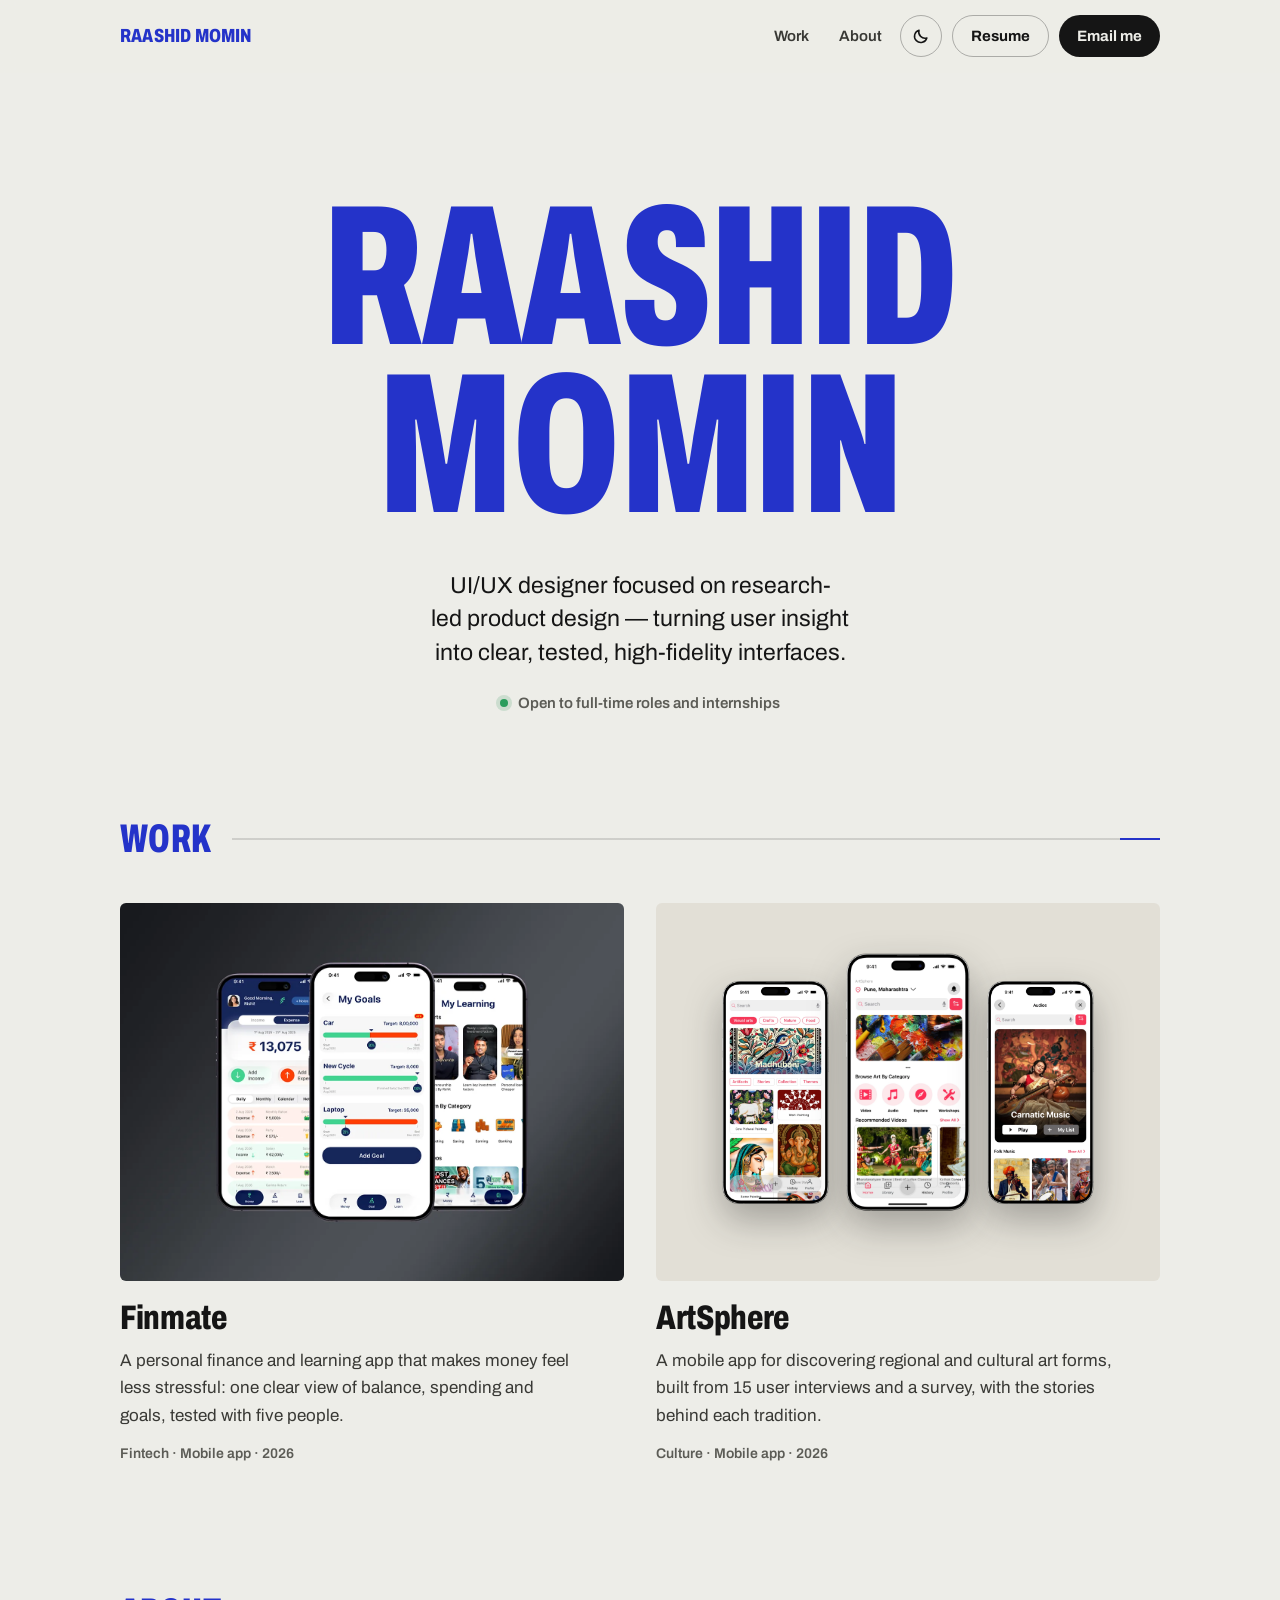
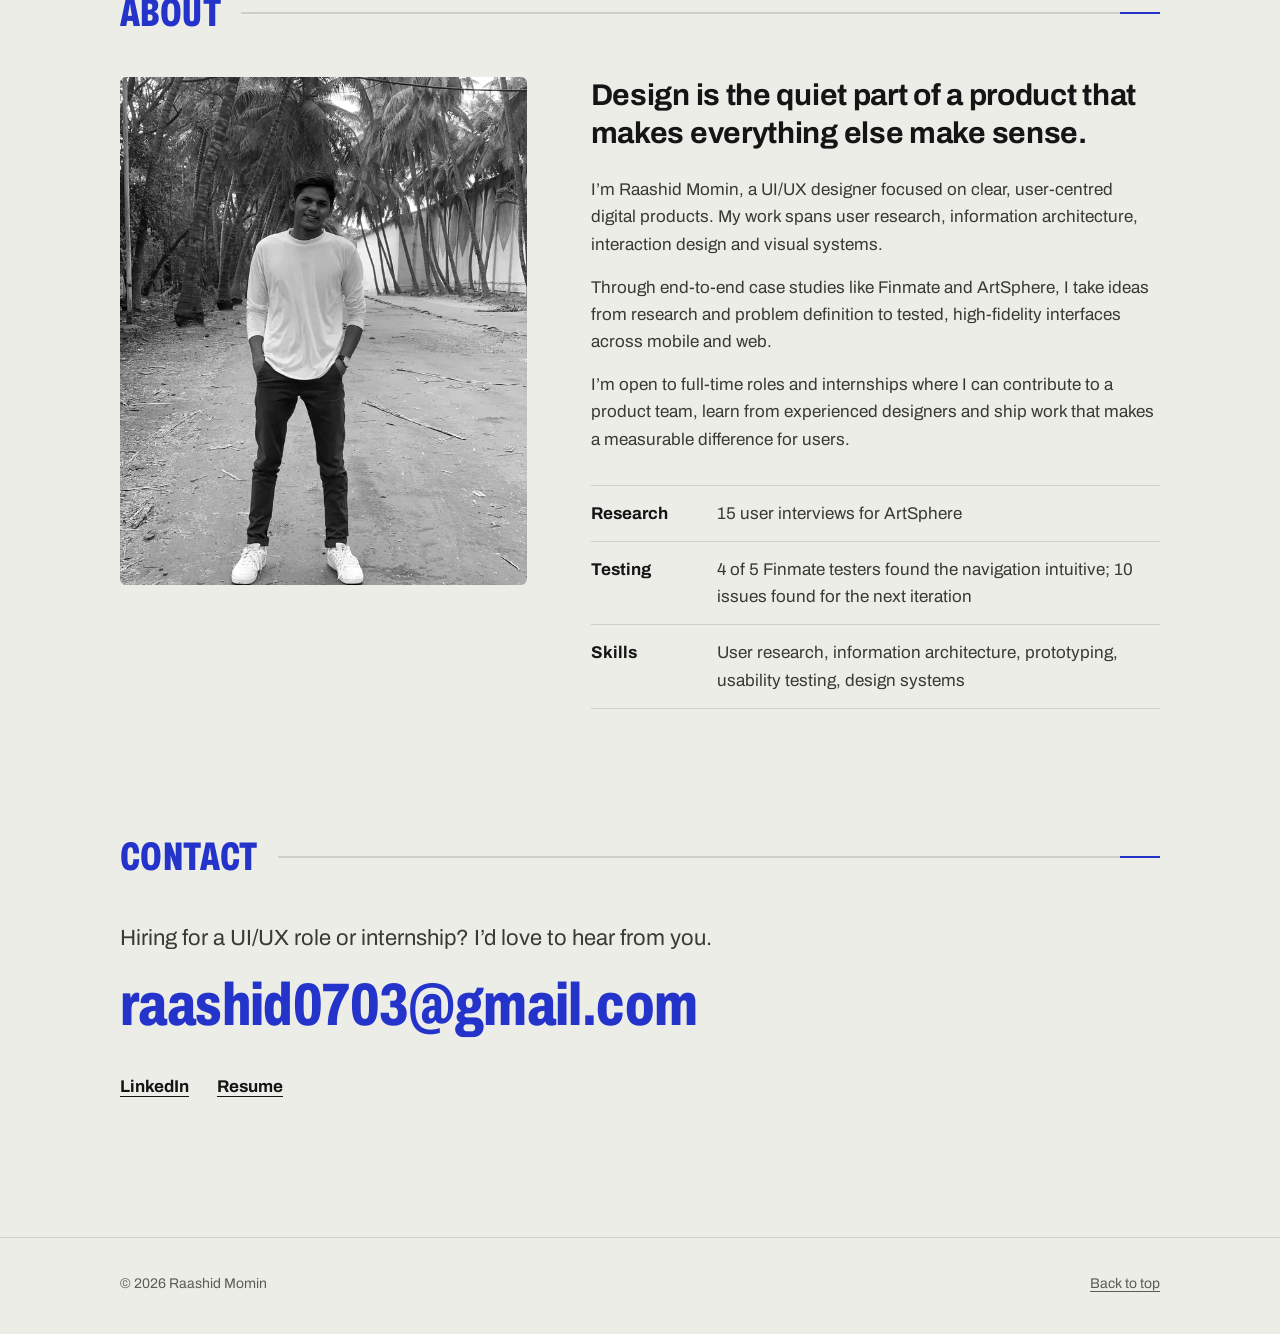
<file: index.html>
<!doctype html>
<html lang="en">
<head>
<meta charset="utf-8">
<meta name="viewport" content="width=device-width, initial-scale=1, viewport-fit=cover">
<title>Raashid Momin — UI/UX Designer</title>
<script>try{var t=localStorage.getItem("rm-theme");if(t==="dark")document.documentElement.setAttribute("data-theme","dark")}catch(e){}</script>
<meta name="description" content="UI/UX designer focused on research-led product design. Case studies: Finmate, a personal finance app, and ArtSphere, an app for discovering regional art.">
<meta name="author" content="Raashid Momin">
<meta name="theme-color" content="#edede8">
<link rel="canonical" href="https://raashid07.github.io/Raashids-Portfolio/">
<meta property="og:type" content="website">
<meta property="og:site_name" content="Raashid Momin">
<meta property="og:title" content="Raashid Momin — UI/UX Designer">
<meta property="og:description" content="UI/UX designer focused on research-led product design. Case studies: Finmate and ArtSphere.">
<meta property="og:url" content="https://raashid07.github.io/Raashids-Portfolio/">
<meta property="og:image" content="https://raashid07.github.io/Raashids-Portfolio/og/index.jpg">
<meta property="og:image:width" content="1200">
<meta property="og:image:height" content="630">
<meta name="twitter:card" content="summary_large_image">
<link rel="icon" href="favicon.svg" type="image/svg+xml">
<link rel="apple-touch-icon" href="apple-touch-icon.png">
<link rel="preload" href="assets/fonts/archivo.woff2" as="font" type="font/woff2" crossorigin>
<link rel="stylesheet" href="site.css">
</head>
<body>
<a class="skip" href="#main">Skip to content</a>

<header class="top" id="top">
  <div class="top-in">
    <a class="mark" href="#top" aria-label="Raashid Momin, back to top">Raashid Momin</a>
    <nav class="top-nav" aria-label="Main">
      <a href="#work">Work</a>
      <a href="#about">About</a>
      <button type="button" class="theme-btn" data-theme-btn aria-pressed="false" aria-label="Dark mode"><svg class="i-moon" viewBox="0 0 20 20" width="18" height="18" aria-hidden="true"><path d="M16.5 12.2A7 7 0 0 1 7.800 3.500a7 7 0 1 0 8.700 8.700z" fill="none" stroke="currentColor" stroke-width="1.700" stroke-linejoin="round"/></svg><svg class="i-sun" viewBox="0 0 20 20" width="18" height="18" aria-hidden="true"><circle cx="10" cy="10" r="3.600" fill="none" stroke="currentColor" stroke-width="1.700"/><path d="M10 2v2.200M10 15.800V18M2 10h2.200M15.800 10H18M4.300 4.300l1.600 1.600M14.100 14.100l1.600 1.600M4.300 15.700l1.600-1.600M14.100 5.900l1.600-1.600" stroke="currentColor" stroke-width="1.700" stroke-linecap="round"/></svg></button>
      <a class="pill pill-line" href="https://drive.google.com/file/d/14lDuTGYT2HKwR5VAYpY5lFybtBi0XCFj/view?usp=sharing" target="_blank" rel="noopener">Resume<span class="sr"> (opens in a new tab)</span></a>
      <a class="pill pill-ink" href="mailto:raashid0703@gmail.com">Email me</a>
    </nav>
  </div>
</header>

<main id="main" tabindex="-1">
  <section class="hero col" aria-labelledby="name">
    <h1 id="name" class="name"><span>Raashid</span> <span>Momin</span></h1>
    <p class="lede">UI/UX designer focused on research-led product design — turning user insight into clear, tested, high-fidelity interfaces.</p>
    <p class="status"><span class="dot" aria-hidden="true"></span>Open to full-time roles and internships</p>
  </section>

  <section class="col block" id="work" aria-labelledby="work-h">
    <h2 class="rule-h" id="work-h">Work</h2>
    <div class="grid">
      <article class="proj">
        <a class="cover cover-fin" href="finmate.html" aria-labelledby="fin-t" aria-describedby="fin-d">
          <img src="assets/finmate-hifi-hero.webp" alt="" width="1399" height="1002" fetchpriority="high" decoding="async">
          <span class="peek" aria-hidden="true">View case study <svg viewBox="0 0 16 16" width="14" height="14"><path d="M4.5 11.5l7-7M6 4.5h5.5V10" fill="none" stroke="currentColor" stroke-width="1.8" stroke-linecap="round" stroke-linejoin="round"/></svg></span>
        </a>
        <div class="proj-txt">
          <h3 id="fin-t"><a href="finmate.html">Finmate</a></h3>
          <p id="fin-d">A personal finance and learning app that makes money feel less stressful: one clear view of balance, spending and goals, tested with five people.</p>
          <p class="tags">Fintech · Mobile app · 2026</p>
        </div>
      </article>
      <article class="proj">
        <a class="cover cover-as" href="artsphere.html" aria-labelledby="as-t" aria-describedby="as-d">
          <span class="phones">
            <img src="assets/as-mock-explore.webp" alt="" width="720" height="1492" decoding="async">
            <img src="assets/as-mock-home.webp" alt="" width="720" height="1492" decoding="async">
            <img src="assets/as-mock-audio.webp" alt="" width="720" height="1492" decoding="async">
          </span>
          <span class="peek" aria-hidden="true">View case study <svg viewBox="0 0 16 16" width="14" height="14"><path d="M4.5 11.5l7-7M6 4.5h5.5V10" fill="none" stroke="currentColor" stroke-width="1.8" stroke-linecap="round" stroke-linejoin="round"/></svg></span>
        </a>
        <div class="proj-txt">
          <h3 id="as-t"><a href="artsphere.html">ArtSphere</a></h3>
          <p id="as-d">A mobile app for discovering regional and cultural art forms, built from 15 user interviews and a survey, with the stories behind each tradition.</p>
          <p class="tags">Culture · Mobile app · 2026</p>
        </div>
      </article>
    </div>
  </section>

  <section class="col block" id="about" aria-labelledby="about-h">
    <h2 class="rule-h" id="about-h">About</h2>
    <div class="about">
      <img class="portrait" src="assets/raashid-portrait.webp" alt="Raashid Momin" width="640" height="853" loading="lazy" decoding="async">
      <div class="about-txt">
        <p class="big">Design is the quiet part of a product that makes everything else make sense.</p>
        <p>I’m Raashid Momin, a UI/UX designer focused on clear, user-centred digital products. My work spans user research, information architecture, interaction design and visual systems.</p>
        <p>Through end-to-end case studies like Finmate and ArtSphere, I take ideas from research and problem definition to tested, high-fidelity interfaces across mobile and web.</p>
        <p>I’m open to full-time roles and internships where I can contribute to a product team, learn from experienced designers and ship work that makes a measurable difference for users.</p>
        <dl class="facts">
          <div><dt>Research</dt><dd>15 user interviews for ArtSphere</dd></div>
          <div><dt>Testing</dt><dd>4 of 5 Finmate testers found the navigation intuitive; 10 issues found for the next iteration</dd></div>
          <div><dt>Skills</dt><dd>User research, information architecture, prototyping, usability testing, design systems</dd></div>
        </dl>
      </div>
    </div>
  </section>

  <section class="col block" id="contact" aria-labelledby="contact-h">
    <h2 class="rule-h" id="contact-h">Contact</h2>
    <p class="contact-lede">Hiring for a UI/UX role or internship? I’d love to hear from you.</p>
    <a class="mail" href="mailto:raashid0703@gmail.com">raashid0703@gmail.com</a>
    <p class="links"><a href="https://www.linkedin.com/in/mohammad-raashidmomin07/" target="_blank" rel="noopener">LinkedIn<span class="sr"> (opens in a new tab)</span></a><a href="https://drive.google.com/file/d/14lDuTGYT2HKwR5VAYpY5lFybtBi0XCFj/view?usp=sharing" target="_blank" rel="noopener">Resume<span class="sr"> (opens in a new tab)</span></a></p>
  </section>
</main>

<footer class="foot">
  <div class="col foot-in">
    <span>© 2026 Raashid Momin</span>
    <a href="#top">Back to top</a>
  </div>
</footer>
<script>(()=>{const t=document.querySelector(".top");const f=()=>t.classList.toggle("is-stuck",scrollY>8);addEventListener("scroll",f,{passive:true});f()})();</script>
<script>(()=>{const b=document.querySelector("[data-theme-btn]");if(!b)return;const r=document.documentElement;const sync=()=>{const d=r.getAttribute("data-theme")==="dark";b.setAttribute("aria-pressed",d);b.setAttribute("aria-label",d?"Light mode":"Dark mode");const m=document.querySelector('meta[name="theme-color"]');if(m)m.content=d?"#141413":"#edede8"};b.addEventListener("click",()=>{const d=r.getAttribute("data-theme")==="dark";if(d)r.removeAttribute("data-theme");else r.setAttribute("data-theme","dark");try{localStorage.setItem("rm-theme",d?"light":"dark")}catch(e){}sync()});sync()})();</script>
</body>
</html>
</file>
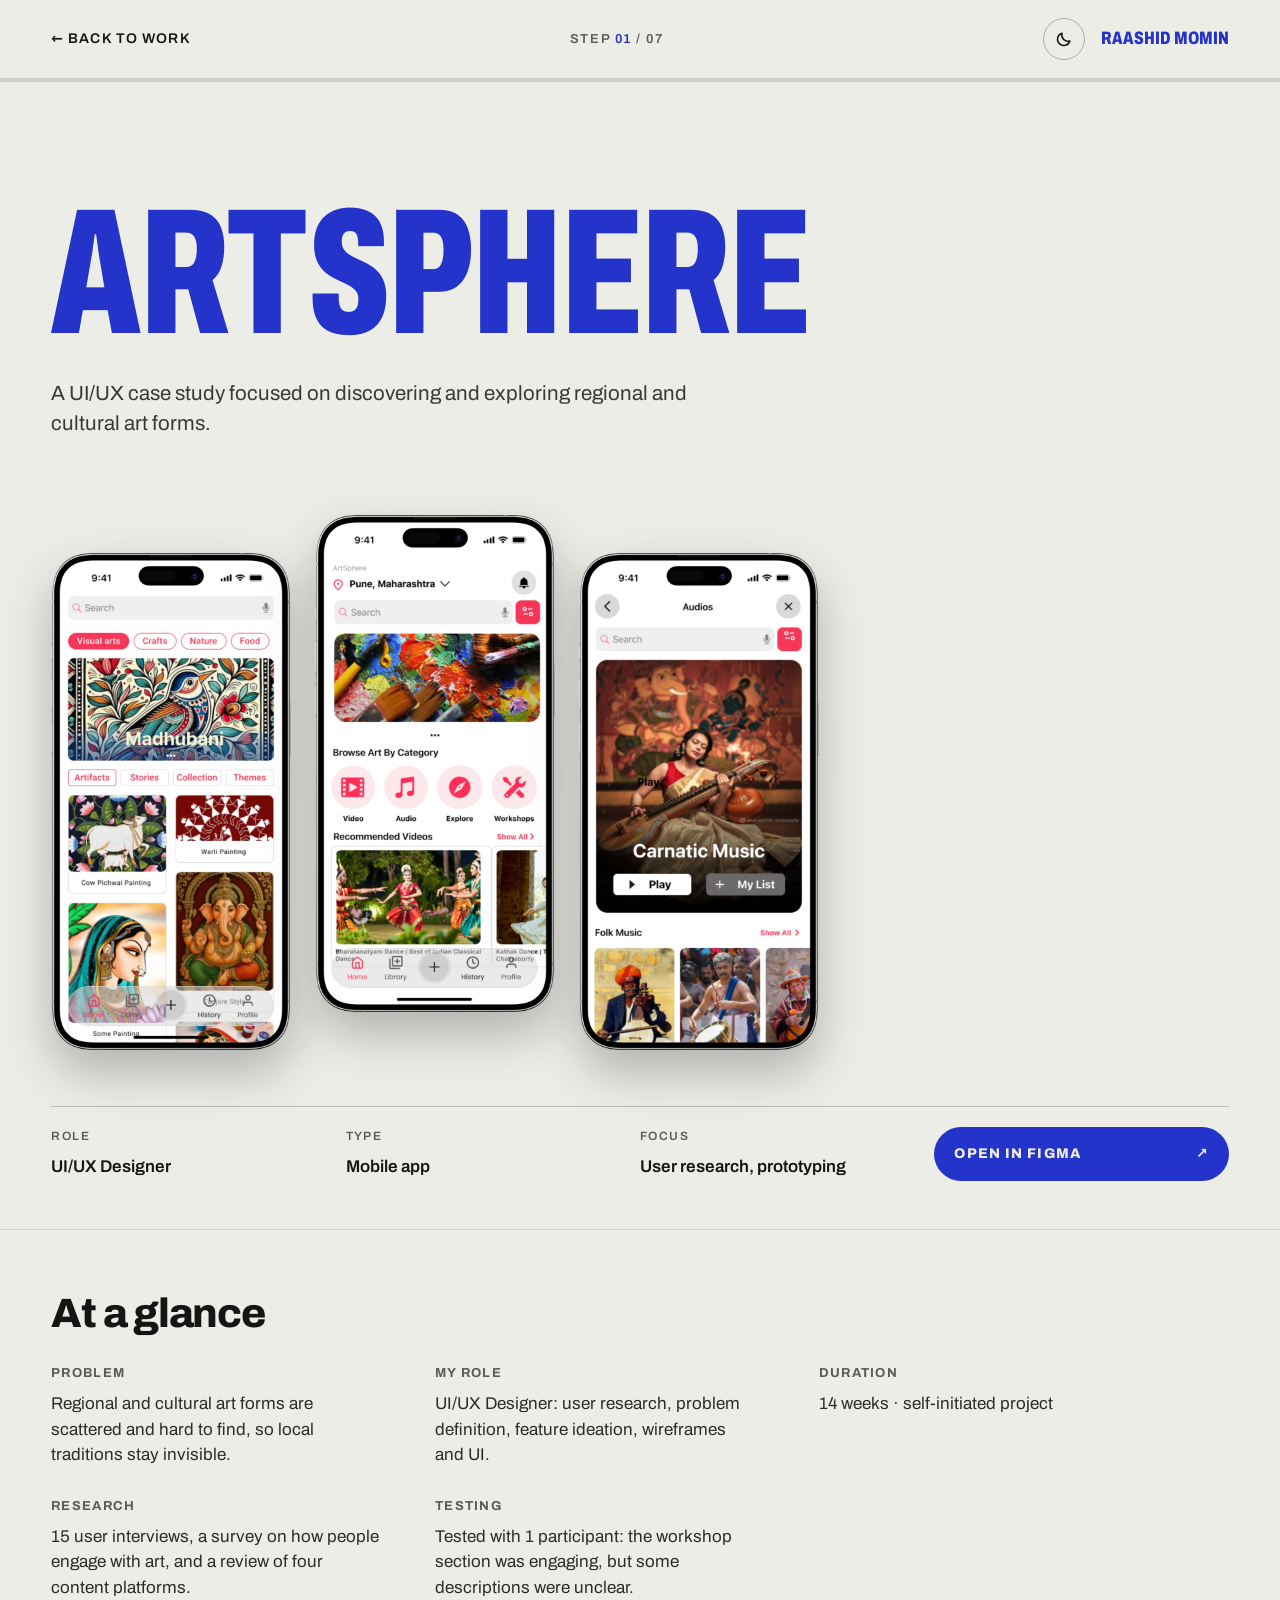
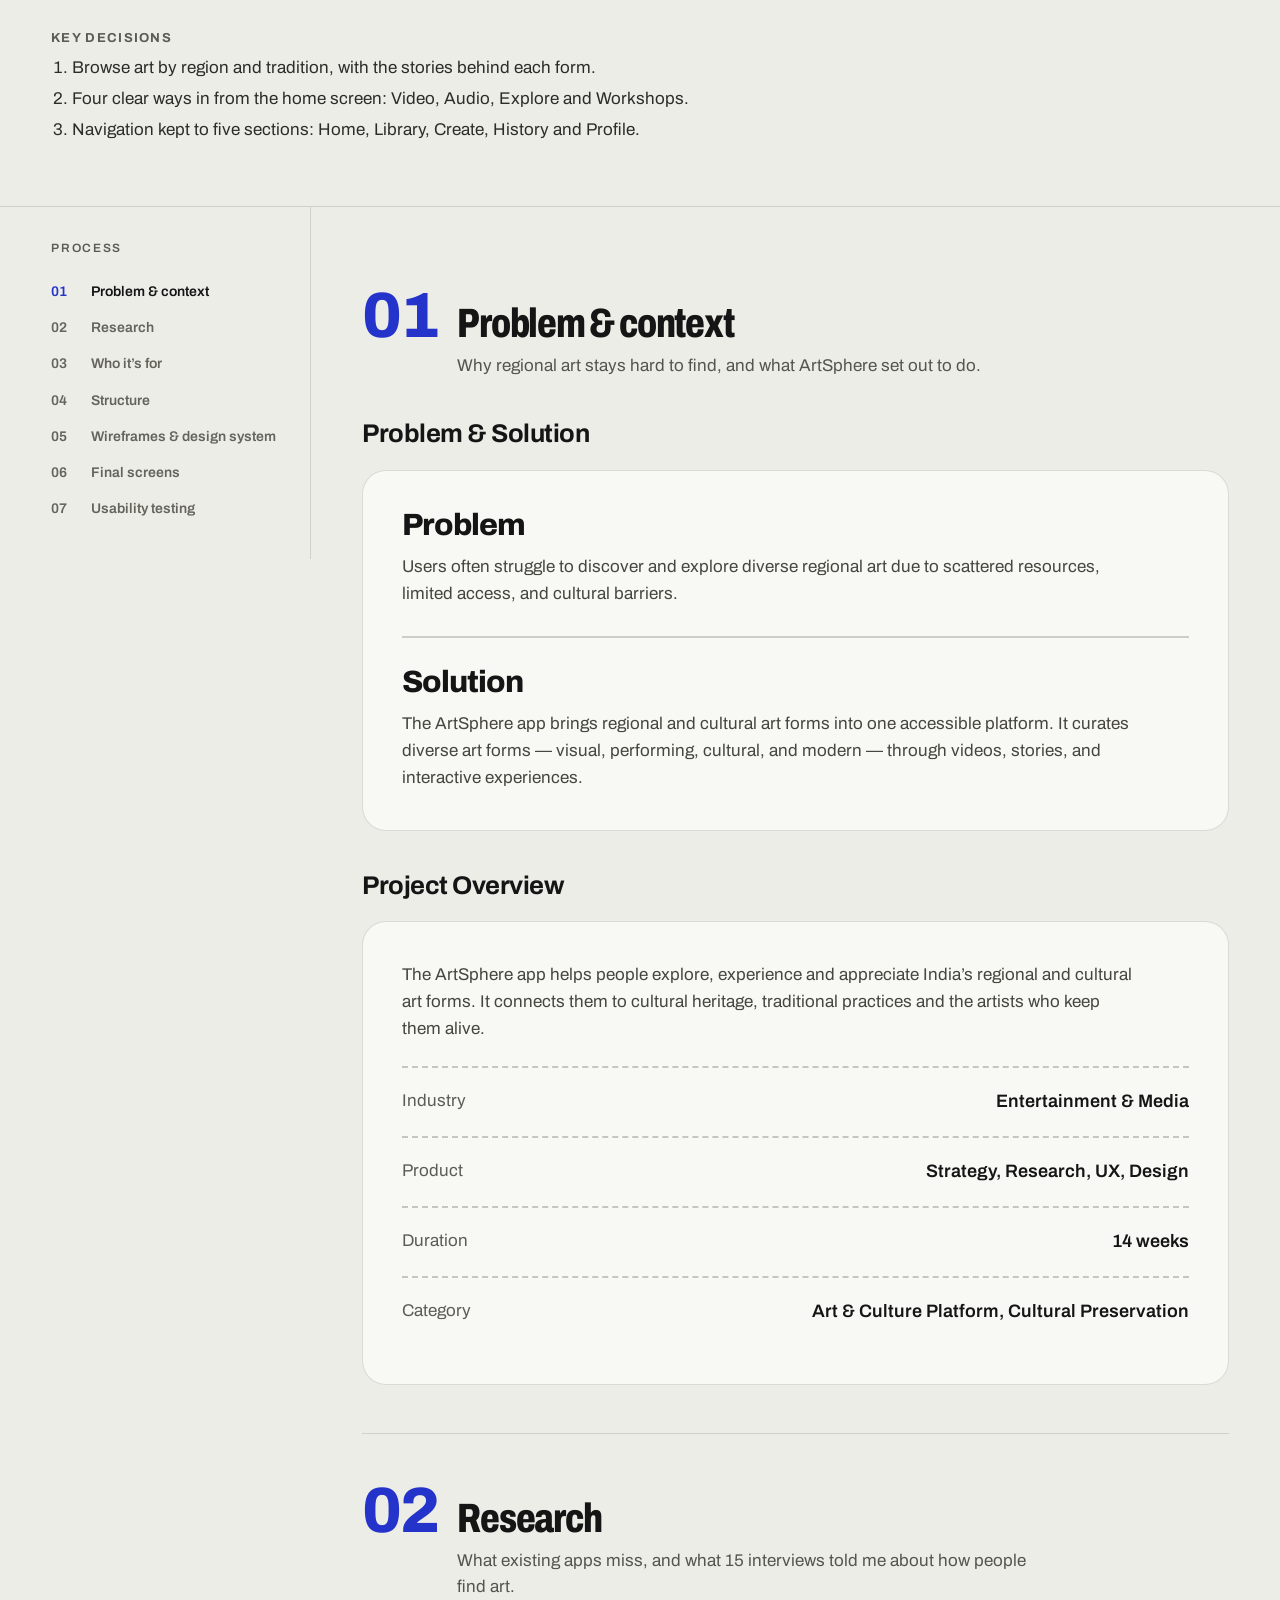
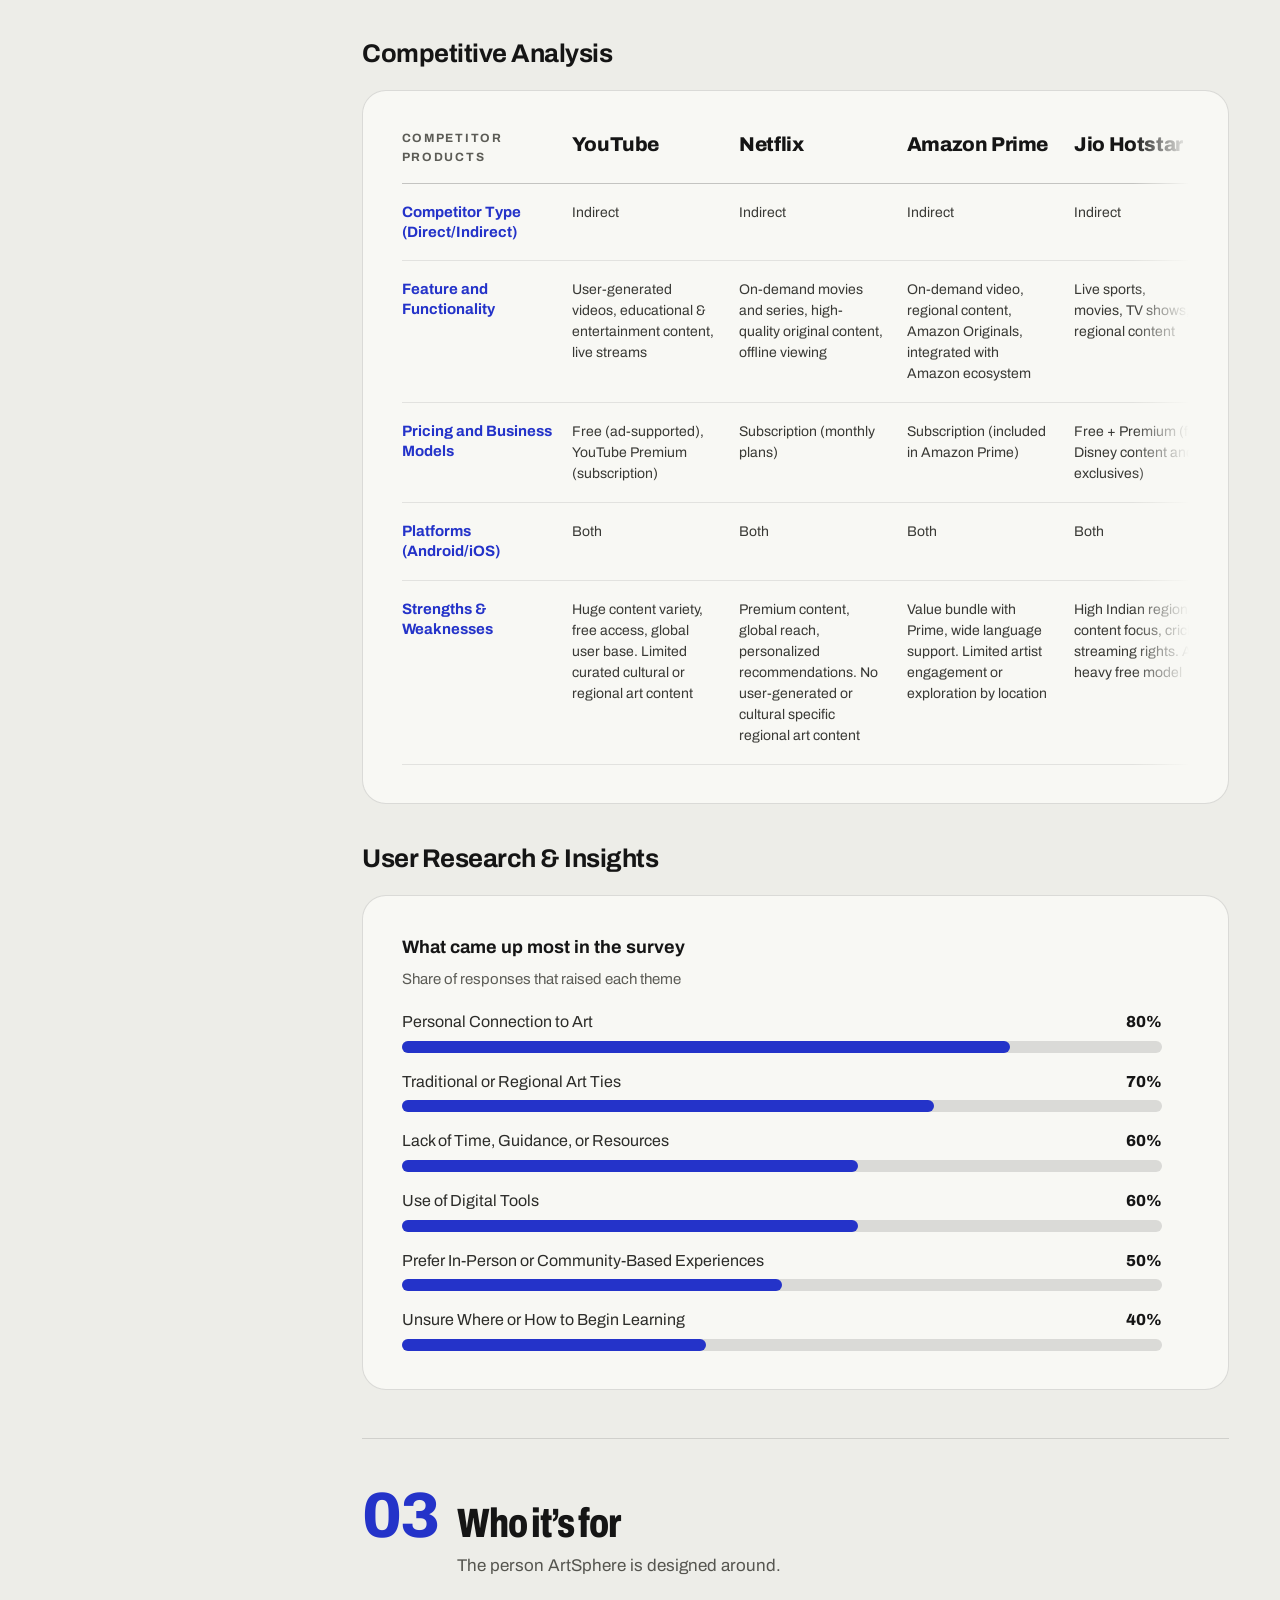
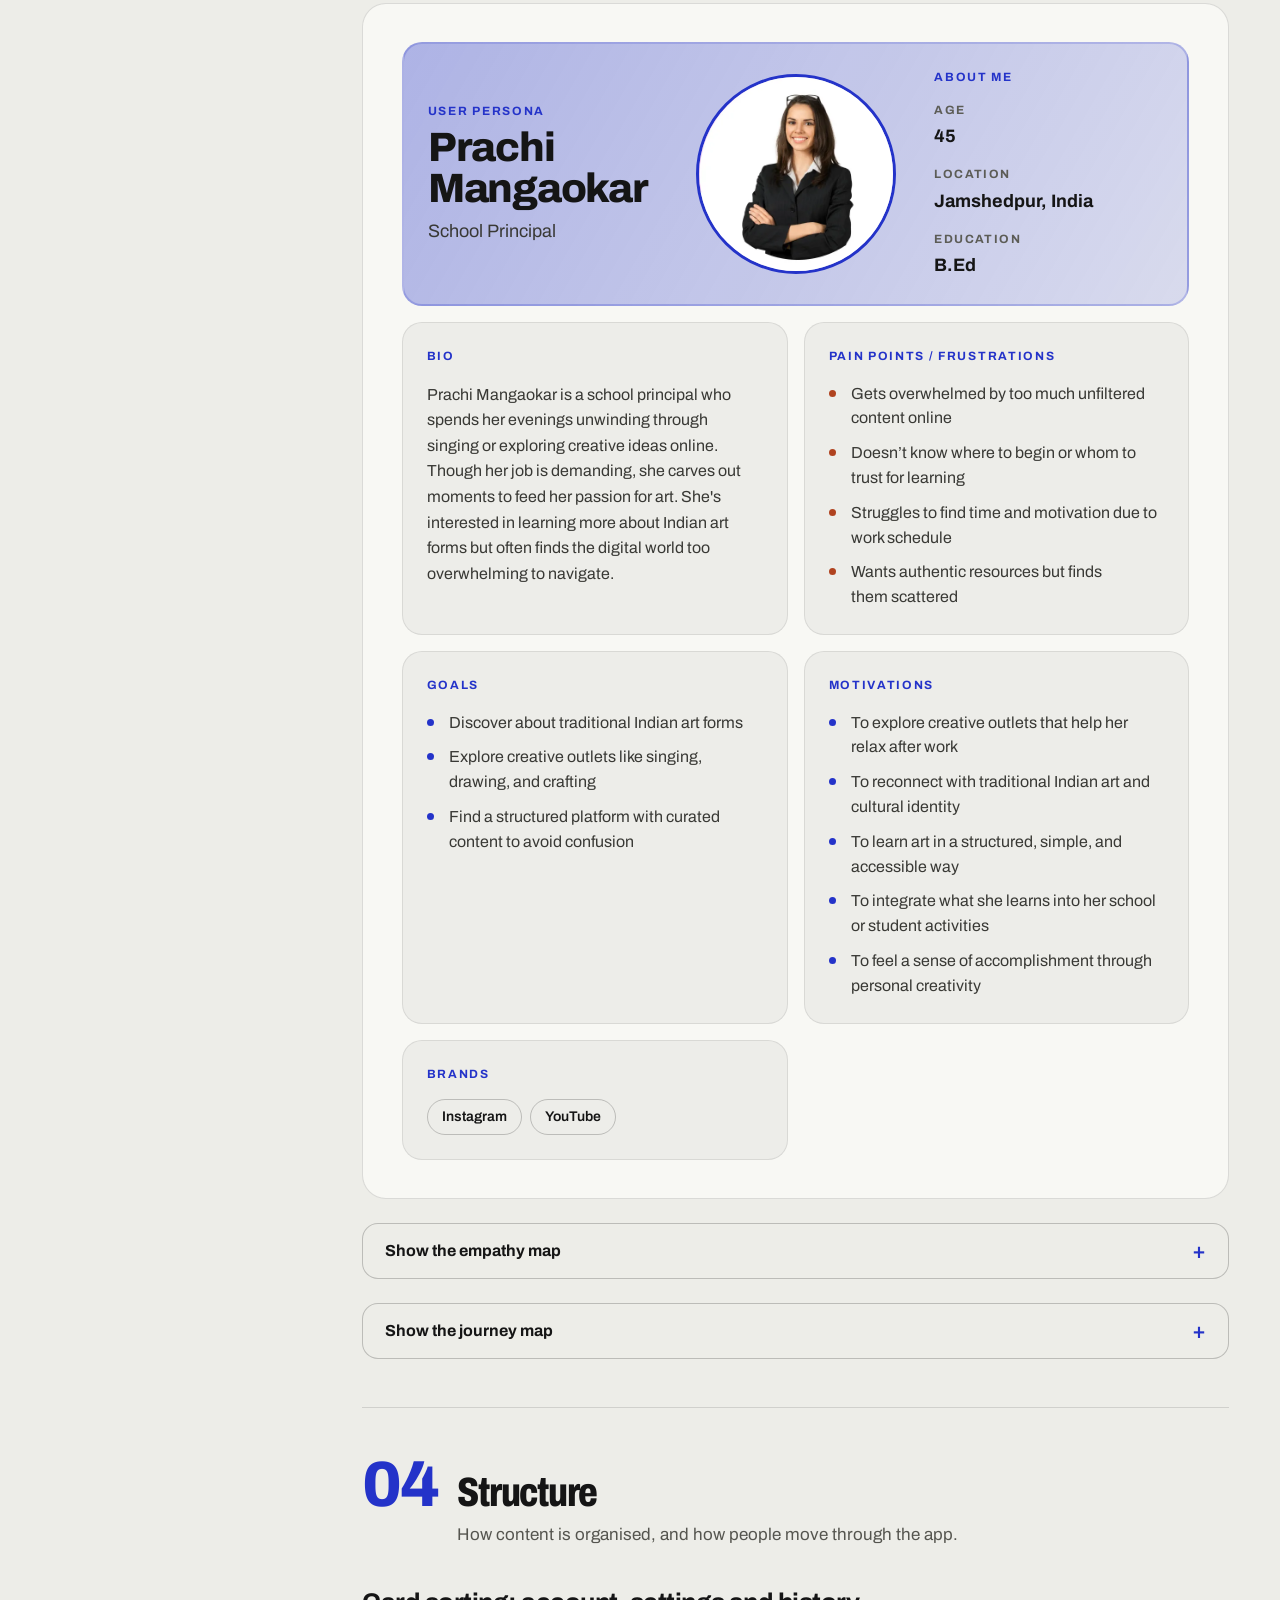
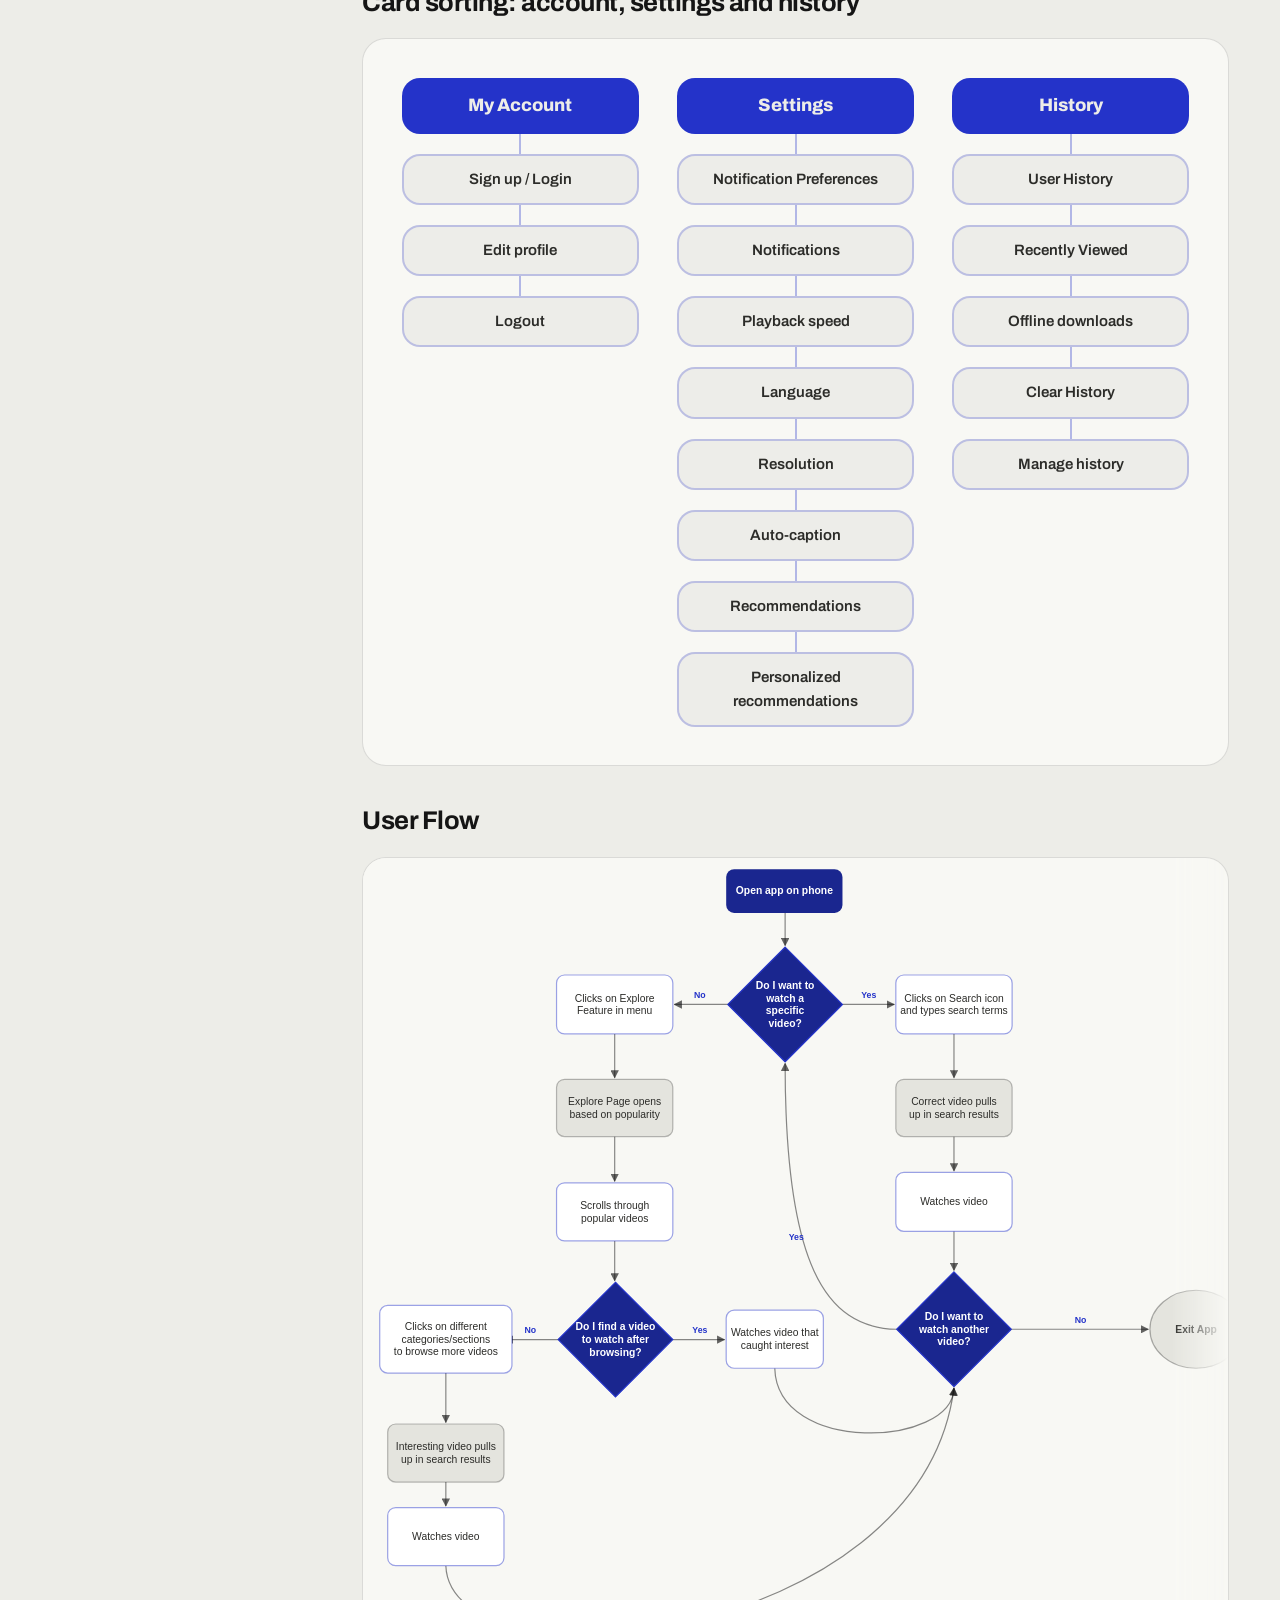
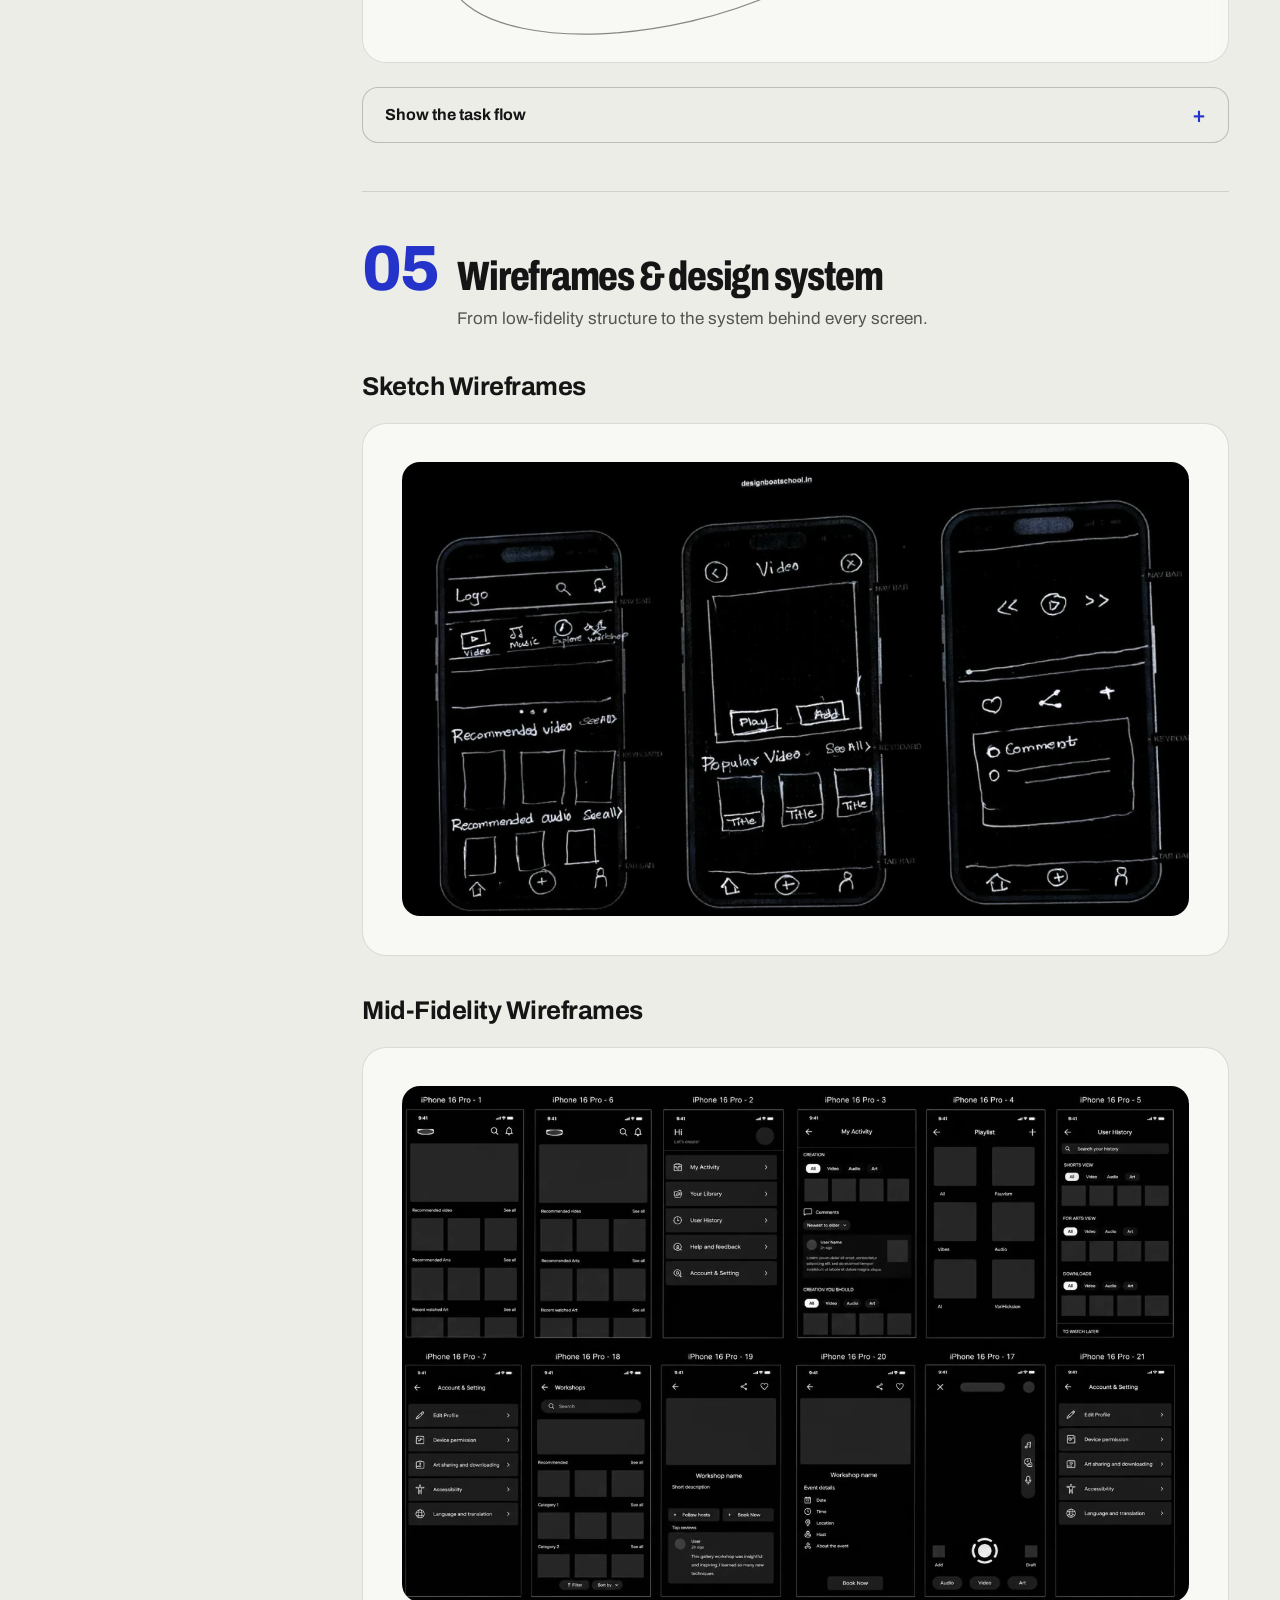
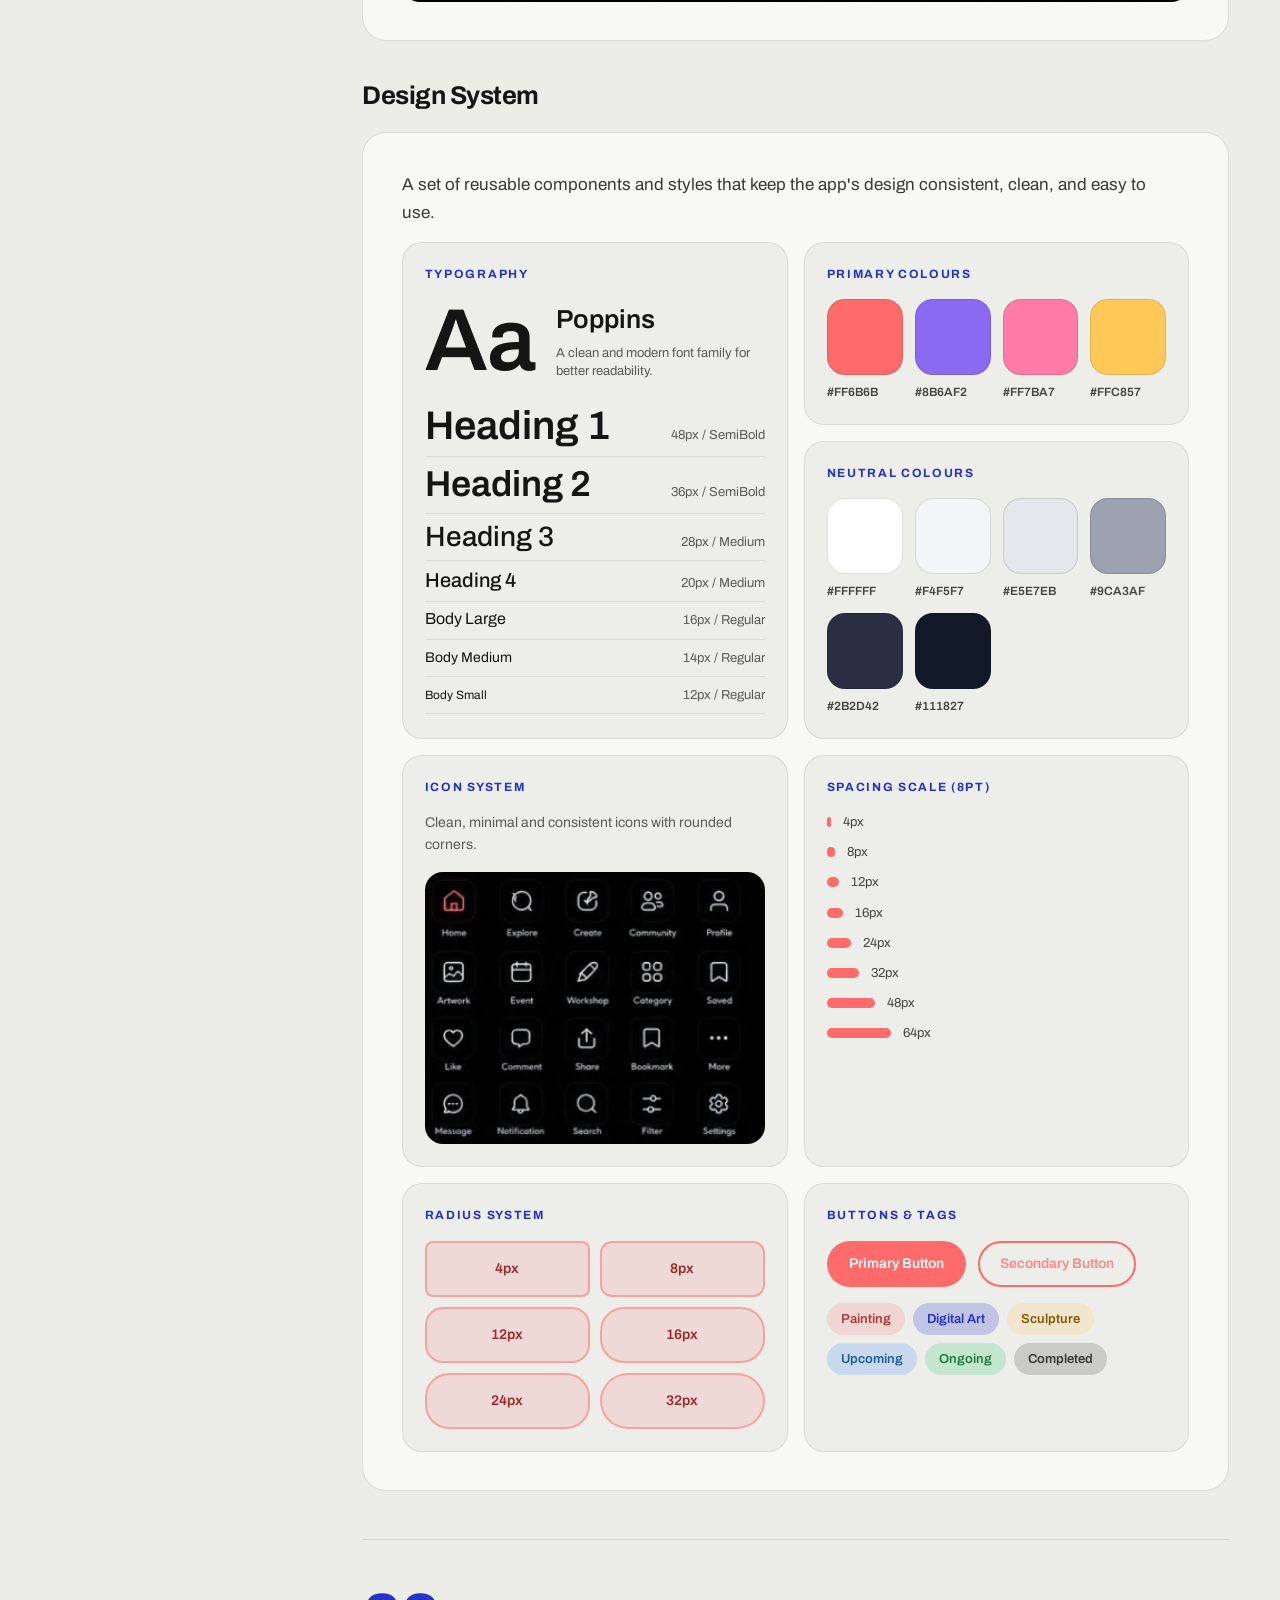
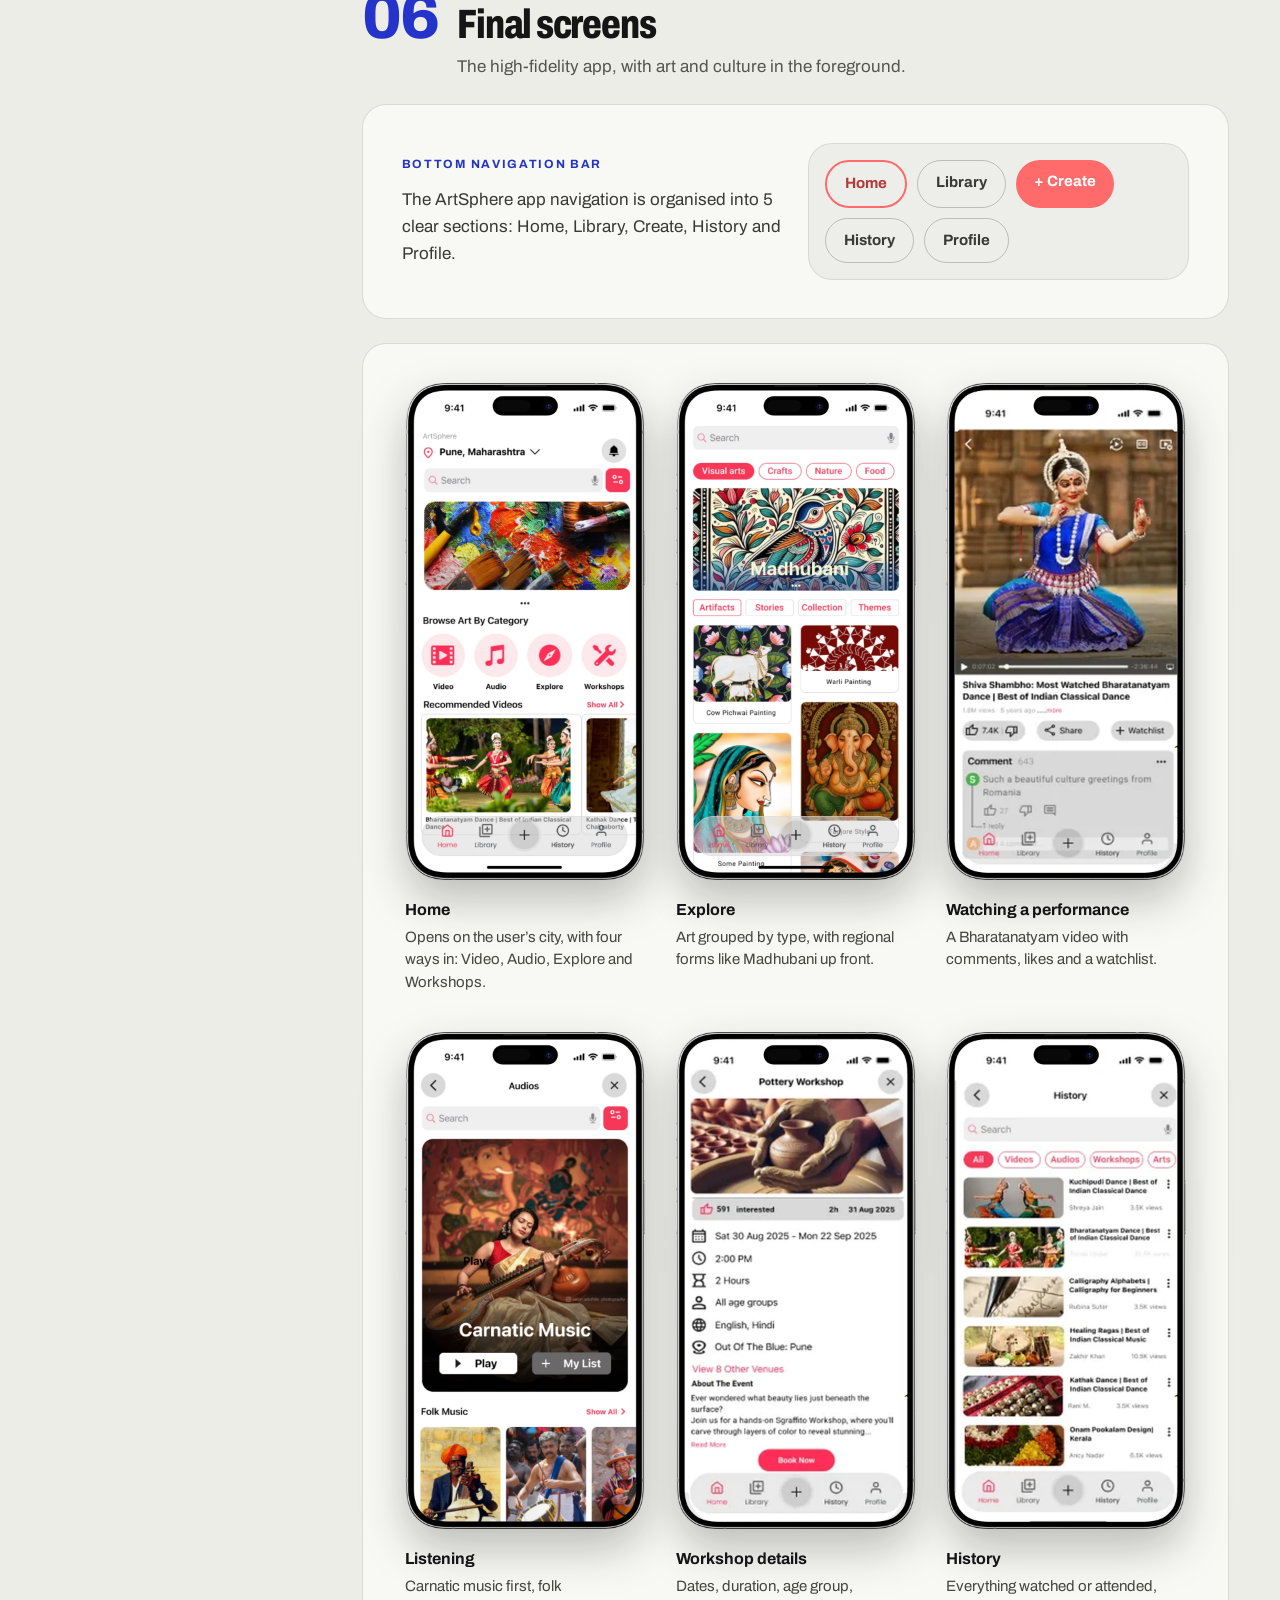
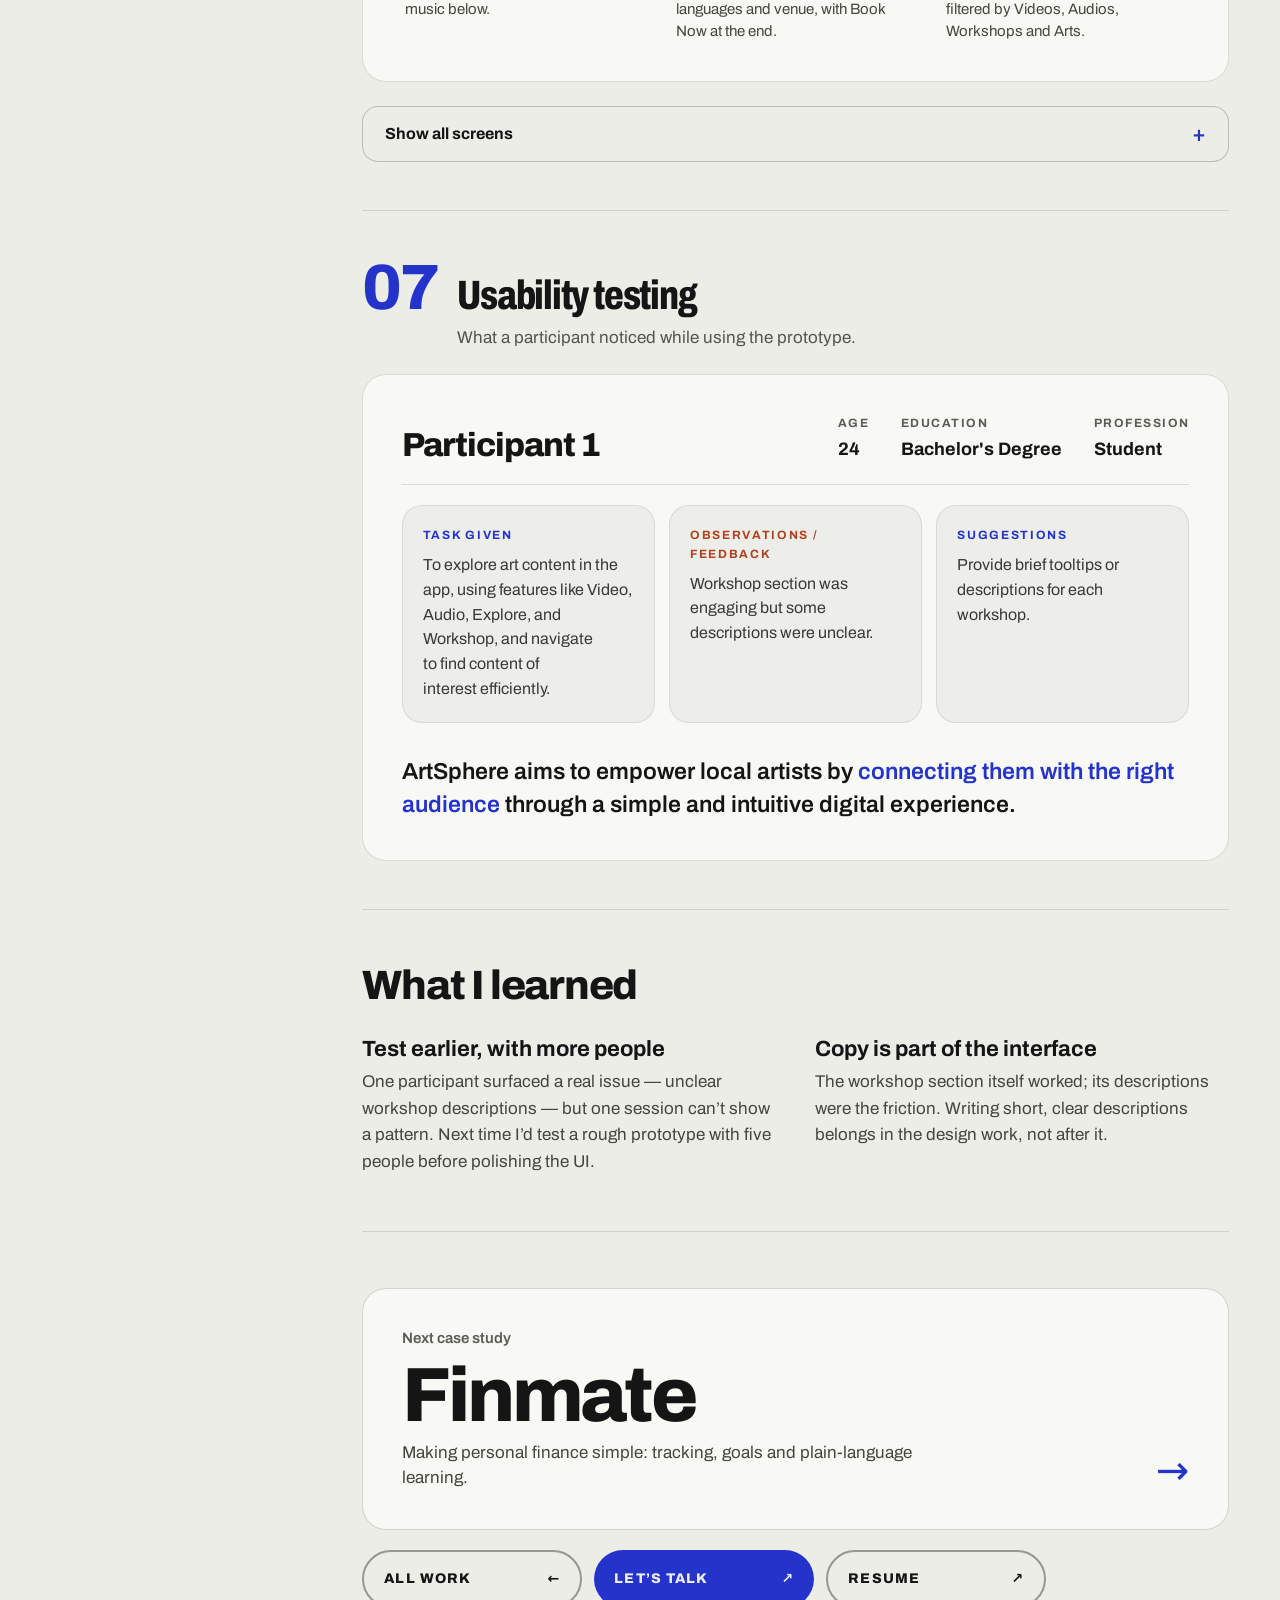
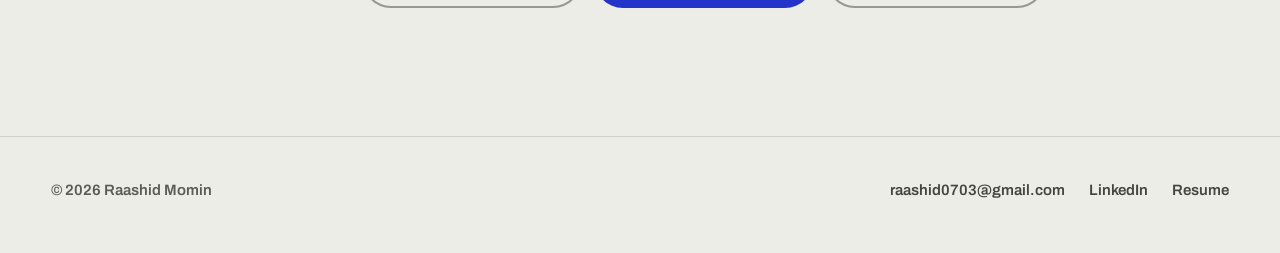
<file: Artsphere Case Study.dc.html>
<!doctype html>
<html lang="en">
<head>
<meta charset="utf-8">
<title>Moved — Raashid Momin</title>
<meta name="robots" content="noindex">
<link rel="canonical" href="https://raashid07.github.io/Raashids-Portfolio/artsphere.html">
<meta http-equiv="refresh" content="0; url=artsphere.html">
<script>location.replace('artsphere.html' + location.hash);</script>
</head>
<body style="background:#07060a;color:#f3f2f2;font-family:system-ui,sans-serif;padding:24px">
<p>This page has moved to <a href="artsphere.html" style="color:#b9a4ff">artsphere.html</a>.</p>
</body>
</html>
</file>
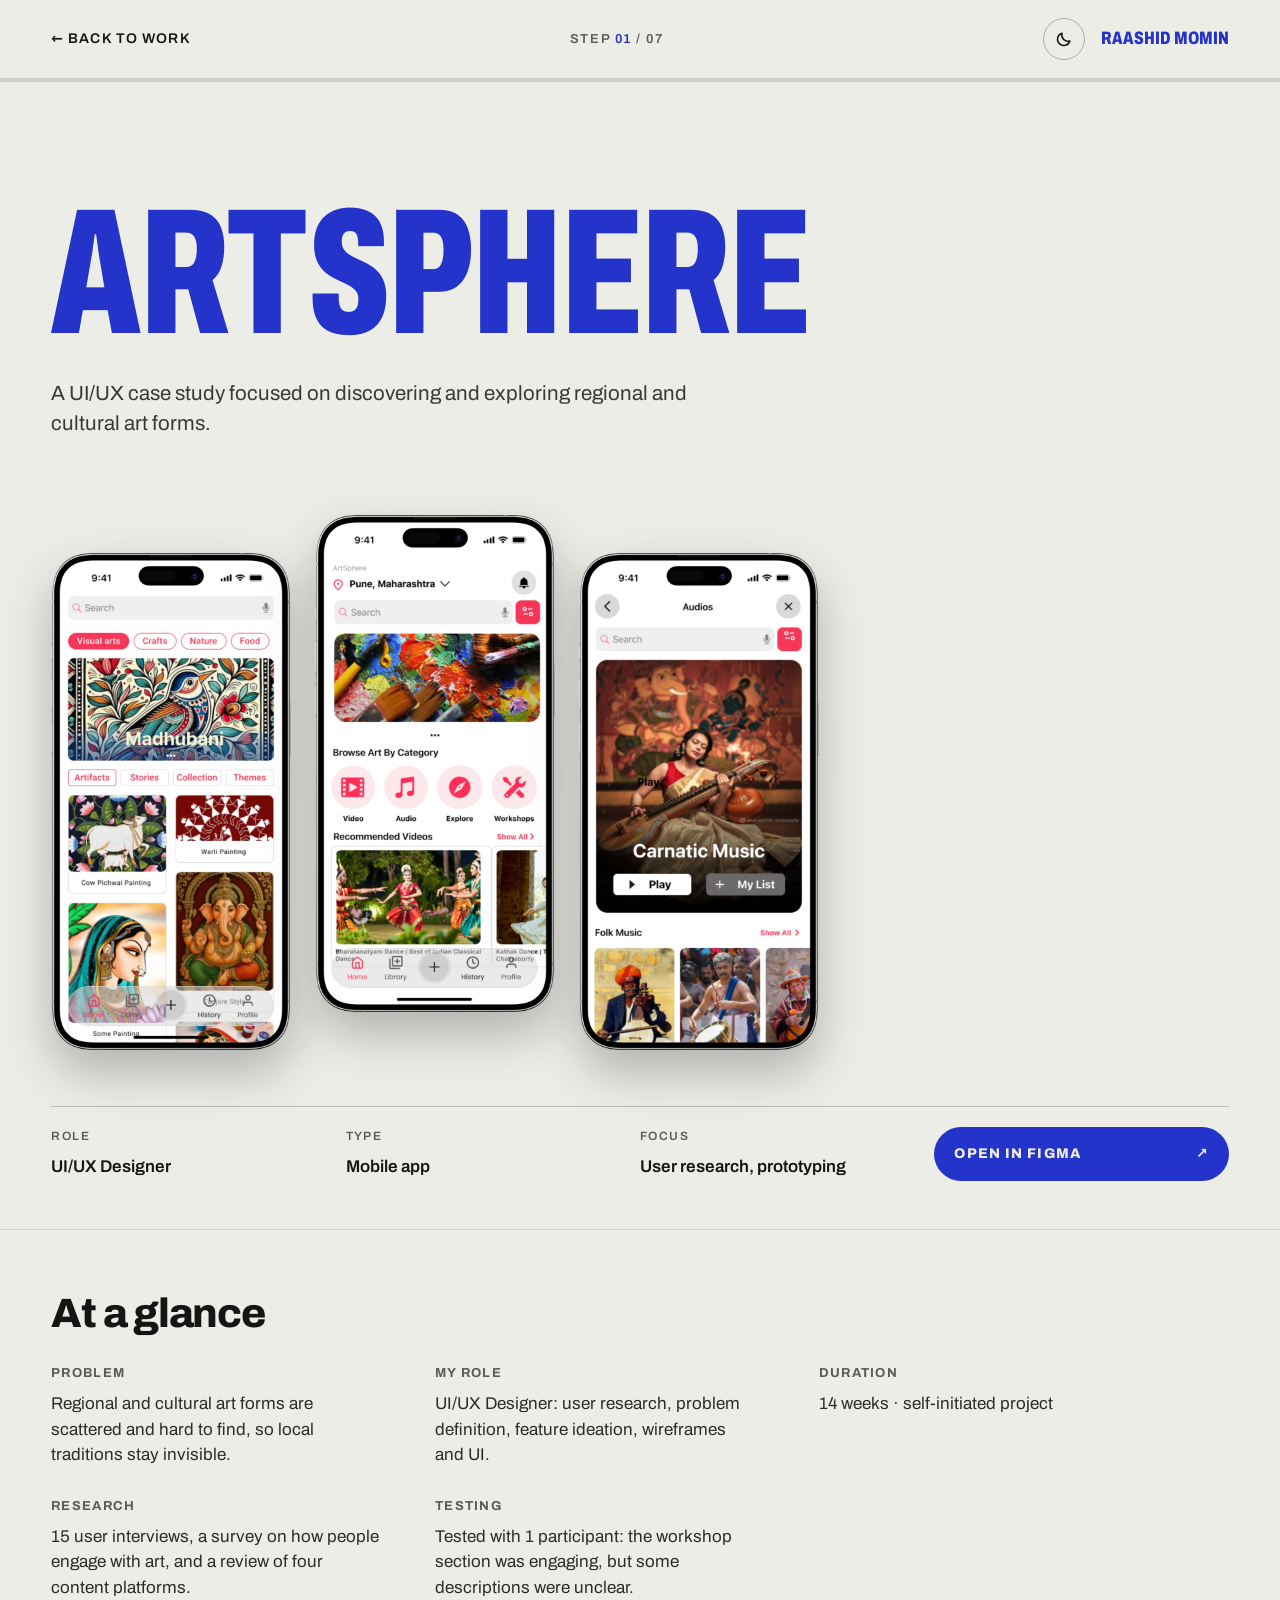
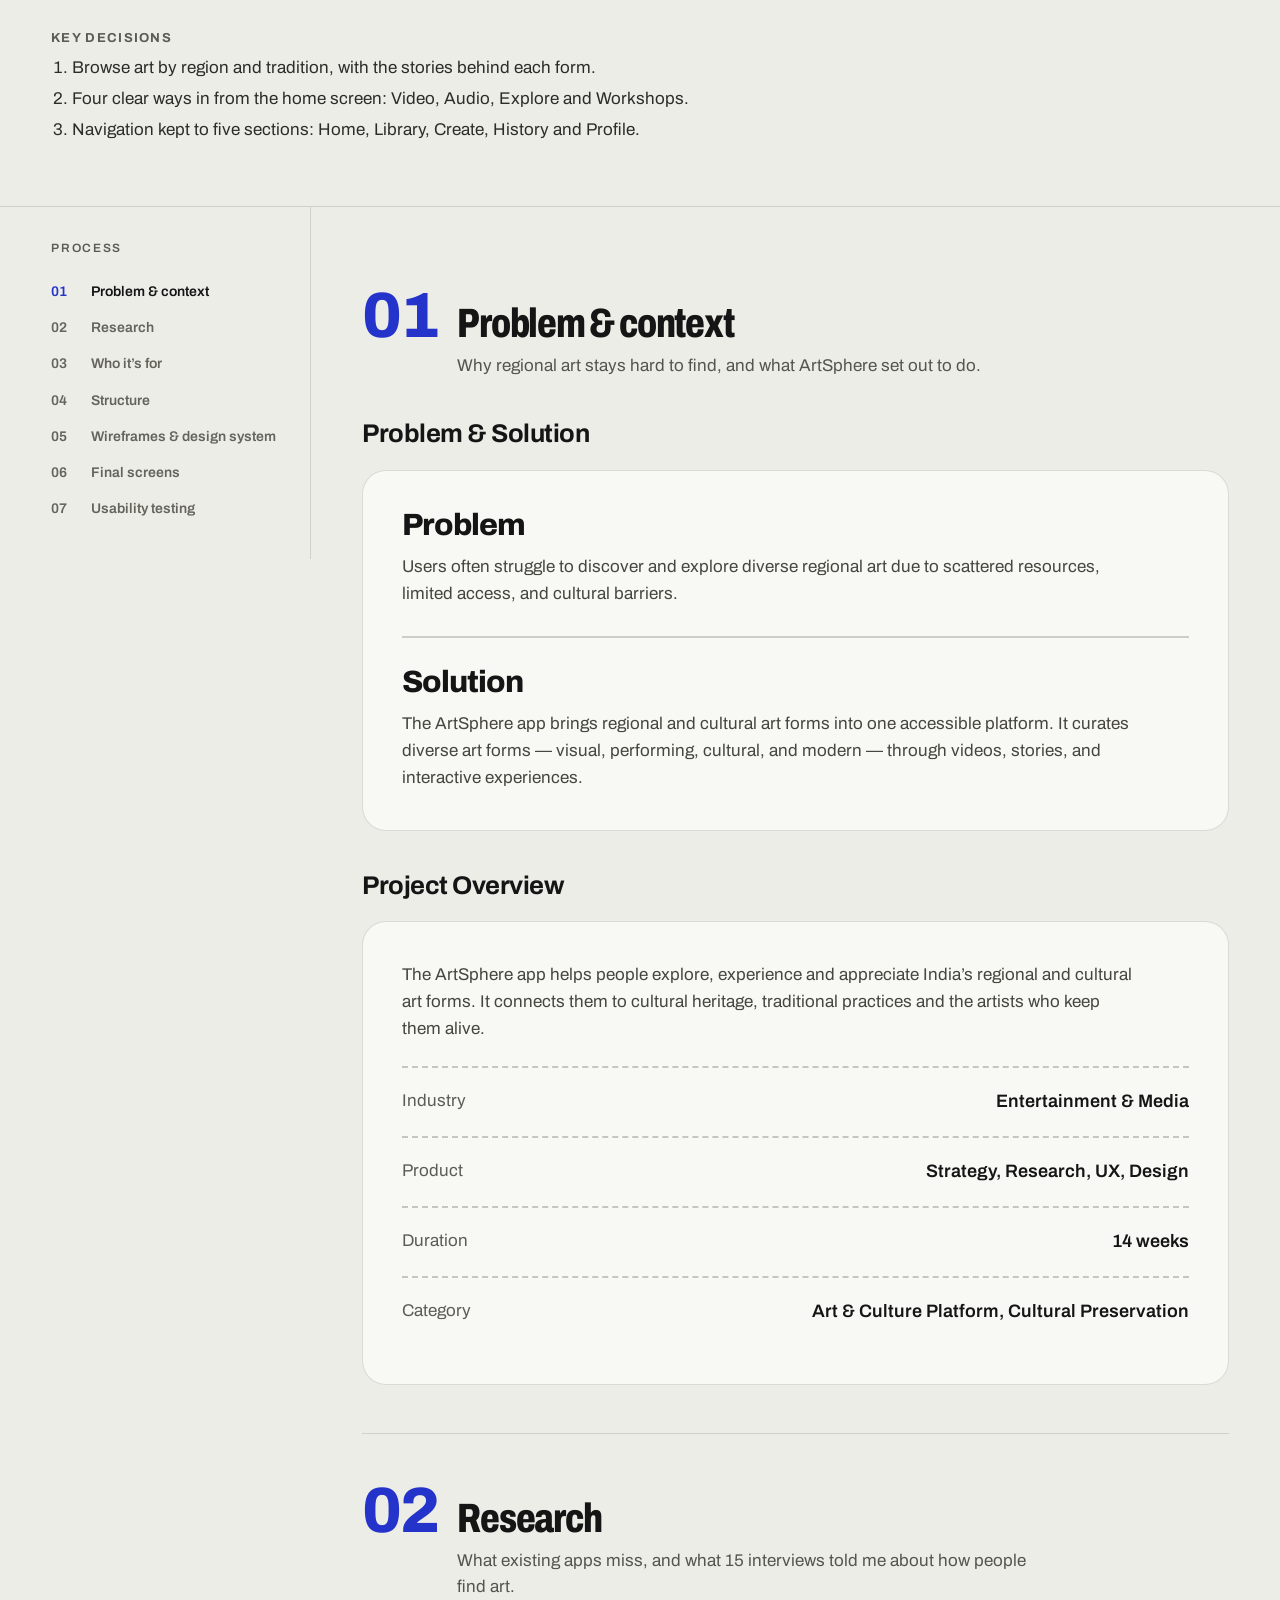
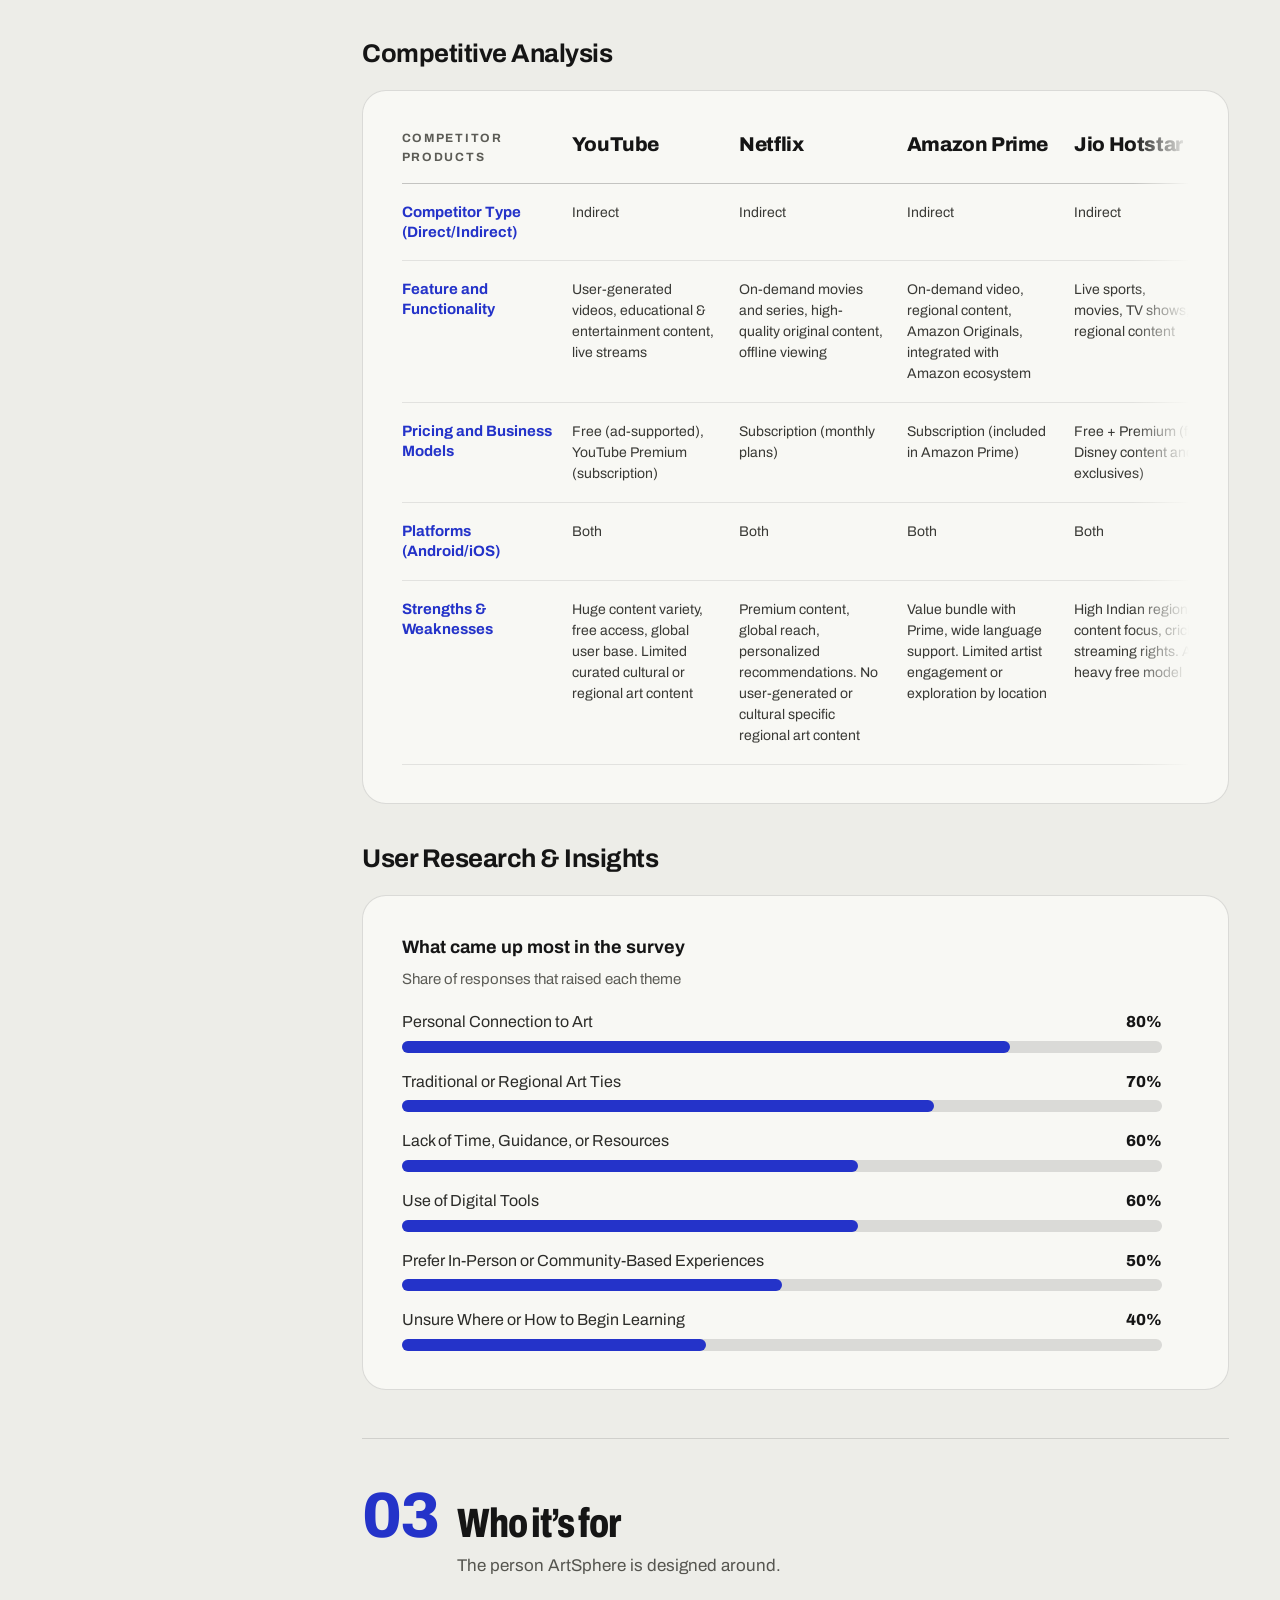
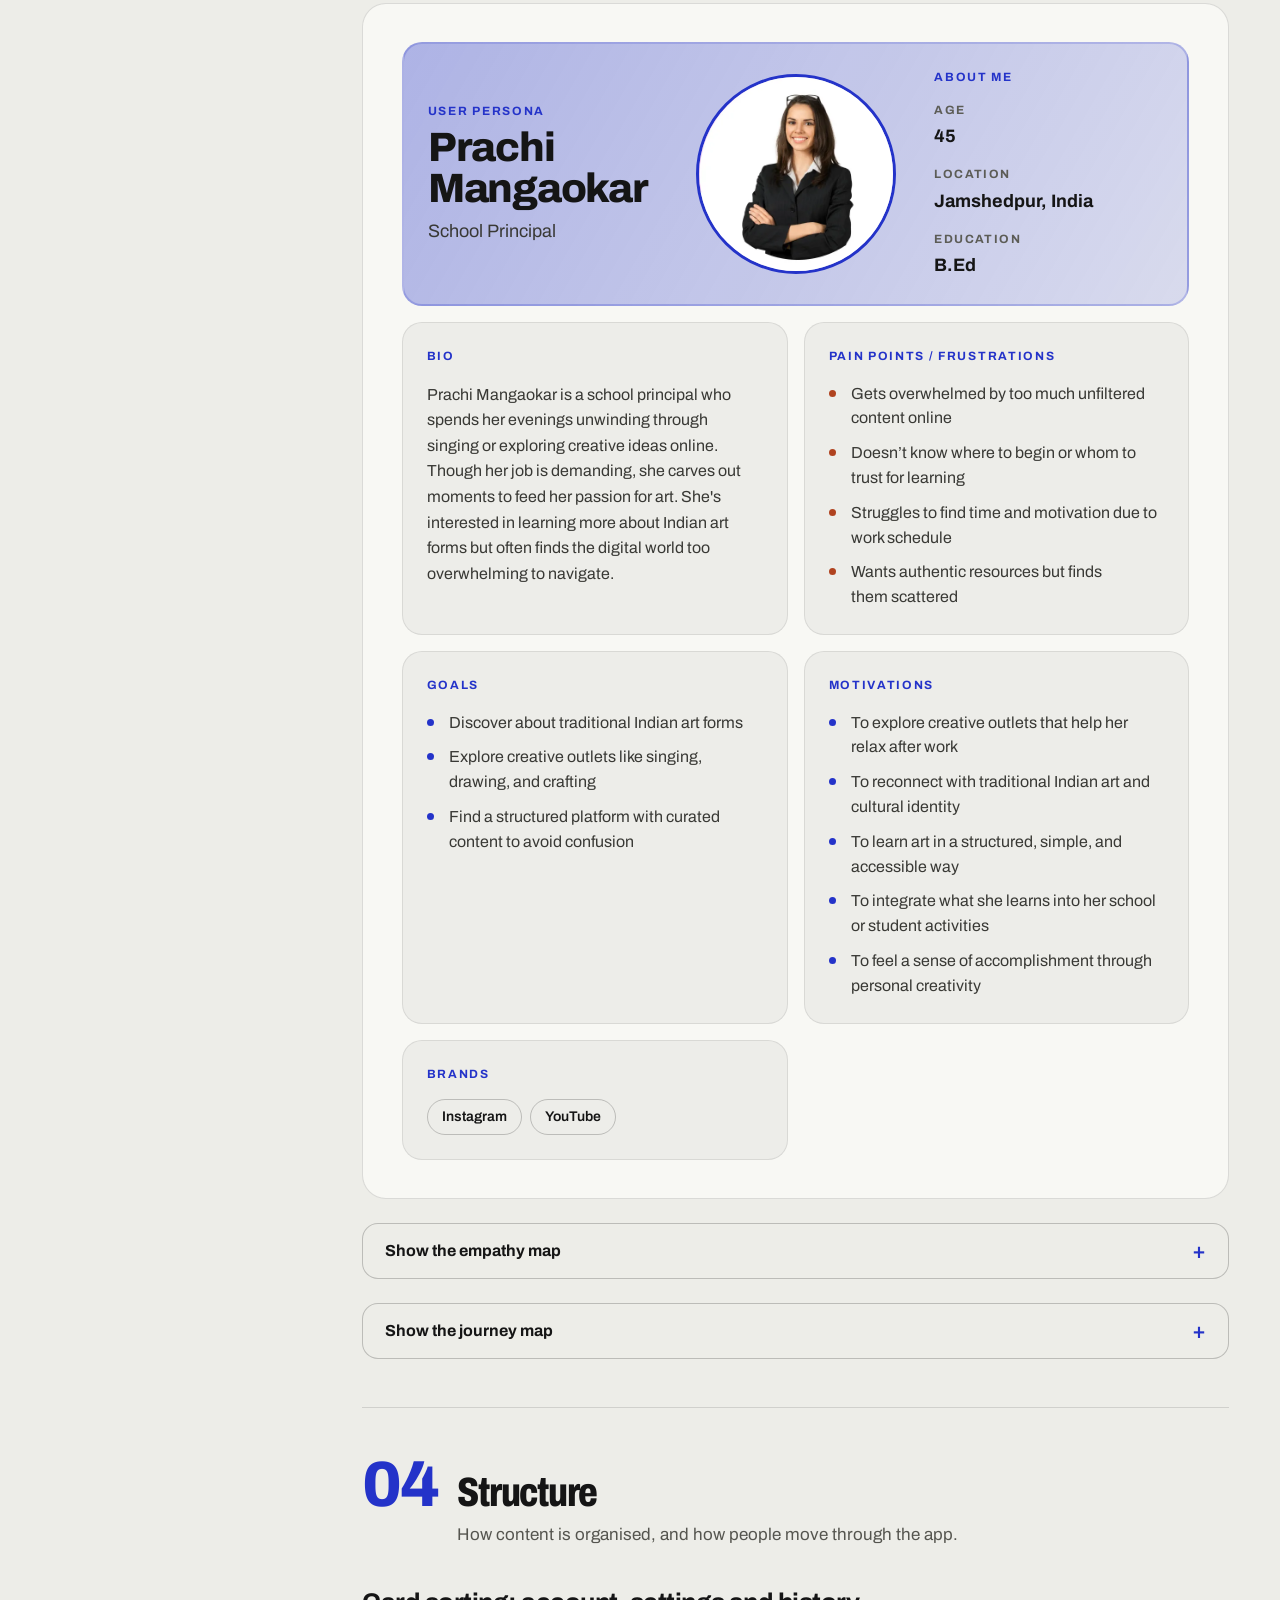
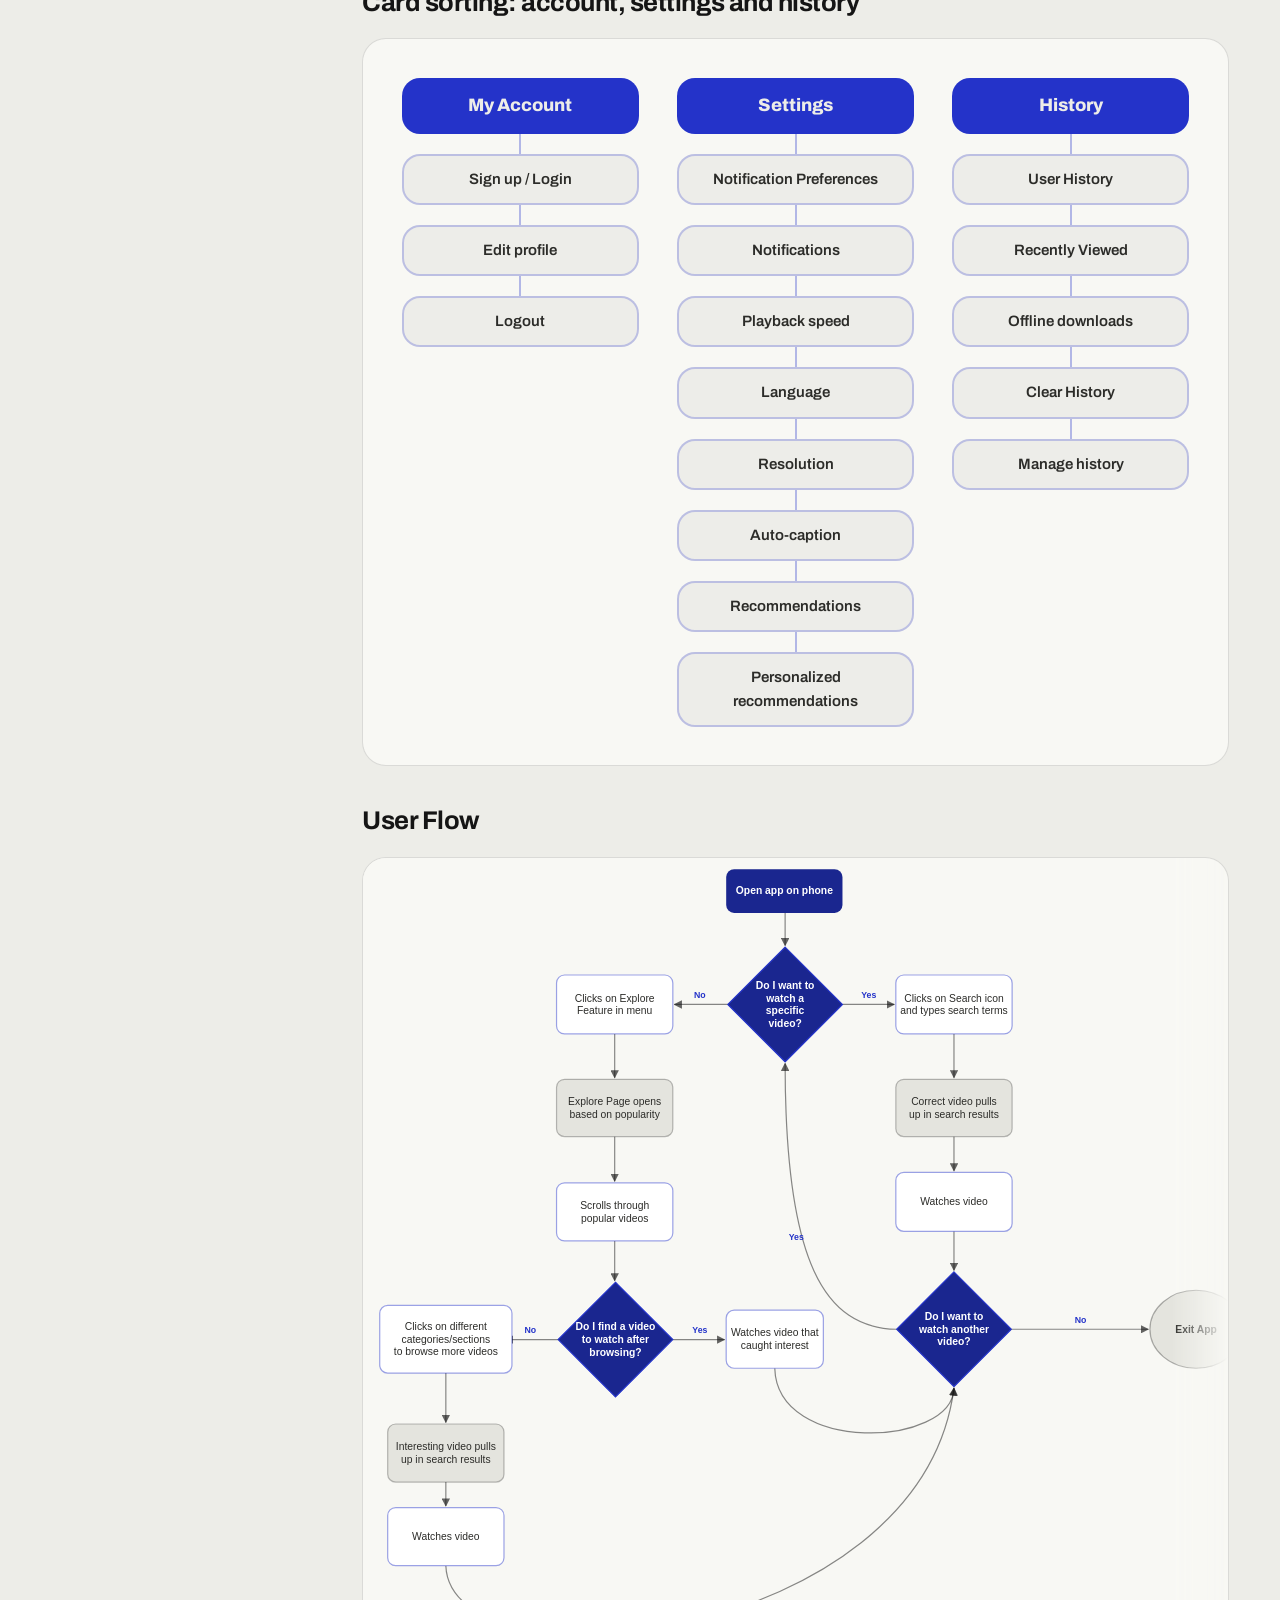
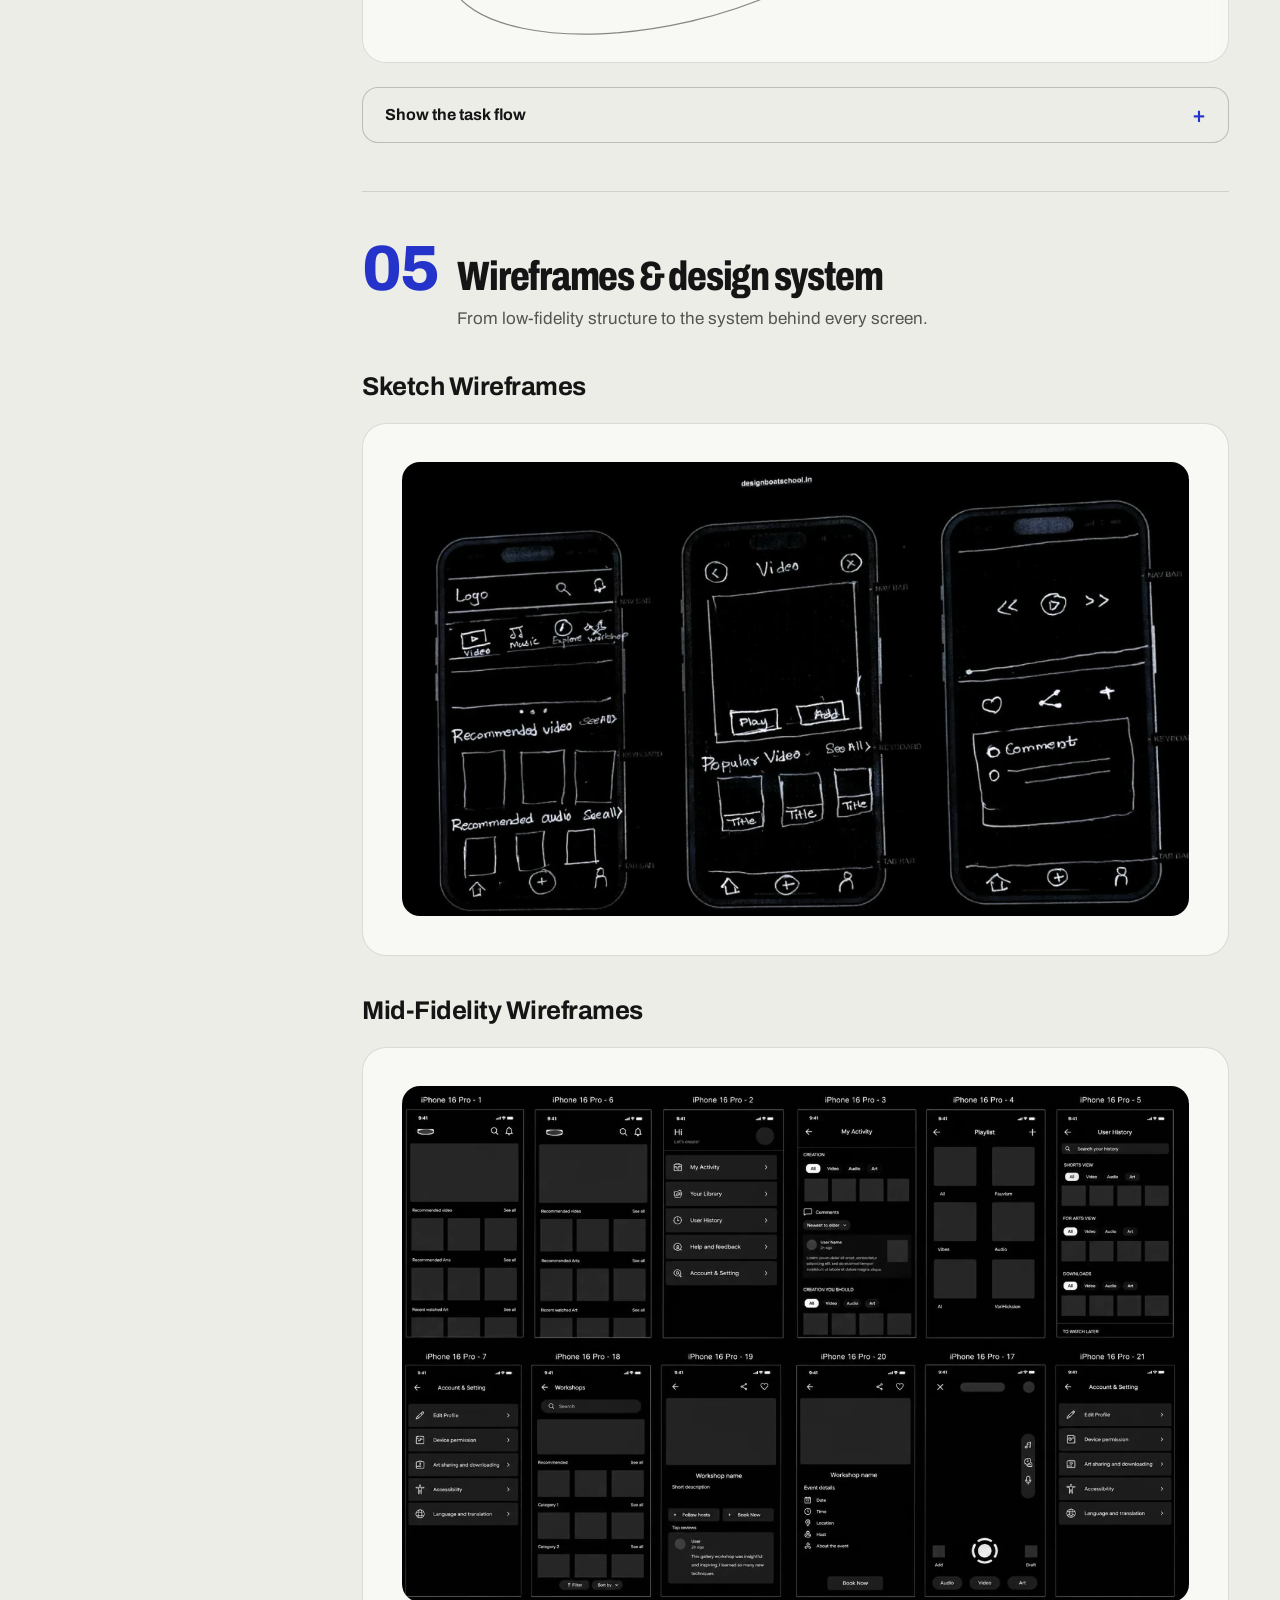
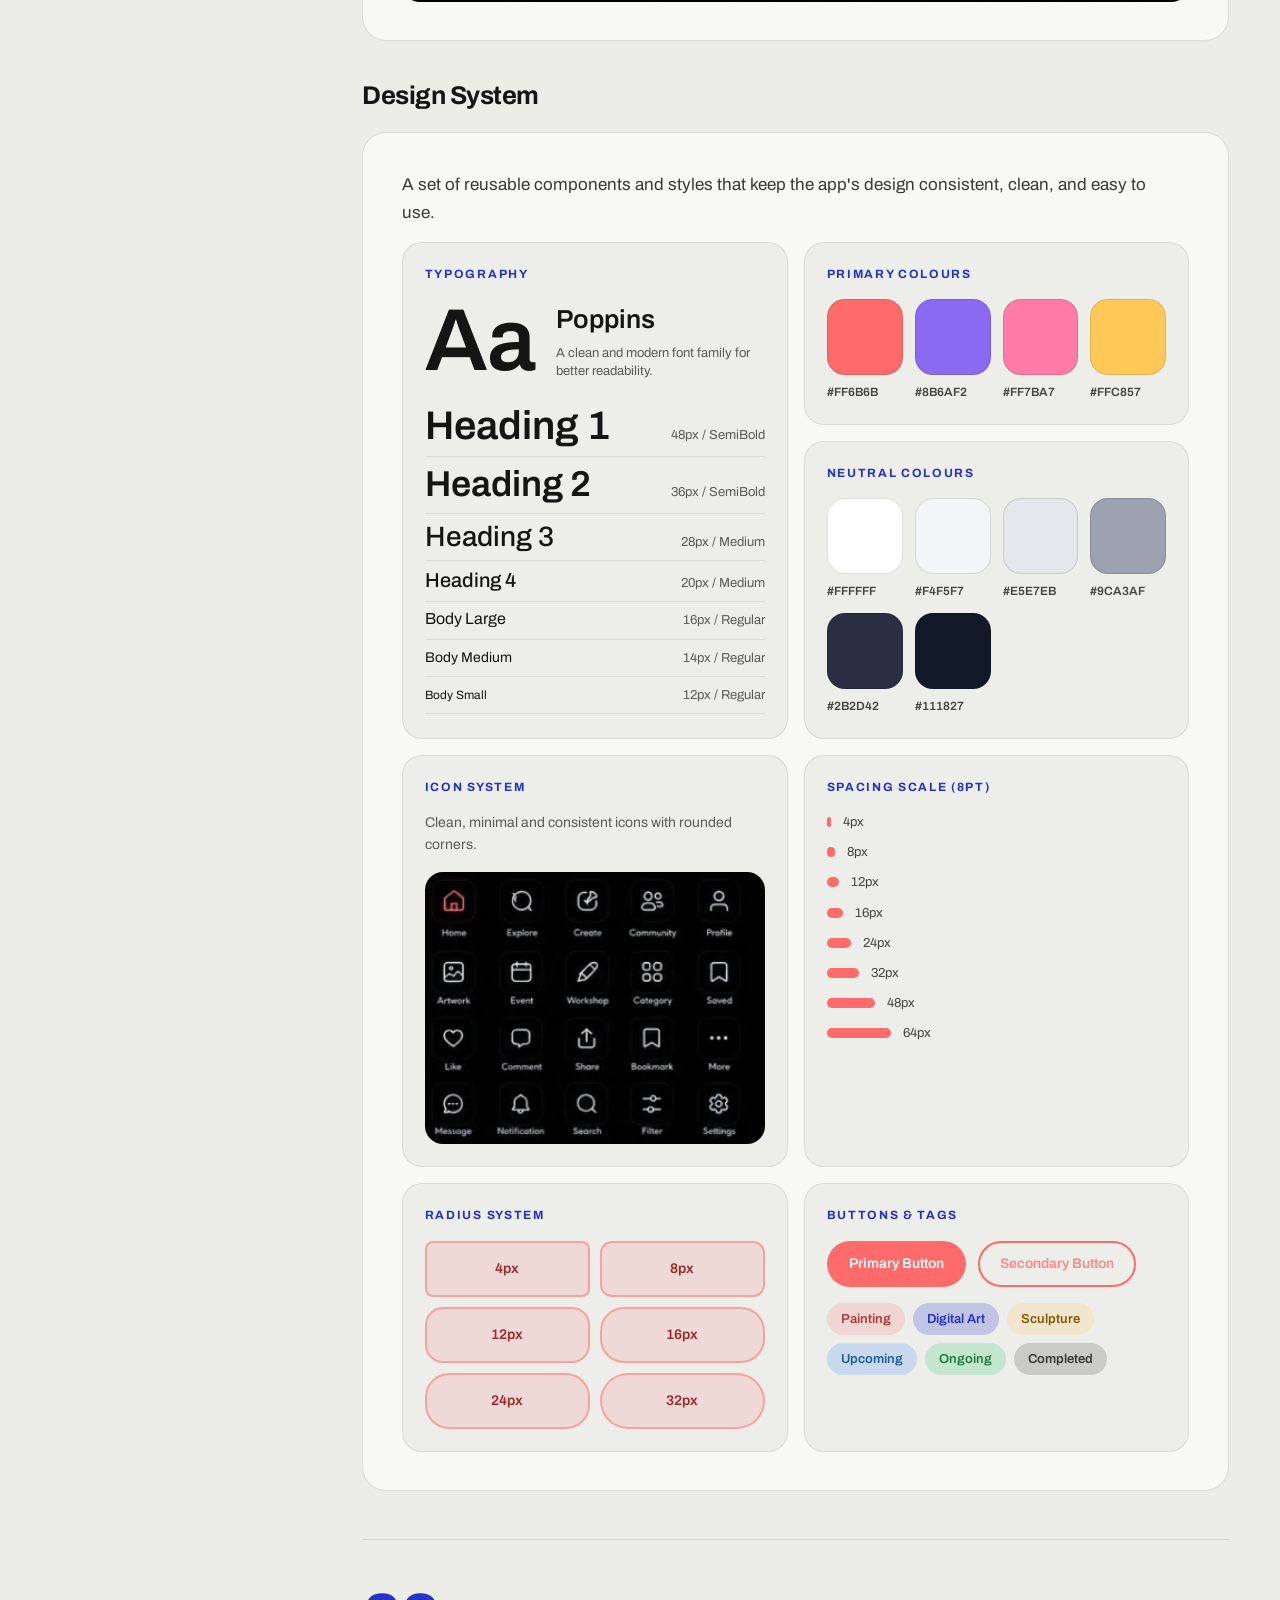
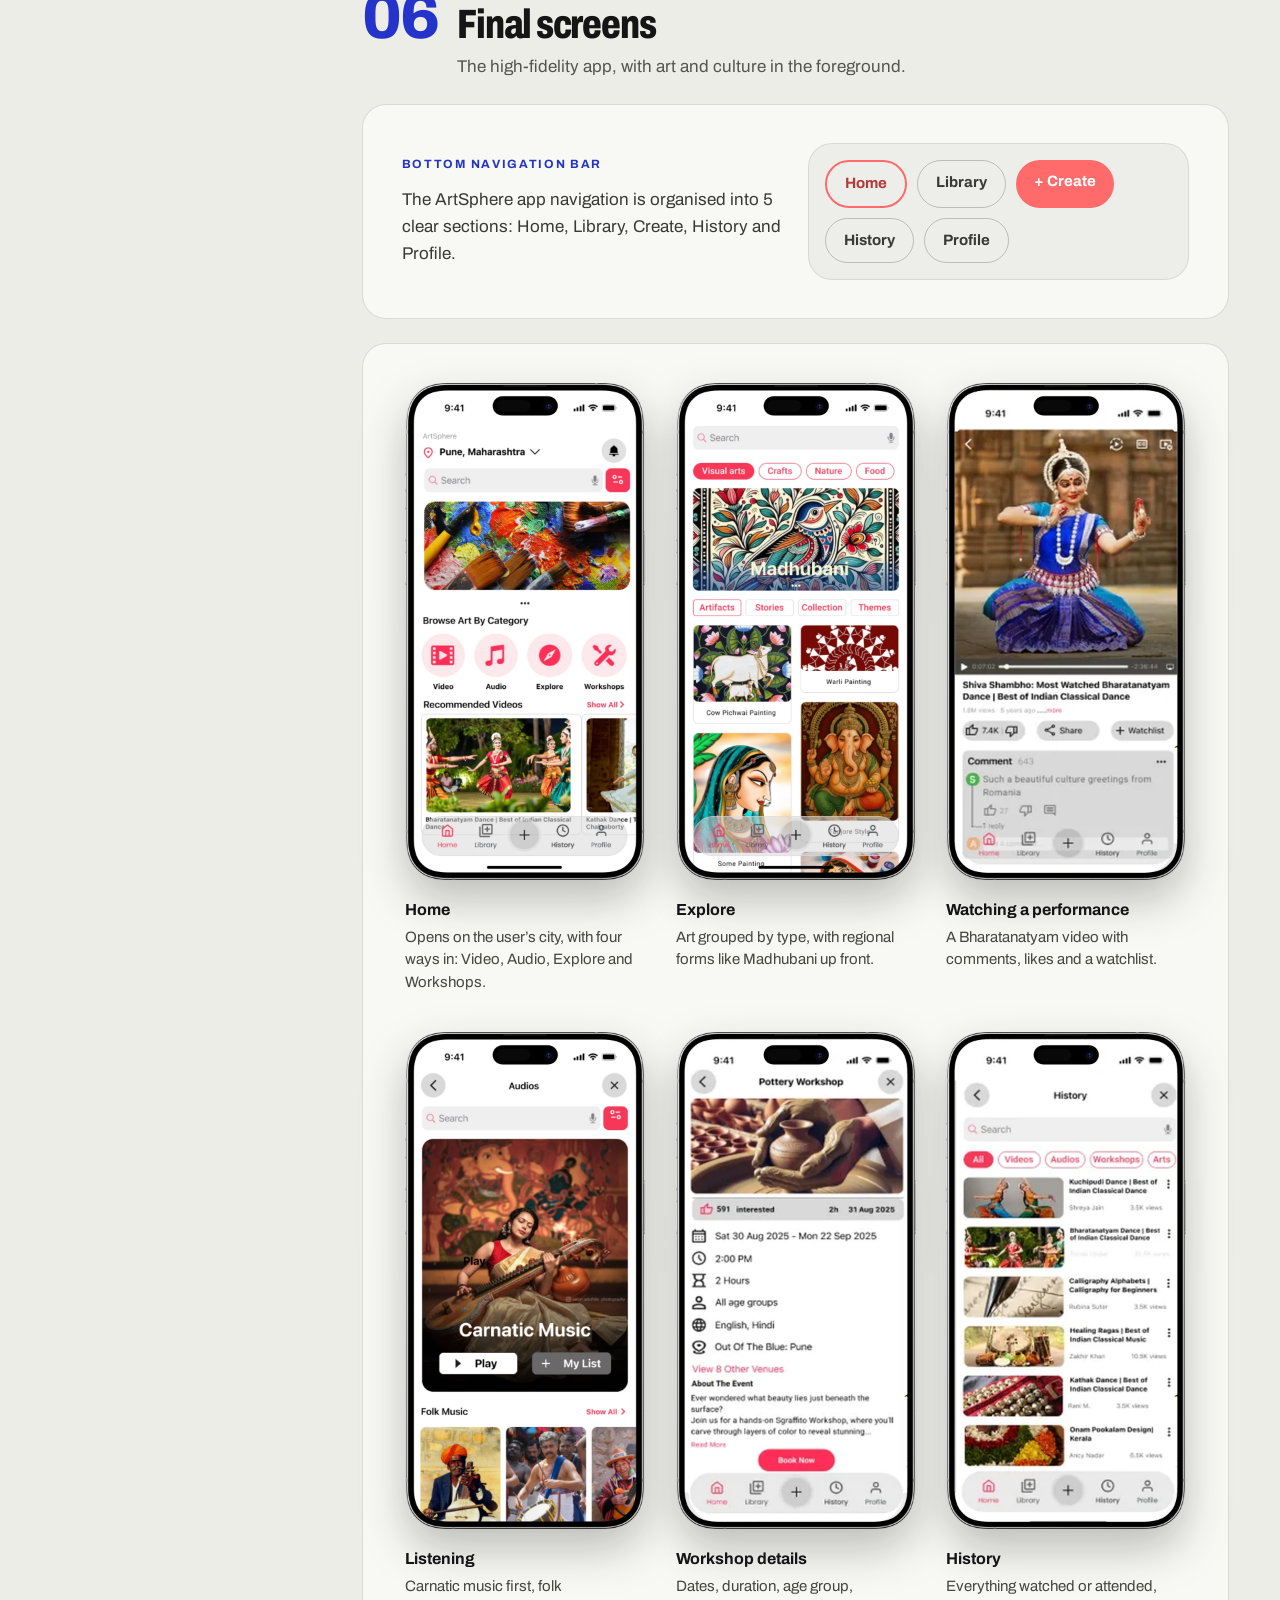
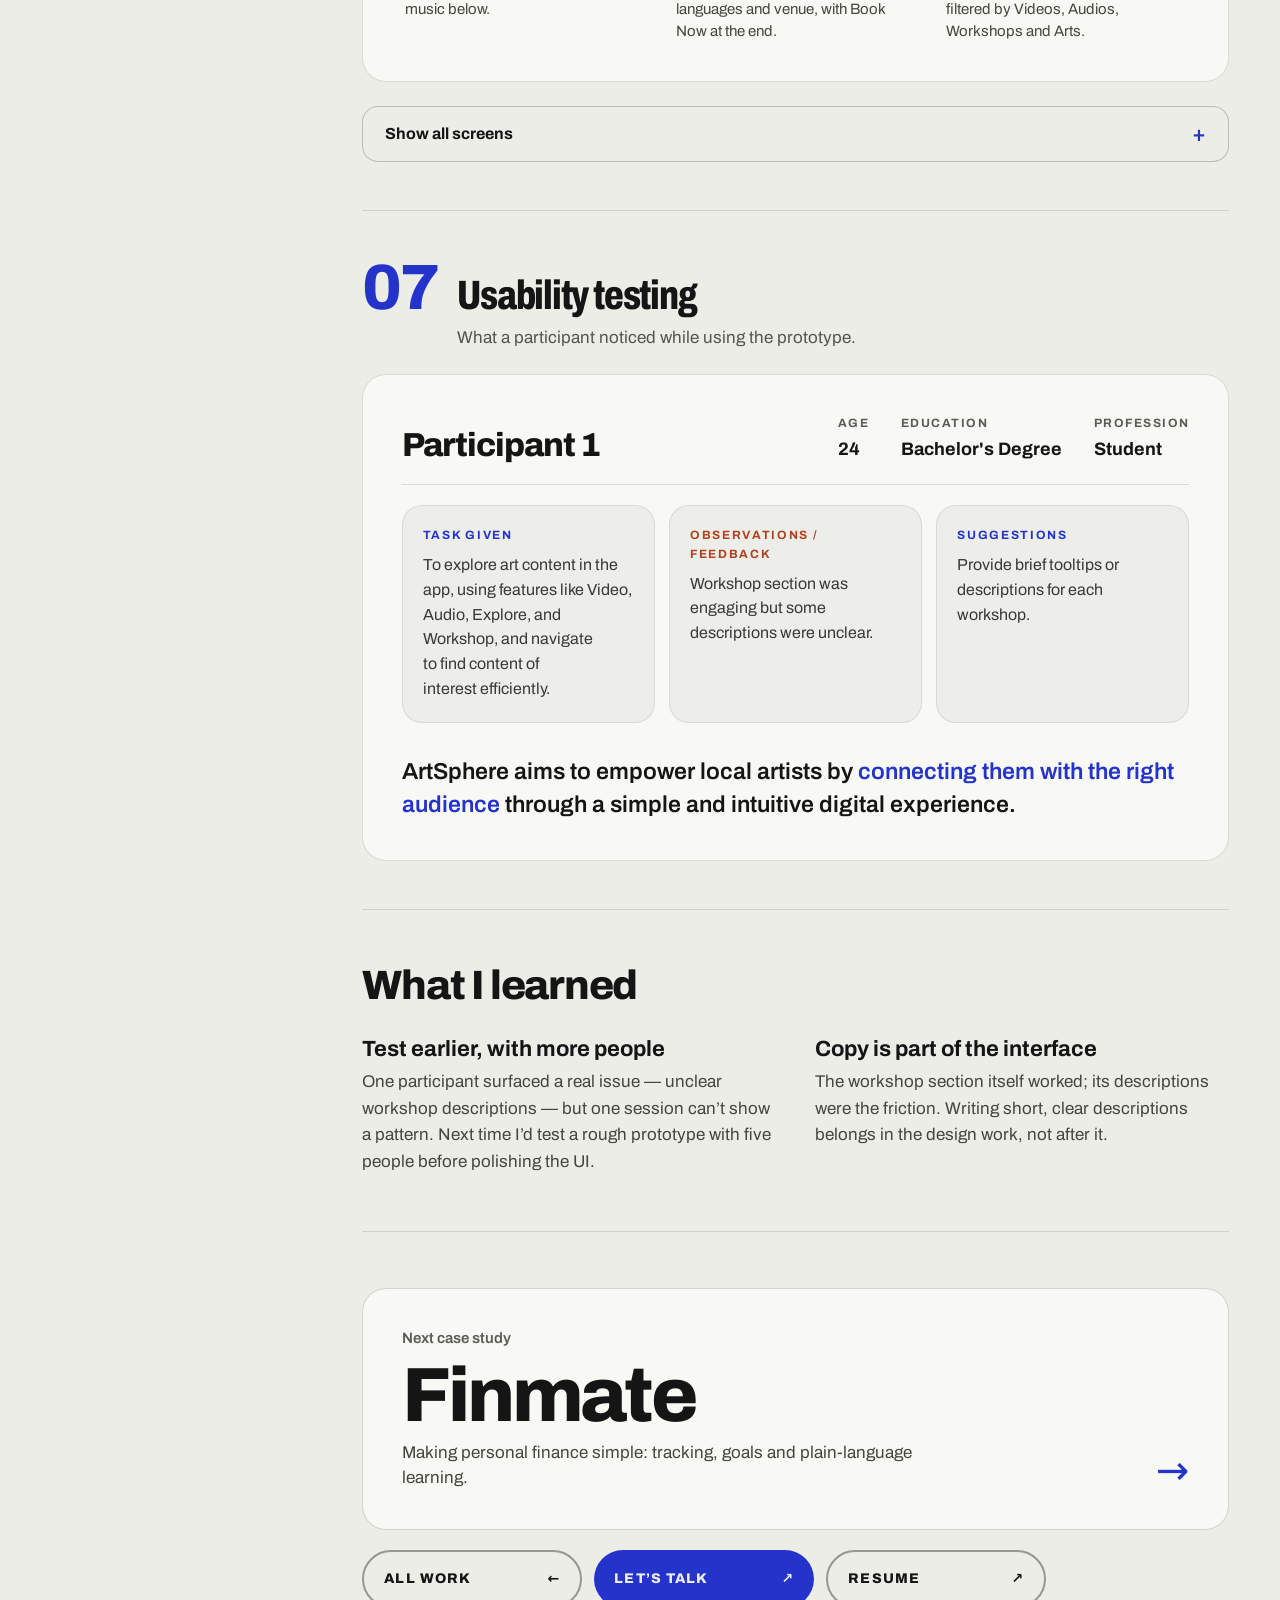
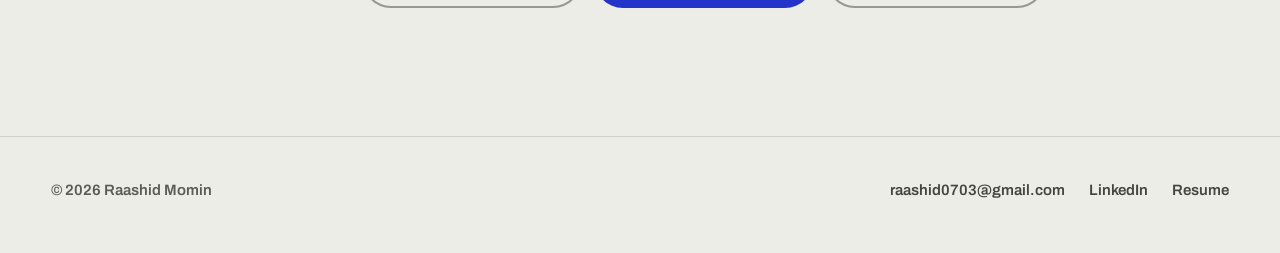
<file: artsphere.html>
<!doctype html>
<html lang="en">
<head>
<meta charset="utf-8">
<meta name="viewport" content="width=device-width, initial-scale=1, viewport-fit=cover">
<title>ArtSphere case study — Raashid Momin</title>
<script>try{var t=localStorage.getItem("rm-theme");if(t==="dark")document.documentElement.setAttribute("data-theme","dark")}catch(e){}</script>
<meta name="description" content="Designing ArtSphere, a mobile app for discovering regional and cultural art forms: research, persona, information architecture, wireframes, UI and usability testing.">
<meta name="author" content="Raashid Momin">
<meta name="theme-color" content="#edede8">
<link rel="canonical" href="https://raashid07.github.io/Raashids-Portfolio/artsphere.html">
<meta property="og:type" content="website">
<meta property="og:site_name" content="Raashid Momin">
<meta property="og:title" content="ArtSphere case study — Raashid Momin">
<meta property="og:description" content="Designing ArtSphere, a mobile app for discovering regional and cultural art forms: research, persona, information architecture, wireframes, UI and usability testing.">
<meta property="og:url" content="https://raashid07.github.io/Raashids-Portfolio/artsphere.html">
<meta property="og:image" content="https://raashid07.github.io/Raashids-Portfolio/og/artsphere.jpg">
<meta property="og:image:width" content="1200">
<meta property="og:image:height" content="630">
<meta name="twitter:card" content="summary_large_image">
<meta name="twitter:title" content="ArtSphere case study — Raashid Momin">
<meta name="twitter:description" content="Designing ArtSphere, a mobile app for discovering regional and cultural art forms: research, persona, information architecture, wireframes, UI and usability testing.">
<meta name="twitter:image" content="https://raashid07.github.io/Raashids-Portfolio/og/artsphere.jpg">
<link rel="icon" href="favicon.svg" type="image/svg+xml">
<link rel="apple-touch-icon" href="apple-touch-icon.png">
<link rel="preload" href="assets/fonts/archivo.woff2" as="font" type="font/woff2" crossorigin>
<link rel="stylesheet" href="ds.css">
<style>
.sc-placeholder { background: color-mix(in srgb, currentcolor 8%, transparent 92%); border: 1px solid color-mix(in srgb, currentcolor, transparent); border-radius: 2px; box-sizing: border-box; overflow: hidden; }
@keyframes sc-shine { 
  0% { background-position: 100% 50%; }
  100% { background-position: 0% 50%; }
}
html.sc-dc-streaming .sc-placeholder, html.sc-dc-streaming .sc-interp.sc-missing { position: relative; background: color-mix(in srgb, currentcolor 5%, transparent 95%); border-color: transparent; }
html.sc-dc-streaming .sc-placeholder::before, html.sc-dc-streaming .sc-interp.sc-missing::before { content: ""; position: absolute; inset: 0px; pointer-events: none; background: linear-gradient(90deg, rgba(217, 119, 87, 0) 25%, rgba(247, 225, 211, 0.95) 37%, rgba(217, 119, 87, 0) 63%) 0% 0% / 400% 100%; animation: 1.4s ease 0s infinite normal none running sc-shine; }
html.sc-dc-streaming .sc-placeholder:nth-child(n+9 of .sc-placeholder)::before, html.sc-dc-streaming .sc-interp.sc-missing:nth-child(n+9 of .sc-interp.sc-missing)::before { animation: auto ease 0s 1 normal none running none; background: color-mix(in srgb, currentcolor 8%, transparent 92%); }
.sc-placeholder-error { padding: 4px 8px; font: 11px / 1.4 ui-monospace, monospace; color: color-mix(in srgb, currentcolor 70%, transparent 30%); word-break: break-word; }
.sc-interp.sc-missing { display: inline-block; width: 2em; height: 1em; overflow: hidden; vertical-align: text-bottom; background: rgba(255, 255, 255, 0.3); border: 1px solid rgba(0, 0, 0, 0.5); border-radius: 2px; box-sizing: border-box; color: transparent; user-select: none; }
.sc-interp.sc-unresolved { font-family: ui-monospace, monospace; font-size: 0.85em; color: color-mix(in srgb, currentcolor, transparent); background: color-mix(in srgb, currentcolor 10%, transparent 90%); border-radius: 3px; padding: 0px 3px; }
.sc-host.sc-has-error { position: relative; }
.sc-logic-error { position: absolute; top: 8px; left: 8px; z-index: 2147483647; max-width: 60ch; padding: 6px 10px; background: rgb(176, 0, 32); color: rgb(255, 255, 255); font: 12px / 1.4 ui-monospace, monospace; border-radius: 4px; white-space: pre-wrap; pointer-events: none; }
@media print {
  @page { margin: 0.5cm; }
  figure, table { break-inside: avoid; }
  #dc-root, #dc-root > .sc-host { height: auto; }
  *, ::before, ::after { print-color-adjust: exact; backdrop-filter: none !important; animation-delay: -99s !important; animation-duration: 0.001s !important; animation-iteration-count: 1 !important; animation-fill-mode: both !important; animation-play-state: running !important; transition-duration: 0s !important; }
}
x-dc { display: none !important; }
.scp0:hover { filter: brightness(1.12) !important; color: rgb(var(--canvas)) !important; }
.scp1:hover { color: rgb(var(--ink)) !important; }
.scp2:hover { transform: translateY(-8px) !important; }
.scp3:hover { border-color: rgb(var(--accent)) !important; color: rgb(var(--ink)) !important; }
html, body { height: 100%; margin: 0px; }
#dc-root, #dc-root > .sc-host { height: 100%; }
html, body { margin: 0px; background: rgb(var(--canvas)); color: rgb(var(--ink)); }
a { color: inherit; text-decoration: none; }
a:hover { color: rgb(var(--accent)); }
@keyframes fadeUp { 
  0% { opacity: 0; transform: translateY(12px); }
  100% { opacity: 1; transform: none; }
}
@media (max-width: 899px) {
  [data-m="cs-grid"] { grid-template-columns: minmax(0px, 1fr) !important; gap: 0px !important; }
  [data-m="cs-nav"] { z-index: 18; align-items: stretch; margin: 0 calc(-1 * var(--gr)) 0 calc(-1 * var(--gl)); border-bottom: 1px solid rgba(var(--ink), 0.16); background: rgba(var(--canvas), 0.92); backdrop-filter: blur(14px); scrollbar-width: none; overscroll-behavior-x: contain; position: sticky !important; top: 65px !important; flex-direction: row !important; max-height: none !important; overflow: auto hidden !important; padding: 0 var(--gr) 0 var(--gl) !important; border-right: 0px !important; }
  [data-m="cs-nav"]::-webkit-scrollbar { display: none; }
  [data-m="cs-nav-label"] { display: none !important; }
  [data-m="cs-link"] { align-items: center; flex: 0 0 auto; white-space: nowrap; min-height: 48px; box-shadow: transparent 0px -2px 0px inset; display: flex !important; gap: 8px !important; padding: 0px 14px !important; margin: 0px !important; border-right: 0px !important; transition: color 0.3s, box-shadow 0.3s !important; }
  [data-m="cs-link"]:first-of-type { padding-left: 0px !important; }
  [data-m="cs-link"][data-on="1"] { box-shadow: rgb(var(--accent)) 0px -2px 0px inset; }
  [data-m="cs-main"] { padding-top: 0px !important; }
  [data-m="cs-step"] { scroll-margin-top: 124px !important; }
}
@media (max-width: 899px) {
  [data-m="cs-head"] { padding-top: 9px !important; padding-bottom: 9px !important; }
  [data-m="cs-back"] { display: inline-flex; align-items: center; min-height: 44px; }
}
@media (max-width: 639px) {
  [data-m="cs-back-long"], [data-m="cs-logo"] { display: none; }
}
:root { --gl: max(clamp(20px,4vw,56px),calc((100vw - 1680px) / 2),env(safe-area-inset-left)); --gr: max(clamp(20px,4vw,56px),calc((100vw - 1680px) / 2),env(safe-area-inset-right)); }
[data-gut] { padding-left: var(--gl) !important; padding-right: var(--gr) !important; }
[data-m="cs-main"] p { max-width: 75ch; }
@media (max-width: 379px) {
  [data-m="sec-head"] { grid-template-columns: minmax(0px, 1fr) !important; gap: 8px !important; }
  [data-m="nar"] { grid-template-columns: minmax(0px, 1fr) !important; }
}
@media (max-height: 520px) and (orientation: landscape) {
  [data-m="cs-link"] { min-height: 44px !important; }
}
@media (max-height: 520px) and (orientation: landscape) and (max-width: 899px) {
  [data-m="cs-head"] { position: relative !important; }
  [data-m="cs-head"] + div { top: 0px !important; }
  [data-m="cs-nav"] { top: 3px !important; }
  [data-m="cs-step"] { scroll-margin-top: 60px !important; }
}
[data-m="screens"] { display: grid; grid-template-columns: repeat(3, minmax(0px, 240px)); justify-content: center; gap: clamp(28px, 3vw, 40px) clamp(16px, 2.4vw, 32px); margin: 0px; padding: 0px; list-style: none; }
[data-m="screens"] figure { margin: 0px; display: flex; flex-direction: column; gap: 14px; }
[data-m="screens"] figcaption { font-size: 15px; line-height: 1.5; color: rgb(var(--t3)); text-wrap: pretty; }
[data-m="screens"] figcaption strong { display: block; margin-bottom: 4px; font-size: 16px; color: rgb(var(--ink)); }
[data-m="hero-shots"] { display: flex; gap: clamp(12px, 2vw, 24px); align-items: flex-end; margin-top: clamp(32px, 4vw, 48px); }
[data-m="hero-shots"] img { display: block; width: 100%; height: auto; aspect-ratio: 402 / 874; object-fit: cover; object-position: center top; border-radius: clamp(18px, 2.4vw, 32px); border: 1px solid rgba(var(--ink), 0.192); }
@media (max-width: 639px) {
  [data-m="screens"] { grid-template-columns: repeat(2, minmax(0px, 1fr)); }
}
[data-scroller] { mask-image: linear-gradient(to right, rgb(0, 0, 0) calc(100% - 56px), transparent); }
[data-scroller][data-end] { mask-image: none; }
[data-scroller]:focus-visible { outline-offset: -2px; outline: rgb(var(--accent)) solid 2px !important; }
[data-m="cs-foot"] a { color: rgb(var(--t3)); }
[data-m="cs-foot"] a:hover { color: rgb(var(--ink)); }
@media (min-width: 900px) {
  [data-m="cs-nav"] { padding-left: 4px !important; margin-left: -4px; }
}
[data-m="more"] { display: flex; flex-direction: column; gap: 20px; }
[data-m="more"] > summary { list-style: none; cursor: pointer; display: flex; align-items: center; justify-content: space-between; gap: 16px; min-height: 56px; padding: 0px 22px; font-size: 16px; font-weight: 700; color: rgb(var(--ink)); border-radius: 16px; border: 1px solid rgba(var(--ink), 0.224); background: rgb(var(--canvas)); }
[data-m="more"] > summary::-webkit-details-marker { display: none; }
[data-m="more"] > summary::after { content: "+"; font-size: 22px; font-weight: 600; line-height: 1; color: rgb(var(--accent)); }
[data-m="more"][open] > summary::after { content: "–"; }
[data-m="more"] > summary:hover { background: rgba(var(--ink), 0.063); }
[data-m="more-body"] { padding: 0px; }
[data-m="tldr"] dt { font-size: 13px; font-weight: 700; text-transform: uppercase; letter-spacing: 0.1em; color: rgb(var(--t5)); }
[data-m="tldr"] dd { margin: 8px 0px 0px; font-size: 17px; line-height: 1.5; color: rgb(var(--t1)); text-wrap: pretty; }
[data-m="tldr"] ol { margin: 8px 0px 0px; padding-left: 1.2em; display: flex; flex-direction: column; gap: 6px; font-size: 17px; line-height: 1.45; color: rgb(var(--t1)); }
a:focus-visible, button:focus-visible, summary:focus-visible { outline-offset: 3px; outline: rgb(var(--accent)) solid 2px !important; }
[data-m="cs-link"]:focus-visible { outline-offset: -2px !important; }
[data-m="cs-link"]:focus-visible { outline-offset: -2px; }
:focus { outline: none; }
:focus-visible { outline: rgb(var(--accent)) solid 2px; outline-offset: 3px; border-radius: 4px; }
::selection { background: rgb(var(--accent)); color: rgb(var(--canvas)); }
@media (prefers-reduced-motion: reduce) {
  *, ::before, ::after { animation: auto ease 0s 1 normal none running none !important; transition-duration: 0.01ms !important; scroll-behavior: auto !important; }
}
.skip-link{position:absolute;left:16px;top:-80px;z-index:100;padding:12px 18px;border-radius:999px;background:rgb(var(--ink));color:#fff !important;font-weight:800;text-decoration:none}
.skip-link:focus{top:16px}
@media (prefers-reduced-motion:no-preference){html{scroll-behavior:smooth}}
</style>
<link rel="stylesheet" href="cs.css">
</head>
<body><a class="skip-link" href="#main">Skip to content</a>
<div id="dc-root"><div class="sc-host" data-sc-name="Artsphere Case Study"><div style="background: rgb(var(--canvas)); color: rgb(var(--ink)); font-family: var(--font-body); min-height: 100vh;">
  <header data-gut="" data-m="cs-head" style="position: sticky; top: 0px; z-index: 20; display: flex; align-items: center; justify-content: space-between; gap: 24px; padding: 18px clamp(20px, 4vw, 56px); background: rgba(var(--canvas), 0.75); backdrop-filter: blur(14px); border-bottom: 1px solid rgba(var(--ink), 0.13);">
    <a href="index.html#work" data-m="cs-back" style="font-size: 14px; font-weight: 600; text-transform: uppercase; letter-spacing: 0.08em;">←&nbsp;<span data-m="cs-back-long">Back to&nbsp;</span>work</a>
    <span style="font-size: 13px; font-weight: 600; text-transform: uppercase; letter-spacing: 0.12em; color: rgb(var(--t5));">Step <span data-m="cs-count" style="color: rgb(var(--accent));"><span class="sc-interp">01</span></span> / <span class="sc-interp">07</span></span>
    <span class="cs-right"><button type="button" class="theme-btn" data-theme-btn aria-pressed="false" aria-label="Dark mode"><svg class="i-moon" viewBox="0 0 20 20" width="18" height="18" aria-hidden="true"><path d="M16.5 12.2A7 7 0 0 1 7.800 3.500a7 7 0 1 0 8.700 8.700z" fill="none" stroke="currentColor" stroke-width="1.700" stroke-linejoin="round"/></svg><svg class="i-sun" viewBox="0 0 20 20" width="18" height="18" aria-hidden="true"><circle cx="10" cy="10" r="3.600" fill="none" stroke="currentColor" stroke-width="1.700"/><path d="M10 2v2.200M10 15.800V18M2 10h2.200M15.800 10H18M4.300 4.300l1.600 1.600M14.100 14.100l1.600 1.600M4.300 15.700l1.600-1.600M14.100 5.900l1.600-1.600" stroke="currentColor" stroke-width="1.700" stroke-linecap="round"/></svg></button><a href="index.html" data-m="cs-logo" style="font-weight: 800; font-size: 18px;">Raashid Momin<span style="color: rgb(var(--accent));">.</span></a></span>
  </header>
  <div style="position: sticky; top: 62px; z-index: 19; height: 3px; background: rgba(var(--ink), 0.13);">
    <div data-m="cs-progress" style="height: 100%; width: 0%; background: rgb(var(--accent)); transition: width 0.2s;"></div>
  </div><main id="main" tabindex="-1" style="outline: none;"><section data-gut="" data-screen-label="Case study intro" style="position: relative; overflow: hidden; padding: clamp(72px, 9vw, 128px) clamp(20px, 4vw, 56px) 48px; border-bottom: 1px solid rgba(var(--ink), 0.13);">
    <div style="position: absolute; width: 60vw; height: 60vw; left: -15vw; top: -30vw; background: radial-gradient(circle, rgb(var(--accent2)) 0%, transparent 65%); filter: blur(110px); opacity: 0.25; pointer-events: none;"></div>
    <div style="position: absolute; width: 50vw; height: 50vw; right: -15vw; top: -20vw; background: radial-gradient(circle, rgb(var(--accent)) 0%, transparent 65%); filter: blur(110px); opacity: 0.16; pointer-events: none;"></div>
    <div style="position: relative; display: flex; flex-direction: column; gap: 28px; animation: 1s ease 0s 1 normal both running fadeUp;">
      <h1 style="margin: 0px; font-size: clamp(72px, 14vw, 240px); line-height: 0.84; letter-spacing: -0.02em; font-weight: 800;">Art<span style="color: rgb(var(--accent));">Sphere</span></h1>
      <p style="margin: 0px; max-width: 640px; font-size: clamp(18px, 1.6vw, 22px); line-height: 1.45; color: rgb(var(--t2)); text-wrap: pretty;">A UI/UX case study focused on discovering and exploring regional and cultural art forms.</p>
      <div data-m="hero-shots" data-mock=""><div style="flex: 1 1 0px; max-width: 240px;"><img src="assets/as-mock-explore.webp" alt="ArtSphere explore screen" width="720" height="1492" decoding="async" fetchpriority="high"></div><div style="flex: 1 1 0px; max-width: 240px; margin-bottom: clamp(16px, 3vw, 40px);"><img src="assets/as-mock-home.webp" alt="ArtSphere home screen" width="720" height="1492" decoding="async"></div><div style="flex: 1 1 0px; max-width: 240px;"><img src="assets/as-mock-audio.webp" alt="ArtSphere audios screen" width="720" height="1492" decoding="async"></div></div>
    </div>
    <div style="position: relative; display: grid; grid-template-columns: repeat(auto-fit, minmax(min(100%, 200px), 1fr)); margin-top: 56px; border-top: 1px solid rgba(var(--ink), 0.224);">
      <div style="display: flex; flex-direction: column; gap: 8px; padding: 20px 24px 0px 0px;"><span style="font-size: 12px; font-weight: 600; text-transform: uppercase; letter-spacing: 0.12em; color: rgb(var(--t5));">Role</span><span style="font-size: 17px; font-weight: 600;">UI/UX Designer</span></div>
      <div style="display: flex; flex-direction: column; gap: 8px; padding: 20px 24px 0px 0px;"><span style="font-size: 12px; font-weight: 600; text-transform: uppercase; letter-spacing: 0.12em; color: rgb(var(--t5));">Type</span><span style="font-size: 17px; font-weight: 600;">Mobile app</span></div>
      <div style="display: flex; flex-direction: column; gap: 8px; padding: 20px 24px 0px 0px;"><span style="font-size: 12px; font-weight: 600; text-transform: uppercase; letter-spacing: 0.12em; color: rgb(var(--t5));">Focus</span><span style="font-size: 17px; font-weight: 600;">User research, prototyping</span></div>
      <div style="display: flex; align-items: flex-end; padding: 20px 0px 0px;">
        <a href="https://www.figma.com/design/l1lSxAneTImQN49cxic1Bu/Artshpere?node-id=2-439&amp;t=A6aQzNfeAgAEqUn0-0" target="_blank" rel="noopener" aria-label="Open in Figma (opens in a new tab)" class="scp0" style="border-radius: 999px; display: flex; align-items: center; justify-content: space-between; gap: 32px; width: 100%; padding: 16px 20px; background: rgb(var(--accent)); color: rgb(var(--canvas)); font-weight: 800; font-size: 14px; text-transform: uppercase; letter-spacing: 0.08em;"><span>Open in Figma</span><span>↗</span></a>
      </div>
    </div>
  </section><section data-gut="" aria-labelledby="tldr-h" style="padding: clamp(40px, 5vw, 64px) clamp(20px, 4vw, 56px); border-bottom: 1px solid rgba(var(--ink), 0.13);">
    <div style="display: flex; flex-direction: column; gap: 28px; max-width: 1100px;">
      <h2 id="tldr-h" style="margin: 0px; font-size: clamp(28px, 3.2vw, 44px); line-height: 1; letter-spacing: -0.03em; font-weight: 800;">At a glance</h2>
      <dl data-m="tldr" style="margin: 0px; display: grid; grid-template-columns: repeat(auto-fit, minmax(min(100%, 240px), 1fr)); gap: 28px clamp(24px, 4vw, 56px);"><div><dt>Problem</dt><dd>Regional and cultural art forms are scattered and hard to find, so local traditions stay invisible.</dd></div><div><dt>My role</dt><dd>UI/UX Designer: user research, problem definition, feature ideation, wireframes and UI.</dd></div><div><dt>Duration</dt><dd>14 weeks · self-initiated project</dd></div><div><dt>Research</dt><dd>15 user interviews, a survey on how people engage with art, and a review of four content platforms.</dd></div><div><dt>Testing</dt><dd>Tested with 1 participant: the workshop section was engaging, but some descriptions were unclear.</dd></div><div style="grid-column: 1 / -1;"><dt>Key decisions</dt><ol><li>Browse art by region and tradition, with the stories behind each form.</li><li>Four clear ways in from the home screen: Video, Audio, Explore and Workshops.</li><li>Navigation kept to five sections: Home, Library, Create, History and Profile.</li></ol></div></dl>
      
    </div>
  </section><div data-gut="" data-m="cs-grid" style="display: grid; grid-template-columns: minmax(0px, 260px) minmax(0px, 1fr); gap: clamp(24px, 4vw, 64px); padding: 0px clamp(20px, 4vw, 56px);">
    <nav data-m="cs-nav" aria-label="Case study sections" style="position: sticky; top: 65px; align-self: start; display: flex; flex-direction: column; max-height: calc(-65px + 100vh); overflow-y: auto; padding: 32px 0px; border-right: 1px solid rgba(var(--ink), 0.13);">
      <span data-m="cs-nav-label" style="font-size: 12px; font-weight: 600; text-transform: uppercase; letter-spacing: 0.14em; color: rgb(var(--t5)); padding: 0px 16px 16px 0px;">Process</span>
      
        <a href="#step-1" data-m="cs-link" data-on="1" aria-current="step" class="scp1" style="display: grid; grid-template-columns: 32px 1fr; gap: 8px; padding: 9px 16px 9px 0px; font-size: 14px; font-weight: 600; line-height: 1.3; color: rgb(var(--ink)); border-right: 2px solid rgb(var(--accent2)); margin-right: -2px; transition: color 0.3s;">
          <span style="color: rgb(var(--accent));"><span class="sc-interp">01</span></span>
          <span><span class="sc-interp">Problem &amp; context</span></span>
        </a>
      
        <a href="#step-2" data-m="cs-link" data-on="0" class="scp1" style="display: grid; grid-template-columns: 32px 1fr; gap: 8px; padding: 9px 16px 9px 0px; font-size: 14px; font-weight: 600; line-height: 1.3; color: rgb(var(--t6)); border-right: 2px solid transparent; margin-right: -2px; transition: color 0.3s;">
          <span style="color: rgb(var(--t6));"><span class="sc-interp">02</span></span>
          <span><span class="sc-interp">Research</span></span>
        </a>
      
        <a href="#step-3" data-m="cs-link" data-on="0" class="scp1" style="display: grid; grid-template-columns: 32px 1fr; gap: 8px; padding: 9px 16px 9px 0px; font-size: 14px; font-weight: 600; line-height: 1.3; color: rgb(var(--t6)); border-right: 2px solid transparent; margin-right: -2px; transition: color 0.3s;">
          <span style="color: rgb(var(--t6));"><span class="sc-interp">03</span></span>
          <span><span class="sc-interp">Who it’s for</span></span>
        </a>
      
        <a href="#step-4" data-m="cs-link" data-on="0" class="scp1" style="display: grid; grid-template-columns: 32px 1fr; gap: 8px; padding: 9px 16px 9px 0px; font-size: 14px; font-weight: 600; line-height: 1.3; color: rgb(var(--t6)); border-right: 2px solid transparent; margin-right: -2px; transition: color 0.3s;">
          <span style="color: rgb(var(--t6));"><span class="sc-interp">04</span></span>
          <span><span class="sc-interp">Structure</span></span>
        </a>
      
        <a href="#step-5" data-m="cs-link" data-on="0" class="scp1" style="display: grid; grid-template-columns: 32px 1fr; gap: 8px; padding: 9px 16px 9px 0px; font-size: 14px; font-weight: 600; line-height: 1.3; color: rgb(var(--t6)); border-right: 2px solid transparent; margin-right: -2px; transition: color 0.3s;">
          <span style="color: rgb(var(--t6));"><span class="sc-interp">05</span></span>
          <span><span class="sc-interp">Wireframes &amp; design system</span></span>
        </a>
      
        <a href="#step-6" data-m="cs-link" data-on="0" class="scp1" style="display: grid; grid-template-columns: 32px 1fr; gap: 8px; padding: 9px 16px 9px 0px; font-size: 14px; font-weight: 600; line-height: 1.3; color: rgb(var(--t6)); border-right: 2px solid transparent; margin-right: -2px; transition: color 0.3s;">
          <span style="color: rgb(var(--t6));"><span class="sc-interp">06</span></span>
          <span><span class="sc-interp">Final screens</span></span>
        </a>
      
        <a href="#step-7" data-m="cs-link" data-on="0" class="scp1" style="display: grid; grid-template-columns: 32px 1fr; gap: 8px; padding: 9px 16px 9px 0px; font-size: 14px; font-weight: 600; line-height: 1.3; color: rgb(var(--t6)); border-right: 2px solid transparent; margin-right: -2px; transition: color 0.3s;">
          <span style="color: rgb(var(--t6));"><span class="sc-interp">07</span></span>
          <span><span class="sc-interp">Usability testing</span></span>
        </a>
      
    </nav>

    <div data-m="cs-main" style="display: flex; flex-direction: column; padding: 32px 0px clamp(80px, 10vw, 140px);">
      
        <section id="step-1" data-m="cs-step" data-step="0" data-screen-label="01 Problem &amp; context" style="display: flex; flex-direction: column; gap: 24px; padding: 48px 0px; border-bottom: 1px solid rgba(var(--ink), 0.13); scroll-margin-top: 80px;">
          <div data-reveal="" data-m="sec-head" style="transition: opacity 0.9s, transform 0.9s cubic-bezier(0.2, 0.7, 0.2, 1); display: grid; grid-template-columns: auto minmax(0px, 1fr); gap: 20px; align-items: baseline;">
            <span style="font-size: clamp(40px, 5vw, 72px); line-height: 0.9; font-weight: 800; letter-spacing: -0.04em; color: rgb(var(--accent));"><span class="sc-interp">01</span></span>
            <div style="display: flex; flex-direction: column; gap: 8px;">
              <h2 style="margin: 0px; font-size: clamp(28px, 3.2vw, 48px); line-height: 1; letter-spacing: -0.03em; font-weight: 800;"><span class="sc-interp">Problem &amp; context</span></h2>
              <p style="margin: 0px; max-width: 620px; font-size: 17px; line-height: 1.5; color: rgb(var(--t4)); text-wrap: pretty;"><span class="sc-interp">Why regional art stays hard to find, and what ArtSphere set out to do.</span></p>
            </div>
          </div>
          
            
              <h3 data-m="sub" style="margin: 16px 0px -4px; font-size: clamp(20px, 2vw, 26px); line-height: 1.2; letter-spacing: -0.02em; font-weight: 700; color: rgb(var(--ink));">Problem &amp; Solution</h3>
            
            <div data-reveal="" style="border-radius: 24px; overflow: hidden; transition: opacity 1s 0.1s, transform 1s cubic-bezier(0.2, 0.7, 0.2, 1) 0.1s; padding: clamp(20px, 3vw, 40px); background: rgb(var(--paper)); border: 1px solid rgba(var(--ink), 0.13);"><div style="display: grid; grid-template-columns: repeat(auto-fit, minmax(min(100%, 260px), 1fr)); gap: clamp(24px, 4vw, 56px); align-items: center;"><div style="display: flex; flex-direction: column; gap: 28px;"><div style="display: flex; flex-direction: column; gap: 12px;"><h4 style="margin: 0px; font-size: clamp(24px, 2.4vw, 34px); line-height: 1.05; letter-spacing: -0.03em; font-weight: 800; color: rgb(var(--ink));">Problem</h4><p style="margin: 0px; font-size: 17px; line-height: 1.6; color: rgb(var(--t3)); text-wrap: pretty;">Users often struggle to discover and explore diverse regional art due to scattered resources, limited access, and cultural barriers.</p></div><div style="height: 2px; background: rgba(var(--ink), 0.192);"></div><div style="display: flex; flex-direction: column; gap: 12px;"><h4 style="margin: 0px; font-size: clamp(24px, 2.4vw, 34px); line-height: 1.05; letter-spacing: -0.03em; font-weight: 800; color: rgb(var(--ink));">Solution</h4><p style="margin: 0px; font-size: 17px; line-height: 1.6; color: rgb(var(--t3)); text-wrap: pretty;">The ArtSphere app brings regional and cultural art forms into one accessible platform. It curates diverse art forms — visual, performing, cultural, and modern — through videos, stories, and interactive experiences.</p></div></div></div></div>
          
          
            
              <h3 data-m="sub" style="margin: 16px 0px -4px; font-size: clamp(20px, 2vw, 26px); line-height: 1.2; letter-spacing: -0.02em; font-weight: 700; color: rgb(var(--ink));">Project Overview</h3>
            
            <div data-reveal="" style="border-radius: 24px; overflow: hidden; transition: opacity 1s 0.1s, transform 1s cubic-bezier(0.2, 0.7, 0.2, 1) 0.1s; padding: clamp(20px, 3vw, 40px); background: rgb(var(--paper)); border: 1px solid rgba(var(--ink), 0.13);"><div style="display: flex; flex-direction: column; gap: 24px;"><p style="margin: 0px; font-size: 17px; line-height: 1.6; color: rgb(var(--t3)); text-wrap: pretty;">The ArtSphere app helps people explore, experience and appreciate India’s regional and cultural art forms. It connects them to cultural heritage, traditional practices and the artists who keep them alive.</p><div><div style="display: flex; flex-wrap: wrap; justify-content: space-between; gap: 8px 24px; padding: 20px 0px; border-top: 2px dashed rgba(var(--ink), 0.224);"><span style="font-size: 17px; color: rgb(var(--t5));">Industry</span><span style="font-size: 18px; font-weight: 600; color: rgb(var(--ink)); text-align: right;">Entertainment &amp; Media</span></div><div style="display: flex; flex-wrap: wrap; justify-content: space-between; gap: 8px 24px; padding: 20px 0px; border-top: 2px dashed rgba(var(--ink), 0.224);"><span style="font-size: 17px; color: rgb(var(--t5));">Product</span><span style="font-size: 18px; font-weight: 600; color: rgb(var(--ink)); text-align: right;">Strategy, Research, UX, Design</span></div><div style="display: flex; flex-wrap: wrap; justify-content: space-between; gap: 8px 24px; padding: 20px 0px; border-top: 2px dashed rgba(var(--ink), 0.224);"><span style="font-size: 17px; color: rgb(var(--t5));">Duration</span><span style="font-size: 18px; font-weight: 600; color: rgb(var(--ink)); text-align: right;">14 weeks</span></div><div style="display: flex; flex-wrap: wrap; justify-content: space-between; gap: 8px 24px; padding: 20px 0px; border-top: 2px dashed rgba(var(--ink), 0.224);"><span style="font-size: 17px; color: rgb(var(--t5));">Category</span><span style="font-size: 18px; font-weight: 600; color: rgb(var(--ink)); text-align: right;">Art &amp; Culture Platform, Cultural Preservation</span></div></div></div></div>
          
          
          
          
          
          
          
          
          
          
          
          
          
          
        </section>
      
        <section id="step-2" data-m="cs-step" data-step="1" data-screen-label="02 Research" style="display: flex; flex-direction: column; gap: 24px; padding: 48px 0px; border-bottom: 1px solid rgba(var(--ink), 0.13); scroll-margin-top: 80px;">
          <div data-reveal="" data-m="sec-head" style="transition: opacity 0.9s, transform 0.9s cubic-bezier(0.2, 0.7, 0.2, 1); display: grid; grid-template-columns: auto minmax(0px, 1fr); gap: 20px; align-items: baseline;">
            <span style="font-size: clamp(40px, 5vw, 72px); line-height: 0.9; font-weight: 800; letter-spacing: -0.04em; color: rgb(var(--accent));"><span class="sc-interp">02</span></span>
            <div style="display: flex; flex-direction: column; gap: 8px;">
              <h2 style="margin: 0px; font-size: clamp(28px, 3.2vw, 48px); line-height: 1; letter-spacing: -0.03em; font-weight: 800;"><span class="sc-interp">Research</span></h2>
              <p style="margin: 0px; max-width: 620px; font-size: 17px; line-height: 1.5; color: rgb(var(--t4)); text-wrap: pretty;"><span class="sc-interp">What existing apps miss, and what 15 interviews told me about how people find art.</span></p>
            </div>
          </div>
          
          
          
            
              <h3 data-m="sub" style="margin: 16px 0px -4px; font-size: clamp(20px, 2vw, 26px); line-height: 1.2; letter-spacing: -0.02em; font-weight: 700; color: rgb(var(--ink));">Competitive Analysis</h3>
            
            <div data-reveal="" style="border-radius: 24px; overflow: hidden; transition: opacity 1s 0.1s, transform 1s cubic-bezier(0.2, 0.7, 0.2, 1) 0.1s; padding: clamp(20px, 3vw, 40px); background: rgb(var(--paper)); border: 1px solid rgba(var(--ink), 0.13);"><div data-scroller="" tabindex="0" role="region" aria-label="Competitive analysis (scrolls sideways)" style="overflow-x: auto;"><div role="table" aria-label="Competitive analysis" style="min-width: 820px;"><div role="row" style="display: grid; grid-template-columns: minmax(150px, 0.8fr) repeat(4, minmax(0px, 1fr)); gap: 20px; padding: 0px 0px 16px; border-bottom: 1px solid rgba(var(--ink), 0.224);"><span role="columnheader" style="font-size: 12px; font-weight: 700; text-transform: uppercase; letter-spacing: 0.14em; color: rgb(var(--t5));">Competitor products</span><span role="columnheader" style="font-size: 20px; font-weight: 800; letter-spacing: -0.02em; color: rgb(var(--ink));">YouTube</span><span role="columnheader" style="font-size: 20px; font-weight: 800; letter-spacing: -0.02em; color: rgb(var(--ink));">Netflix</span><span role="columnheader" style="font-size: 20px; font-weight: 800; letter-spacing: -0.02em; color: rgb(var(--ink));">Amazon Prime</span><span role="columnheader" style="font-size: 20px; font-weight: 800; letter-spacing: -0.02em; color: rgb(var(--ink));">Jio Hotstar</span></div><div role="row" style="display: grid; grid-template-columns: minmax(150px, 0.8fr) repeat(4, minmax(0px, 1fr)); gap: 20px; padding: 18px 0px; border-bottom: 1px solid rgba(var(--ink), 0.094);"><span role="rowheader" style="font-size: 15px; font-weight: 700; line-height: 1.35; color: rgb(var(--accent));">Competitor Type (Direct/Indirect)</span><span role="cell" style="font-size: 14px; line-height: 1.5; color: rgb(var(--t2)); text-wrap: pretty;">Indirect</span><span role="cell" style="font-size: 14px; line-height: 1.5; color: rgb(var(--t2)); text-wrap: pretty;">Indirect</span><span role="cell" style="font-size: 14px; line-height: 1.5; color: rgb(var(--t2)); text-wrap: pretty;">Indirect</span><span role="cell" style="font-size: 14px; line-height: 1.5; color: rgb(var(--t2)); text-wrap: pretty;">Indirect</span></div><div role="row" style="display: grid; grid-template-columns: minmax(150px, 0.8fr) repeat(4, minmax(0px, 1fr)); gap: 20px; padding: 18px 0px; border-bottom: 1px solid rgba(var(--ink), 0.094);"><span role="rowheader" style="font-size: 15px; font-weight: 700; line-height: 1.35; color: rgb(var(--accent));">Feature and Functionality</span><span role="cell" style="font-size: 14px; line-height: 1.5; color: rgb(var(--t2)); text-wrap: pretty;">User-generated videos, educational &amp; entertainment content, live streams</span><span role="cell" style="font-size: 14px; line-height: 1.5; color: rgb(var(--t2)); text-wrap: pretty;">On-demand movies and series, high-quality original content, offline viewing</span><span role="cell" style="font-size: 14px; line-height: 1.5; color: rgb(var(--t2)); text-wrap: pretty;">On-demand video, regional content, Amazon Originals, integrated with Amazon ecosystem</span><span role="cell" style="font-size: 14px; line-height: 1.5; color: rgb(var(--t2)); text-wrap: pretty;">Live sports, movies, TV shows, regional content</span></div><div role="row" style="display: grid; grid-template-columns: minmax(150px, 0.8fr) repeat(4, minmax(0px, 1fr)); gap: 20px; padding: 18px 0px; border-bottom: 1px solid rgba(var(--ink), 0.094);"><span role="rowheader" style="font-size: 15px; font-weight: 700; line-height: 1.35; color: rgb(var(--accent));">Pricing and Business Models</span><span role="cell" style="font-size: 14px; line-height: 1.5; color: rgb(var(--t2)); text-wrap: pretty;">Free (ad-supported), YouTube Premium (subscription)</span><span role="cell" style="font-size: 14px; line-height: 1.5; color: rgb(var(--t2)); text-wrap: pretty;">Subscription (monthly plans)</span><span role="cell" style="font-size: 14px; line-height: 1.5; color: rgb(var(--t2)); text-wrap: pretty;">Subscription (included in Amazon Prime)</span><span role="cell" style="font-size: 14px; line-height: 1.5; color: rgb(var(--t2)); text-wrap: pretty;">Free + Premium (for Disney content and exclusives)</span></div><div role="row" style="display: grid; grid-template-columns: minmax(150px, 0.8fr) repeat(4, minmax(0px, 1fr)); gap: 20px; padding: 18px 0px; border-bottom: 1px solid rgba(var(--ink), 0.094);"><span role="rowheader" style="font-size: 15px; font-weight: 700; line-height: 1.35; color: rgb(var(--accent));">Platforms (Android/iOS)</span><span role="cell" style="font-size: 14px; line-height: 1.5; color: rgb(var(--t2)); text-wrap: pretty;">Both</span><span role="cell" style="font-size: 14px; line-height: 1.5; color: rgb(var(--t2)); text-wrap: pretty;">Both</span><span role="cell" style="font-size: 14px; line-height: 1.5; color: rgb(var(--t2)); text-wrap: pretty;">Both</span><span role="cell" style="font-size: 14px; line-height: 1.5; color: rgb(var(--t2)); text-wrap: pretty;">Both</span></div><div role="row" style="display: grid; grid-template-columns: minmax(150px, 0.8fr) repeat(4, minmax(0px, 1fr)); gap: 20px; padding: 18px 0px; border-bottom: 1px solid rgba(var(--ink), 0.094);"><span role="rowheader" style="font-size: 15px; font-weight: 700; line-height: 1.35; color: rgb(var(--accent));">Strengths &amp; Weaknesses</span><span role="cell" style="font-size: 14px; line-height: 1.5; color: rgb(var(--t2)); text-wrap: pretty;">Huge content variety, free access, global user base. Limited curated cultural or regional art content</span><span role="cell" style="font-size: 14px; line-height: 1.5; color: rgb(var(--t2)); text-wrap: pretty;">Premium content, global reach, personalized recommendations. No user-generated or cultural specific regional art content</span><span role="cell" style="font-size: 14px; line-height: 1.5; color: rgb(var(--t2)); text-wrap: pretty;">Value bundle with Prime, wide language support. Limited artist engagement or exploration by location</span><span role="cell" style="font-size: 14px; line-height: 1.5; color: rgb(var(--t2)); text-wrap: pretty;">High Indian regional content focus, cricket streaming rights. Ad-heavy free model</span></div></div></div></div>
          
          
            
              <h3 data-m="sub" style="margin: 16px 0px -4px; font-size: clamp(20px, 2vw, 26px); line-height: 1.2; letter-spacing: -0.02em; font-weight: 700; color: rgb(var(--ink));">User Research &amp; Insights</h3>
            
            <div data-reveal="" style="border-radius: 24px; overflow: hidden; transition: opacity 1s 0.1s, transform 1s cubic-bezier(0.2, 0.7, 0.2, 1) 0.1s; padding: clamp(20px, 3vw, 40px); background: rgb(var(--paper)); border: 1px solid rgba(var(--ink), 0.13);"><div style="display: flex; flex-direction: column; gap: 20px;"><div style="display: flex; flex-direction: column; gap: 6px;"><span style="font-size: 18px; font-weight: 700; color: rgb(var(--ink));">What came up most in the survey</span><span style="font-size: 15px; color: rgb(var(--t5));">Share of responses that raised each theme</span></div><ol style="margin: 0px; padding: 0px; list-style: none; display: flex; flex-direction: column; gap: 18px; max-width: 760px;"><li style="display: flex; flex-direction: column; gap: 8px;"><div style="display: flex; justify-content: space-between; gap: 16px; font-size: 16px; line-height: 1.35;"><span style="color: rgb(var(--t1)); text-wrap: pretty;">Personal Connection to Art</span><span style="font-weight: 800; color: rgb(var(--ink)); font-variant-numeric: tabular-nums;">80%</span></div><div aria-hidden="true" style="height: 12px; border-radius: 999px; background: rgba(var(--ink), 0.13);"><div style="height: 100%; width: 80%; border-radius: 999px; background: rgb(var(--accent));"></div></div></li><li style="display: flex; flex-direction: column; gap: 8px;"><div style="display: flex; justify-content: space-between; gap: 16px; font-size: 16px; line-height: 1.35;"><span style="color: rgb(var(--t1)); text-wrap: pretty;">Traditional or Regional Art Ties</span><span style="font-weight: 800; color: rgb(var(--ink)); font-variant-numeric: tabular-nums;">70%</span></div><div aria-hidden="true" style="height: 12px; border-radius: 999px; background: rgba(var(--ink), 0.13);"><div style="height: 100%; width: 70%; border-radius: 999px; background: rgb(var(--accent));"></div></div></li><li style="display: flex; flex-direction: column; gap: 8px;"><div style="display: flex; justify-content: space-between; gap: 16px; font-size: 16px; line-height: 1.35;"><span style="color: rgb(var(--t1)); text-wrap: pretty;">Lack of Time, Guidance, or Resources</span><span style="font-weight: 800; color: rgb(var(--ink)); font-variant-numeric: tabular-nums;">60%</span></div><div aria-hidden="true" style="height: 12px; border-radius: 999px; background: rgba(var(--ink), 0.13);"><div style="height: 100%; width: 60%; border-radius: 999px; background: rgb(var(--accent));"></div></div></li><li style="display: flex; flex-direction: column; gap: 8px;"><div style="display: flex; justify-content: space-between; gap: 16px; font-size: 16px; line-height: 1.35;"><span style="color: rgb(var(--t1)); text-wrap: pretty;">Use of Digital Tools</span><span style="font-weight: 800; color: rgb(var(--ink)); font-variant-numeric: tabular-nums;">60%</span></div><div aria-hidden="true" style="height: 12px; border-radius: 999px; background: rgba(var(--ink), 0.13);"><div style="height: 100%; width: 60%; border-radius: 999px; background: rgb(var(--accent));"></div></div></li><li style="display: flex; flex-direction: column; gap: 8px;"><div style="display: flex; justify-content: space-between; gap: 16px; font-size: 16px; line-height: 1.35;"><span style="color: rgb(var(--t1)); text-wrap: pretty;">Prefer In-Person or Community-Based Experiences</span><span style="font-weight: 800; color: rgb(var(--ink)); font-variant-numeric: tabular-nums;">50%</span></div><div aria-hidden="true" style="height: 12px; border-radius: 999px; background: rgba(var(--ink), 0.13);"><div style="height: 100%; width: 50%; border-radius: 999px; background: rgb(var(--accent));"></div></div></li><li style="display: flex; flex-direction: column; gap: 8px;"><div style="display: flex; justify-content: space-between; gap: 16px; font-size: 16px; line-height: 1.35;"><span style="color: rgb(var(--t1)); text-wrap: pretty;">Unsure Where or How to Begin Learning</span><span style="font-weight: 800; color: rgb(var(--ink)); font-variant-numeric: tabular-nums;">40%</span></div><div aria-hidden="true" style="height: 12px; border-radius: 999px; background: rgba(var(--ink), 0.13);"><div style="height: 100%; width: 40%; border-radius: 999px; background: rgb(var(--accent));"></div></div></li></ol></div></div>
          
          
          
          
          
          
          
          
          
          
          
          
        </section>
      
        <section id="step-3" data-m="cs-step" data-step="2" data-screen-label="03 Who it’s for" style="display: flex; flex-direction: column; gap: 24px; padding: 48px 0px; border-bottom: 1px solid rgba(var(--ink), 0.13); scroll-margin-top: 80px;">
          <div data-reveal="" data-m="sec-head" style="transition: opacity 0.9s, transform 0.9s cubic-bezier(0.2, 0.7, 0.2, 1); display: grid; grid-template-columns: auto minmax(0px, 1fr); gap: 20px; align-items: baseline;">
            <span style="font-size: clamp(40px, 5vw, 72px); line-height: 0.9; font-weight: 800; letter-spacing: -0.04em; color: rgb(var(--accent));"><span class="sc-interp">03</span></span>
            <div style="display: flex; flex-direction: column; gap: 8px;">
              <h2 style="margin: 0px; font-size: clamp(28px, 3.2vw, 48px); line-height: 1; letter-spacing: -0.03em; font-weight: 800;"><span class="sc-interp">Who it’s for</span></h2>
              <p style="margin: 0px; max-width: 620px; font-size: 17px; line-height: 1.5; color: rgb(var(--t4)); text-wrap: pretty;"><span class="sc-interp">The person ArtSphere is designed around.</span></p>
            </div>
          </div>
          
          
          
          
          
            
            <div data-reveal="" style="border-radius: 24px; overflow: hidden; transition: opacity 1s 0.1s, transform 1s cubic-bezier(0.2, 0.7, 0.2, 1) 0.1s; padding: clamp(20px, 3vw, 40px); background: rgb(var(--paper)); border: 1px solid rgba(var(--ink), 0.13);"><div style="display: flex; flex-direction: column; gap: 16px;"><div style="display: grid; grid-template-columns: repeat(auto-fit, minmax(min(100%, 220px), 1fr)); gap: 24px; align-items: center; padding: 24px; border-radius: 20px; background: linear-gradient(120deg, rgba(var(--accent), 0.35), rgba(var(--accent), 0.15)); border: 2px solid rgba(var(--accent), 0.22);"><div style="display: flex; flex-direction: column; gap: 8px;"><span style="font-size: 12px; font-weight: 700; text-transform: uppercase; letter-spacing: 0.14em; color: rgb(var(--accent));">User persona</span><h3 style="margin: 0px; font-size: clamp(30px, 3.2vw, 44px); line-height: 1; letter-spacing: -0.03em; font-weight: 800; color: rgb(var(--ink));">Prachi Mangaokar</h3><span style="font-size: 18px; color: rgb(var(--t2));">School Principal</span></div><div style="justify-self: center; width: min(200px, 100%); border-radius: 50%; overflow: hidden; border: 3px solid rgb(var(--accent));"><div><img decoding="async" width="452" height="452" src="assets/as/c9.webp" alt="Persona photo for Prachi Mangaokar" loading="lazy" style="display: block; width: 100%; height: auto;"></div></div><div style="display: flex; flex-direction: column; gap: 14px;"><span style="font-size: 12px; font-weight: 700; text-transform: uppercase; letter-spacing: 0.14em; color: rgb(var(--accent));">About me</span><div style="display: flex; flex-direction: column; gap: 4px;"><span style="font-size: 12px; font-weight: 700; text-transform: uppercase; letter-spacing: 0.12em; color: rgb(var(--t5));">Age</span><span style="font-size: 18px; font-weight: 700; color: rgb(var(--ink));">45</span></div><div style="display: flex; flex-direction: column; gap: 4px;"><span style="font-size: 12px; font-weight: 700; text-transform: uppercase; letter-spacing: 0.12em; color: rgb(var(--t5));">Location</span><span style="font-size: 18px; font-weight: 700; color: rgb(var(--ink));">Jamshedpur, India</span></div><div style="display: flex; flex-direction: column; gap: 4px;"><span style="font-size: 12px; font-weight: 700; text-transform: uppercase; letter-spacing: 0.12em; color: rgb(var(--t5));">Education</span><span style="font-size: 18px; font-weight: 700; color: rgb(var(--ink));">B.Ed</span></div></div></div><div style="display: grid; grid-template-columns: repeat(auto-fit, minmax(min(100%, 280px), 1fr)); gap: 16px;"><div style="display: flex; flex-direction: column; gap: 16px; padding: 24px; border-radius: 20px; background: rgba(var(--ink), 0.047); border: 1px solid rgba(var(--ink), 0.094);"><span style="font-size: 12px; font-weight: 700; text-transform: uppercase; letter-spacing: 0.14em; color: rgb(var(--accent));">Bio</span><p style="margin: 0px; font-size: 16px; line-height: 1.6; color: rgb(var(--t2)); text-wrap: pretty;">Prachi Mangaokar is a school principal who spends her evenings unwinding through singing or exploring creative ideas online. Though her job is demanding, she carves out moments to feed her passion for art. She's interested in learning more about Indian art forms but often finds the digital world too overwhelming to navigate.</p></div><div style="display: flex; flex-direction: column; gap: 16px; padding: 24px; border-radius: 20px; background: rgba(var(--ink), 0.047); border: 1px solid rgba(var(--ink), 0.094);"><span style="font-size: 12px; font-weight: 700; text-transform: uppercase; letter-spacing: 0.14em; color: rgb(var(--accent));">Pain points / Frustrations</span><div style="display: flex; flex-direction: column; gap: 10px;"><div style="display: grid; grid-template-columns: 10px 1fr; gap: 12px; align-items: baseline; font-size: 16px; line-height: 1.55; color: rgb(var(--t2));"><span style="width: 7px; height: 7px; border-radius: 50%; background: rgb(var(--c-orange)); transform: translateY(-2px);"></span><span style="text-wrap: pretty;">Gets overwhelmed by too much unfiltered content online</span></div><div style="display: grid; grid-template-columns: 10px 1fr; gap: 12px; align-items: baseline; font-size: 16px; line-height: 1.55; color: rgb(var(--t2));"><span style="width: 7px; height: 7px; border-radius: 50%; background: rgb(var(--c-orange)); transform: translateY(-2px);"></span><span style="text-wrap: pretty;">Doesn’t know where to begin or whom to trust for learning</span></div><div style="display: grid; grid-template-columns: 10px 1fr; gap: 12px; align-items: baseline; font-size: 16px; line-height: 1.55; color: rgb(var(--t2));"><span style="width: 7px; height: 7px; border-radius: 50%; background: rgb(var(--c-orange)); transform: translateY(-2px);"></span><span style="text-wrap: pretty;">Struggles to find time and motivation due to work schedule</span></div><div style="display: grid; grid-template-columns: 10px 1fr; gap: 12px; align-items: baseline; font-size: 16px; line-height: 1.55; color: rgb(var(--t2));"><span style="width: 7px; height: 7px; border-radius: 50%; background: rgb(var(--c-orange)); transform: translateY(-2px);"></span><span style="text-wrap: pretty;">Wants authentic resources but finds them scattered</span></div></div></div><div style="display: flex; flex-direction: column; gap: 16px; padding: 24px; border-radius: 20px; background: rgba(var(--ink), 0.047); border: 1px solid rgba(var(--ink), 0.094);"><span style="font-size: 12px; font-weight: 700; text-transform: uppercase; letter-spacing: 0.14em; color: rgb(var(--accent));">Goals</span><div style="display: flex; flex-direction: column; gap: 10px;"><div style="display: grid; grid-template-columns: 10px 1fr; gap: 12px; align-items: baseline; font-size: 16px; line-height: 1.55; color: rgb(var(--t2));"><span style="width: 7px; height: 7px; border-radius: 50%; background: rgb(var(--accent)); transform: translateY(-2px);"></span><span style="text-wrap: pretty;">Discover about traditional Indian art forms</span></div><div style="display: grid; grid-template-columns: 10px 1fr; gap: 12px; align-items: baseline; font-size: 16px; line-height: 1.55; color: rgb(var(--t2));"><span style="width: 7px; height: 7px; border-radius: 50%; background: rgb(var(--accent)); transform: translateY(-2px);"></span><span style="text-wrap: pretty;">Explore creative outlets like singing, drawing, and crafting</span></div><div style="display: grid; grid-template-columns: 10px 1fr; gap: 12px; align-items: baseline; font-size: 16px; line-height: 1.55; color: rgb(var(--t2));"><span style="width: 7px; height: 7px; border-radius: 50%; background: rgb(var(--accent)); transform: translateY(-2px);"></span><span style="text-wrap: pretty;">Find a structured platform with curated content to avoid confusion</span></div></div></div><div style="display: flex; flex-direction: column; gap: 16px; padding: 24px; border-radius: 20px; background: rgba(var(--ink), 0.047); border: 1px solid rgba(var(--ink), 0.094);"><span style="font-size: 12px; font-weight: 700; text-transform: uppercase; letter-spacing: 0.14em; color: rgb(var(--accent));">Motivations</span><div style="display: flex; flex-direction: column; gap: 10px;"><div style="display: grid; grid-template-columns: 10px 1fr; gap: 12px; align-items: baseline; font-size: 16px; line-height: 1.55; color: rgb(var(--t2));"><span style="width: 7px; height: 7px; border-radius: 50%; background: rgb(var(--accent)); transform: translateY(-2px);"></span><span style="text-wrap: pretty;">To explore creative outlets that help her relax after work</span></div><div style="display: grid; grid-template-columns: 10px 1fr; gap: 12px; align-items: baseline; font-size: 16px; line-height: 1.55; color: rgb(var(--t2));"><span style="width: 7px; height: 7px; border-radius: 50%; background: rgb(var(--accent)); transform: translateY(-2px);"></span><span style="text-wrap: pretty;">To reconnect with traditional Indian art and cultural identity</span></div><div style="display: grid; grid-template-columns: 10px 1fr; gap: 12px; align-items: baseline; font-size: 16px; line-height: 1.55; color: rgb(var(--t2));"><span style="width: 7px; height: 7px; border-radius: 50%; background: rgb(var(--accent)); transform: translateY(-2px);"></span><span style="text-wrap: pretty;">To learn art in a structured, simple, and accessible way</span></div><div style="display: grid; grid-template-columns: 10px 1fr; gap: 12px; align-items: baseline; font-size: 16px; line-height: 1.55; color: rgb(var(--t2));"><span style="width: 7px; height: 7px; border-radius: 50%; background: rgb(var(--accent)); transform: translateY(-2px);"></span><span style="text-wrap: pretty;">To integrate what she learns into her school or student activities</span></div><div style="display: grid; grid-template-columns: 10px 1fr; gap: 12px; align-items: baseline; font-size: 16px; line-height: 1.55; color: rgb(var(--t2));"><span style="width: 7px; height: 7px; border-radius: 50%; background: rgb(var(--accent)); transform: translateY(-2px);"></span><span style="text-wrap: pretty;">To feel a sense of accomplishment through personal creativity</span></div></div></div><div style="display: flex; flex-direction: column; gap: 16px; padding: 24px; border-radius: 20px; background: rgba(var(--ink), 0.047); border: 1px solid rgba(var(--ink), 0.094);"><span style="font-size: 12px; font-weight: 700; text-transform: uppercase; letter-spacing: 0.14em; color: rgb(var(--accent));">Brands</span><div style="display: flex; gap: 8px;"><span style="padding: 6px 14px; border-radius: 999px; border: 1px solid rgba(var(--ink), 0.224); font-size: 14px; font-weight: 600; color: rgb(var(--ink));">Instagram</span><span style="padding: 6px 14px; border-radius: 999px; border: 1px solid rgba(var(--ink), 0.224); font-size: 14px; font-weight: 600; color: rgb(var(--ink));">YouTube</span></div></div></div></div></div>
          
          
            <details data-m="more">
              <summary>Show the empathy map</summary>
              <div data-m="more-body">
                <div data-reveal="" style="border-radius: 24px; overflow: hidden; transition: opacity 1s 0.1s, transform 1s cubic-bezier(0.2, 0.7, 0.2, 1) 0.1s; padding: clamp(20px, 3vw, 40px); background: rgb(var(--paper)); border: 1px solid rgba(var(--ink), 0.13);"><div style="display: flex; flex-direction: column; gap: 16px;"><div style="display: flex; align-items: center; justify-content: center; height: clamp(220px, 24vw, 300px); border-radius: 20px; background: radial-gradient(circle, rgba(var(--accent), 0.3) 0%, rgba(var(--accent), 0) 62%), rgb(var(--canvas)); border: 1px solid rgba(var(--ink), 0.094);"><div style="width: clamp(150px, 16vw, 200px); border-radius: 50%; overflow: hidden; border: 3px solid rgb(var(--accent));"><div><img decoding="async" width="252" height="252" src="assets/as/prachi-empathy4.webp" alt="Prachi Mangaokar" loading="lazy" style="display: block; width: 100%; height: auto;"></div></div></div><div style="position: relative; display: grid; grid-template-columns: repeat(auto-fit, minmax(min(100%, max(260px, 40%)), 1fr)); gap: 16px;"><div style="position: absolute; left: 50%; top: 50%; z-index: 2; width: clamp(72px, 7vw, 104px); aspect-ratio: 1 / 1; border-radius: 50%; overflow: hidden; border: 3px solid rgb(var(--accent)); background: rgb(var(--paper)); transform: translate(-50%, -50%);"><img loading="lazy" decoding="async" width="252" height="252" src="assets/as/prachi-empathy4.webp" alt="Prachi Mangaokar" style="display: block; width: 100%; height: 100%; object-fit: cover;"></div><div style="display: flex; flex-direction: column; gap: 12px; padding: 20px 22px; border-radius: 20px; background: rgba(var(--ink), 0.047); border: 1px solid rgba(var(--ink), 0.094);"><span style="align-self: flex-start; padding: 6px 14px; border-radius: 999px; border: 2px solid rgb(var(--accent)); font-size: 12px; font-weight: 700; text-transform: uppercase; letter-spacing: 0.14em; color: rgb(var(--accent));">Says</span><div style="display: flex; flex-direction: column; gap: 8px;"><div style="display: grid; grid-template-columns: 10px 1fr; gap: 12px; align-items: baseline; font-size: 15px; line-height: 1.5; color: rgb(var(--t2));"><span style="width: 6px; height: 6px; border-radius: 50%; background: rgb(var(--accent)); transform: translateY(-2px);"></span><span style="text-wrap: pretty;">“Sometimes I feel inspired, but then I get lost online.”</span></div><div style="display: grid; grid-template-columns: 10px 1fr; gap: 12px; align-items: baseline; font-size: 15px; line-height: 1.5; color: rgb(var(--t2));"><span style="width: 6px; height: 6px; border-radius: 50%; background: rgb(var(--accent)); transform: translateY(-2px);"></span><span style="text-wrap: pretty;">“I want to learn, but I don’t know where to start.”</span></div><div style="display: grid; grid-template-columns: 10px 1fr; gap: 12px; align-items: baseline; font-size: 15px; line-height: 1.5; color: rgb(var(--t2));"><span style="width: 6px; height: 6px; border-radius: 50%; background: rgb(var(--accent)); transform: translateY(-2px);"></span><span style="text-wrap: pretty;">“I love fusion art. I want to explore traditional and modern styles.”</span></div><div style="display: grid; grid-template-columns: 10px 1fr; gap: 12px; align-items: baseline; font-size: 15px; line-height: 1.5; color: rgb(var(--t2));"><span style="width: 6px; height: 6px; border-radius: 50%; background: rgb(var(--accent)); transform: translateY(-2px);"></span><span style="text-wrap: pretty;">“Instagram is full of inspiration, but I want something more meaningful.”</span></div></div></div><div style="display: flex; flex-direction: column; gap: 12px; padding: 20px 22px; border-radius: 20px; background: rgba(var(--ink), 0.047); border: 1px solid rgba(var(--ink), 0.094);"><span style="align-self: flex-start; padding: 6px 14px; border-radius: 999px; border: 2px solid rgb(var(--accent)); font-size: 12px; font-weight: 700; text-transform: uppercase; letter-spacing: 0.14em; color: rgb(var(--accent));">Thinks</span><div style="display: flex; flex-direction: column; gap: 8px;"><div style="display: grid; grid-template-columns: 10px 1fr; gap: 12px; align-items: baseline; font-size: 15px; line-height: 1.5; color: rgb(var(--t2));"><span style="width: 6px; height: 6px; border-radius: 50%; background: rgb(var(--accent)); transform: translateY(-2px);"></span><span style="text-wrap: pretty;">What if I waste time following the wrong tutorial?</span></div><div style="display: grid; grid-template-columns: 10px 1fr; gap: 12px; align-items: baseline; font-size: 15px; line-height: 1.5; color: rgb(var(--t2));"><span style="width: 6px; height: 6px; border-radius: 50%; background: rgb(var(--accent)); transform: translateY(-2px);"></span><span style="text-wrap: pretty;">I wish there was one platform that had it all, step-by-step.</span></div><div style="display: grid; grid-template-columns: 10px 1fr; gap: 12px; align-items: baseline; font-size: 15px; line-height: 1.5; color: rgb(var(--t2));"><span style="width: 6px; height: 6px; border-radius: 50%; background: rgb(var(--accent)); transform: translateY(-2px);"></span><span style="text-wrap: pretty;">I wish there were simpler ways to access cultural art.</span></div><div style="display: grid; grid-template-columns: 10px 1fr; gap: 12px; align-items: baseline; font-size: 15px; line-height: 1.5; color: rgb(var(--t2));"><span style="width: 6px; height: 6px; border-radius: 50%; background: rgb(var(--accent)); transform: translateY(-2px);"></span><span style="text-wrap: pretty;">Technology is useful, but too complicated at times.</span></div></div></div><div style="display: flex; flex-direction: column; gap: 12px; padding: 20px 22px; border-radius: 20px; background: rgba(var(--ink), 0.047); border: 1px solid rgba(var(--ink), 0.094);"><span style="align-self: flex-start; padding: 6px 14px; border-radius: 999px; border: 2px solid rgb(var(--c-blue)); font-size: 12px; font-weight: 700; text-transform: uppercase; letter-spacing: 0.14em; color: rgb(var(--c-blue));">Does</span><div style="display: flex; flex-direction: column; gap: 8px;"><div style="display: grid; grid-template-columns: 10px 1fr; gap: 12px; align-items: baseline; font-size: 15px; line-height: 1.5; color: rgb(var(--t2));"><span style="width: 6px; height: 6px; border-radius: 50%; background: rgb(var(--c-blue)); transform: translateY(-2px);"></span><span style="text-wrap: pretty;">Browses Pinterest and YouTube</span></div><div style="display: grid; grid-template-columns: 10px 1fr; gap: 12px; align-items: baseline; font-size: 15px; line-height: 1.5; color: rgb(var(--t2));"><span style="width: 6px; height: 6px; border-radius: 50%; background: rgb(var(--c-blue)); transform: translateY(-2px);"></span><span style="text-wrap: pretty;">Watches art videos but doesn’t always finish them</span></div><div style="display: grid; grid-template-columns: 10px 1fr; gap: 12px; align-items: baseline; font-size: 15px; line-height: 1.5; color: rgb(var(--t2));"><span style="width: 6px; height: 6px; border-radius: 50%; background: rgb(var(--c-blue)); transform: translateY(-2px);"></span><span style="text-wrap: pretty;">Tries drawing or crafts occasionally</span></div><div style="display: grid; grid-template-columns: 10px 1fr; gap: 12px; align-items: baseline; font-size: 15px; line-height: 1.5; color: rgb(var(--t2));"><span style="width: 6px; height: 6px; border-radius: 50%; background: rgb(var(--c-blue)); transform: translateY(-2px);"></span><span style="text-wrap: pretty;">Joins creative challenges</span></div></div></div><div style="display: flex; flex-direction: column; gap: 12px; padding: 20px 22px; border-radius: 20px; background: rgba(var(--ink), 0.047); border: 1px solid rgba(var(--ink), 0.094);"><span style="align-self: flex-start; padding: 6px 14px; border-radius: 999px; border: 2px solid rgb(var(--c-orange)); font-size: 12px; font-weight: 700; text-transform: uppercase; letter-spacing: 0.14em; color: rgb(var(--c-orange));">Feels</span><div style="display: flex; flex-direction: column; gap: 8px;"><div style="display: grid; grid-template-columns: 10px 1fr; gap: 12px; align-items: baseline; font-size: 15px; line-height: 1.5; color: rgb(var(--t2));"><span style="width: 6px; height: 6px; border-radius: 50%; background: rgb(var(--c-orange)); transform: translateY(-2px);"></span><span style="text-wrap: pretty;">Curious and motivated, but easily overwhelmed</span></div><div style="display: grid; grid-template-columns: 10px 1fr; gap: 12px; align-items: baseline; font-size: 15px; line-height: 1.5; color: rgb(var(--t2));"><span style="width: 6px; height: 6px; border-radius: 50%; background: rgb(var(--c-orange)); transform: translateY(-2px);"></span><span style="text-wrap: pretty;">Frustrated by the lack of clear starting points</span></div><div style="display: grid; grid-template-columns: 10px 1fr; gap: 12px; align-items: baseline; font-size: 15px; line-height: 1.5; color: rgb(var(--t2));"><span style="width: 6px; height: 6px; border-radius: 50%; background: rgb(var(--c-orange)); transform: translateY(-2px);"></span><span style="text-wrap: pretty;">Excited when she completes a small project</span></div><div style="display: grid; grid-template-columns: 10px 1fr; gap: 12px; align-items: baseline; font-size: 15px; line-height: 1.5; color: rgb(var(--t2));"><span style="width: 6px; height: 6px; border-radius: 50%; background: rgb(var(--c-orange)); transform: translateY(-2px);"></span><span style="text-wrap: pretty;">Cautious but willing to explore digital if it’s easy</span></div></div></div></div></div></div>
              </div>
            </details>
          
          
            <details data-m="more">
              <summary>Show the journey map</summary>
              <div data-m="more-body">
                <div data-reveal="" style="border-radius: 24px; overflow: hidden; transition: opacity 1s 0.1s, transform 1s cubic-bezier(0.2, 0.7, 0.2, 1) 0.1s; padding: clamp(20px, 3vw, 40px); background: rgb(var(--paper)); border: 1px solid rgba(var(--ink), 0.13);"><div data-scroller="" tabindex="0" role="region" aria-label="Journey map (scrolls sideways)" style="overflow-x: auto;"><div role="table" aria-label="Journey map" style="min-width: 860px;"><div role="row" style="display: grid; grid-template-columns: 130px repeat(5, minmax(0px, 1fr)); border-bottom: 1px solid rgba(var(--ink), 0.224);"><span role="columnheader"></span><span role="columnheader" style="padding: 0px 14px 16px; font-size: 14px; font-weight: 800; text-transform: uppercase; letter-spacing: 0.08em; color: rgb(var(--accent));">Explore</span><span role="columnheader" style="padding: 0px 14px 16px; font-size: 14px; font-weight: 800; text-transform: uppercase; letter-spacing: 0.08em; color: rgb(var(--accent));">Discovery</span><span role="columnheader" style="padding: 0px 14px 16px; font-size: 14px; font-weight: 800; text-transform: uppercase; letter-spacing: 0.08em; color: rgb(var(--accent));">Onboarding</span><span role="columnheader" style="padding: 0px 14px 16px; font-size: 14px; font-weight: 800; text-transform: uppercase; letter-spacing: 0.08em; color: rgb(var(--accent));">Explore Content</span><span role="columnheader" style="padding: 0px 14px 16px; font-size: 14px; font-weight: 800; text-transform: uppercase; letter-spacing: 0.08em; color: rgb(var(--accent));">Find Content</span></div><div role="row" style="display: grid; grid-template-columns: 130px repeat(5, minmax(0px, 1fr)); border-bottom: 1px solid rgba(var(--ink), 0.094);"><span role="rowheader" style="padding: 18px 12px 18px 0px; font-size: 13px; font-weight: 700; text-transform: uppercase; letter-spacing: 0.1em; color: rgb(var(--t5));">User goal</span><span role="cell" style="padding: 18px 14px; border-left: 1px solid rgba(var(--ink), 0.094); font-size: 14px; line-height: 1.5; color: rgb(var(--t2)); font-weight: 400; text-wrap: pretty;">Explore art forms on available platforms like Netflix, YouTube</span><span role="cell" style="padding: 18px 14px; border-left: 1px solid rgba(var(--ink), 0.094); font-size: 14px; line-height: 1.5; color: rgb(var(--t2)); font-weight: 400; text-wrap: pretty;">Learn what your app offers compared to other apps</span><span role="cell" style="padding: 18px 14px; border-left: 1px solid rgba(var(--ink), 0.094); font-size: 14px; line-height: 1.5; color: rgb(var(--t2)); font-weight: 400; text-wrap: pretty;">Register &amp; set up</span><span role="cell" style="padding: 18px 14px; border-left: 1px solid rgba(var(--ink), 0.094); font-size: 14px; line-height: 1.5; color: rgb(var(--t2)); font-weight: 400; text-wrap: pretty;">Explore what is in the app</span><span role="cell" style="padding: 18px 14px; border-left: 1px solid rgba(var(--ink), 0.094); font-size: 14px; line-height: 1.5; color: rgb(var(--t2)); font-weight: 400; text-wrap: pretty;">Search and discover common features</span></div><div role="row" style="display: grid; grid-template-columns: 130px repeat(5, minmax(0px, 1fr)); border-bottom: 1px solid rgba(var(--ink), 0.094);"><span role="rowheader" style="padding: 18px 12px 18px 0px; font-size: 13px; font-weight: 700; text-transform: uppercase; letter-spacing: 0.1em; color: rgb(var(--t5));">User action</span><span role="cell" style="padding: 18px 14px; border-left: 1px solid rgba(var(--ink), 0.094); font-size: 14px; line-height: 1.5; color: rgb(var(--t2)); font-weight: 400; text-wrap: pretty;">Thinks of searching on YouTube/Netflix for regional art</span><span role="cell" style="padding: 18px 14px; border-left: 1px solid rgba(var(--ink), 0.094); font-size: 14px; line-height: 1.5; color: rgb(var(--t2)); font-weight: 400; text-wrap: pretty;">Reads app descriptions</span><span role="cell" style="padding: 18px 14px; border-left: 1px solid rgba(var(--ink), 0.094); font-size: 14px; line-height: 1.5; color: rgb(var(--t2)); font-weight: 400; text-wrap: pretty;">Signs up, sets preferences for region &amp; art style</span><span role="cell" style="padding: 18px 14px; border-left: 1px solid rgba(var(--ink), 0.094); font-size: 14px; line-height: 1.5; color: rgb(var(--t2)); font-weight: 400; text-wrap: pretty;">Browses through categories, featured picks, curated lists</span><span role="cell" style="padding: 18px 14px; border-left: 1px solid rgba(var(--ink), 0.094); font-size: 14px; line-height: 1.5; color: rgb(var(--t2)); font-weight: 400; text-wrap: pretty;">Uses search, filters, or recommendations to drill down</span></div><div role="row" style="display: grid; grid-template-columns: 130px repeat(5, minmax(0px, 1fr)); border-bottom: 1px solid rgba(var(--ink), 0.094);"><span role="rowheader" style="padding: 18px 12px 18px 0px; font-size: 13px; font-weight: 700; text-transform: uppercase; letter-spacing: 0.1em; color: rgb(var(--t5));">Touchpoints</span><span role="cell" style="padding: 18px 14px; border-left: 1px solid rgba(var(--ink), 0.094); font-size: 14px; line-height: 1.5; color: rgb(var(--t2)); font-weight: 400; text-wrap: pretty;">App store ads, homepage, referrals</span><span role="cell" style="padding: 18px 14px; border-left: 1px solid rgba(var(--ink), 0.094); font-size: 14px; line-height: 1.5; color: rgb(var(--t2)); font-weight: 400; text-wrap: pretty;">Instagram, YouTube ad</span><span role="cell" style="padding: 18px 14px; border-left: 1px solid rgba(var(--ink), 0.094); font-size: 14px; line-height: 1.5; color: rgb(var(--t2)); font-weight: 400; text-wrap: pretty;">App store ads, homepage, referrals</span><span role="cell" style="padding: 18px 14px; border-left: 1px solid rgba(var(--ink), 0.094); font-size: 14px; line-height: 1.5; color: rgb(var(--t2)); font-weight: 400; text-wrap: pretty;">Home feed, explore tab, short videos</span><span role="cell" style="padding: 18px 14px; border-left: 1px solid rgba(var(--ink), 0.094); font-size: 14px; line-height: 1.5; color: rgb(var(--t2)); font-weight: 400; text-wrap: pretty;">Search bar, advanced filters, save/follow buttons</span></div><div role="row" style="display: grid; grid-template-columns: 130px repeat(5, minmax(0px, 1fr)); border-bottom: 1px solid rgba(var(--ink), 0.094);"><span role="rowheader" style="padding: 18px 12px 18px 0px; font-size: 13px; font-weight: 700; text-transform: uppercase; letter-spacing: 0.1em; color: rgb(var(--accent));">Emotions</span><span role="cell" style="display: flex; flex-direction: column; align-items: flex-start; gap: 6px; padding: 18px 14px; border-left: 1px solid rgba(var(--ink), 0.094);"><span style="font-size: 30px; line-height: 1;">🤔</span><span style="font-size: 14px; font-weight: 600; color: rgb(var(--ink));">Curious</span></span><span role="cell" style="display: flex; flex-direction: column; align-items: flex-start; gap: 6px; padding: 18px 14px; border-left: 1px solid rgba(var(--ink), 0.094);"><span style="font-size: 30px; line-height: 1;">😕</span><span style="font-size: 14px; font-weight: 600; color: rgb(var(--ink));">Doubtful</span></span><span role="cell" style="display: flex; flex-direction: column; align-items: flex-start; gap: 6px; padding: 18px 14px; border-left: 1px solid rgba(var(--ink), 0.094);"><span style="font-size: 30px; line-height: 1;">😤</span><span style="font-size: 14px; font-weight: 600; color: rgb(var(--ink));">Impatient</span></span><span role="cell" style="display: flex; flex-direction: column; align-items: flex-start; gap: 6px; padding: 18px 14px; border-left: 1px solid rgba(var(--ink), 0.094);"><span style="font-size: 30px; line-height: 1;">😵‍💫</span><span style="font-size: 14px; font-weight: 600; color: rgb(var(--ink));">Overwhelmed</span></span><span role="cell" style="display: flex; flex-direction: column; align-items: flex-start; gap: 6px; padding: 18px 14px; border-left: 1px solid rgba(var(--ink), 0.094);"><span style="font-size: 30px; line-height: 1;">🙂</span><span style="font-size: 14px; font-weight: 600; color: rgb(var(--ink));">Hopeful</span></span></div><div role="row" style="display: grid; grid-template-columns: 130px repeat(5, minmax(0px, 1fr)); border-bottom: 1px solid rgba(var(--ink), 0.094);"><span role="rowheader" style="padding: 18px 12px 18px 0px; font-size: 13px; font-weight: 700; text-transform: uppercase; letter-spacing: 0.1em; color: rgb(var(--c-orange));">Pain points</span><span role="cell" style="padding: 18px 14px; border-left: 1px solid rgba(var(--ink), 0.094); font-size: 14px; line-height: 1.5; color: rgb(var(--t2)); font-weight: 400; text-wrap: pretty;">Not clear why this app is better than YouTube/Netflix</span><span role="cell" style="padding: 18px 14px; border-left: 1px solid rgba(var(--ink), 0.094); font-size: 14px; line-height: 1.5; color: rgb(var(--t2)); font-weight: 400; text-wrap: pretty;">Don’t see what makes it unique</span><span role="cell" style="padding: 18px 14px; border-left: 1px solid rgba(var(--ink), 0.094); font-size: 14px; line-height: 1.5; color: rgb(var(--t2)); font-weight: 400; text-wrap: pretty;">Long, boring onboarding or unclear steps, privacy worries</span><span role="cell" style="padding: 18px 14px; border-left: 1px solid rgba(var(--ink), 0.094); font-size: 14px; line-height: 1.5; color: rgb(var(--t2)); font-weight: 400; text-wrap: pretty;">Too many options, all look the same</span><span role="cell" style="padding: 18px 14px; border-left: 1px solid rgba(var(--ink), 0.094); font-size: 14px; line-height: 1.5; color: rgb(var(--t2)); font-weight: 400; text-wrap: pretty;">Can’t filter by region; irrelevant or confusing search results</span></div><div role="row" style="display: grid; grid-template-columns: 130px repeat(5, minmax(0px, 1fr)); border-bottom: 1px solid rgba(var(--ink), 0.094);"><span role="rowheader" style="padding: 18px 12px 18px 0px; font-size: 13px; font-weight: 700; text-transform: uppercase; letter-spacing: 0.1em; color: rgb(var(--accent));">Opportunities</span><span role="cell" style="padding: 18px 14px; border-left: 1px solid rgba(var(--ink), 0.094); font-size: 14px; line-height: 1.5; color: rgb(var(--ink)); font-weight: 600; text-wrap: pretty;">The only app just for regional art you won’t find elsewhere</span><span role="cell" style="padding: 18px 14px; border-left: 1px solid rgba(var(--ink), 0.094); font-size: 14px; line-height: 1.5; color: rgb(var(--ink)); font-weight: 600; text-wrap: pretty;">Our exclusives, real artists, live events you miss on other apps</span><span role="cell" style="padding: 18px 14px; border-left: 1px solid rgba(var(--ink), 0.094); font-size: 14px; line-height: 1.5; color: rgb(var(--ink)); font-weight: 600; text-wrap: pretty;">Fast-track sign-in, let users skip steps, reassure about privacy</span><span role="cell" style="padding: 18px 14px; border-left: 1px solid rgba(var(--ink), 0.094); font-size: 14px; line-height: 1.5; color: rgb(var(--ink)); font-weight: 600; text-wrap: pretty;">Spotlights, artist highlights</span><span role="cell" style="padding: 18px 14px; border-left: 1px solid rgba(var(--ink), 0.094); font-size: 14px; line-height: 1.5; color: rgb(var(--ink)); font-weight: 600; text-wrap: pretty;">Smart filters (by region/style)</span></div></div></div></div>
              </div>
            </details>
          
          
          
          
          
          
          
          
          
        </section>
      
        <section id="step-4" data-m="cs-step" data-step="3" data-screen-label="04 Structure" style="display: flex; flex-direction: column; gap: 24px; padding: 48px 0px; border-bottom: 1px solid rgba(var(--ink), 0.13); scroll-margin-top: 80px;">
          <div data-reveal="" data-m="sec-head" style="transition: opacity 0.9s, transform 0.9s cubic-bezier(0.2, 0.7, 0.2, 1); display: grid; grid-template-columns: auto minmax(0px, 1fr); gap: 20px; align-items: baseline;">
            <span style="font-size: clamp(40px, 5vw, 72px); line-height: 0.9; font-weight: 800; letter-spacing: -0.04em; color: rgb(var(--accent));"><span class="sc-interp">04</span></span>
            <div style="display: flex; flex-direction: column; gap: 8px;">
              <h2 style="margin: 0px; font-size: clamp(28px, 3.2vw, 48px); line-height: 1; letter-spacing: -0.03em; font-weight: 800;"><span class="sc-interp">Structure</span></h2>
              <p style="margin: 0px; max-width: 620px; font-size: 17px; line-height: 1.5; color: rgb(var(--t4)); text-wrap: pretty;"><span class="sc-interp">How content is organised, and how people move through the app.</span></p>
            </div>
          </div>
          
          
          
          
          
          
          
          
            
              <h3 data-m="sub" style="margin: 16px 0px -4px; font-size: clamp(20px, 2vw, 26px); line-height: 1.2; letter-spacing: -0.02em; font-weight: 700; color: rgb(var(--ink));">Card sorting: account, settings and history</h3>
            
            <div data-reveal="" style="border-radius: 24px; overflow: hidden; transition: opacity 1s 0.1s, transform 1s cubic-bezier(0.2, 0.7, 0.2, 1) 0.1s; padding: clamp(20px, 3vw, 40px); background: rgb(var(--paper)); border: 1px solid rgba(var(--ink), 0.13);"><div style="display: grid; grid-template-columns: repeat(auto-fit, minmax(min(100%, 200px), 1fr)); gap: clamp(20px, 3vw, 40px); align-items: start;"><div style="display: flex; flex-direction: column; align-items: stretch;"><div style="padding: 14px 18px; border-radius: 18px; background: rgb(var(--accent)); font-size: 18px; font-weight: 800; text-align: center; color: rgb(var(--canvas));">My Account</div><span style="align-self: center; width: 2px; height: 20px; background: rgba(var(--accent), 0.33);"></span><div style="padding: 12px 16px; border-radius: 18px; background: rgba(var(--ink), 0.047); border: 2px solid rgba(var(--accent), 0.247); font-size: 15px; font-weight: 600; text-align: center; color: rgb(var(--t1));">Sign up / Login</div><span style="align-self: center; width: 2px; height: 20px; background: rgba(var(--accent), 0.33);"></span><div style="padding: 12px 16px; border-radius: 18px; background: rgba(var(--ink), 0.047); border: 2px solid rgba(var(--accent), 0.247); font-size: 15px; font-weight: 600; text-align: center; color: rgb(var(--t1));">Edit profile</div><span style="align-self: center; width: 2px; height: 20px; background: rgba(var(--accent), 0.33);"></span><div style="padding: 12px 16px; border-radius: 18px; background: rgba(var(--ink), 0.047); border: 2px solid rgba(var(--accent), 0.247); font-size: 15px; font-weight: 600; text-align: center; color: rgb(var(--t1));">Logout</div></div><div style="display: flex; flex-direction: column; align-items: stretch;"><div style="padding: 14px 18px; border-radius: 18px; background: rgb(var(--accent)); font-size: 18px; font-weight: 800; text-align: center; color: rgb(var(--canvas));">Settings</div><span style="align-self: center; width: 2px; height: 20px; background: rgba(var(--accent), 0.33);"></span><div style="padding: 12px 16px; border-radius: 18px; background: rgba(var(--ink), 0.047); border: 2px solid rgba(var(--accent), 0.247); font-size: 15px; font-weight: 600; text-align: center; color: rgb(var(--t1));">Notification Preferences</div><span style="align-self: center; width: 2px; height: 20px; background: rgba(var(--accent), 0.33);"></span><div style="padding: 12px 16px; border-radius: 18px; background: rgba(var(--ink), 0.047); border: 2px solid rgba(var(--accent), 0.247); font-size: 15px; font-weight: 600; text-align: center; color: rgb(var(--t1));">Notifications</div><span style="align-self: center; width: 2px; height: 20px; background: rgba(var(--accent), 0.33);"></span><div style="padding: 12px 16px; border-radius: 18px; background: rgba(var(--ink), 0.047); border: 2px solid rgba(var(--accent), 0.247); font-size: 15px; font-weight: 600; text-align: center; color: rgb(var(--t1));">Playback speed</div><span style="align-self: center; width: 2px; height: 20px; background: rgba(var(--accent), 0.33);"></span><div style="padding: 12px 16px; border-radius: 18px; background: rgba(var(--ink), 0.047); border: 2px solid rgba(var(--accent), 0.247); font-size: 15px; font-weight: 600; text-align: center; color: rgb(var(--t1));">Language</div><span style="align-self: center; width: 2px; height: 20px; background: rgba(var(--accent), 0.33);"></span><div style="padding: 12px 16px; border-radius: 18px; background: rgba(var(--ink), 0.047); border: 2px solid rgba(var(--accent), 0.247); font-size: 15px; font-weight: 600; text-align: center; color: rgb(var(--t1));">Resolution</div><span style="align-self: center; width: 2px; height: 20px; background: rgba(var(--accent), 0.33);"></span><div style="padding: 12px 16px; border-radius: 18px; background: rgba(var(--ink), 0.047); border: 2px solid rgba(var(--accent), 0.247); font-size: 15px; font-weight: 600; text-align: center; color: rgb(var(--t1));">Auto-caption</div><span style="align-self: center; width: 2px; height: 20px; background: rgba(var(--accent), 0.33);"></span><div style="padding: 12px 16px; border-radius: 18px; background: rgba(var(--ink), 0.047); border: 2px solid rgba(var(--accent), 0.247); font-size: 15px; font-weight: 600; text-align: center; color: rgb(var(--t1));">Recommendations</div><span style="align-self: center; width: 2px; height: 20px; background: rgba(var(--accent), 0.33);"></span><div style="padding: 12px 16px; border-radius: 18px; background: rgba(var(--ink), 0.047); border: 2px solid rgba(var(--accent), 0.247); font-size: 15px; font-weight: 600; text-align: center; color: rgb(var(--t1));">Personalized recommendations</div></div><div style="display: flex; flex-direction: column; align-items: stretch;"><div style="padding: 14px 18px; border-radius: 18px; background: rgb(var(--accent)); font-size: 18px; font-weight: 800; text-align: center; color: rgb(var(--canvas));">History</div><span style="align-self: center; width: 2px; height: 20px; background: rgba(var(--accent), 0.33);"></span><div style="padding: 12px 16px; border-radius: 18px; background: rgba(var(--ink), 0.047); border: 2px solid rgba(var(--accent), 0.247); font-size: 15px; font-weight: 600; text-align: center; color: rgb(var(--t1));">User History</div><span style="align-self: center; width: 2px; height: 20px; background: rgba(var(--accent), 0.33);"></span><div style="padding: 12px 16px; border-radius: 18px; background: rgba(var(--ink), 0.047); border: 2px solid rgba(var(--accent), 0.247); font-size: 15px; font-weight: 600; text-align: center; color: rgb(var(--t1));">Recently Viewed</div><span style="align-self: center; width: 2px; height: 20px; background: rgba(var(--accent), 0.33);"></span><div style="padding: 12px 16px; border-radius: 18px; background: rgba(var(--ink), 0.047); border: 2px solid rgba(var(--accent), 0.247); font-size: 15px; font-weight: 600; text-align: center; color: rgb(var(--t1));">Offline downloads</div><span style="align-self: center; width: 2px; height: 20px; background: rgba(var(--accent), 0.33);"></span><div style="padding: 12px 16px; border-radius: 18px; background: rgba(var(--ink), 0.047); border: 2px solid rgba(var(--accent), 0.247); font-size: 15px; font-weight: 600; text-align: center; color: rgb(var(--t1));">Clear History</div><span style="align-self: center; width: 2px; height: 20px; background: rgba(var(--accent), 0.33);"></span><div style="padding: 12px 16px; border-radius: 18px; background: rgba(var(--ink), 0.047); border: 2px solid rgba(var(--accent), 0.247); font-size: 15px; font-weight: 600; text-align: center; color: rgb(var(--t1));">Manage history</div></div></div></div>
          
          
            
              <h3 data-m="sub" style="margin: 16px 0px -4px; font-size: clamp(20px, 2vw, 26px); line-height: 1.2; letter-spacing: -0.02em; font-weight: 700; color: rgb(var(--ink));">User Flow</h3>
            
            <div data-reveal="" style="border-radius: 24px; overflow: hidden; transition: opacity 1s 0.1s, transform 1s cubic-bezier(0.2, 0.7, 0.2, 1) 0.1s; background: rgb(var(--paper)); border: 1px solid rgba(var(--ink), 0.13);"><div data-scroller="" tabindex="0" role="region" aria-label="ArtSphere user flow (scrolls sideways)" style="overflow-x: auto;"><img decoding="async" src="assets/artsphere-user-flow.svg" alt="ArtSphere user flow" loading="lazy" style="display: block; width: 100%; min-width: 900px; height: auto;"></div></div>
          
          
            <details data-m="more">
              <summary>Show the task flow</summary>
              <div data-m="more-body">
                <div data-reveal="" style="border-radius: 24px; overflow: hidden; transition: opacity 1s 0.1s, transform 1s cubic-bezier(0.2, 0.7, 0.2, 1) 0.1s; padding: clamp(20px, 3vw, 40px); background: rgb(var(--paper)); border: 1px solid rgba(var(--ink), 0.13);"><div style="display: grid; grid-template-columns: repeat(auto-fit, minmax(min(100%, 260px), 1fr)); gap: clamp(24px, 4vw, 56px); align-items: start;"><div style="display: flex; flex-direction: column; align-items: stretch;"><h3 style="margin: 0px 0px 20px; font-size: 20px; font-weight: 800; color: rgb(var(--ink));">1. User discovers content</h3><div style="padding: 14px 18px; border-radius: 18px; background: rgb(var(--accent)); border: 2px solid rgb(var(--accent)); font-size: 15px; font-weight: 800; line-height: 1.4; text-align: center; color: rgb(var(--canvas));">Select App</div><span style="align-self: center; width: 2px; height: 22px; background: rgba(var(--accent), 0.33);"></span><div style="padding: 14px 18px; border-radius: 18px; background: rgba(var(--ink), 0.047); border: 2px solid rgba(var(--accent), 0.247); font-size: 15px; font-weight: 600; line-height: 1.4; text-align: center; color: rgb(var(--t1));">Open the app</div><span style="align-self: center; width: 2px; height: 22px; background: rgba(var(--accent), 0.33);"></span><div style="padding: 14px 18px; border-radius: 18px; background: rgba(var(--ink), 0.047); border: 2px solid rgba(var(--accent), 0.247); font-size: 15px; font-weight: 600; line-height: 1.4; text-align: center; color: rgb(var(--t1));">Browse by region and culture or language</div><span style="align-self: center; width: 2px; height: 22px; background: rgba(var(--accent), 0.33);"></span><div style="padding: 14px 18px; border-radius: 18px; background: rgba(var(--ink), 0.047); border: 2px solid rgba(var(--accent), 0.247); font-size: 15px; font-weight: 600; line-height: 1.4; text-align: center; color: rgb(var(--t1));">Scrolls through collections</div><span style="align-self: center; width: 2px; height: 22px; background: rgba(var(--accent), 0.33);"></span><div style="padding: 14px 18px; border-radius: 18px; background: rgba(var(--ink), 0.047); border: 2px solid rgba(var(--accent), 0.247); font-size: 15px; font-weight: 600; line-height: 1.4; text-align: center; color: rgb(var(--t1));">Taps on a specific content card</div></div><div style="display: flex; flex-direction: column; align-items: stretch;"><h3 style="margin: 0px 0px 20px; font-size: 20px; font-weight: 800; color: rgb(var(--ink));">2. Organize content</h3><div style="padding: 14px 18px; border-radius: 18px; background: rgb(var(--accent)); border: 2px solid rgb(var(--accent)); font-size: 15px; font-weight: 800; line-height: 1.4; text-align: center; color: rgb(var(--canvas));">Open the app</div><span style="align-self: center; width: 2px; height: 22px; background: rgba(var(--accent), 0.33);"></span><div style="padding: 14px 18px; border-radius: 18px; background: rgba(var(--ink), 0.047); border: 2px solid rgba(var(--accent), 0.247); font-size: 15px; font-weight: 600; line-height: 1.4; text-align: center; color: rgb(var(--t1));">Watch the video</div><span style="align-self: center; width: 2px; height: 22px; background: rgba(var(--accent), 0.33);"></span><div style="padding: 14px 18px; border-radius: 18px; background: rgba(var(--ink), 0.047); border: 2px solid rgba(var(--accent), 0.247); font-size: 15px; font-weight: 600; line-height: 1.4; text-align: center; color: rgb(var(--t1));">Clicks “Save” or “Add to Collection” button</div><span style="align-self: center; width: 2px; height: 22px; background: rgba(var(--accent), 0.33);"></span><div style="padding: 14px 18px; border-radius: 18px; background: rgba(var(--ink), 0.047); border: 2px solid rgba(var(--accent), 0.247); font-size: 15px; font-weight: 600; line-height: 1.4; text-align: center; color: rgb(var(--t1));">Chooses an existing board or creates a new board</div><span style="align-self: center; width: 2px; height: 22px; background: rgba(var(--accent), 0.33);"></span><div style="padding: 14px 18px; border-radius: 18px; background: rgba(var(--ink), 0.047); border: 2px solid rgba(var(--accent), 0.247); font-size: 15px; font-weight: 600; line-height: 1.4; text-align: center; color: rgb(var(--t1));">Organizes saved content</div></div></div></div>
              </div>
            </details>
          
          
          
          
          
          
        </section>
      
        <section id="step-5" data-m="cs-step" data-step="4" data-screen-label="05 Wireframes &amp; design system" style="display: flex; flex-direction: column; gap: 24px; padding: 48px 0px; border-bottom: 1px solid rgba(var(--ink), 0.13); scroll-margin-top: 80px;">
          <div data-reveal="" data-m="sec-head" style="transition: opacity 0.9s, transform 0.9s cubic-bezier(0.2, 0.7, 0.2, 1); display: grid; grid-template-columns: auto minmax(0px, 1fr); gap: 20px; align-items: baseline;">
            <span style="font-size: clamp(40px, 5vw, 72px); line-height: 0.9; font-weight: 800; letter-spacing: -0.04em; color: rgb(var(--accent));"><span class="sc-interp">05</span></span>
            <div style="display: flex; flex-direction: column; gap: 8px;">
              <h2 style="margin: 0px; font-size: clamp(28px, 3.2vw, 48px); line-height: 1; letter-spacing: -0.03em; font-weight: 800;"><span class="sc-interp">Wireframes &amp; design system</span></h2>
              <p style="margin: 0px; max-width: 620px; font-size: 17px; line-height: 1.5; color: rgb(var(--t4)); text-wrap: pretty;"><span class="sc-interp">From low-fidelity structure to the system behind every screen.</span></p>
            </div>
          </div>
          
          
          
          
          
          
          
          
          
          
          
            
              <h3 data-m="sub" style="margin: 16px 0px -4px; font-size: clamp(20px, 2vw, 26px); line-height: 1.2; letter-spacing: -0.02em; font-weight: 700; color: rgb(var(--ink));">Sketch Wireframes</h3>
            
            <div data-reveal="" style="border-radius: 24px; overflow: hidden; transition: opacity 1s 0.1s, transform 1s cubic-bezier(0.2, 0.7, 0.2, 1) 0.1s; padding: clamp(20px, 3vw, 40px); background: rgb(var(--paper)); border: 1px solid rgba(var(--ink), 0.13);"><div style="border-radius: 18px; overflow: hidden;"><div style="filter: invert(1) hue-rotate(180deg); background: rgb(255, 255, 255);"><img decoding="async" width="1040" height="600" src="assets/as/c11.webp" alt="ArtSphere sketch wireframes" loading="lazy" style="display: block; width: 100%; height: auto;"></div></div></div>
          
          
            
              <h3 data-m="sub" style="margin: 16px 0px -4px; font-size: clamp(20px, 2vw, 26px); line-height: 1.2; letter-spacing: -0.02em; font-weight: 700; color: rgb(var(--ink));">Mid-Fidelity Wireframes</h3>
            
            <div data-reveal="" style="border-radius: 24px; overflow: hidden; transition: opacity 1s 0.1s, transform 1s cubic-bezier(0.2, 0.7, 0.2, 1) 0.1s; padding: clamp(20px, 3vw, 40px); background: rgb(var(--paper)); border: 1px solid rgba(var(--ink), 0.13);"><div style="border-radius: 18px; overflow: hidden;"><div style="filter: invert(1) hue-rotate(180deg); background: rgb(255, 255, 255);"><img decoding="async" width="1345" height="881" src="assets/as/c12.webp" alt="ArtSphere mid-fidelity wireframes: home, profile menu, activity, playlist, history, settings, workshops and create screens" loading="lazy" style="display: block; width: 100%; height: auto;"></div></div></div>
          
          
            
              <h3 data-m="sub" style="margin: 16px 0px -4px; font-size: clamp(20px, 2vw, 26px); line-height: 1.2; letter-spacing: -0.02em; font-weight: 700; color: rgb(var(--ink));">Design System</h3>
            
            <div data-reveal="" style="border-radius: 24px; overflow: hidden; transition: opacity 1s 0.1s, transform 1s cubic-bezier(0.2, 0.7, 0.2, 1) 0.1s; padding: clamp(20px, 3vw, 40px); background: rgb(var(--paper)); border: 1px solid rgba(var(--ink), 0.13);"><div style="display: flex; flex-direction: column; gap: 16px;"><p style="margin: 0px; font-size: 17px; line-height: 1.6; color: rgb(var(--t2));">A set of reusable components and styles that keep the app's design consistent, clean, and easy to use.</p><div style="display: grid; grid-template-columns: repeat(auto-fit, minmax(min(100%, 300px), 1fr)); gap: 16px;"><div style="display: flex; flex-direction: column; gap: 16px; padding: 22px; border-radius: 20px; background: rgba(var(--ink), 0.047); border: 1px solid rgba(var(--ink), 0.094); min-width: 0px;"><span style="font-size: 12px; font-weight: 700; text-transform: uppercase; letter-spacing: 0.14em; color: rgb(var(--accent));">Typography</span><div style="display: flex; align-items: flex-end; gap: 20px;"><span style="font-family: Poppins, Archivo, sans-serif; font-size: 88px; line-height: 0.9; font-weight: 600; color: rgb(var(--ink));">Aa</span><div style="display: flex; flex-direction: column; gap: 4px;"><span style="font-family: Poppins, Archivo, sans-serif; font-size: 26px; font-weight: 600; color: rgb(var(--ink));">Poppins</span><span style="font-size: 13px; line-height: 1.4; color: rgb(var(--t5));">A clean and modern font family for better readability.</span></div></div><div><div style="display: flex; justify-content: space-between; align-items: baseline; gap: 16px; padding: 8px 0px; border-bottom: 1px solid rgba(var(--ink), 0.094);"><span style="font-family: Poppins, Archivo, sans-serif; font-size: 40px; font-weight: 600; line-height: 1.1; color: rgb(var(--ink));">Heading 1</span><span style="flex: 0 0 auto; font-size: 13px; color: rgb(var(--t5));">48px / SemiBold</span></div><div style="display: flex; justify-content: space-between; align-items: baseline; gap: 16px; padding: 8px 0px; border-bottom: 1px solid rgba(var(--ink), 0.094);"><span style="font-family: Poppins, Archivo, sans-serif; font-size: 36px; font-weight: 600; line-height: 1.1; color: rgb(var(--ink));">Heading 2</span><span style="flex: 0 0 auto; font-size: 13px; color: rgb(var(--t5));">36px / SemiBold</span></div><div style="display: flex; justify-content: space-between; align-items: baseline; gap: 16px; padding: 8px 0px; border-bottom: 1px solid rgba(var(--ink), 0.094);"><span style="font-family: Poppins, Archivo, sans-serif; font-size: 28px; font-weight: 500; line-height: 1.1; color: rgb(var(--ink));">Heading 3</span><span style="flex: 0 0 auto; font-size: 13px; color: rgb(var(--t5));">28px / Medium</span></div><div style="display: flex; justify-content: space-between; align-items: baseline; gap: 16px; padding: 8px 0px; border-bottom: 1px solid rgba(var(--ink), 0.094);"><span style="font-family: Poppins, Archivo, sans-serif; font-size: 20px; font-weight: 500; line-height: 1.1; color: rgb(var(--ink));">Heading 4</span><span style="flex: 0 0 auto; font-size: 13px; color: rgb(var(--t5));">20px / Medium</span></div><div style="display: flex; justify-content: space-between; align-items: baseline; gap: 16px; padding: 8px 0px; border-bottom: 1px solid rgba(var(--ink), 0.094);"><span style="font-family: Poppins, Archivo, sans-serif; font-size: 16px; font-weight: 400; line-height: 1.1; color: rgb(var(--ink));">Body Large</span><span style="flex: 0 0 auto; font-size: 13px; color: rgb(var(--t5));">16px / Regular</span></div><div style="display: flex; justify-content: space-between; align-items: baseline; gap: 16px; padding: 8px 0px; border-bottom: 1px solid rgba(var(--ink), 0.094);"><span style="font-family: Poppins, Archivo, sans-serif; font-size: 14px; font-weight: 400; line-height: 1.1; color: rgb(var(--ink));">Body Medium</span><span style="flex: 0 0 auto; font-size: 13px; color: rgb(var(--t5));">14px / Regular</span></div><div style="display: flex; justify-content: space-between; align-items: baseline; gap: 16px; padding: 8px 0px; border-bottom: 1px solid rgba(var(--ink), 0.094);"><span style="font-family: Poppins, Archivo, sans-serif; font-size: 12px; font-weight: 400; line-height: 1.1; color: rgb(var(--ink));">Body Small</span><span style="flex: 0 0 auto; font-size: 13px; color: rgb(var(--t5));">12px / Regular</span></div></div></div><div style="display: flex; flex-direction: column; gap: 16px;"><div style="display: flex; flex-direction: column; gap: 16px; padding: 22px; border-radius: 20px; background: rgba(var(--ink), 0.047); border: 1px solid rgba(var(--ink), 0.094); min-width: 0px;"><span style="font-size: 12px; font-weight: 700; text-transform: uppercase; letter-spacing: 0.14em; color: rgb(var(--accent));">Primary colours</span><div style="display: grid; grid-template-columns: repeat(auto-fill, minmax(64px, 1fr)); gap: 12px;"><div style="display: flex; flex-direction: column; gap: 8px;"><span style="aspect-ratio: 1 / 1; border-radius: 18px; background: rgb(255, 107, 107); border: 1px solid rgba(var(--ink), 0.13);"></span><span style="font-size: 12px; font-weight: 600; color: rgb(var(--t3));">#FF6B6B</span></div><div style="display: flex; flex-direction: column; gap: 8px;"><span style="aspect-ratio: 1 / 1; border-radius: 18px; background: rgb(139, 106, 242); border: 1px solid rgba(var(--ink), 0.13);"></span><span style="font-size: 12px; font-weight: 600; color: rgb(var(--t3));">#8B6AF2</span></div><div style="display: flex; flex-direction: column; gap: 8px;"><span style="aspect-ratio: 1 / 1; border-radius: 18px; background: rgb(255, 123, 167); border: 1px solid rgba(var(--ink), 0.13);"></span><span style="font-size: 12px; font-weight: 600; color: rgb(var(--t3));">#FF7BA7</span></div><div style="display: flex; flex-direction: column; gap: 8px;"><span style="aspect-ratio: 1 / 1; border-radius: 18px; background: rgb(255, 200, 87); border: 1px solid rgba(var(--ink), 0.13);"></span><span style="font-size: 12px; font-weight: 600; color: rgb(var(--t3));">#FFC857</span></div></div></div><div style="display: flex; flex-direction: column; gap: 16px; padding: 22px; border-radius: 20px; background: rgba(var(--ink), 0.047); border: 1px solid rgba(var(--ink), 0.094); min-width: 0px;"><span style="font-size: 12px; font-weight: 700; text-transform: uppercase; letter-spacing: 0.14em; color: rgb(var(--accent));">Neutral colours</span><div style="display: grid; grid-template-columns: repeat(auto-fill, minmax(64px, 1fr)); gap: 12px;"><div style="display: flex; flex-direction: column; gap: 8px;"><span style="aspect-ratio: 1 / 1; border-radius: 18px; background: rgb(255, 255, 255); border: 1px solid rgba(var(--ink), 0.13);"></span><span style="font-size: 12px; font-weight: 600; color: rgb(var(--t3));">#FFFFFF</span></div><div style="display: flex; flex-direction: column; gap: 8px;"><span style="aspect-ratio: 1 / 1; border-radius: 18px; background: rgb(244, 245, 247); border: 1px solid rgba(var(--ink), 0.13);"></span><span style="font-size: 12px; font-weight: 600; color: rgb(var(--t3));">#F4F5F7</span></div><div style="display: flex; flex-direction: column; gap: 8px;"><span style="aspect-ratio: 1 / 1; border-radius: 18px; background: rgb(229, 231, 235); border: 1px solid rgba(var(--ink), 0.13);"></span><span style="font-size: 12px; font-weight: 600; color: rgb(var(--t3));">#E5E7EB</span></div><div style="display: flex; flex-direction: column; gap: 8px;"><span style="aspect-ratio: 1 / 1; border-radius: 18px; background: rgb(156, 163, 175); border: 1px solid rgba(var(--ink), 0.13);"></span><span style="font-size: 12px; font-weight: 600; color: rgb(var(--t3));">#9CA3AF</span></div><div style="display: flex; flex-direction: column; gap: 8px;"><span style="aspect-ratio: 1 / 1; border-radius: 18px; background: rgb(43, 45, 66); border: 1px solid rgba(var(--ink), 0.13);"></span><span style="font-size: 12px; font-weight: 600; color: rgb(var(--t3));">#2B2D42</span></div><div style="display: flex; flex-direction: column; gap: 8px;"><span style="aspect-ratio: 1 / 1; border-radius: 18px; background: rgb(17, 24, 39); border: 1px solid rgba(var(--ink), 0.13);"></span><span style="font-size: 12px; font-weight: 600; color: rgb(var(--t3));">#111827</span></div></div></div></div><div style="display: flex; flex-direction: column; gap: 16px; padding: 22px; border-radius: 20px; background: rgba(var(--ink), 0.047); border: 1px solid rgba(var(--ink), 0.094); min-width: 0px;"><span style="font-size: 12px; font-weight: 700; text-transform: uppercase; letter-spacing: 0.14em; color: rgb(var(--accent));">Icon system</span><span style="font-size: 14px; color: rgb(var(--t5));">Clean, minimal and consistent icons with rounded corners.</span><div style="border-radius: 18px; overflow: hidden;"><div style="filter: invert(1) hue-rotate(180deg); background: rgb(255, 255, 255);"><img decoding="async" width="305" height="245" src="assets/as/c13.webp" alt="ArtSphere icon set: Home, Explore, Create, Community, Profile, Artwork, Event, Workshop and more" loading="lazy" style="display: block; width: 100%; height: auto;"></div></div></div><div style="display: flex; flex-direction: column; gap: 16px; padding: 22px; border-radius: 20px; background: rgba(var(--ink), 0.047); border: 1px solid rgba(var(--ink), 0.094); min-width: 0px;"><span style="font-size: 12px; font-weight: 700; text-transform: uppercase; letter-spacing: 0.14em; color: rgb(var(--accent));">Spacing scale (8pt)</span><div style="display: flex; flex-direction: column; gap: 10px;"><div style="display: flex; align-items: center; gap: 12px;"><span style="width: 4px; height: 10px; border-radius: 8px; background: rgb(255, 107, 107);"></span><span style="font-size: 13px; color: rgb(var(--t3));">4px</span></div><div style="display: flex; align-items: center; gap: 12px;"><span style="width: 8px; height: 10px; border-radius: 8px; background: rgb(255, 107, 107);"></span><span style="font-size: 13px; color: rgb(var(--t3));">8px</span></div><div style="display: flex; align-items: center; gap: 12px;"><span style="width: 12px; height: 10px; border-radius: 8px; background: rgb(255, 107, 107);"></span><span style="font-size: 13px; color: rgb(var(--t3));">12px</span></div><div style="display: flex; align-items: center; gap: 12px;"><span style="width: 16px; height: 10px; border-radius: 8px; background: rgb(255, 107, 107);"></span><span style="font-size: 13px; color: rgb(var(--t3));">16px</span></div><div style="display: flex; align-items: center; gap: 12px;"><span style="width: 24px; height: 10px; border-radius: 8px; background: rgb(255, 107, 107);"></span><span style="font-size: 13px; color: rgb(var(--t3));">24px</span></div><div style="display: flex; align-items: center; gap: 12px;"><span style="width: 32px; height: 10px; border-radius: 8px; background: rgb(255, 107, 107);"></span><span style="font-size: 13px; color: rgb(var(--t3));">32px</span></div><div style="display: flex; align-items: center; gap: 12px;"><span style="width: 48px; height: 10px; border-radius: 8px; background: rgb(255, 107, 107);"></span><span style="font-size: 13px; color: rgb(var(--t3));">48px</span></div><div style="display: flex; align-items: center; gap: 12px;"><span style="width: 64px; height: 10px; border-radius: 8px; background: rgb(255, 107, 107);"></span><span style="font-size: 13px; color: rgb(var(--t3));">64px</span></div></div></div><div style="display: flex; flex-direction: column; gap: 16px; padding: 22px; border-radius: 20px; background: rgba(var(--ink), 0.047); border: 1px solid rgba(var(--ink), 0.094); min-width: 0px;"><span style="font-size: 12px; font-weight: 700; text-transform: uppercase; letter-spacing: 0.14em; color: rgb(var(--accent));">Radius system</span><div style="display: grid; grid-template-columns: repeat(2, minmax(0px, 1fr)); gap: 10px;"><div style="display: flex; align-items: center; justify-content: center; height: 56px; border-radius: 8px; background: rgba(255, 107, 107, 0.15); border: 2px solid rgba(255, 107, 107, 0.5); font-size: 14px; font-weight: 600; color: rgb(var(--c-red2));">4px</div><div style="display: flex; align-items: center; justify-content: center; height: 56px; border-radius: 12px; background: rgba(255, 107, 107, 0.15); border: 2px solid rgba(255, 107, 107, 0.5); font-size: 14px; font-weight: 600; color: rgb(var(--c-red2));">8px</div><div style="display: flex; align-items: center; justify-content: center; height: 56px; border-radius: 18px; background: rgba(255, 107, 107, 0.15); border: 2px solid rgba(255, 107, 107, 0.5); font-size: 14px; font-weight: 600; color: rgb(var(--c-red2));">12px</div><div style="display: flex; align-items: center; justify-content: center; height: 56px; border-radius: 24px; background: rgba(255, 107, 107, 0.15); border: 2px solid rgba(255, 107, 107, 0.5); font-size: 14px; font-weight: 600; color: rgb(var(--c-red2));">16px</div><div style="display: flex; align-items: center; justify-content: center; height: 56px; border-radius: 24px; background: rgba(255, 107, 107, 0.15); border: 2px solid rgba(255, 107, 107, 0.5); font-size: 14px; font-weight: 600; color: rgb(var(--c-red2));">24px</div><div style="display: flex; align-items: center; justify-content: center; height: 56px; border-radius: 32px; background: rgba(255, 107, 107, 0.15); border: 2px solid rgba(255, 107, 107, 0.5); font-size: 14px; font-weight: 600; color: rgb(var(--c-red2));">32px</div></div></div><div style="display: flex; flex-direction: column; gap: 16px; padding: 22px; border-radius: 20px; background: rgba(var(--ink), 0.047); border: 1px solid rgba(var(--ink), 0.094); min-width: 0px;"><span style="font-size: 12px; font-weight: 700; text-transform: uppercase; letter-spacing: 0.14em; color: rgb(var(--accent));">Buttons &amp; tags</span><div style="display: flex; flex-wrap: wrap; gap: 12px;"><span style="padding: 12px 22px; border-radius: 999px; background: rgb(255, 107, 107); font-size: 14px; font-weight: 600; color: rgb(255, 255, 255);">Primary Button</span><span style="padding: 10px 20px; border-radius: 999px; border: 2px solid rgb(255, 107, 107); font-size: 14px; font-weight: 600; color: rgb(255, 138, 138);">Secondary Button</span></div><div style="display: flex; flex-wrap: wrap; gap: 8px;"><span style="padding: 6px 14px; border-radius: 999px; background: rgba(255, 107, 107, 0.18); font-size: 13px; font-weight: 600; color: rgb(var(--c-red));">Painting</span><span style="padding: 6px 14px; border-radius: 999px; background: rgba(var(--accent), 0.22); font-size: 13px; font-weight: 600; color: rgb(var(--accent));">Digital Art</span><span style="padding: 6px 14px; border-radius: 999px; background: rgba(255, 200, 87, 0.2); font-size: 13px; font-weight: 600; color: rgb(var(--c-amber));">Sculpture</span><span style="padding: 6px 14px; border-radius: 999px; background: rgba(59, 130, 246, 0.2); font-size: 13px; font-weight: 600; color: rgb(var(--c-blue));">Upcoming</span><span style="padding: 6px 14px; border-radius: 999px; background: rgba(34, 197, 94, 0.2); font-size: 13px; font-weight: 600; color: rgb(var(--c-green));">Ongoing</span><span style="padding: 6px 14px; border-radius: 999px; background: rgba(var(--ink), 0.16); font-size: 13px; font-weight: 600; color: rgb(var(--t2));">Completed</span></div></div></div></div></div>
          
          
          
        </section>
      
        <section id="step-6" data-m="cs-step" data-step="5" data-screen-label="06 Final screens" style="display: flex; flex-direction: column; gap: 24px; padding: 48px 0px; border-bottom: 1px solid rgba(var(--ink), 0.13); scroll-margin-top: 80px;">
          <div data-reveal="" data-m="sec-head" style="transition: opacity 0.9s, transform 0.9s cubic-bezier(0.2, 0.7, 0.2, 1); display: grid; grid-template-columns: auto minmax(0px, 1fr); gap: 20px; align-items: baseline;">
            <span style="font-size: clamp(40px, 5vw, 72px); line-height: 0.9; font-weight: 800; letter-spacing: -0.04em; color: rgb(var(--accent));"><span class="sc-interp">06</span></span>
            <div style="display: flex; flex-direction: column; gap: 8px;">
              <h2 style="margin: 0px; font-size: clamp(28px, 3.2vw, 48px); line-height: 1; letter-spacing: -0.03em; font-weight: 800;"><span class="sc-interp">Final screens</span></h2>
              <p style="margin: 0px; max-width: 620px; font-size: 17px; line-height: 1.5; color: rgb(var(--t4)); text-wrap: pretty;"><span class="sc-interp">The high-fidelity app, with art and culture in the foreground.</span></p>
            </div>
          </div>
          
          
          
          
          
          
          
          
          
          
          
          
          
          
            
            <div style="display: flex; flex-direction: column; gap: clamp(16px, 2vw, 24px);"><div data-reveal="" style="border-radius: 24px; overflow: hidden; transition: opacity 1s 0.1s, transform 1s cubic-bezier(0.2, 0.7, 0.2, 1) 0.1s; padding: clamp(20px, 3vw, 40px); background: rgb(var(--paper)); border: 1px solid rgba(var(--ink), 0.13);"><div style="display: grid; grid-template-columns: repeat(auto-fit, minmax(min(100%, 280px), 1fr)); gap: 24px; align-items: center;"><div style="display: flex; flex-direction: column; gap: 12px;"><span style="font-size: 12px; font-weight: 700; text-transform: uppercase; letter-spacing: 0.14em; color: rgb(var(--accent));">Bottom navigation bar</span><p style="margin: 0px; font-size: 17px; line-height: 1.6; color: rgb(var(--t2));">The ArtSphere app navigation is organised into 5 clear sections: Home, Library, Create, History and Profile.</p></div><div style="display: flex; flex-wrap: wrap; gap: 10px; padding: 16px; border-radius: 24px; background: rgba(var(--ink), 0.047); border: 1px solid rgba(var(--ink), 0.094);"><span style="padding: 10px 18px; border-radius: 999px; border: 2px solid rgb(255, 107, 107); color: rgb(var(--c-red)); font-size: 15px; font-weight: 700;">Home</span><span style="padding: 10px 18px; border-radius: 999px; border: 1px solid rgba(var(--ink), 0.224); color: rgb(var(--t2)); font-size: 15px; font-weight: 700;">Library</span><span style="padding: 10px 18px; border-radius: 999px; background: rgb(255, 107, 107); color: rgb(255, 255, 255); font-size: 15px; font-weight: 700;">+ Create</span><span style="padding: 10px 18px; border-radius: 999px; border: 1px solid rgba(var(--ink), 0.224); color: rgb(var(--t2)); font-size: 15px; font-weight: 700;">History</span><span style="padding: 10px 18px; border-radius: 999px; border: 1px solid rgba(var(--ink), 0.224); color: rgb(var(--t2)); font-size: 15px; font-weight: 700;">Profile</span></div></div></div><div data-reveal="" style="border-radius: 24px; padding: clamp(20px, 3vw, 40px); background: rgb(var(--paper)); border: 1px solid rgba(var(--ink), 0.13);"><ul data-m="screens"><li><figure><div data-mock="" class="scp2" style="transition: transform 0.5s cubic-bezier(0.2, 0.7, 0.2, 1);"><div><img decoding="async" width="720" height="1492" src="assets/as-mock-home.webp" alt="ArtSphere home screen with art categories" loading="lazy" style="display: block; width: 100%; height: auto;"></div></div><figcaption><strong>Home</strong>Opens on the user’s city, with four ways in: Video, Audio, Explore and Workshops.</figcaption></figure></li><li><figure><div data-mock="" class="scp2" style="transition: transform 0.5s cubic-bezier(0.2, 0.7, 0.2, 1);"><div><img decoding="async" width="720" height="1492" src="assets/as-mock-explore.webp" alt="ArtSphere explore screen featuring Madhubani and other visual arts" loading="lazy" style="display: block; width: 100%; height: auto;"></div></div><figcaption><strong>Explore</strong>Art grouped by type, with regional forms like Madhubani up front.</figcaption></figure></li><li><figure><div data-mock="" class="scp2" style="transition: transform 0.5s cubic-bezier(0.2, 0.7, 0.2, 1);"><div><img decoding="async" width="720" height="1492" src="assets/as-fin-20.webp" alt="ArtSphere video player playing a Bharatanatyam performance" loading="lazy" style="display: block; width: 100%; height: auto;"></div></div><figcaption><strong>Watching a performance</strong>A Bharatanatyam video with comments, likes and a watchlist.</figcaption></figure></li><li><figure><div data-mock="" class="scp2" style="transition: transform 0.5s cubic-bezier(0.2, 0.7, 0.2, 1);"><div><img decoding="async" width="720" height="1492" src="assets/as-mock-audio.webp" alt="ArtSphere audio screen featuring Carnatic music" loading="lazy" style="display: block; width: 100%; height: auto;"></div></div><figcaption><strong>Listening</strong>Carnatic music first, folk music below.</figcaption></figure></li><li><figure><div data-mock="" class="scp2" style="transition: transform 0.5s cubic-bezier(0.2, 0.7, 0.2, 1);"><div><img decoding="async" width="720" height="1492" src="assets/as-fin-24.webp" alt="ArtSphere pottery workshop details screen" loading="lazy" style="display: block; width: 100%; height: auto;"></div></div><figcaption><strong>Workshop details</strong>Dates, duration, age group, languages and venue, with Book Now at the end.</figcaption></figure></li><li><figure><div data-mock="" class="scp2" style="transition: transform 0.5s cubic-bezier(0.2, 0.7, 0.2, 1);"><div><img decoding="async" width="720" height="1492" src="assets/as-fin-23.webp" alt="ArtSphere history screen" loading="lazy" style="display: block; width: 100%; height: auto;"></div></div><figcaption><strong>History</strong>Everything watched or attended, filtered by Videos, Audios, Workshops and Arts.</figcaption></figure></li></ul></div><details data-m="more"><summary>Show all screens</summary><div data-m="more-body"><div data-reveal="" style="border-radius: 24px; overflow: hidden; transition: opacity 1s 0.1s, transform 1s cubic-bezier(0.2, 0.7, 0.2, 1) 0.1s; padding: clamp(20px, 3vw, 40px); background: rgb(var(--paper)); border: 1px solid rgba(var(--ink), 0.13);"><div style="display: flex; flex-direction: column; gap: 24px;"><span style="font-size: 12px; font-weight: 700; text-transform: uppercase; letter-spacing: 0.14em; color: rgb(var(--accent));">Home screens</span><div style="display: flex; justify-content: center; align-items: flex-start; gap: clamp(20px, 4vw, 56px);"><div style="width: min(240px, 42%);"><div data-mock="" class="scp2" style="transition: transform 0.5s cubic-bezier(0.2, 0.7, 0.2, 1);"><img decoding="async" width="720" height="1492" src="assets/as-mock-home.webp" alt="ArtSphere home screen" loading="lazy"></div></div><div style="width: min(240px, 42%); margin-top: clamp(30px, 6vw, 80px);"><div data-mock="" class="scp2" style="transition: transform 0.5s cubic-bezier(0.2, 0.7, 0.2, 1);"><img decoding="async" width="720" height="1492" src="assets/as-fin-explore2.webp" alt="ArtSphere explore screen" loading="lazy"></div></div></div></div></div><div data-reveal="" style="border-radius: 24px; overflow: hidden; transition: opacity 1s 0.1s, transform 1s cubic-bezier(0.2, 0.7, 0.2, 1) 0.1s; padding: clamp(20px, 3vw, 40px); background: rgb(var(--paper)); border: 1px solid rgba(var(--ink), 0.13);"><div style="display: flex; flex-direction: column; gap: 24px;"><span style="font-size: 12px; font-weight: 700; text-transform: uppercase; letter-spacing: 0.14em; color: rgb(var(--accent));">Key screens</span><div style="display: grid; grid-template-columns: repeat(auto-fit, minmax(min(100%, 130px), 1fr)); gap: clamp(12px, 2vw, 20px);"><div data-mock="" class="scp2" style="transition: transform 0.5s cubic-bezier(0.2, 0.7, 0.2, 1);"><div><img decoding="async" width="720" height="1492" src="assets/as-fin-16.webp" alt="ArtSphere splash screen" loading="lazy" style="display: block; width: 100%; height: auto;"></div></div><div data-mock="" class="scp2" style="transition: transform 0.5s cubic-bezier(0.2, 0.7, 0.2, 1);"><div><img decoding="async" width="720" height="1492" src="assets/as-fin-17.webp" alt="ArtSphere create account screen" loading="lazy" style="display: block; width: 100%; height: auto;"></div></div><div data-mock="" class="scp2" style="transition: transform 0.5s cubic-bezier(0.2, 0.7, 0.2, 1);"><div><img decoding="async" width="720" height="1492" src="assets/as-fin-18.webp" alt="ArtSphere login screen" loading="lazy" style="display: block; width: 100%; height: auto;"></div></div><div data-mock="" class="scp2" style="transition: transform 0.5s cubic-bezier(0.2, 0.7, 0.2, 1);"><div><img decoding="async" width="720" height="1492" src="assets/as-mock-home.webp" alt="ArtSphere home screen with art categories" loading="lazy" style="display: block; width: 100%; height: auto;"></div></div><div data-mock="" class="scp2" style="transition: transform 0.5s cubic-bezier(0.2, 0.7, 0.2, 1);"><div><img decoding="async" width="720" height="1492" src="assets/as-fin-20.webp" alt="ArtSphere video player playing a Bharatanatyam performance" loading="lazy" style="display: block; width: 100%; height: auto;"></div></div><div data-mock="" class="scp2" style="transition: transform 0.5s cubic-bezier(0.2, 0.7, 0.2, 1);"><div><img decoding="async" width="720" height="1492" src="assets/as-mock-explore.webp" alt="ArtSphere explore screen featuring Madhubani and other visual arts" loading="lazy" style="display: block; width: 100%; height: auto;"></div></div><div data-mock="" class="scp2" style="transition: transform 0.5s cubic-bezier(0.2, 0.7, 0.2, 1);"><div><img decoding="async" width="720" height="1492" src="assets/as-mock-audio.webp" alt="ArtSphere audio screen featuring Carnatic music" loading="lazy" style="display: block; width: 100%; height: auto;"></div></div><div data-mock="" class="scp2" style="transition: transform 0.5s cubic-bezier(0.2, 0.7, 0.2, 1);"><div><img decoding="async" width="720" height="1492" src="assets/as-fin-23.webp" alt="ArtSphere history screen" loading="lazy" style="display: block; width: 100%; height: auto;"></div></div><div data-mock="" class="scp2" style="transition: transform 0.5s cubic-bezier(0.2, 0.7, 0.2, 1);"><div><img decoding="async" width="720" height="1492" src="assets/as-fin-24.webp" alt="ArtSphere pottery workshop details screen" loading="lazy" style="display: block; width: 100%; height: auto;"></div></div><div data-mock="" class="scp2" style="transition: transform 0.5s cubic-bezier(0.2, 0.7, 0.2, 1);"><div><img decoding="async" width="720" height="1492" src="assets/as-fin-25.webp" alt="ArtSphere profile screen" loading="lazy" style="display: block; width: 100%; height: auto;"></div></div></div></div></div></div></details></div>
          
          
        </section>
      
        <section id="step-7" data-m="cs-step" data-step="6" data-screen-label="07 Usability testing" style="display: flex; flex-direction: column; gap: 24px; padding: 48px 0px; border-bottom: 1px solid rgba(var(--ink), 0.13); scroll-margin-top: 80px;">
          <div data-reveal="" data-m="sec-head" style="transition: opacity 0.9s, transform 0.9s cubic-bezier(0.2, 0.7, 0.2, 1); display: grid; grid-template-columns: auto minmax(0px, 1fr); gap: 20px; align-items: baseline;">
            <span style="font-size: clamp(40px, 5vw, 72px); line-height: 0.9; font-weight: 800; letter-spacing: -0.04em; color: rgb(var(--accent));"><span class="sc-interp">07</span></span>
            <div style="display: flex; flex-direction: column; gap: 8px;">
              <h2 style="margin: 0px; font-size: clamp(28px, 3.2vw, 48px); line-height: 1; letter-spacing: -0.03em; font-weight: 800;"><span class="sc-interp">Usability testing</span></h2>
              <p style="margin: 0px; max-width: 620px; font-size: 17px; line-height: 1.5; color: rgb(var(--t4)); text-wrap: pretty;"><span class="sc-interp">What a participant noticed while using the prototype.</span></p>
            </div>
          </div>
          
          
          
          
          
          
          
          
          
          
          
          
          
          
          
            
            <div data-reveal="" style="border-radius: 24px; overflow: hidden; transition: opacity 1s 0.1s, transform 1s cubic-bezier(0.2, 0.7, 0.2, 1) 0.1s; padding: clamp(20px, 3vw, 40px); background: rgb(var(--paper)); border: 1px solid rgba(var(--ink), 0.13);"><div style="display: flex; flex-direction: column; gap: 20px;"><div style="display: flex; flex-wrap: wrap; align-items: flex-end; justify-content: space-between; gap: 20px; padding-bottom: 20px; border-bottom: 1px solid rgba(var(--ink), 0.13);"><h3 style="margin: 0px; font-size: clamp(26px, 2.6vw, 36px); font-weight: 800; letter-spacing: -0.03em; color: rgb(var(--ink));">Participant 1</h3><div style="display: flex; flex-wrap: wrap; gap: 32px;"><div style="display: flex; flex-direction: column; gap: 4px;"><span style="font-size: 12px; font-weight: 700; text-transform: uppercase; letter-spacing: 0.12em; color: rgb(var(--t5));">Age</span><span style="font-size: 18px; font-weight: 700; color: rgb(var(--ink));">24</span></div><div style="display: flex; flex-direction: column; gap: 4px;"><span style="font-size: 12px; font-weight: 700; text-transform: uppercase; letter-spacing: 0.12em; color: rgb(var(--t5));">Education</span><span style="font-size: 18px; font-weight: 700; color: rgb(var(--ink));">Bachelor's Degree</span></div><div style="display: flex; flex-direction: column; gap: 4px;"><span style="font-size: 12px; font-weight: 700; text-transform: uppercase; letter-spacing: 0.12em; color: rgb(var(--t5));">Profession</span><span style="font-size: 18px; font-weight: 700; color: rgb(var(--ink));">Student</span></div></div></div><div style="display: grid; grid-template-columns: repeat(auto-fit, minmax(min(100%, 240px), 1fr)); gap: 14px;"><div style="display: flex; flex-direction: column; gap: 8px; padding: 20px; border-radius: 20px; background: rgba(var(--ink), 0.047); border: 1px solid rgba(var(--ink), 0.094);"><span style="font-size: 12px; font-weight: 700; text-transform: uppercase; letter-spacing: 0.14em; color: rgb(var(--accent));">Task given</span><p style="margin: 0px; font-size: 16px; line-height: 1.55; color: rgb(var(--t2)); text-wrap: pretty;">To explore art content in the app, using features like Video, Audio, Explore, and Workshop, and navigate to find content of interest efficiently.</p></div><div style="display: flex; flex-direction: column; gap: 8px; padding: 20px; border-radius: 20px; background: rgba(var(--ink), 0.047); border: 1px solid rgba(var(--ink), 0.094);"><span style="font-size: 12px; font-weight: 700; text-transform: uppercase; letter-spacing: 0.14em; color: rgb(var(--c-orange));">Observations / Feedback</span><p style="margin: 0px; font-size: 16px; line-height: 1.55; color: rgb(var(--t2)); text-wrap: pretty;">Workshop section was engaging but some descriptions were unclear.</p></div><div style="display: flex; flex-direction: column; gap: 8px; padding: 20px; border-radius: 20px; background: rgba(var(--ink), 0.047); border: 1px solid rgba(var(--ink), 0.094);"><span style="font-size: 12px; font-weight: 700; text-transform: uppercase; letter-spacing: 0.14em; color: rgb(var(--accent));">Suggestions</span><p style="margin: 0px; font-size: 16px; line-height: 1.55; color: rgb(var(--t2)); text-wrap: pretty;">Provide brief tooltips or descriptions for each workshop.</p></div></div><p style="margin: 12px 0px 0px; font-size: clamp(18px, 1.8vw, 24px); line-height: 1.45; font-weight: 600; color: rgb(var(--ink)); text-wrap: pretty;">ArtSphere aims to empower local artists by <span style="color: rgb(var(--accent));">connecting them with the right audience</span> through a simple and intuitive digital experience.</p></div></div>
          
        </section>
      

      <section aria-labelledby="learn-h" style="display: flex; flex-direction: column; gap: 28px; padding: 56px 0px; border-bottom: 1px solid rgba(var(--ink), 0.13);">
        <h2 id="learn-h" style="margin: 0px; font-size: clamp(28px, 3.2vw, 48px); line-height: 1; letter-spacing: -0.03em; font-weight: 800;">What I learned</h2>
        <ol style="margin: 0px; padding: 0px; list-style: none; display: grid; grid-template-columns: repeat(auto-fit, minmax(min(100%, 280px), 1fr)); gap: 28px clamp(24px, 3vw, 48px);"><li style="display: flex; flex-direction: column; gap: 6px;"><strong style="font-size: clamp(19px, 1.8vw, 22px); line-height: 1.3; color: rgb(var(--ink));">Test earlier, with more people</strong><span style="font-size: 17px; line-height: 1.55; color: rgb(var(--t3)); text-wrap: pretty;">One participant surfaced a real issue — unclear workshop descriptions — but one session can’t show a pattern. Next time I’d test a rough prototype with five people before polishing the UI.</span></li><li style="display: flex; flex-direction: column; gap: 6px;"><strong style="font-size: clamp(19px, 1.8vw, 22px); line-height: 1.3; color: rgb(var(--ink));">Copy is part of the interface</strong><span style="font-size: 17px; line-height: 1.55; color: rgb(var(--t3)); text-wrap: pretty;">The workshop section itself worked; its descriptions were the friction. Writing short, clear descriptions belongs in the design work, not after it.</span></li></ol>
      </section>
      <div style="display: flex; flex-direction: column; gap: 20px; padding-top: 56px;">
        <a href="finmate.html" class="scp3" style="display: flex; flex-wrap: wrap; align-items: flex-end; justify-content: space-between; gap: 16px 32px; padding: clamp(24px, 3vw, 40px); border-radius: 24px; background: rgb(var(--paper)); border: 1px solid rgba(var(--ink), 0.16);">
          <span style="display: flex; flex-direction: column; gap: 10px;"><span style="font-size: 15px; font-weight: 600; color: rgb(var(--t5));">Next case study</span><span style="font-size: clamp(40px, 6vw, 88px); line-height: 0.9; letter-spacing: -0.04em; font-weight: 800;">Finmate</span><span style="font-size: 17px; line-height: 1.5; color: rgb(var(--t3)); max-width: 560px;">Making personal finance simple: tracking, goals and plain-language learning.</span></span>
          <span aria-hidden="true" style="font-size: 40px; line-height: 1; color: rgb(var(--accent));">→</span>
        </a>
        <div style="display: flex; flex-wrap: wrap; gap: 12px;">
          <a href="index.html#work" class="scp3" style="border-radius: 999px; display: flex; align-items: center; justify-content: space-between; gap: 32px; min-width: 220px; padding: 16px 20px; border: 2px solid rgba(var(--ink), 0.4); font-weight: 800; font-size: 14px; text-transform: uppercase; letter-spacing: 0.08em;"><span>All work</span><span>←</span></a>
          <a href="mailto:raashid0703@gmail.com" aria-label="Let’s talk — email raashid0703@gmail.com" class="scp0" style="border-radius: 999px; display: flex; align-items: center; justify-content: space-between; gap: 32px; min-width: 220px; padding: 16px 20px; background: rgb(var(--accent)); color: rgb(var(--canvas)); font-weight: 800; font-size: 14px; text-transform: uppercase; letter-spacing: 0.08em;"><span>Let’s talk</span><span>↗</span></a><a href="https://drive.google.com/file/d/14lDuTGYT2HKwR5VAYpY5lFybtBi0XCFj/view?usp=sharing" target="_blank" rel="noopener" aria-label="Resume (opens in a new tab)" class="scp3" style="border-radius: 999px; display: flex; align-items: center; justify-content: space-between; gap: 32px; min-width: 220px; padding: 16px 20px; border: 2px solid rgba(var(--ink), 0.4); font-weight: 800; font-size: 14px; text-transform: uppercase; letter-spacing: 0.08em;"><span>Resume</span><span>↗</span></a>
        </div>
      </div>
    </div>
  </div></main>

  

  

  
  <footer data-gut="" data-m="cs-foot" style="display: flex; flex-wrap: wrap; align-items: center; justify-content: space-between; gap: 16px 32px; padding: 32px clamp(20px, 4vw, 56px) 40px; border-top: 1px solid rgba(var(--ink), 0.13); font-size: 15px; font-weight: 600;"><span style="color: rgb(var(--t5));">© 2026 Raashid Momin</span><span style="display: flex; flex-wrap: wrap; gap: 8px 24px;"><a href="mailto:raashid0703@gmail.com" style="display: inline-flex; align-items: center; min-height: 44px;">raashid0703@gmail.com</a><a href="https://www.linkedin.com/in/mohammad-raashidmomin07/" target="_blank" rel="noopener" style="display: inline-flex; align-items: center; min-height: 44px;">LinkedIn</a><a href="https://drive.google.com/file/d/14lDuTGYT2HKwR5VAYpY5lFybtBi0XCFj/view?usp=sharing" target="_blank" rel="noopener" style="display: inline-flex; align-items: center; min-height: 44px;">Resume</a></span></footer></div></div></div>




<script>
(() => {
  const links = [...document.querySelectorAll('[data-m="cs-link"]')];
  const secs = [...document.querySelectorAll('[data-step]')];
  const nav = document.querySelector('[data-m="cs-nav"]');
  const count = document.querySelector('[data-m="cs-count"]');
  const prog = document.querySelector('[data-m="cs-progress"]');
  const still = matchMedia('(prefers-reduced-motion: reduce)');
  let active = -1, ticking = false;
  function update() {
    ticking = false;
    let i = 0; const line = innerHeight * 0.4;
    secs.forEach((s, k) => { if (s.getBoundingClientRect().top < line) i = k; });
    const max = document.documentElement.scrollHeight - innerHeight;
    if (prog) prog.style.width = (max > 0 ? (scrollY / max) * 100 : 0).toFixed(1) + '%';
    if (i === active) return;
    active = i;
    links.forEach((l, k) => {
      const on = k === i;
      l.dataset.on = on ? '1' : '0';
      if (on) l.setAttribute('aria-current', 'step'); else l.removeAttribute('aria-current');
      l.style.color = on ? 'rgb(var(--ink))' : 'rgb(var(--t6))';
      l.style.borderRightColor = on ? 'rgb(var(--accent))' : 'transparent';
      if (l.firstElementChild) l.firstElementChild.style.color = on ? 'rgb(var(--accent))' : 'rgb(var(--t6))';
    });
    if (count) count.textContent = String(i + 1).padStart(2, '0');
    if (nav && innerWidth < 900 && links[i]) {
      const l = links[i];
      nav.scrollTo({ left: Math.max(0, l.offsetLeft - nav.clientWidth / 2 + l.offsetWidth / 2), behavior: still.matches ? 'auto' : 'smooth' });
    }
  }
  const scrollers = [...document.querySelectorAll('[data-scroller]')];
  const edge = sc => { if (sc.scrollLeft + sc.clientWidth >= sc.scrollWidth - 2) sc.setAttribute('data-end', ''); else sc.removeAttribute('data-end'); };
  scrollers.forEach(sc => { sc.addEventListener('scroll', () => edge(sc), { passive: true }); sc.querySelectorAll('img').forEach(i => i.addEventListener('load', () => edge(sc))); edge(sc); });
  addEventListener('load', () => scrollers.forEach(edge));
  addEventListener('resize', () => scrollers.forEach(edge));
  addEventListener('scroll', () => { if (!ticking) { ticking = true; requestAnimationFrame(update); } }, { passive: true });
  addEventListener('resize', update);
  update();
})();
</script>
<script>(()=>{const b=document.querySelector("[data-theme-btn]");if(!b)return;const r=document.documentElement;const sync=()=>{const d=r.getAttribute("data-theme")==="dark";b.setAttribute("aria-pressed",d);b.setAttribute("aria-label",d?"Light mode":"Dark mode");const m=document.querySelector('meta[name="theme-color"]');if(m)m.content=d?"#141413":"#edede8"};b.addEventListener("click",()=>{const d=r.getAttribute("data-theme")==="dark";if(d)r.removeAttribute("data-theme");else r.setAttribute("data-theme","dark");try{localStorage.setItem("rm-theme",d?"light":"dark")}catch(e){}sync()});sync()})();</script>
</body>
</html>
</file>
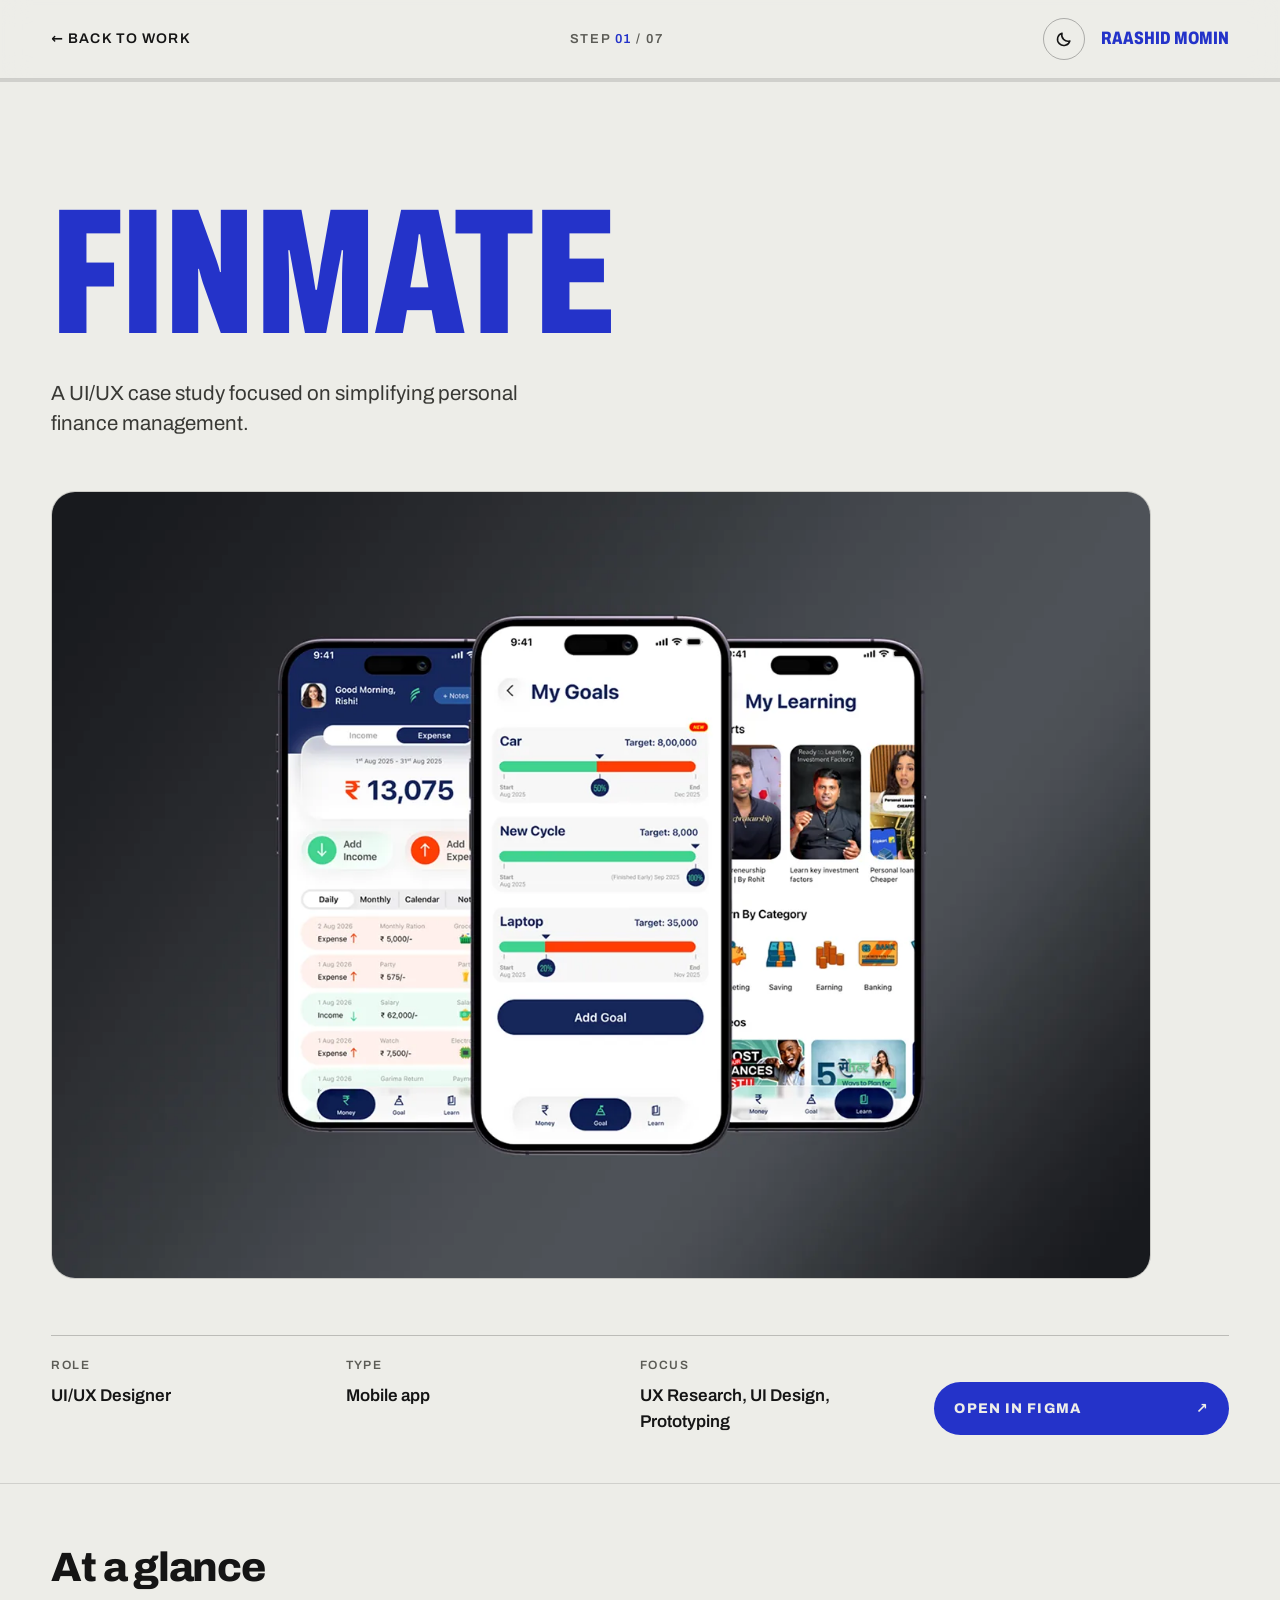
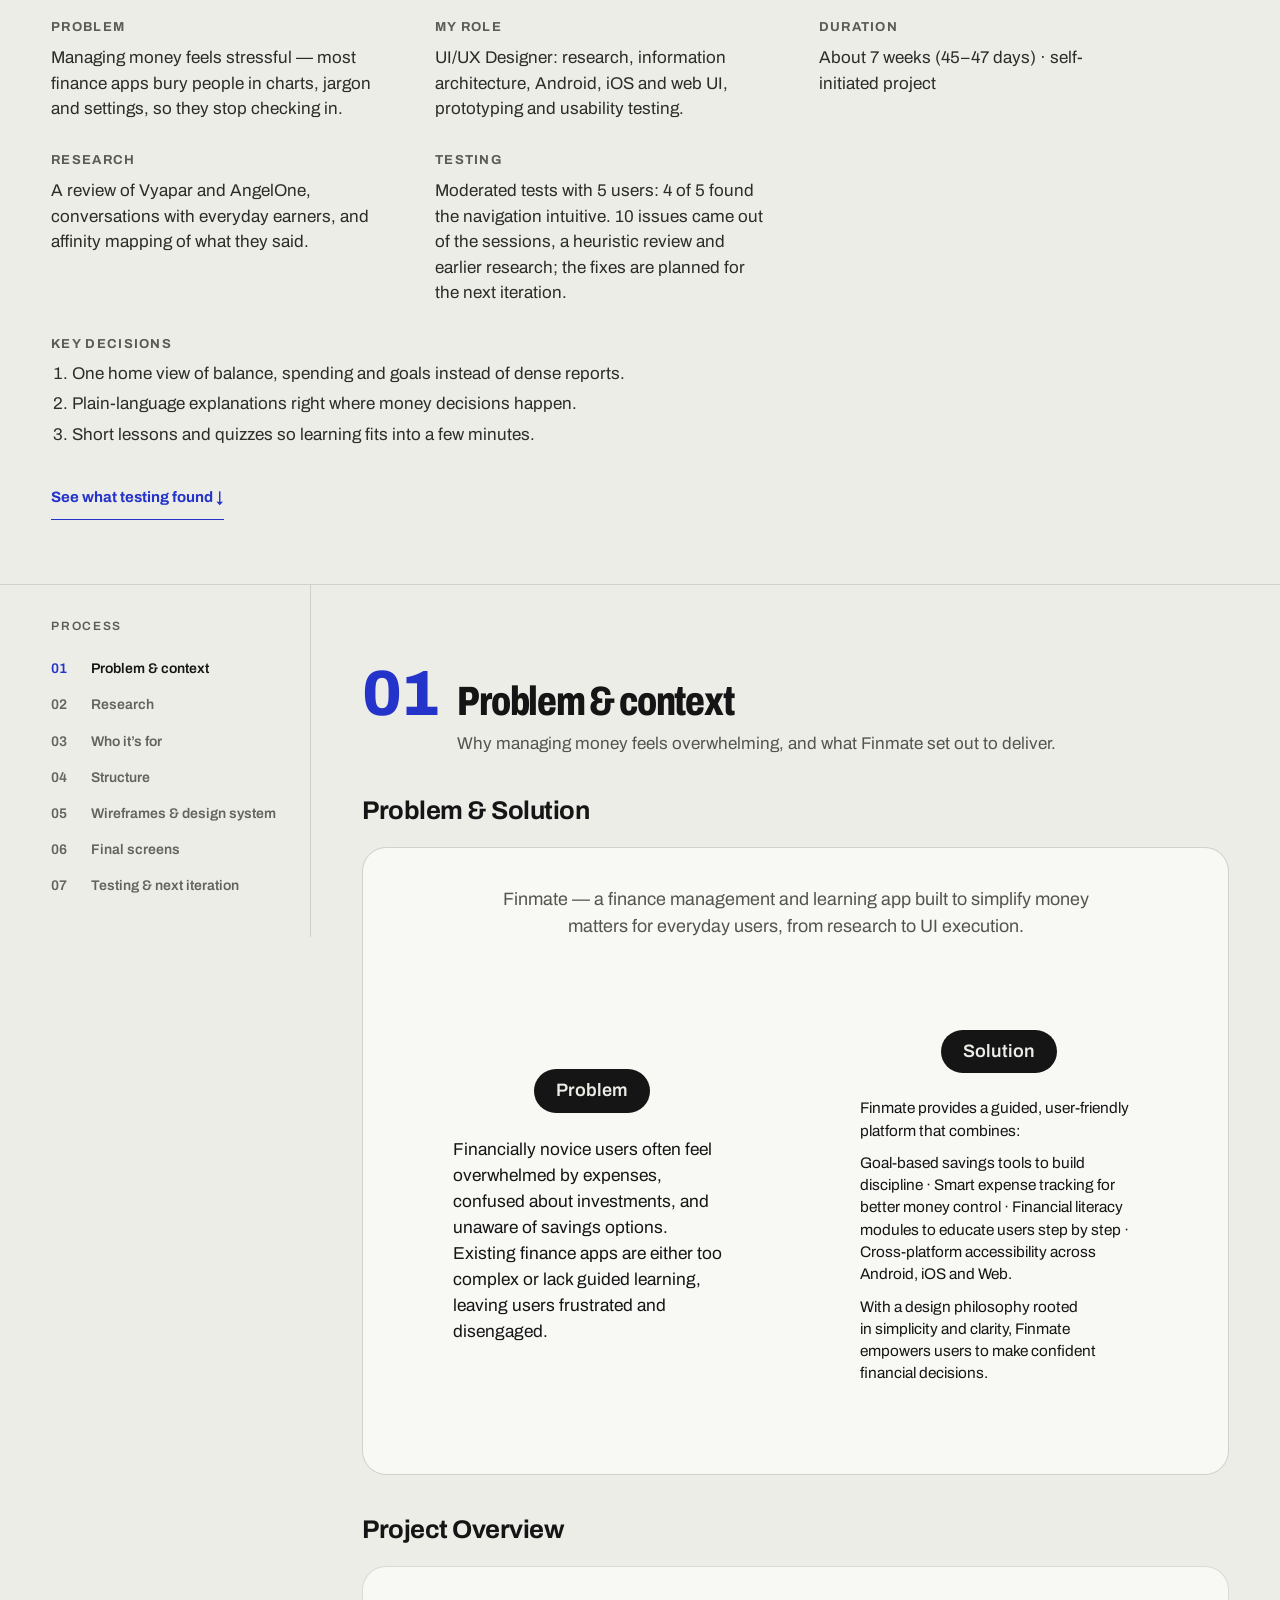
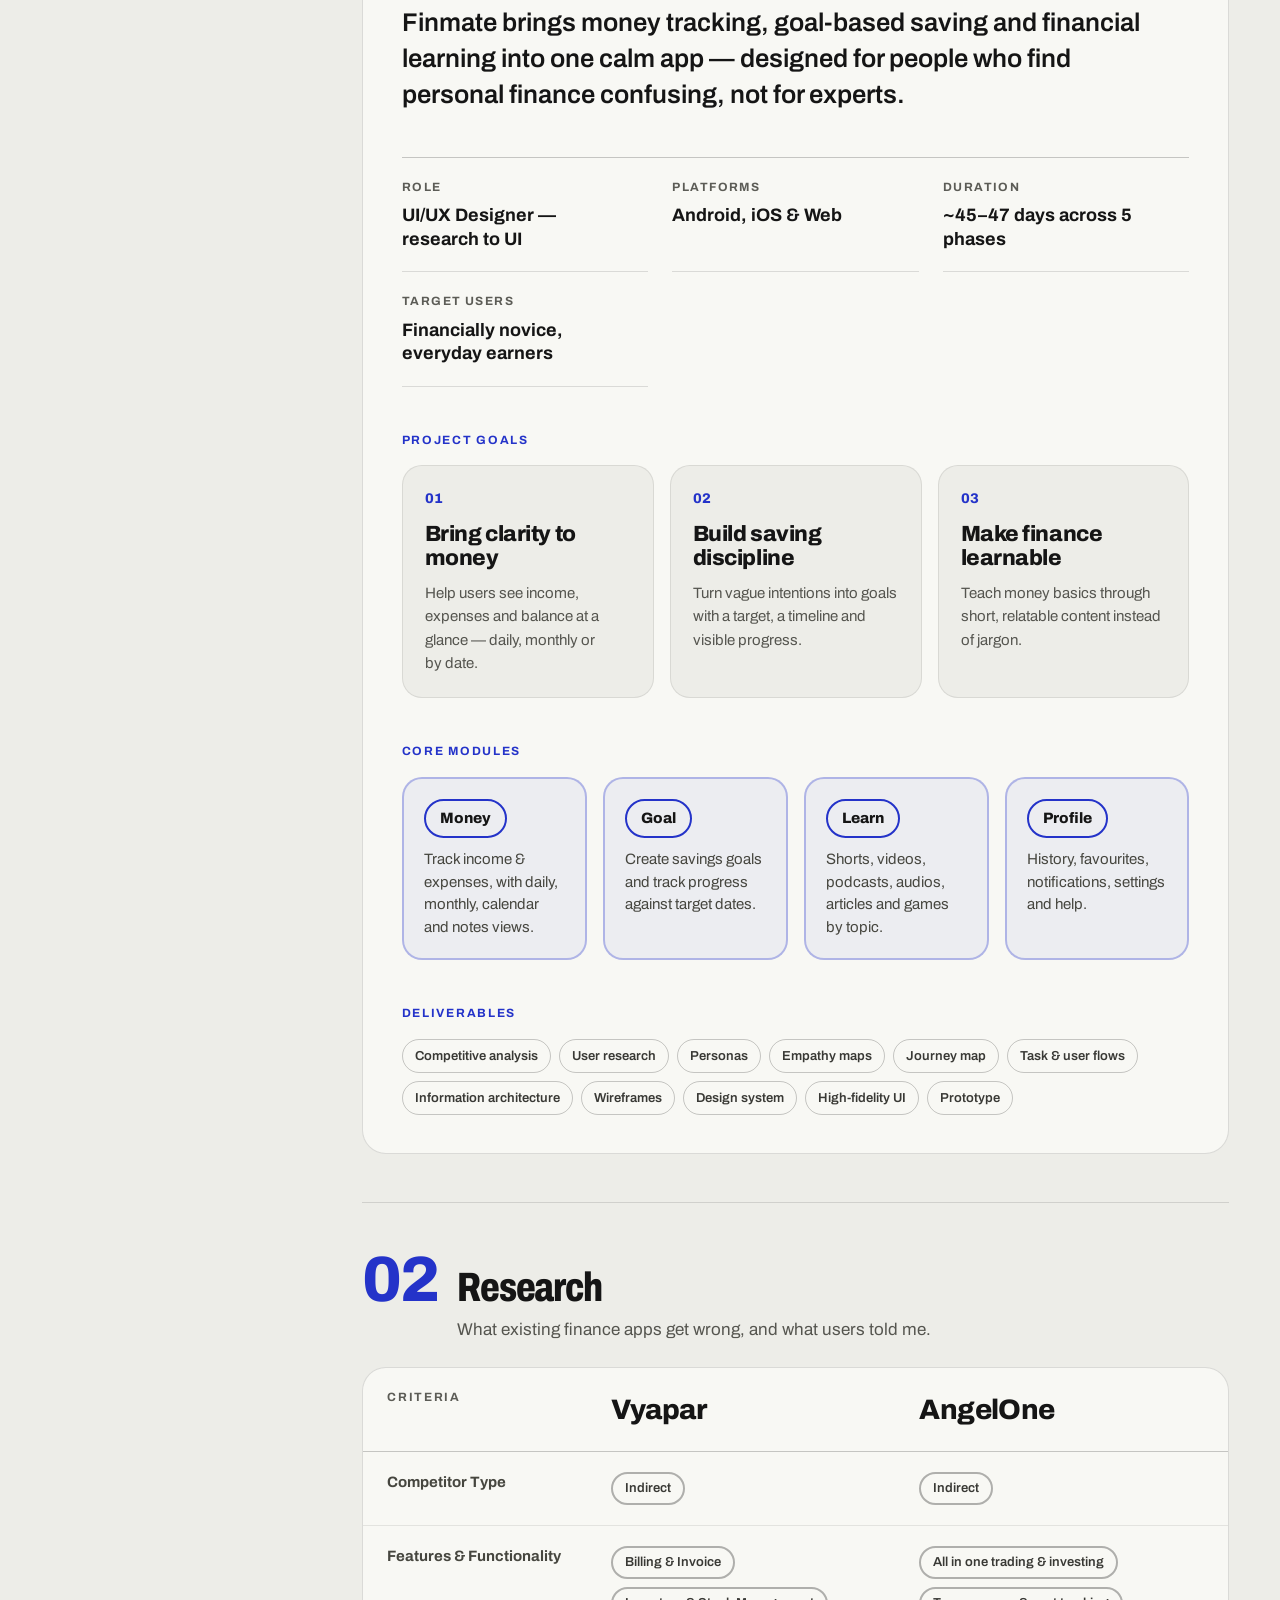
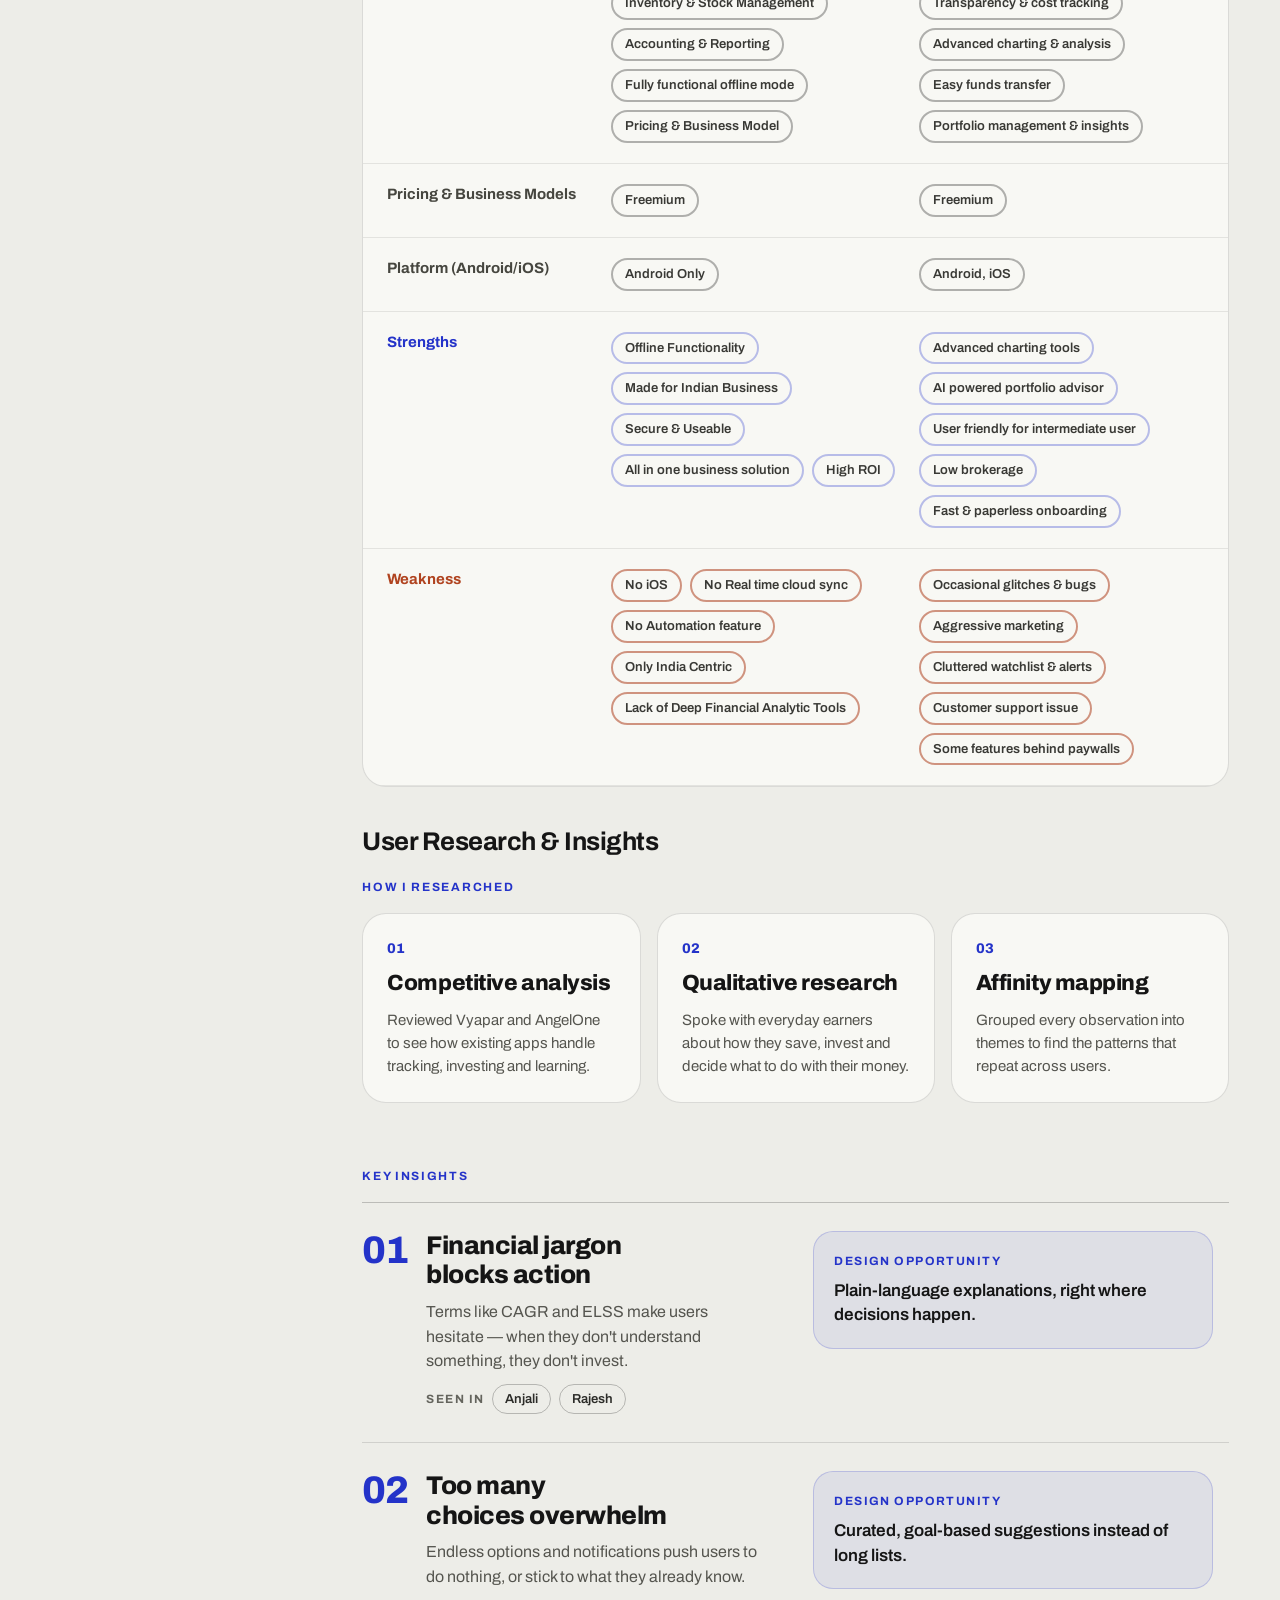
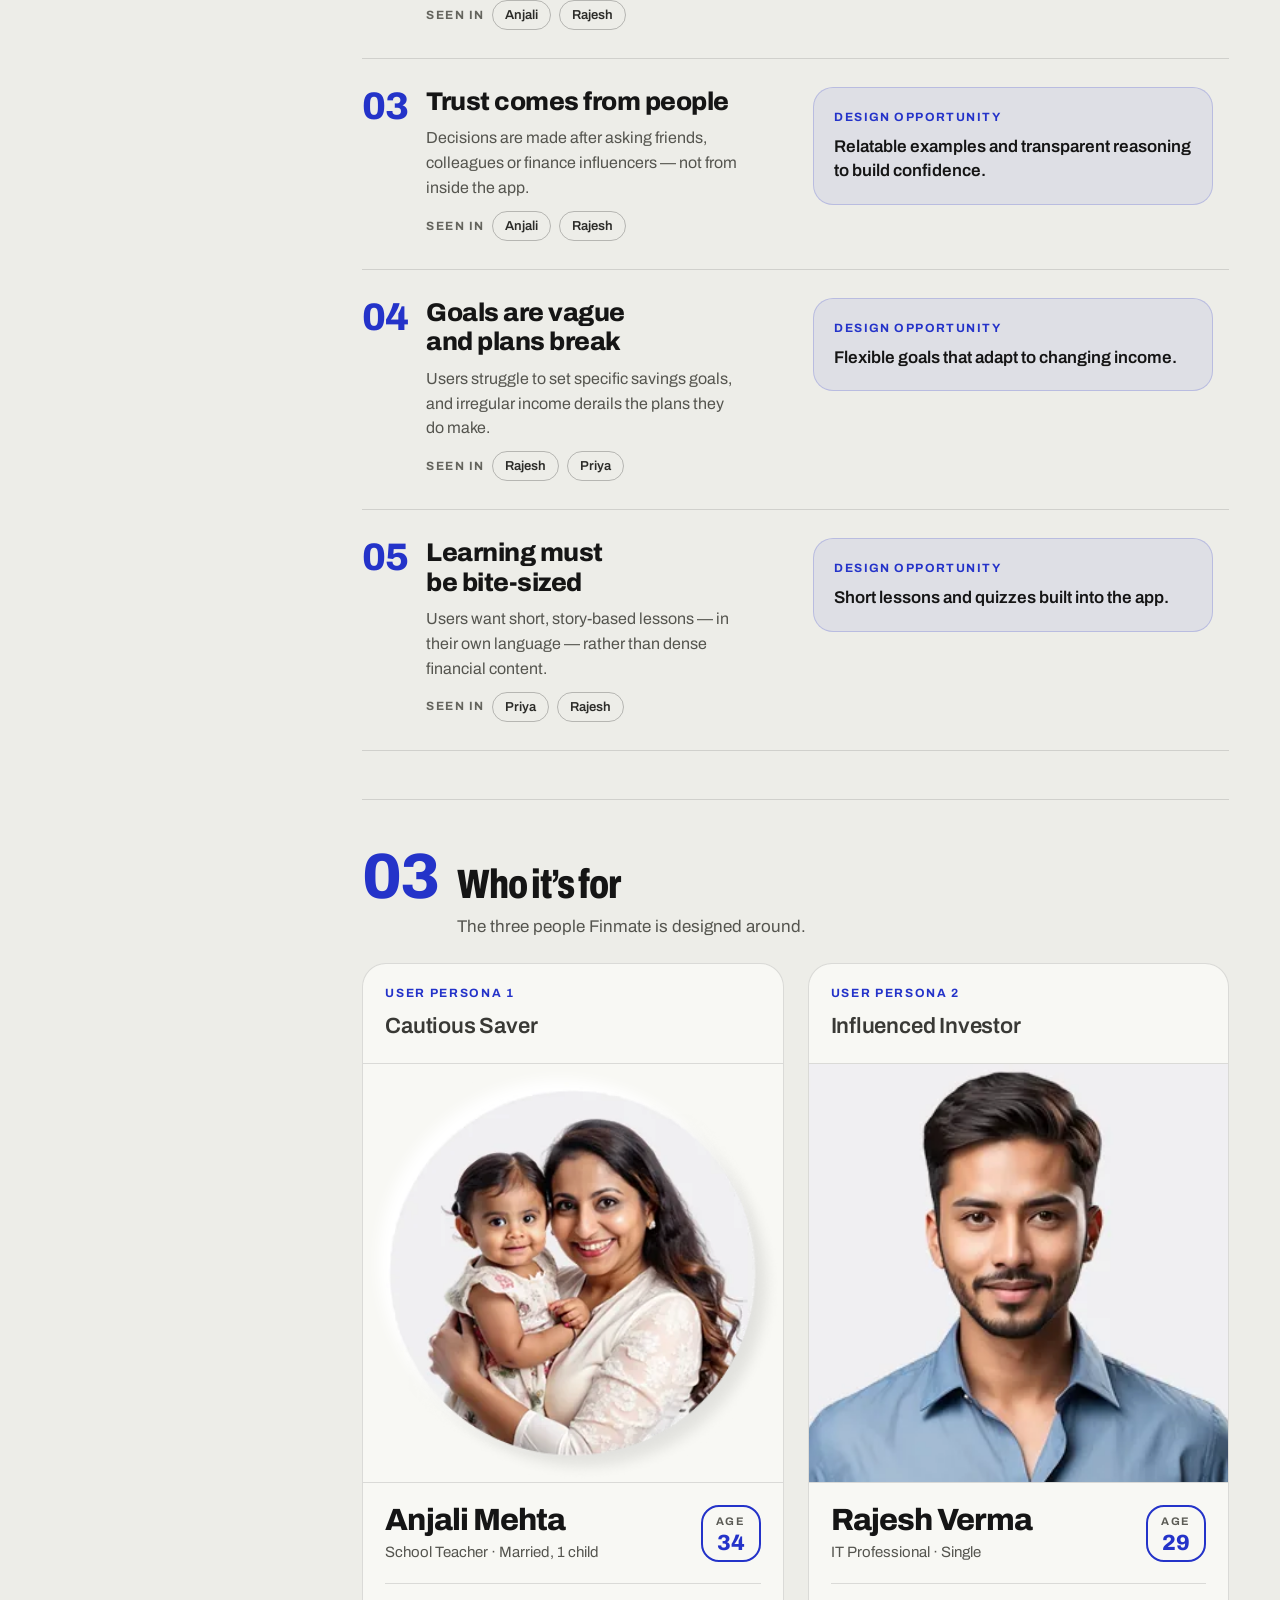
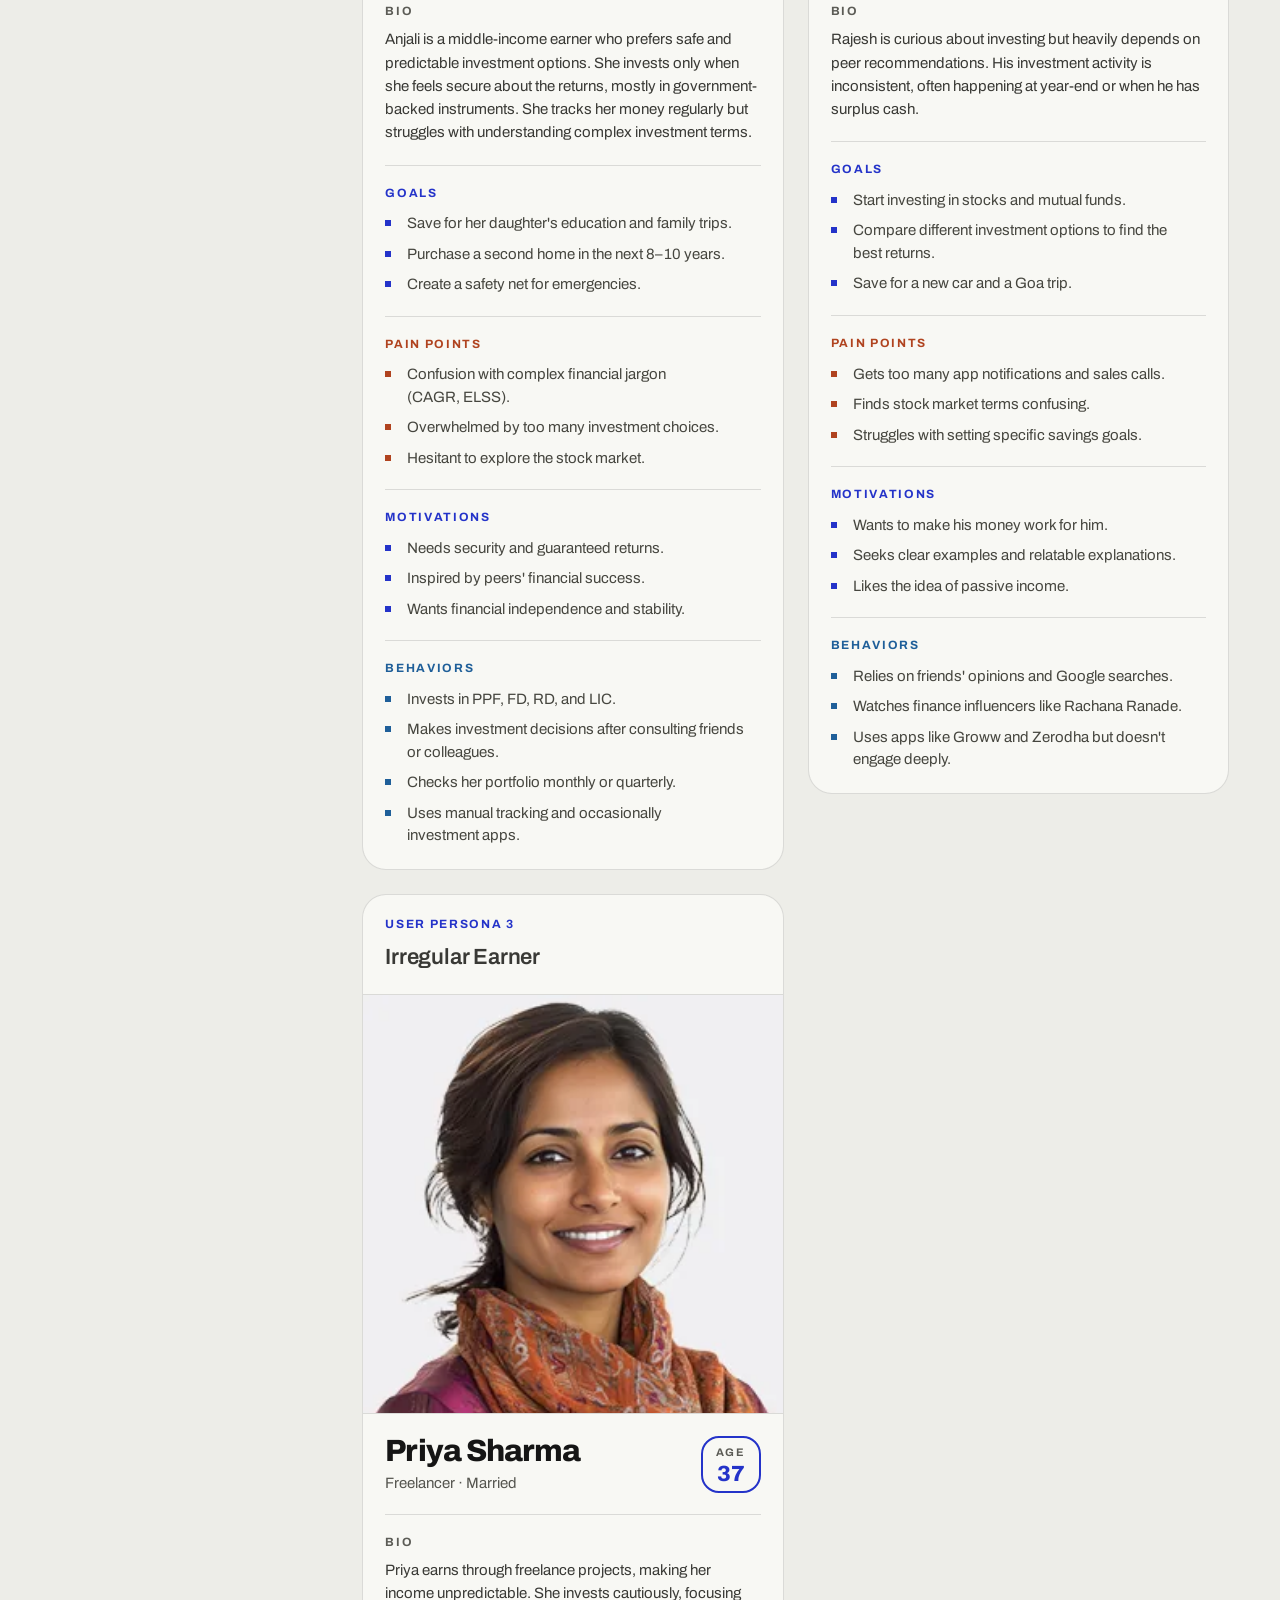
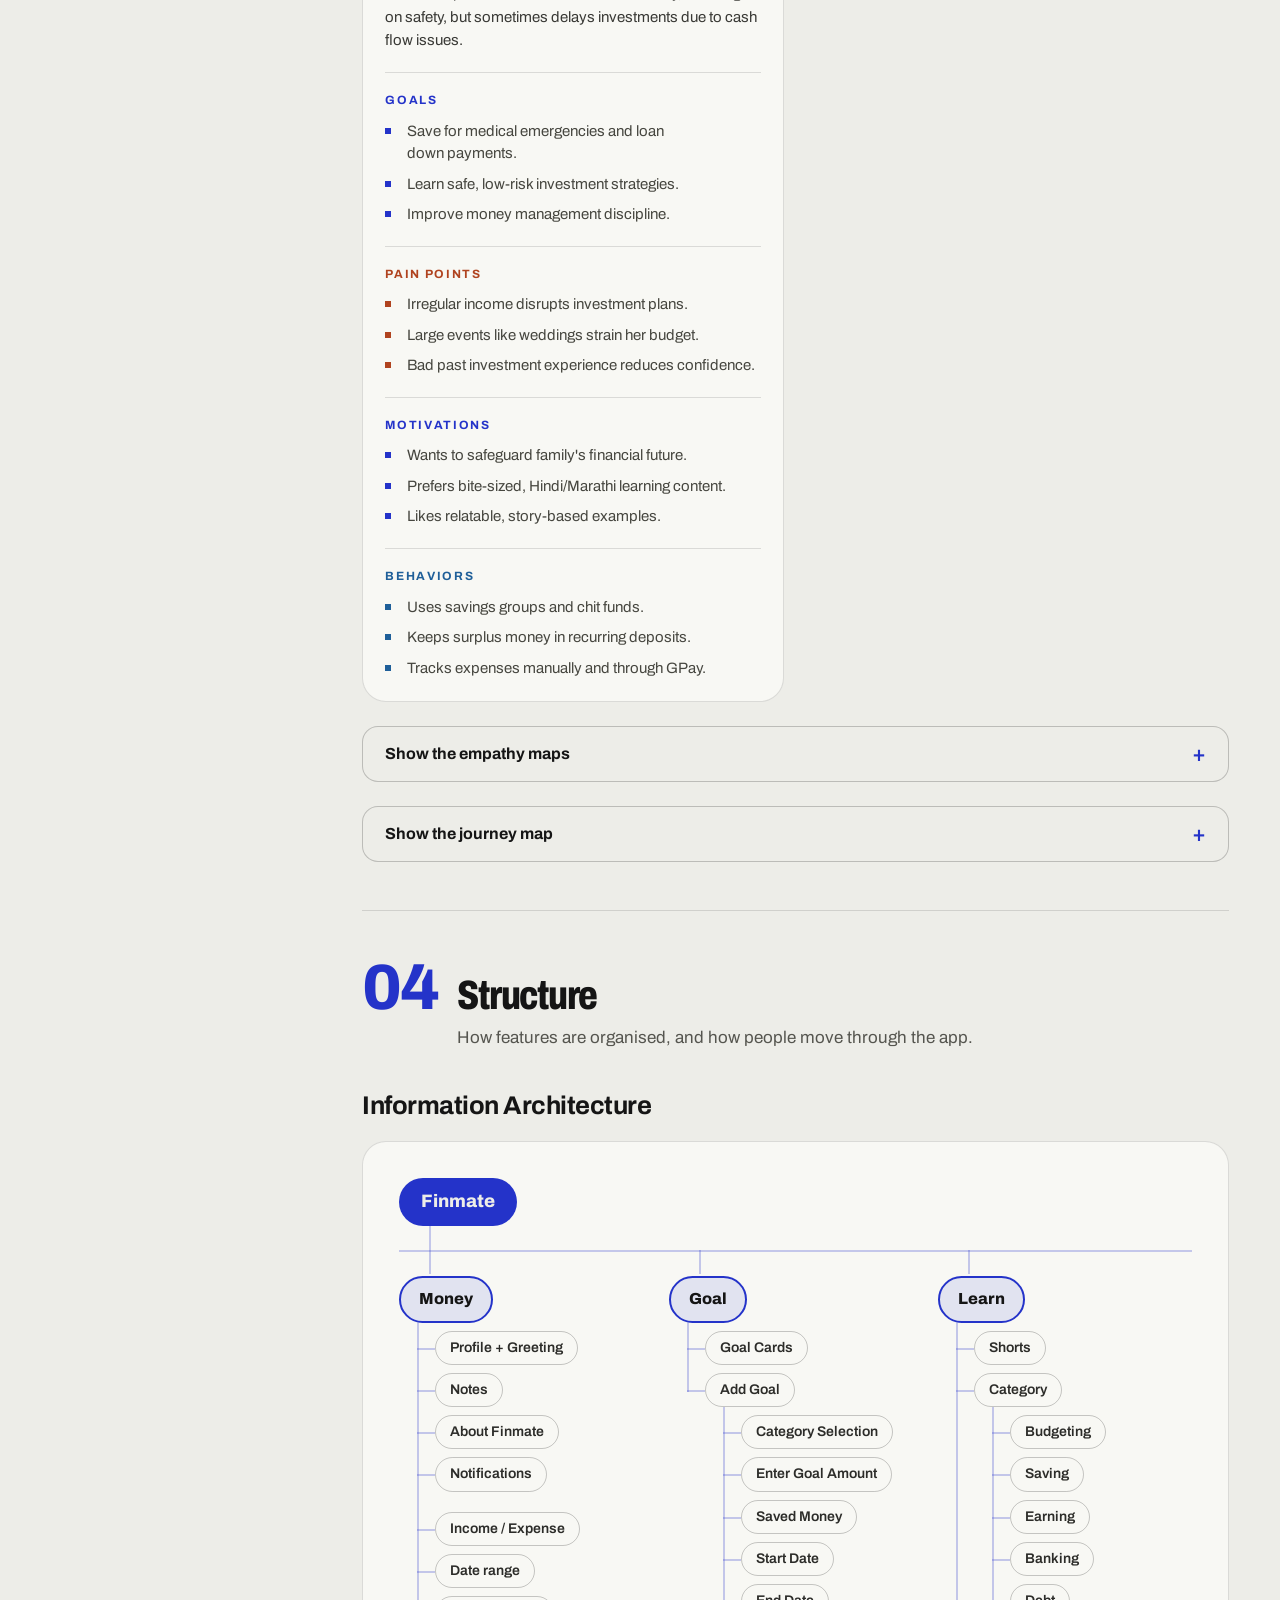
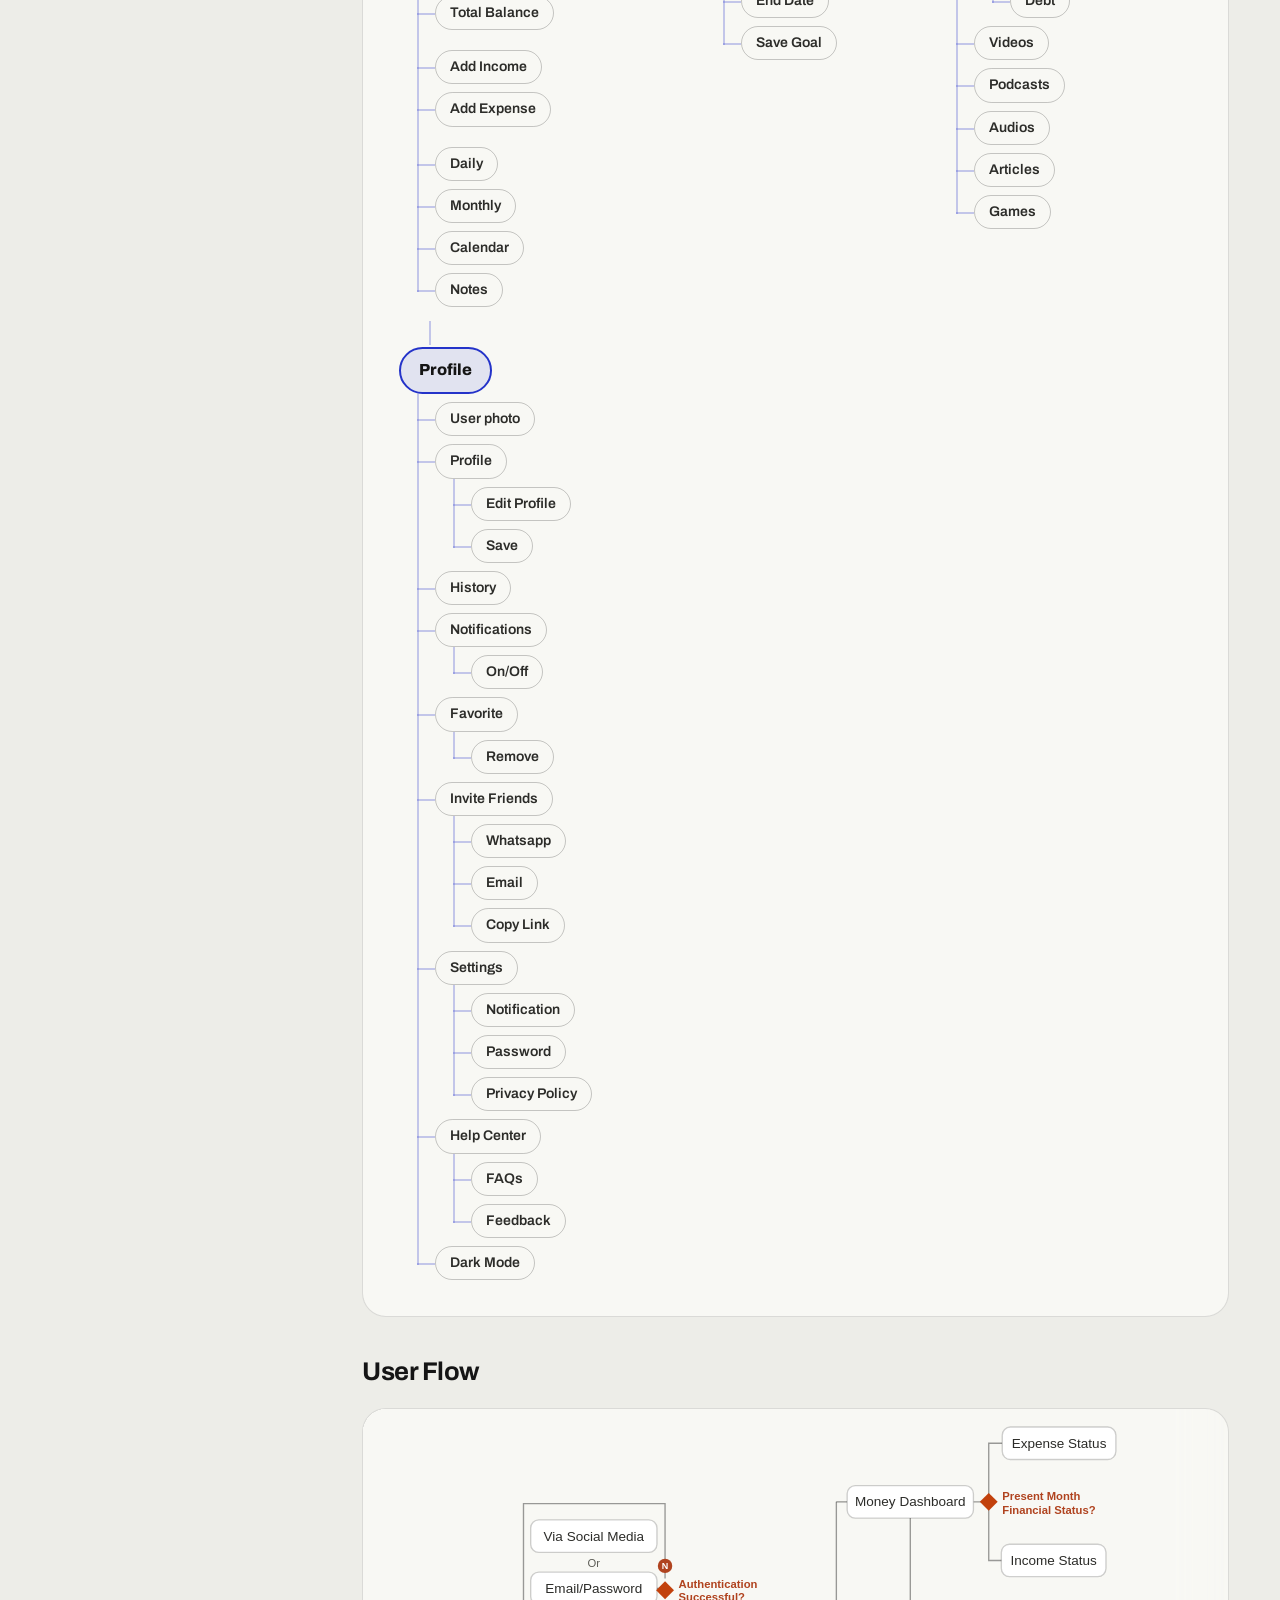
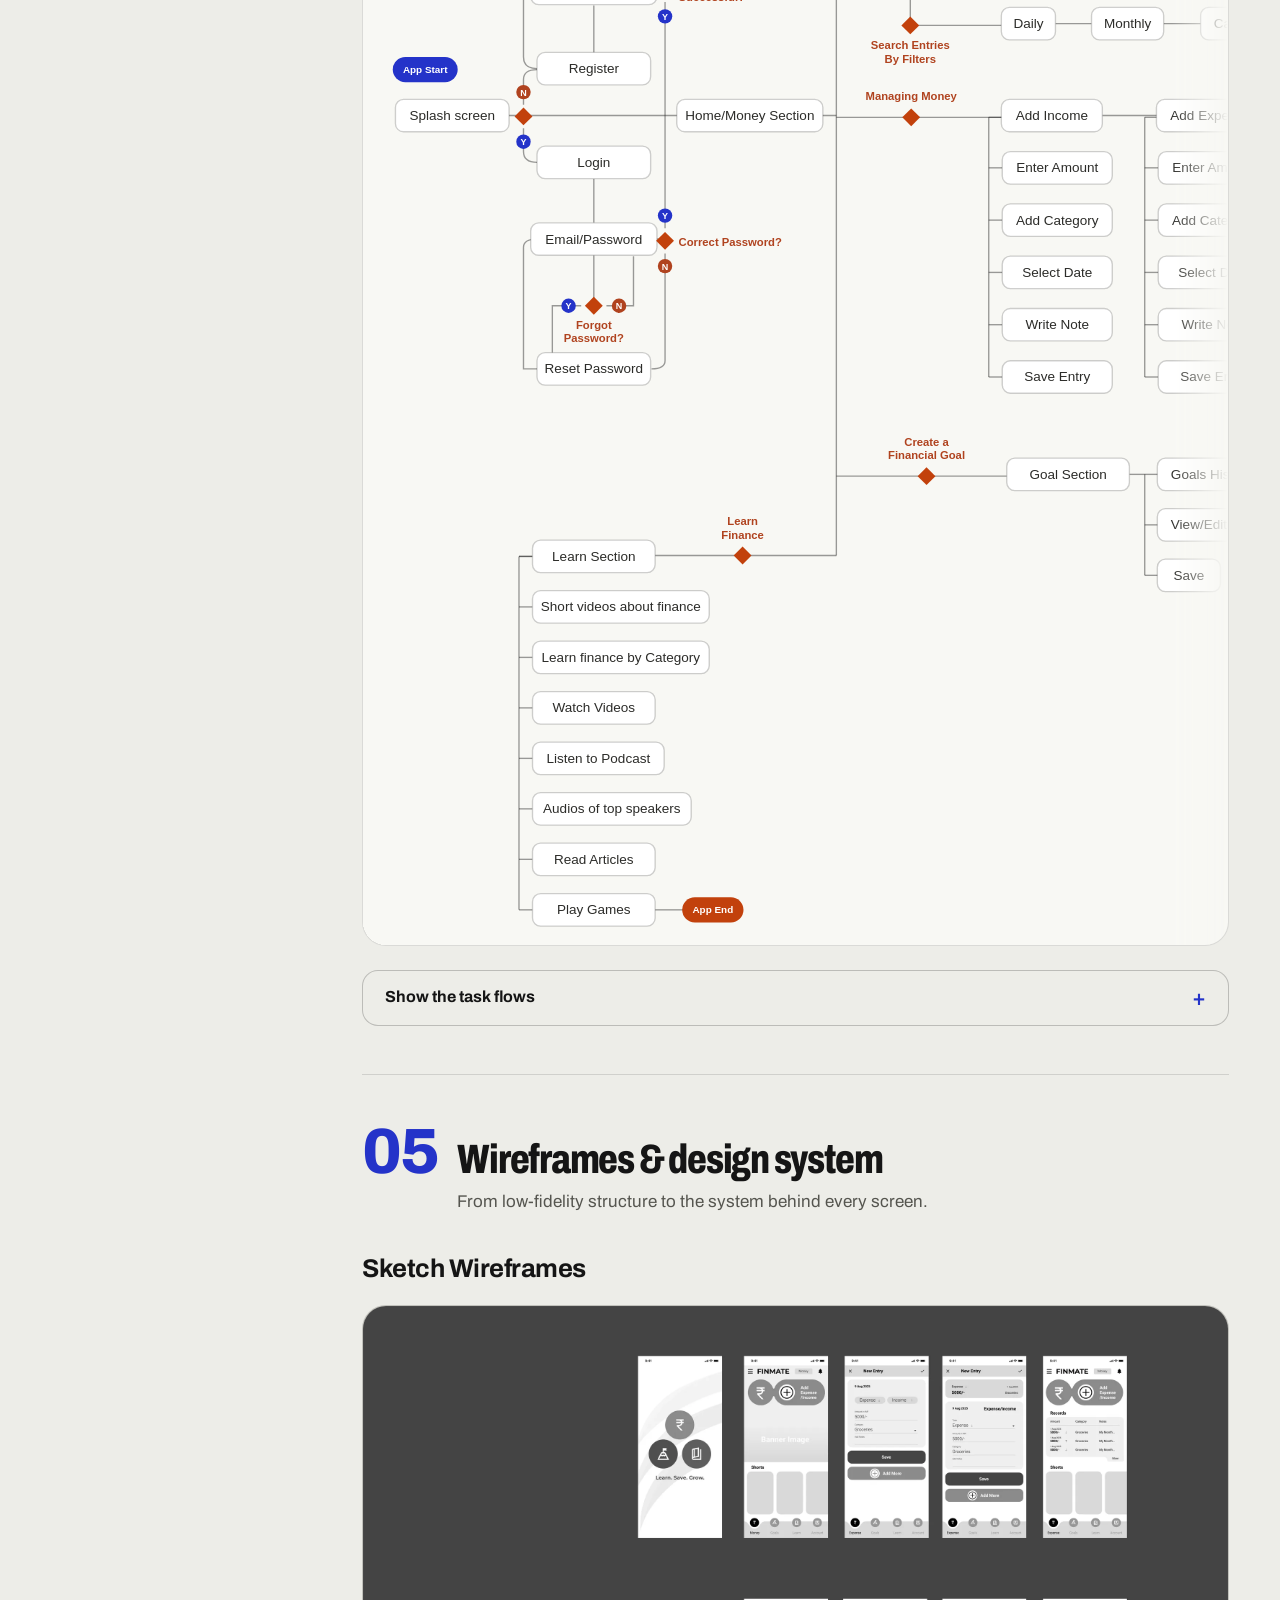
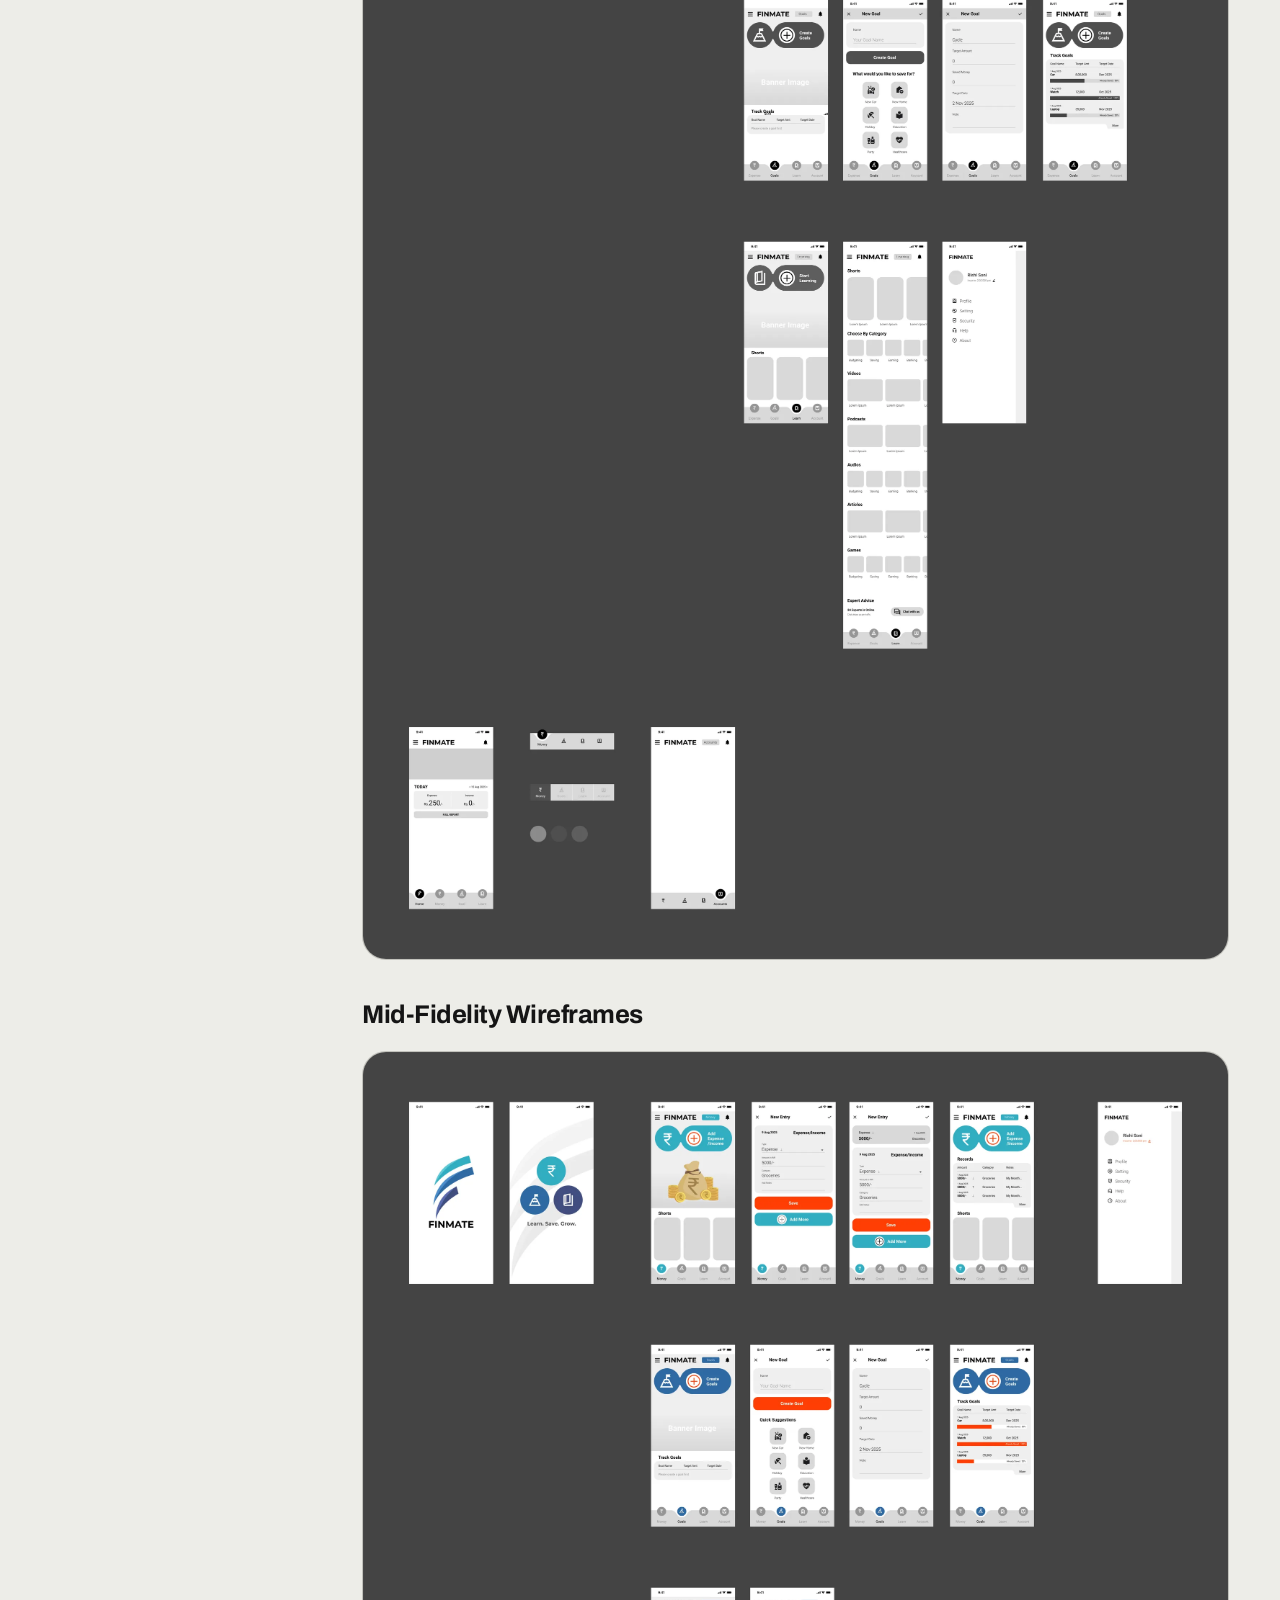
<file: Finmate Case Study.dc.html>
<!doctype html>
<html lang="en">
<head>
<meta charset="utf-8">
<title>Moved — Raashid Momin</title>
<meta name="robots" content="noindex">
<link rel="canonical" href="https://raashid07.github.io/Raashids-Portfolio/finmate.html">
<meta http-equiv="refresh" content="0; url=finmate.html">
<script>location.replace('finmate.html' + location.hash);</script>
</head>
<body style="background:#07060a;color:#f3f2f2;font-family:system-ui,sans-serif;padding:24px">
<p>This page has moved to <a href="finmate.html" style="color:#b9a4ff">finmate.html</a>.</p>
</body>
</html>
</file>
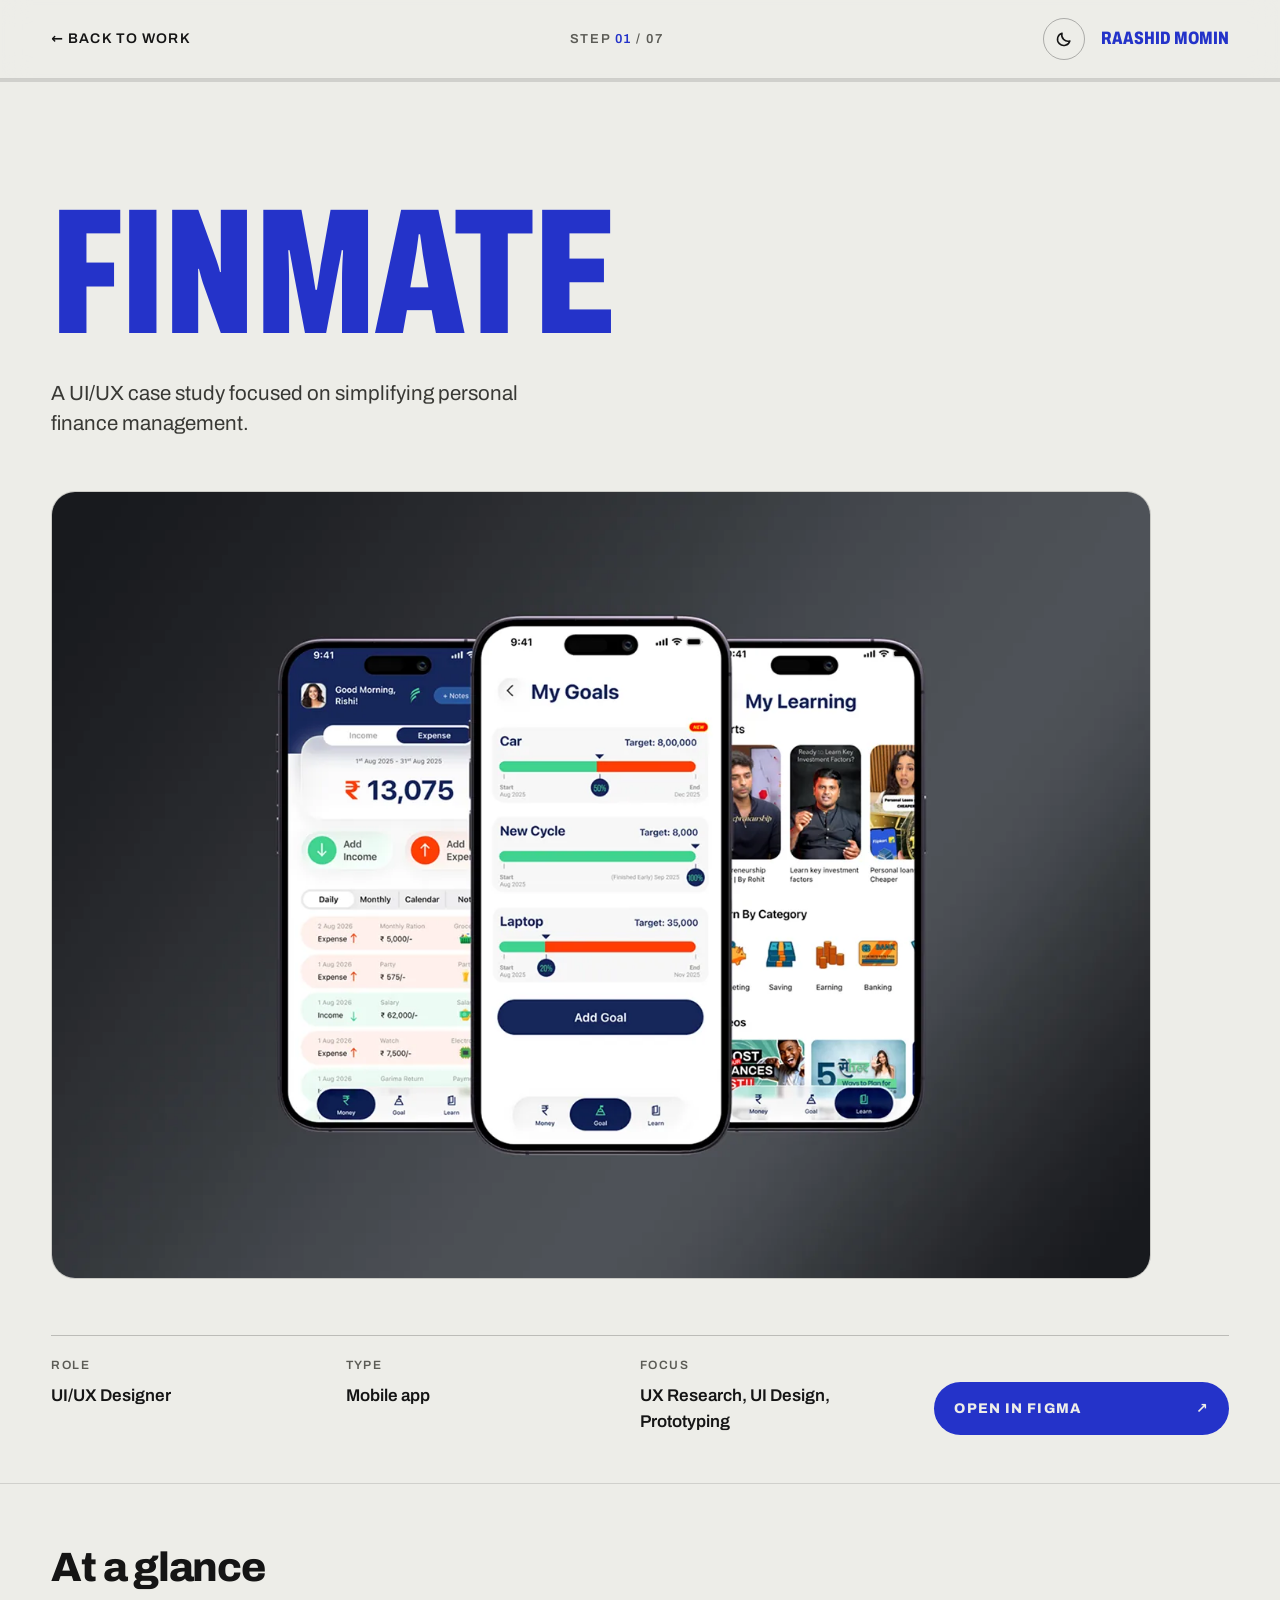
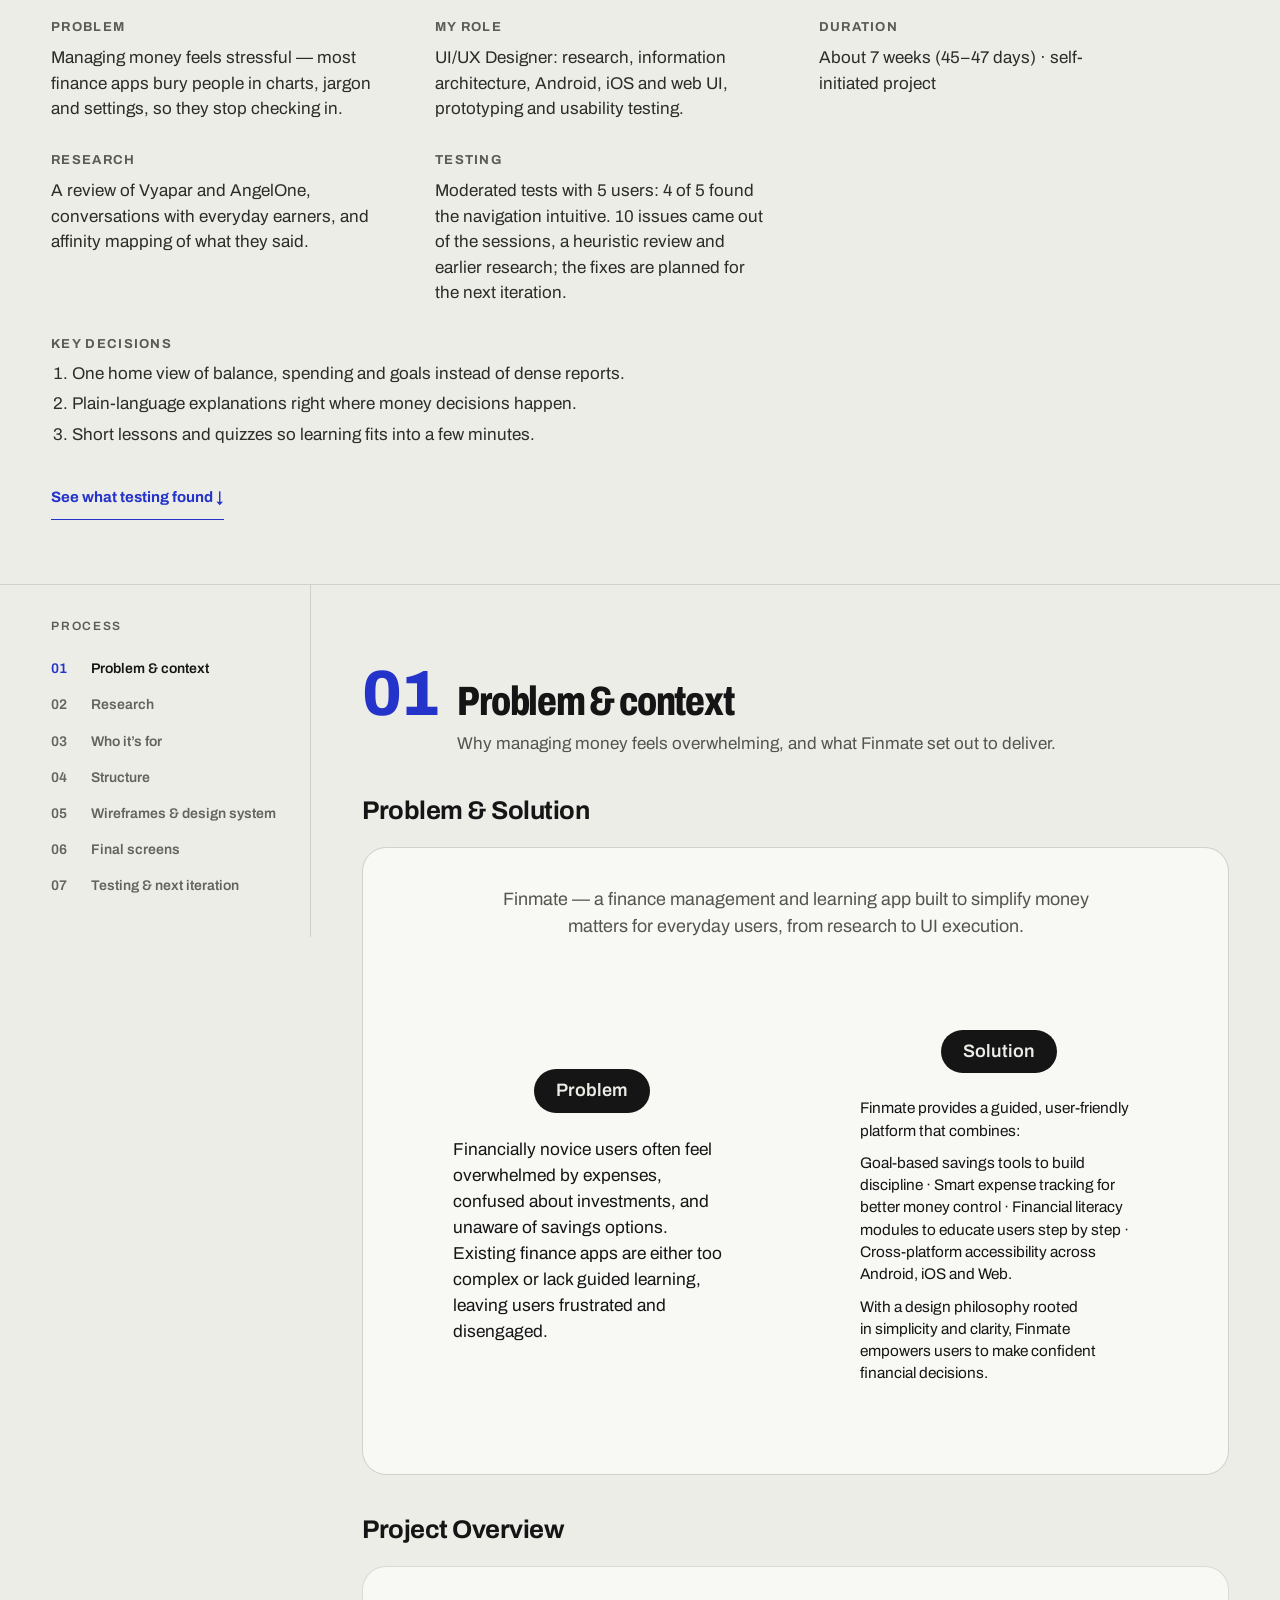
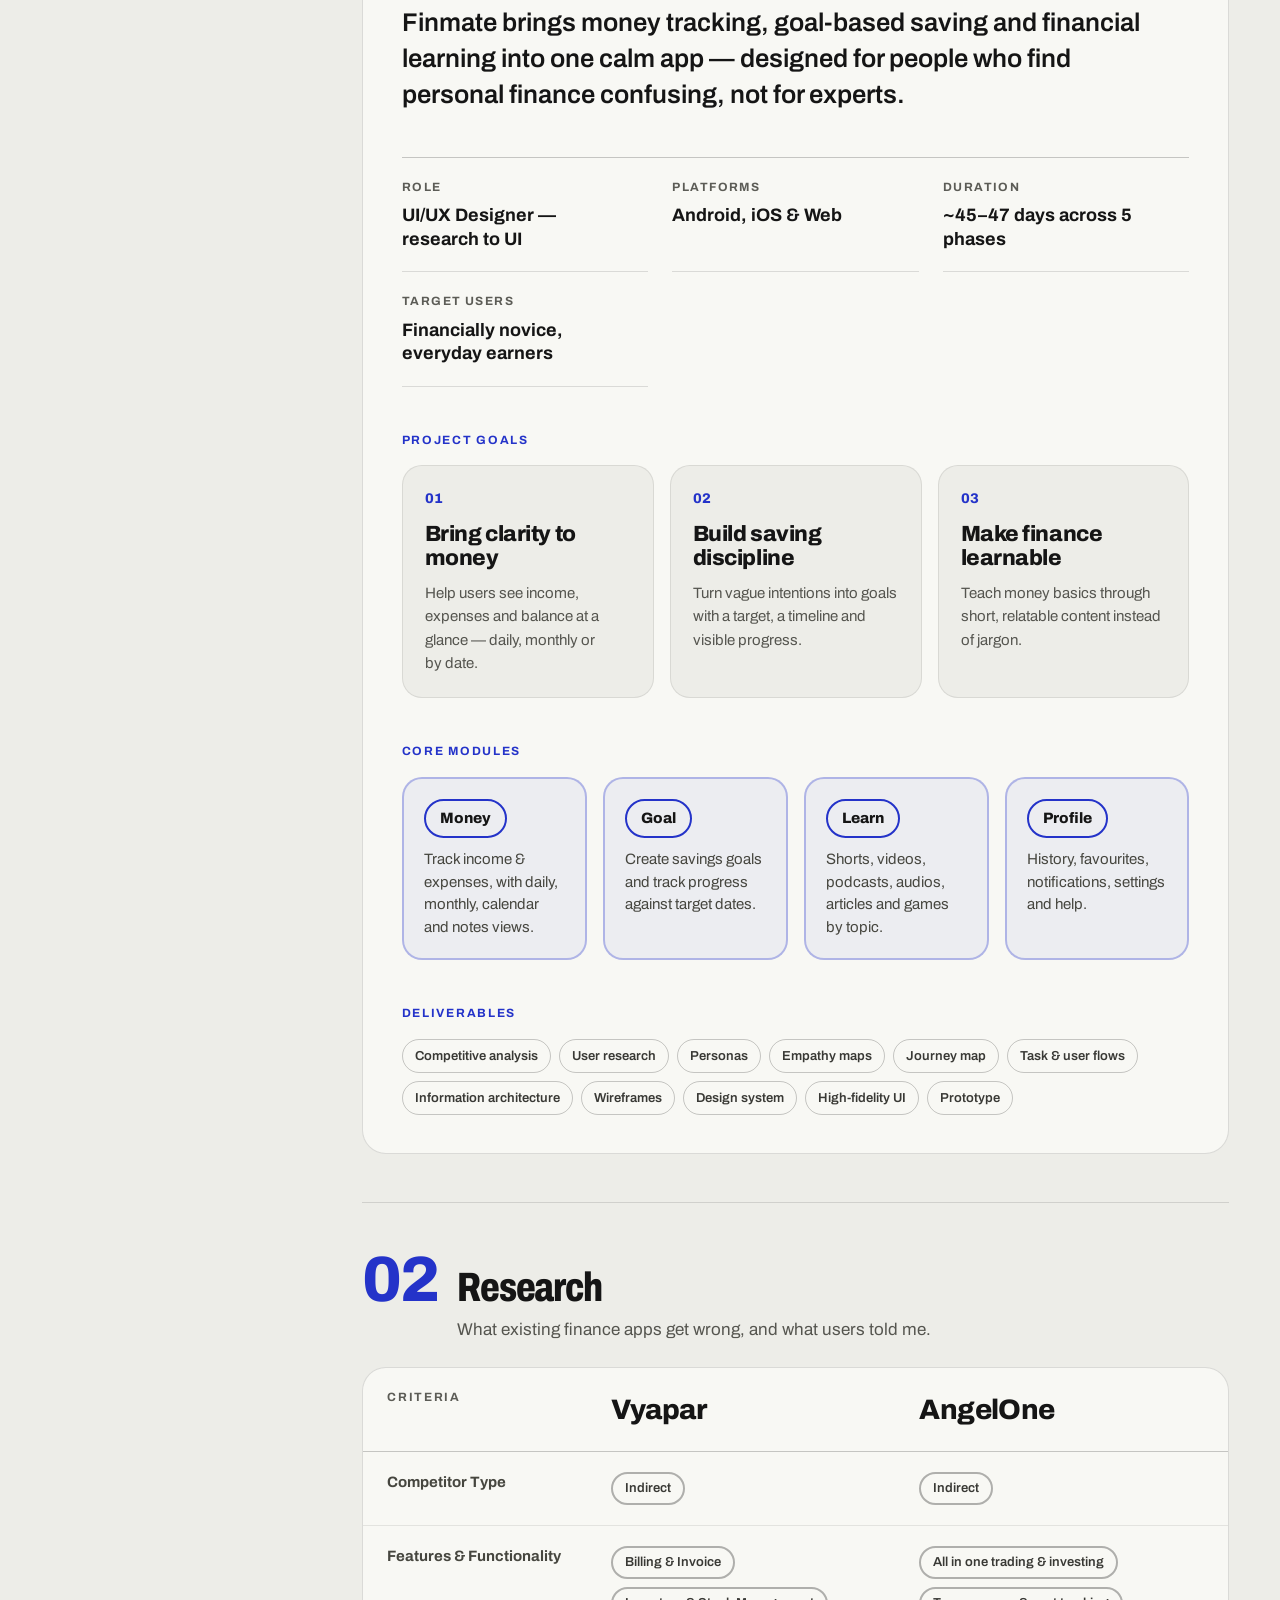
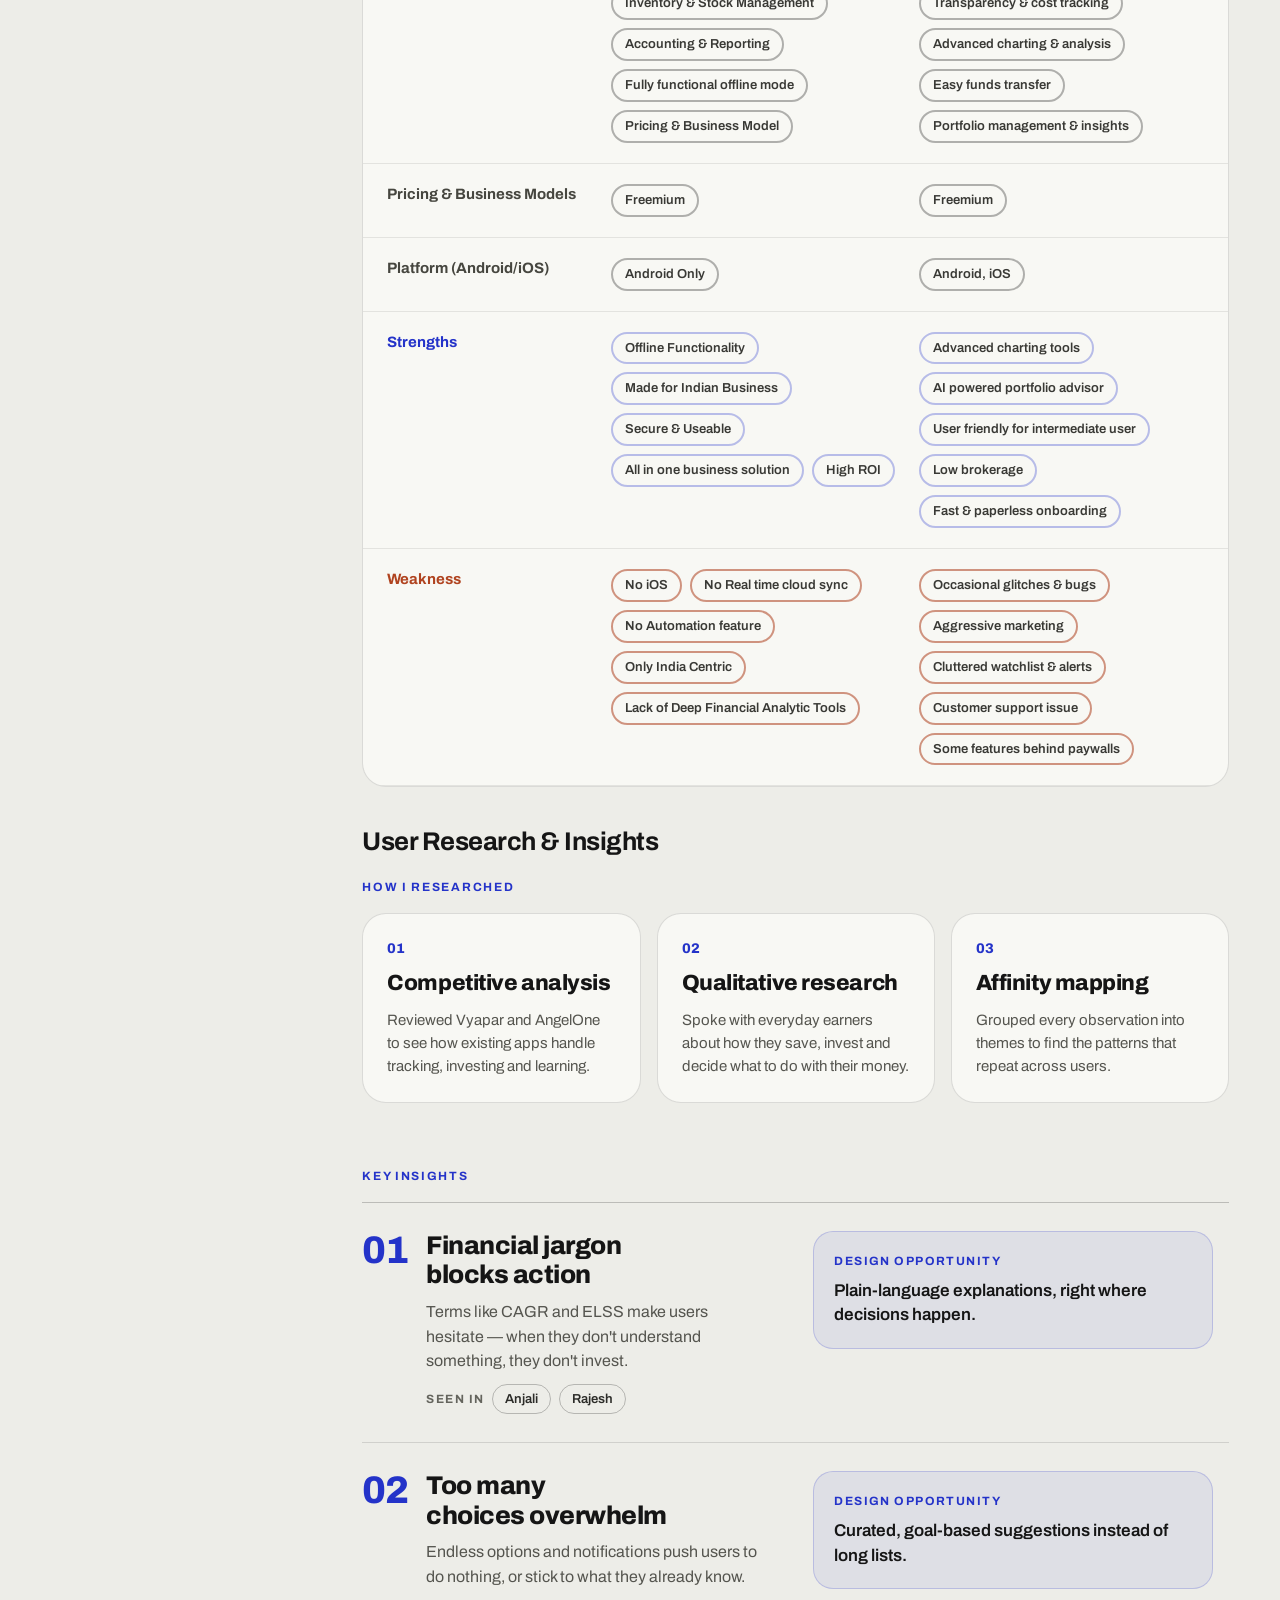
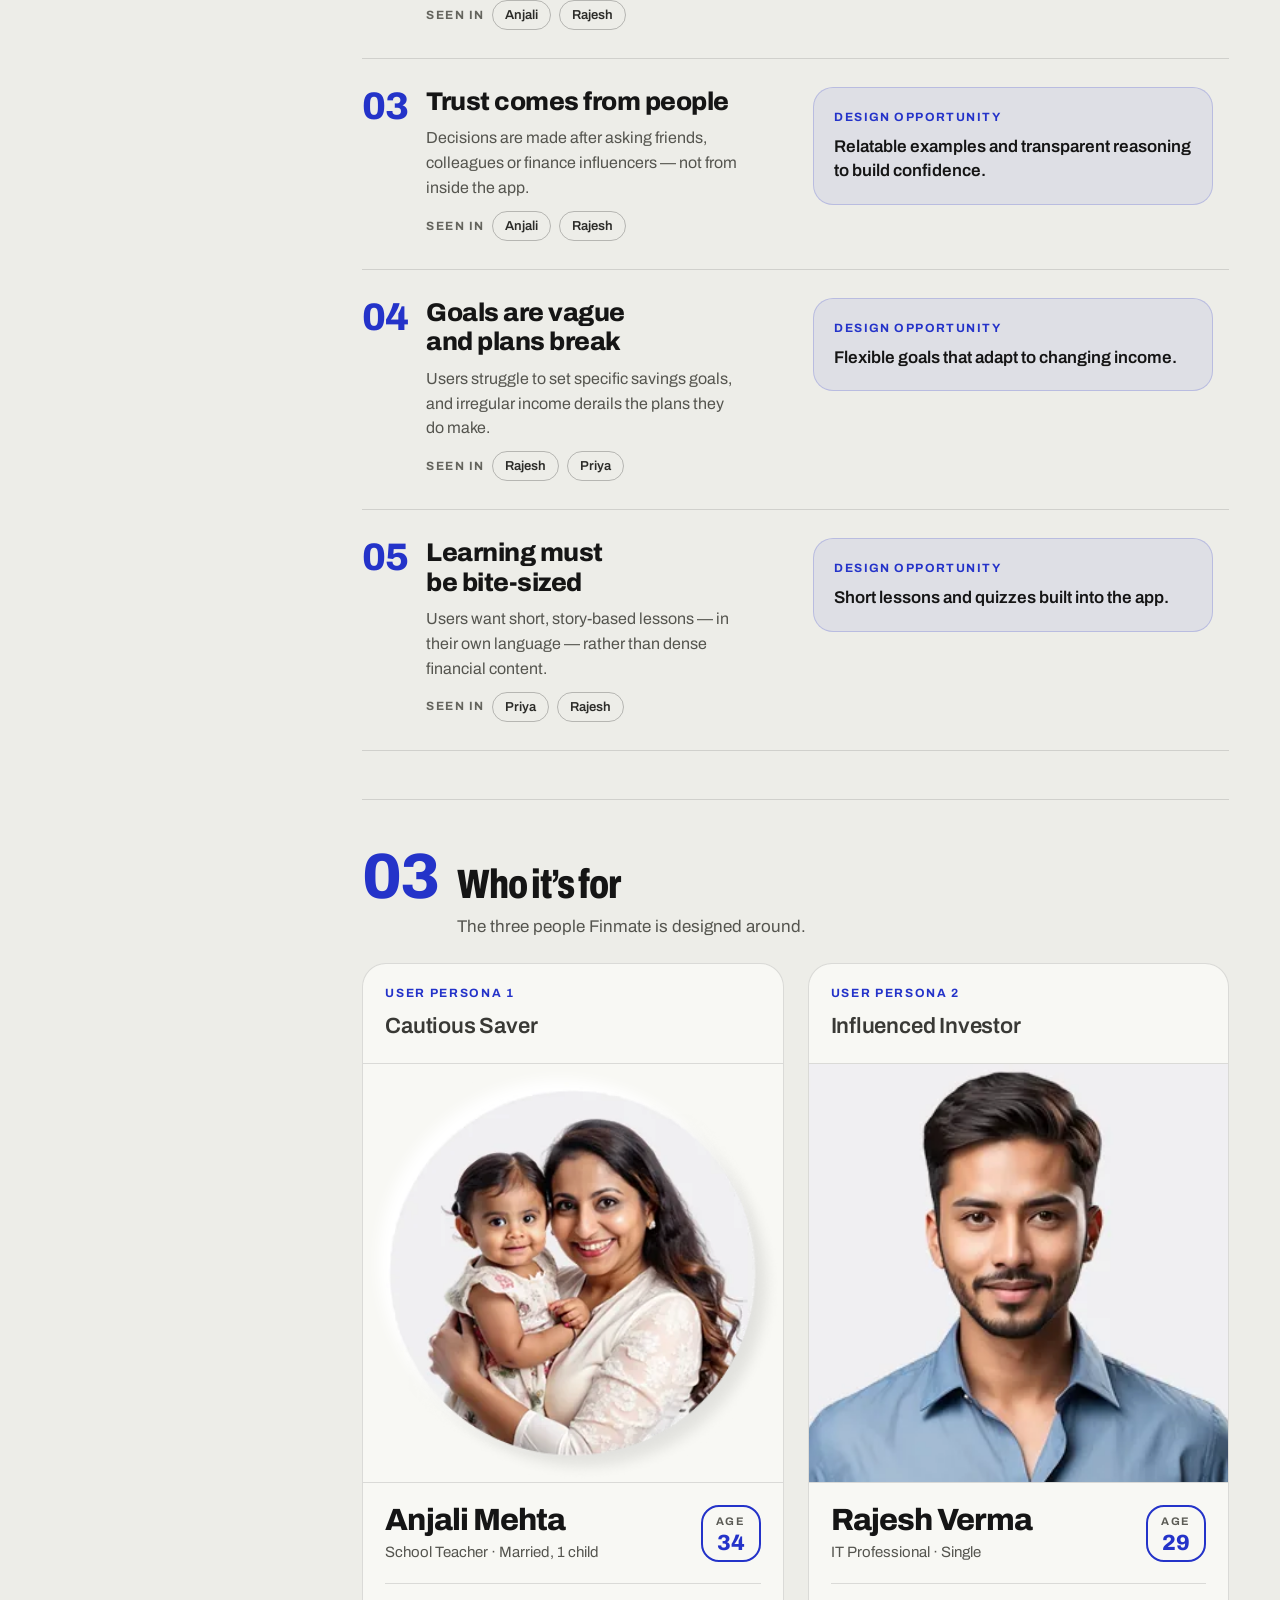
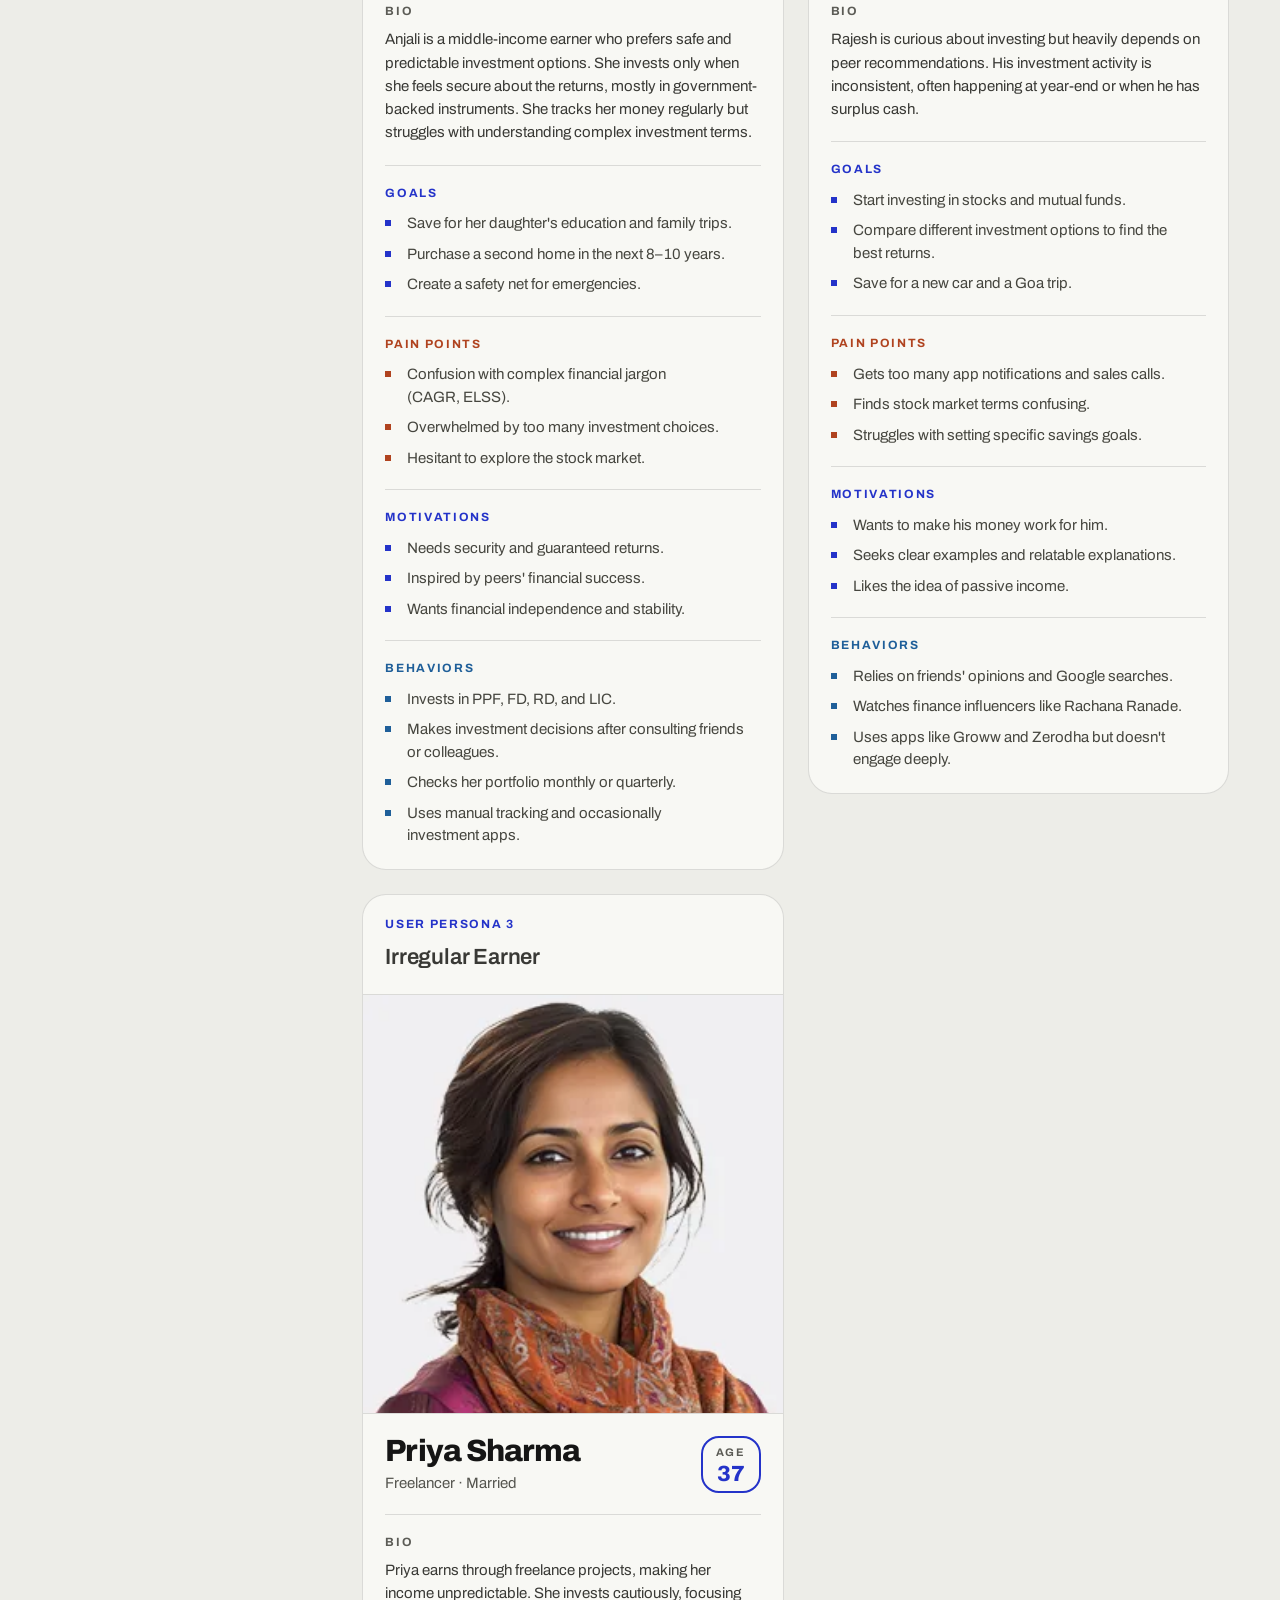
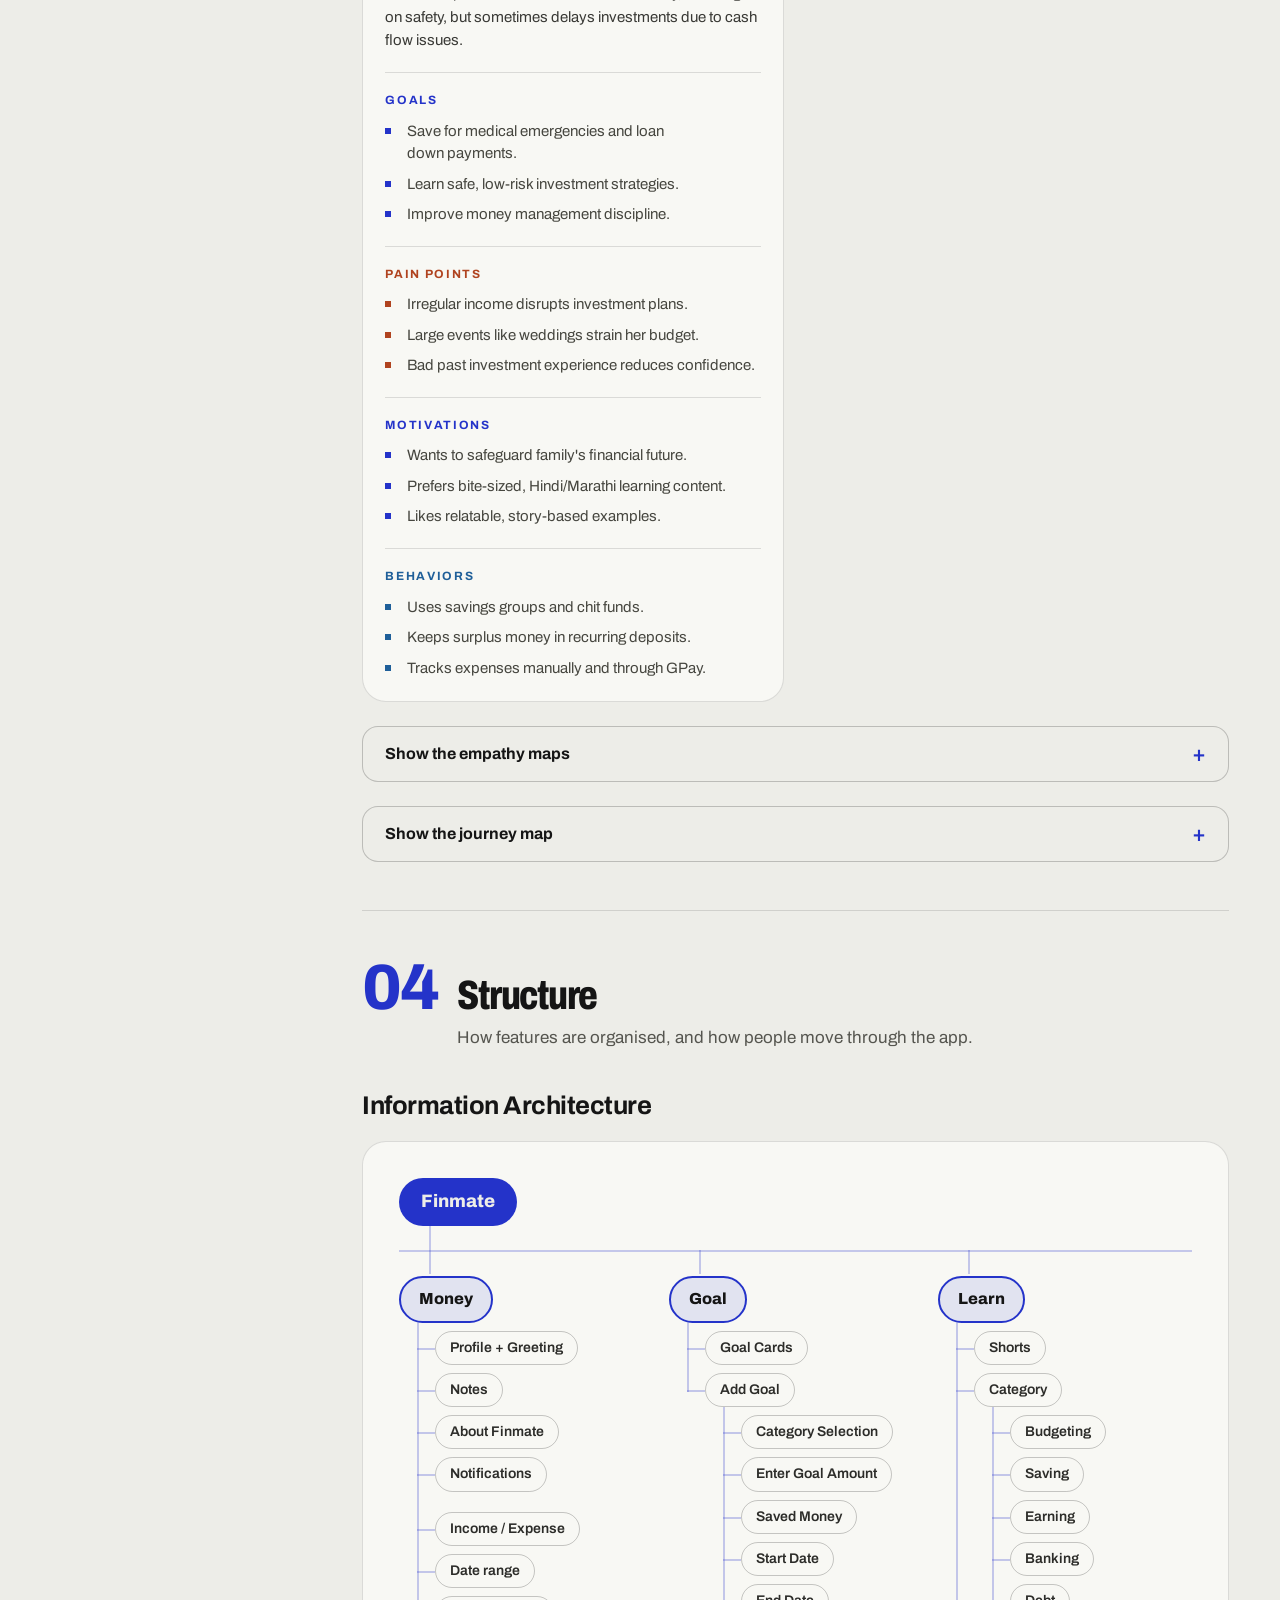
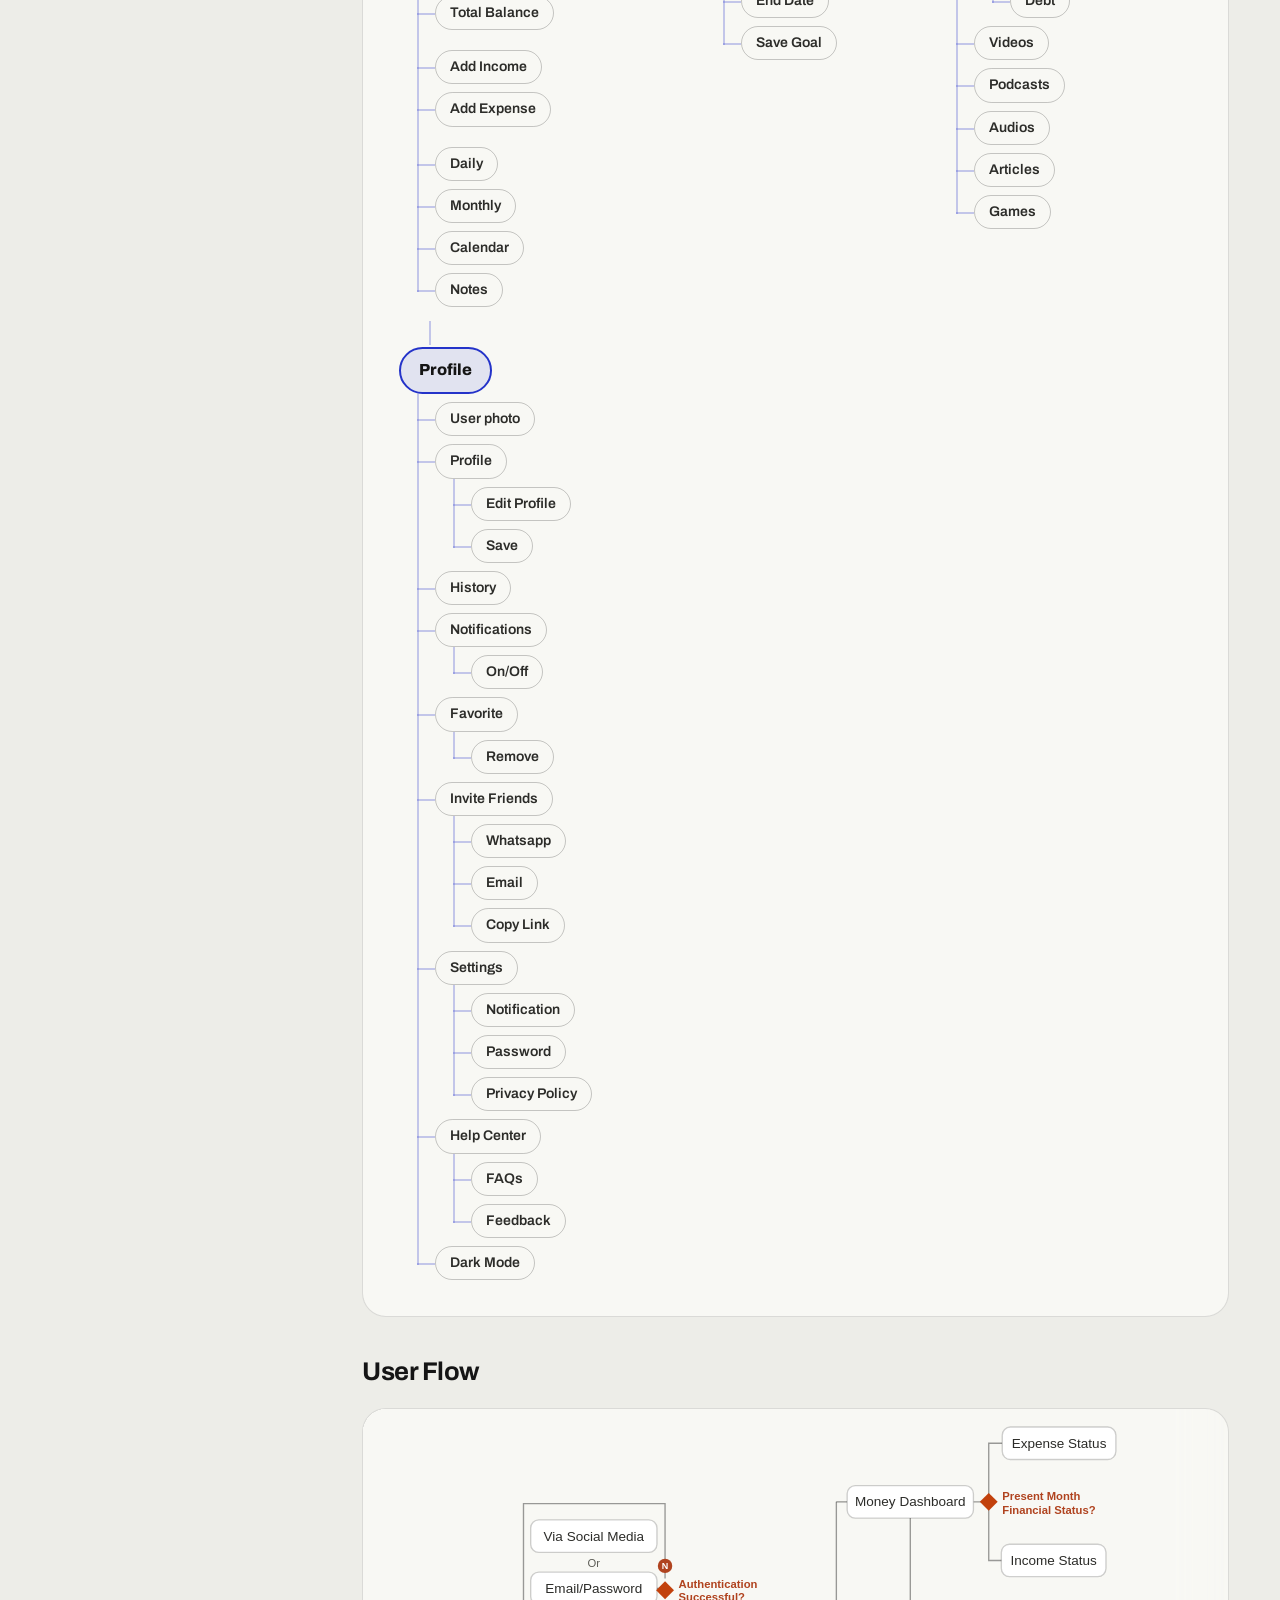
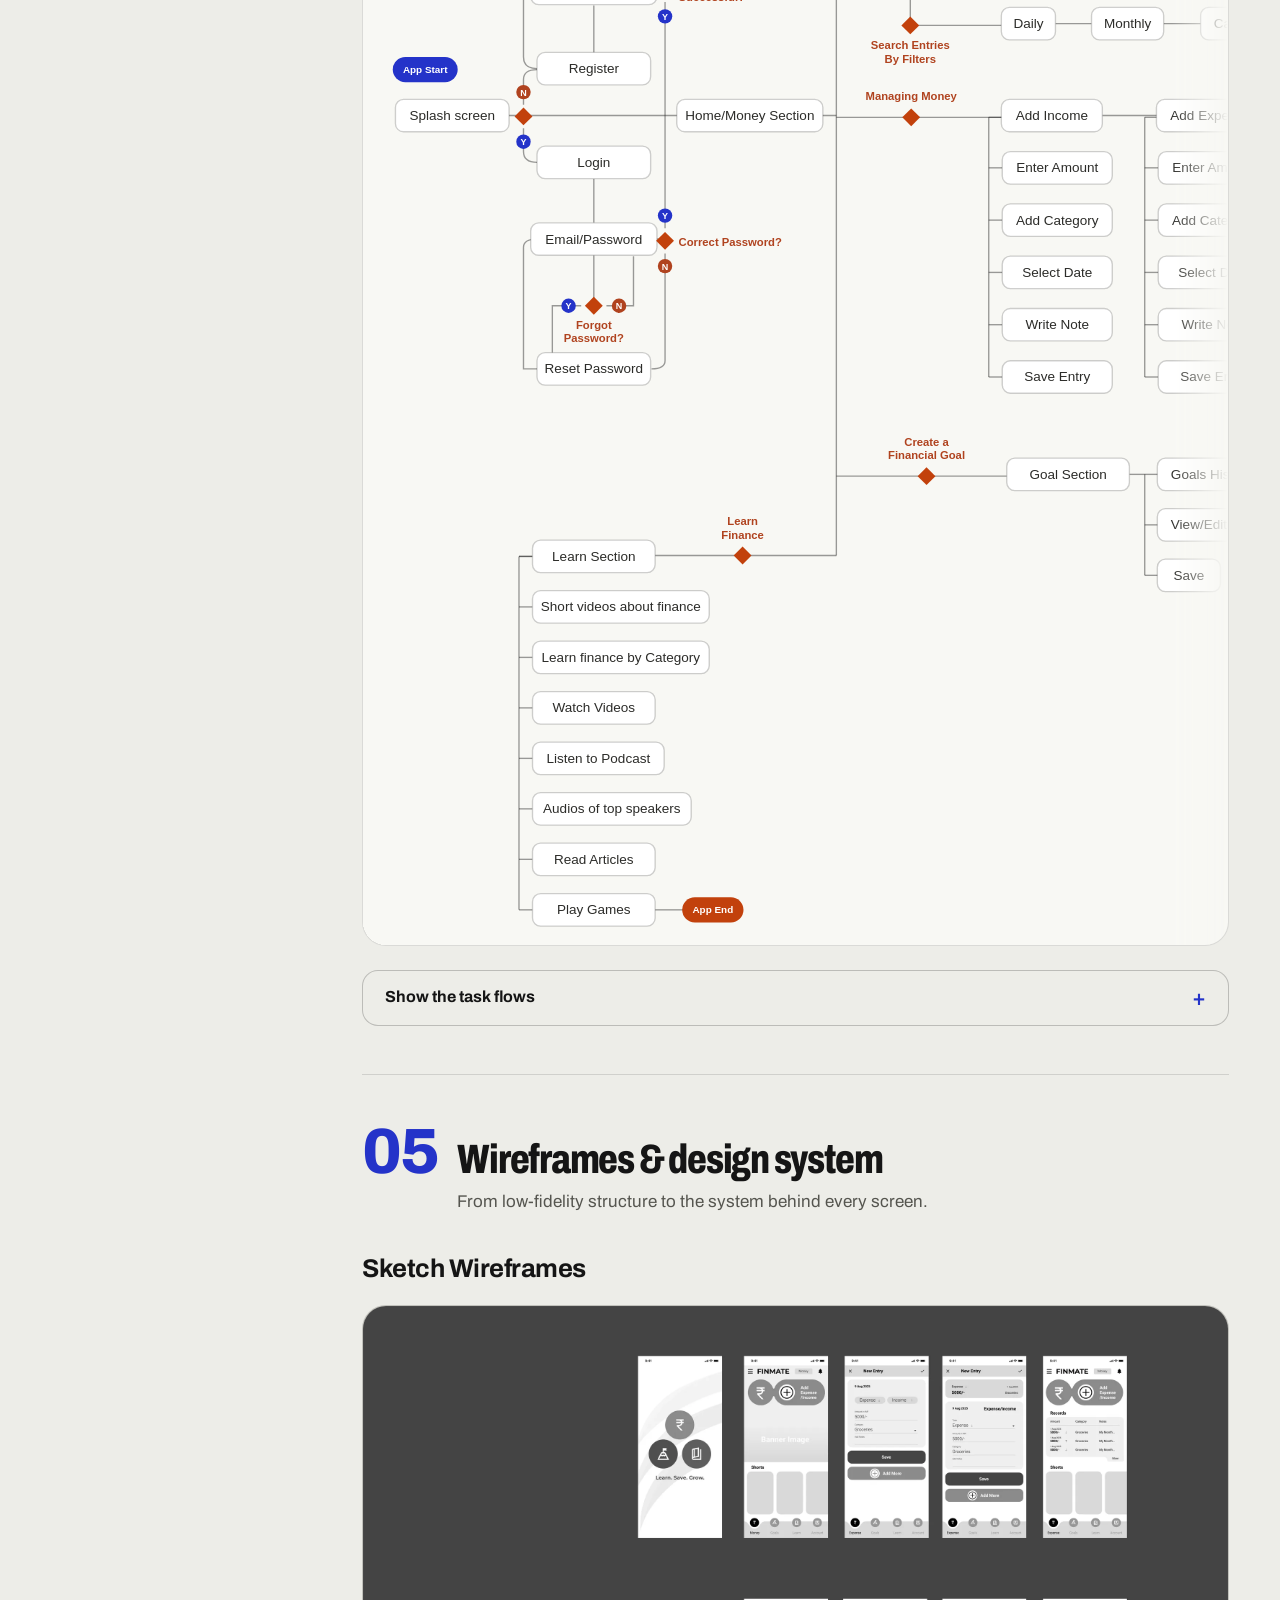
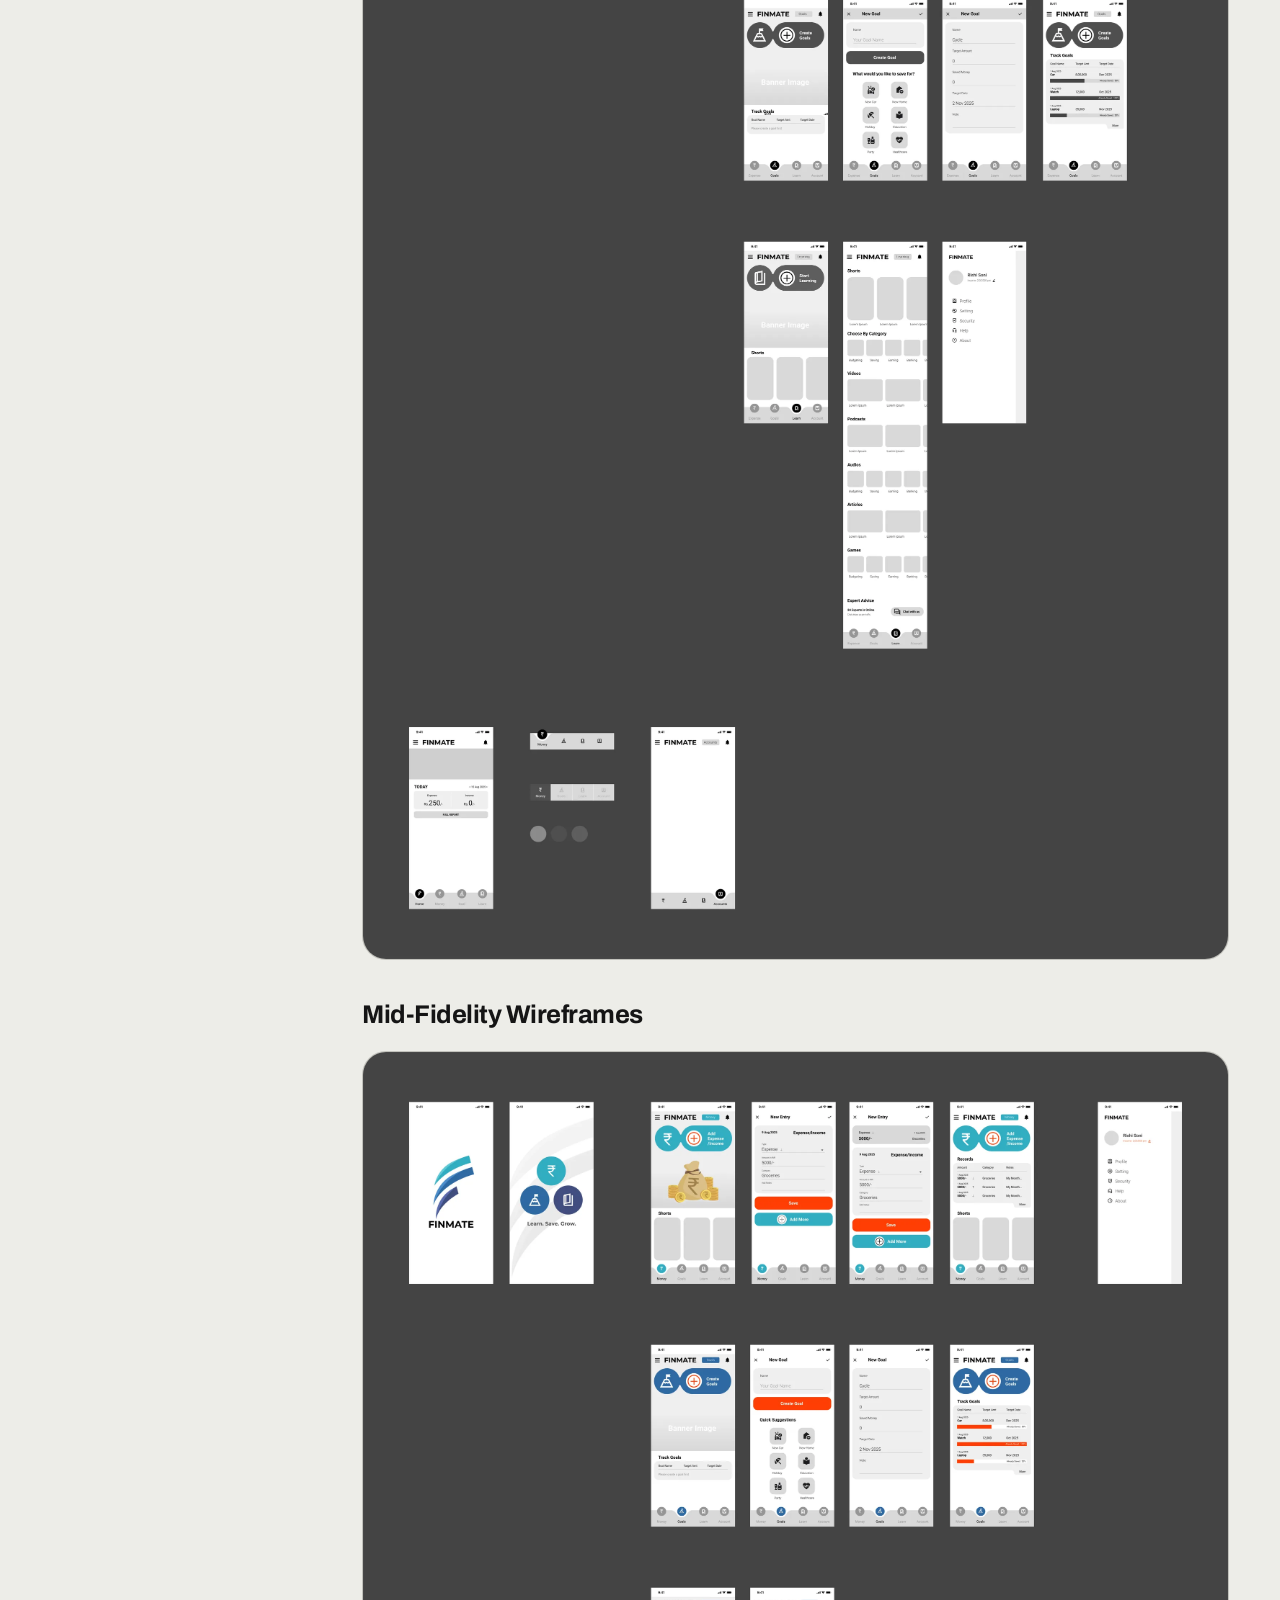
<file: finmate.html>
<!doctype html>
<html lang="en">
<head>
<meta charset="utf-8">
<meta name="viewport" content="width=device-width, initial-scale=1, viewport-fit=cover">
<title>Finmate case study — Raashid Momin</title>
<script>try{var t=localStorage.getItem("rm-theme");if(t==="dark")document.documentElement.setAttribute("data-theme","dark")}catch(e){}</script>
<meta name="description" content="Designing Finmate, a personal finance and learning app: research with three personas, plain-language UI, and 10 design changes from usability testing with 5 users.">
<meta name="author" content="Raashid Momin">
<meta name="theme-color" content="#edede8">
<link rel="canonical" href="https://raashid07.github.io/Raashids-Portfolio/finmate.html">
<meta property="og:type" content="website">
<meta property="og:site_name" content="Raashid Momin">
<meta property="og:title" content="Finmate case study — Raashid Momin">
<meta property="og:description" content="Designing Finmate, a personal finance and learning app: research with three personas, plain-language UI, and 10 design changes from usability testing with 5 users.">
<meta property="og:url" content="https://raashid07.github.io/Raashids-Portfolio/finmate.html">
<meta property="og:image" content="https://raashid07.github.io/Raashids-Portfolio/og/finmate.jpg">
<meta property="og:image:width" content="1200">
<meta property="og:image:height" content="630">
<meta name="twitter:card" content="summary_large_image">
<meta name="twitter:title" content="Finmate case study — Raashid Momin">
<meta name="twitter:description" content="Designing Finmate, a personal finance and learning app: research with three personas, plain-language UI, and 10 design changes from usability testing with 5 users.">
<meta name="twitter:image" content="https://raashid07.github.io/Raashids-Portfolio/og/finmate.jpg">
<link rel="icon" href="favicon.svg" type="image/svg+xml">
<link rel="apple-touch-icon" href="apple-touch-icon.png">
<link rel="preload" href="assets/fonts/archivo.woff2" as="font" type="font/woff2" crossorigin>
<link rel="stylesheet" href="ds.css">
<style>
.sc-placeholder { background: color-mix(in srgb, currentcolor 8%, transparent 92%); border: 1px solid color-mix(in srgb, currentcolor, transparent); border-radius: 2px; box-sizing: border-box; overflow: hidden; }
@keyframes sc-shine { 
  0% { background-position: 100% 50%; }
  100% { background-position: 0% 50%; }
}
html.sc-dc-streaming .sc-placeholder, html.sc-dc-streaming .sc-interp.sc-missing { position: relative; background: color-mix(in srgb, currentcolor 5%, transparent 95%); border-color: transparent; }
html.sc-dc-streaming .sc-placeholder::before, html.sc-dc-streaming .sc-interp.sc-missing::before { content: ""; position: absolute; inset: 0px; pointer-events: none; background: linear-gradient(90deg, rgba(217, 119, 87, 0) 25%, rgba(247, 225, 211, 0.95) 37%, rgba(217, 119, 87, 0) 63%) 0% 0% / 400% 100%; animation: 1.4s ease 0s infinite normal none running sc-shine; }
html.sc-dc-streaming .sc-placeholder:nth-child(n+9 of .sc-placeholder)::before, html.sc-dc-streaming .sc-interp.sc-missing:nth-child(n+9 of .sc-interp.sc-missing)::before { animation: auto ease 0s 1 normal none running none; background: color-mix(in srgb, currentcolor 8%, transparent 92%); }
.sc-placeholder-error { padding: 4px 8px; font: 11px / 1.4 ui-monospace, monospace; color: color-mix(in srgb, currentcolor 70%, transparent 30%); word-break: break-word; }
.sc-interp.sc-missing { display: inline-block; width: 2em; height: 1em; overflow: hidden; vertical-align: text-bottom; background: rgba(255, 255, 255, 0.3); border: 1px solid rgba(0, 0, 0, 0.5); border-radius: 2px; box-sizing: border-box; color: transparent; user-select: none; }
.sc-interp.sc-unresolved { font-family: ui-monospace, monospace; font-size: 0.85em; color: color-mix(in srgb, currentcolor, transparent); background: color-mix(in srgb, currentcolor 10%, transparent 90%); border-radius: 3px; padding: 0px 3px; }
.sc-host.sc-has-error { position: relative; }
.sc-logic-error { position: absolute; top: 8px; left: 8px; z-index: 2147483647; max-width: 60ch; padding: 6px 10px; background: rgb(176, 0, 32); color: rgb(255, 255, 255); font: 12px / 1.4 ui-monospace, monospace; border-radius: 4px; white-space: pre-wrap; pointer-events: none; }
@media print {
  @page { margin: 0.5cm; }
  figure, table { break-inside: avoid; }
  #dc-root, #dc-root > .sc-host { height: auto; }
  *, ::before, ::after { print-color-adjust: exact; backdrop-filter: none !important; animation-delay: -99s !important; animation-duration: 0.001s !important; animation-iteration-count: 1 !important; animation-fill-mode: both !important; animation-play-state: running !important; transition-duration: 0s !important; }
}
x-dc { display: none !important; }
.scp0:hover { filter: brightness(1.12) !important; color: rgb(var(--canvas)) !important; }
.scp1:hover { color: rgb(var(--ink)) !important; }
.scp2:hover { border-color: rgba(var(--accent), 0.33) !important; }
.scp3:hover { background: rgba(var(--accent), 0.05) !important; }
.scp4:hover { border-color: rgba(var(--accent), 0.275) !important; }
.scp5:hover { border-color: rgba(var(--accent), 0.384) !important; }
.scp6:hover { border-color: rgb(var(--accent)) !important; color: rgb(var(--ink)) !important; }
.scp7:hover { border-color: rgba(var(--accent), 0.384) !important; color: rgb(var(--ink)) !important; }
.scp8:hover { transform: translateY(-6px) !important; }
.scp9:hover { transform: translateY(-8px) !important; }
html, body { height: 100%; margin: 0px; }
#dc-root, #dc-root > .sc-host { height: 100%; }
html, body { margin: 0px; background: rgb(var(--canvas)); color: rgb(var(--ink)); }
a { color: inherit; text-decoration: none; }
a:hover { color: rgb(var(--accent)); }
@keyframes fadeUp { 
  0% { opacity: 0; transform: translateY(12px); }
  100% { opacity: 1; transform: none; }
}
@media (max-width: 899px) {
  [data-m="cs-grid"] { grid-template-columns: minmax(0px, 1fr) !important; gap: 0px !important; }
  [data-m="cs-nav"] { z-index: 18; align-items: stretch; margin: 0 calc(-1 * var(--gr)) 0 calc(-1 * var(--gl)); border-bottom: 1px solid rgba(var(--ink), 0.16); background: rgba(var(--canvas), 0.92); backdrop-filter: blur(14px); scrollbar-width: none; overscroll-behavior-x: contain; position: sticky !important; top: 65px !important; flex-direction: row !important; max-height: none !important; overflow: auto hidden !important; padding: 0 var(--gr) 0 var(--gl) !important; border-right: 0px !important; }
  [data-m="cs-nav"]::-webkit-scrollbar { display: none; }
  [data-m="cs-nav-label"] { display: none !important; }
  [data-m="cs-link"] { align-items: center; flex: 0 0 auto; white-space: nowrap; min-height: 48px; box-shadow: transparent 0px -2px 0px inset; display: flex !important; gap: 8px !important; padding: 0px 14px !important; margin: 0px !important; border-right: 0px !important; transition: color 0.3s, box-shadow 0.3s !important; }
  [data-m="cs-link"]:first-of-type { padding-left: 0px !important; }
  [data-m="cs-link"][data-on="1"] { box-shadow: rgb(var(--accent)) 0px -2px 0px inset; }
  [data-m="cs-main"] { padding-top: 0px !important; }
  [data-m="cs-step"] { scroll-margin-top: 124px !important; }
}
@media (max-width: 899px) {
  [data-m="cs-head"] { padding-top: 9px !important; padding-bottom: 9px !important; }
  [data-m="cs-back"] { display: inline-flex; align-items: center; min-height: 44px; }
}
@media (max-width: 639px) {
  [data-m="cs-back-long"], [data-m="cs-logo"] { display: none; }
}
@media (max-width: 479px) {
  [data-m="type-row"] { grid-template-columns: auto 1fr !important; row-gap: 6px !important; }
  [data-m="type-row"] > :nth-child(3) { grid-column: 1 / -1; }
}
:root { --gl: max(clamp(20px,4vw,56px),calc((100vw - 1680px) / 2),env(safe-area-inset-left)); --gr: max(clamp(20px,4vw,56px),calc((100vw - 1680px) / 2),env(safe-area-inset-right)); }
[data-gut] { padding-left: var(--gl) !important; padding-right: var(--gr) !important; }
[data-m="cs-main"] p { max-width: 75ch; }
@media (max-width: 379px) {
  [data-m="sec-head"] { grid-template-columns: minmax(0px, 1fr) !important; gap: 8px !important; }
  [data-m="nar"] { grid-template-columns: minmax(0px, 1fr) !important; }
}
@media (max-height: 520px) and (orientation: landscape) {
  [data-m="cs-link"] { min-height: 44px !important; }
}
@media (max-height: 520px) and (orientation: landscape) and (max-width: 899px) {
  [data-m="cs-head"] { position: relative !important; }
  [data-m="cs-head"] + div { top: 0px !important; }
  [data-m="cs-nav"] { top: 3px !important; }
  [data-m="cs-step"] { scroll-margin-top: 60px !important; }
}
[data-m="screens"] { display: grid; grid-template-columns: repeat(3, minmax(0px, 240px)); justify-content: center; gap: clamp(28px, 3vw, 40px) clamp(16px, 2.4vw, 32px); margin: 0px; padding: 0px; list-style: none; }
[data-m="screens"] figure { margin: 0px; display: flex; flex-direction: column; gap: 14px; }
[data-m="screens"] figcaption { font-size: 15px; line-height: 1.5; color: rgb(var(--t3)); text-wrap: pretty; }
[data-m="screens"] figcaption strong { display: block; margin-bottom: 4px; font-size: 16px; color: rgb(var(--ink)); }
[data-m="hero-shots"] { display: flex; gap: clamp(12px, 2vw, 24px); align-items: flex-end; margin-top: clamp(32px, 4vw, 48px); }
[data-m="hero-shots"] img { display: block; width: 100%; height: auto; aspect-ratio: 402 / 874; object-fit: cover; object-position: center top; border-radius: clamp(18px, 2.4vw, 32px); border: 1px solid rgba(var(--ink), 0.192); }
@media (max-width: 639px) {
  [data-m="screens"] { grid-template-columns: repeat(2, minmax(0px, 1fr)); }
}
[data-scroller] { mask-image: linear-gradient(to right, rgb(0, 0, 0) calc(100% - 56px), transparent); }
[data-scroller][data-end] { mask-image: none; }
[data-scroller]:focus-visible { outline-offset: -2px; outline: rgb(var(--accent)) solid 2px !important; }
[data-m="cs-foot"] a { color: rgb(var(--t3)); }
[data-m="cs-foot"] a:hover { color: rgb(var(--ink)); }
@media (min-width: 900px) {
  [data-m="cs-nav"] { padding-left: 4px !important; margin-left: -4px; }
}
[data-m="more"] { display: flex; flex-direction: column; gap: 20px; }
[data-m="more"] > summary { list-style: none; cursor: pointer; display: flex; align-items: center; justify-content: space-between; gap: 16px; min-height: 56px; padding: 0px 22px; font-size: 16px; font-weight: 700; color: rgb(var(--ink)); border-radius: 16px; border: 1px solid rgba(var(--ink), 0.224); background: rgb(var(--canvas)); }
[data-m="more"] > summary::-webkit-details-marker { display: none; }
[data-m="more"] > summary::after { content: "+"; font-size: 22px; font-weight: 600; line-height: 1; color: rgb(var(--accent)); }
[data-m="more"][open] > summary::after { content: "–"; }
[data-m="more"] > summary:hover { background: rgba(var(--ink), 0.063); }
[data-m="more-body"] { padding: 0px; }
[data-m="tldr"] dt { font-size: 13px; font-weight: 700; text-transform: uppercase; letter-spacing: 0.1em; color: rgb(var(--t5)); }
[data-m="tldr"] dd { margin: 8px 0px 0px; font-size: 17px; line-height: 1.5; color: rgb(var(--t1)); text-wrap: pretty; }
[data-m="tldr"] ol { margin: 8px 0px 0px; padding-left: 1.2em; display: flex; flex-direction: column; gap: 6px; font-size: 17px; line-height: 1.45; color: rgb(var(--t1)); }
a:focus-visible, button:focus-visible, summary:focus-visible { outline-offset: 3px; outline: rgb(var(--accent)) solid 2px !important; }
[data-m="cs-link"]:focus-visible { outline-offset: -2px !important; }
[data-m="cs-link"]:focus-visible { outline-offset: -2px; }
:focus { outline: none; }
:focus-visible { outline: rgb(var(--accent)) solid 2px; outline-offset: 3px; border-radius: 4px; }
::selection { background: rgb(var(--accent)); color: rgb(var(--canvas)); }
@media (prefers-reduced-motion: reduce) {
  *, ::before, ::after { animation: auto ease 0s 1 normal none running none !important; transition-duration: 0.01ms !important; scroll-behavior: auto !important; }
}
.skip-link{position:absolute;left:16px;top:-80px;z-index:100;padding:12px 18px;border-radius:999px;background:rgb(var(--ink));color:#fff !important;font-weight:800;text-decoration:none}
.skip-link:focus{top:16px}
@media (prefers-reduced-motion:no-preference){html{scroll-behavior:smooth}}
</style>
<link rel="stylesheet" href="cs.css">
</head>
<body><a class="skip-link" href="#main">Skip to content</a>
<div id="dc-root"><div class="sc-host" data-sc-name="Finmate Case Study"><div style="background: rgb(var(--canvas)); color: rgb(var(--ink)); font-family: var(--font-body); min-height: 100vh;">
  <header data-gut="" data-m="cs-head" style="position: sticky; top: 0px; z-index: 20; display: flex; align-items: center; justify-content: space-between; gap: 24px; padding: 18px clamp(20px, 4vw, 56px); background: rgba(var(--canvas), 0.75); backdrop-filter: blur(14px); border-bottom: 1px solid rgba(var(--ink), 0.13);">
    <a href="index.html#work" data-m="cs-back" style="font-size: 14px; font-weight: 600; text-transform: uppercase; letter-spacing: 0.08em;">←&nbsp;<span data-m="cs-back-long">Back to&nbsp;</span>work</a>
    <span style="font-size: 13px; font-weight: 600; text-transform: uppercase; letter-spacing: 0.12em; color: rgb(var(--t5));">Step <span data-m="cs-count" style="color: rgb(var(--accent));"><span class="sc-interp">01</span></span> / <span class="sc-interp">07</span></span>
    <span class="cs-right"><button type="button" class="theme-btn" data-theme-btn aria-pressed="false" aria-label="Dark mode"><svg class="i-moon" viewBox="0 0 20 20" width="18" height="18" aria-hidden="true"><path d="M16.5 12.2A7 7 0 0 1 7.800 3.500a7 7 0 1 0 8.700 8.700z" fill="none" stroke="currentColor" stroke-width="1.700" stroke-linejoin="round"/></svg><svg class="i-sun" viewBox="0 0 20 20" width="18" height="18" aria-hidden="true"><circle cx="10" cy="10" r="3.600" fill="none" stroke="currentColor" stroke-width="1.700"/><path d="M10 2v2.200M10 15.800V18M2 10h2.200M15.800 10H18M4.300 4.300l1.600 1.600M14.100 14.100l1.600 1.600M4.300 15.700l1.600-1.600M14.100 5.900l1.600-1.600" stroke="currentColor" stroke-width="1.700" stroke-linecap="round"/></svg></button><a href="index.html" data-m="cs-logo" style="font-weight: 800; font-size: 18px;">Raashid Momin<span style="color: rgb(var(--accent));">.</span></a></span>
  </header>
  <div style="position: sticky; top: 62px; z-index: 19; height: 3px; background: rgba(var(--ink), 0.13);">
    <div data-m="cs-progress" style="height: 100%; width: 0%; background: rgb(var(--accent)); transition: width 0.2s;"></div>
  </div><main id="main" tabindex="-1" style="outline: none;"><section data-gut="" data-screen-label="Case study intro" style="position: relative; overflow: hidden; padding: clamp(72px, 9vw, 128px) clamp(20px, 4vw, 56px) 48px; border-bottom: 1px solid rgba(var(--ink), 0.13);">
    <div style="position: absolute; width: 60vw; height: 60vw; left: -15vw; top: -30vw; background: radial-gradient(circle, rgb(var(--accent2)) 0%, transparent 65%); filter: blur(110px); opacity: 0.25; pointer-events: none;"></div>
    <div style="position: absolute; width: 50vw; height: 50vw; right: -15vw; top: -20vw; background: radial-gradient(circle, rgb(var(--accent)) 0%, transparent 65%); filter: blur(110px); opacity: 0.16; pointer-events: none;"></div>
    <div style="position: relative; display: flex; flex-direction: column; gap: 28px; animation: 1s ease 0s 1 normal both running fadeUp;">
      <h1 style="margin: 0px; font-size: clamp(72px, 14vw, 240px); line-height: 0.84; letter-spacing: -0.055em; font-weight: 800;">Fin<span style="color: rgb(var(--accent));">mate</span></h1>
      <p style="margin: 0px; max-width: 640px; font-size: clamp(18px, 1.6vw, 22px); line-height: 1.45; color: rgb(var(--t2)); text-wrap: pretty;">A UI/UX case study focused on simplifying personal finance management.</p>
      <img src="assets/finmate-hifi-hero.webp" alt="Finmate Money, Goals and Learning screens" width="1399" height="1002" fetchpriority="high" decoding="async" style="display: block; width: 100%; max-width: 1100px; height: auto; margin-top: clamp(16px, 2vw, 24px); border-radius: 24px; border: 1px solid rgba(var(--ink), 0.16);">
    </div>
    <div style="position: relative; display: grid; grid-template-columns: repeat(auto-fit, minmax(min(100%, 200px), 1fr)); margin-top: 56px; border-top: 1px solid rgba(var(--ink), 0.224);">
      <div style="display: flex; flex-direction: column; gap: 8px; padding: 20px 24px 0px 0px;"><span style="font-size: 12px; font-weight: 600; text-transform: uppercase; letter-spacing: 0.12em; color: rgb(var(--t5));">Role</span><span style="font-size: 17px; font-weight: 600;">UI/UX Designer</span></div>
      <div style="display: flex; flex-direction: column; gap: 8px; padding: 20px 24px 0px 0px;"><span style="font-size: 12px; font-weight: 600; text-transform: uppercase; letter-spacing: 0.12em; color: rgb(var(--t5));">Type</span><span style="font-size: 17px; font-weight: 600;">Mobile app</span></div>
      <div style="display: flex; flex-direction: column; gap: 8px; padding: 20px 24px 0px 0px;"><span style="font-size: 12px; font-weight: 600; text-transform: uppercase; letter-spacing: 0.12em; color: rgb(var(--t5));">Focus</span><span style="font-size: 17px; font-weight: 600;">UX Research, UI Design, Prototyping</span></div>
      <div style="display: flex; align-items: flex-end; padding: 20px 0px 0px;">
        <a href="https://www.figma.com/design/HFdgKzHCt7p3bdwXF6TpOS/Finmate?t=l9gZIh26iGXj7WTn-0" target="_blank" rel="noopener" aria-label="Open in Figma (opens in a new tab)" class="scp0" style="border-radius: 999px; display: flex; align-items: center; justify-content: space-between; gap: 32px; width: 100%; padding: 16px 20px; background: rgb(var(--accent)); color: rgb(var(--canvas)); font-weight: 800; font-size: 14px; text-transform: uppercase; letter-spacing: 0.08em;"><span>Open in Figma</span><span>↗</span></a>
      </div>
    </div>
  </section><section data-gut="" aria-labelledby="tldr-h" style="padding: clamp(40px, 5vw, 64px) clamp(20px, 4vw, 56px); border-bottom: 1px solid rgba(var(--ink), 0.13);">
    <div style="display: flex; flex-direction: column; gap: 28px; max-width: 1100px;">
      <h2 id="tldr-h" style="margin: 0px; font-size: clamp(28px, 3.2vw, 44px); line-height: 1; letter-spacing: -0.03em; font-weight: 800;">At a glance</h2>
      <dl data-m="tldr" style="margin: 0px; display: grid; grid-template-columns: repeat(auto-fit, minmax(min(100%, 240px), 1fr)); gap: 28px clamp(24px, 4vw, 56px);"><div><dt>Problem</dt><dd>Managing money feels stressful — most finance apps bury people in charts, jargon and settings, so they stop checking in.</dd></div><div><dt>My role</dt><dd>UI/UX Designer: research, information architecture, Android, iOS and web UI, prototyping and usability testing.</dd></div><div><dt>Duration</dt><dd>About 7 weeks (45–47 days) · self-initiated project</dd></div><div><dt>Research</dt><dd>A review of Vyapar and AngelOne, conversations with everyday earners, and affinity mapping of what they said.</dd></div><div><dt>Testing</dt><dd>Moderated tests with 5 users: 4 of 5 found the navigation intuitive. 10 issues came out of the sessions, a heuristic review and earlier research; the fixes are planned for the next iteration.</dd></div><div style="grid-column: 1 / -1;"><dt>Key decisions</dt><ol><li>One home view of balance, spending and goals instead of dense reports.</li><li>Plain-language explanations right where money decisions happen.</li><li>Short lessons and quizzes so learning fits into a few minutes.</li></ol></div></dl>
      <a href="#step-7" class="scp1" style="align-self: flex-start; display: inline-flex; align-items: center; gap: 10px; min-height: 44px; font-size: 15px; font-weight: 700; color: rgb(var(--accent)); border-bottom: 1px solid;">See what testing found ↓</a>
    </div>
  </section><div data-gut="" data-m="cs-grid" style="display: grid; grid-template-columns: minmax(0px, 260px) minmax(0px, 1fr); gap: clamp(24px, 4vw, 64px); padding: 0px clamp(20px, 4vw, 56px);">
    <nav data-m="cs-nav" aria-label="Case study sections" style="position: sticky; top: 65px; align-self: start; display: flex; flex-direction: column; max-height: calc(-65px + 100vh); overflow-y: auto; padding: 32px 0px; border-right: 1px solid rgba(var(--ink), 0.13);">
      <span data-m="cs-nav-label" style="font-size: 12px; font-weight: 600; text-transform: uppercase; letter-spacing: 0.14em; color: rgb(var(--t5)); padding: 0px 16px 16px 0px;">Process</span>
      
        <a href="#step-1" data-m="cs-link" data-on="1" aria-current="step" class="scp1" style="display: grid; grid-template-columns: 32px 1fr; gap: 8px; padding: 9px 16px 9px 0px; font-size: 14px; font-weight: 600; line-height: 1.3; color: rgb(var(--ink)); border-right: 2px solid rgb(var(--accent2)); margin-right: -2px; transition: color 0.3s;">
          <span style="color: rgb(var(--accent));"><span class="sc-interp">01</span></span>
          <span><span class="sc-interp">Problem &amp; context</span></span>
        </a>
      
        <a href="#step-2" data-m="cs-link" data-on="0" class="scp1" style="display: grid; grid-template-columns: 32px 1fr; gap: 8px; padding: 9px 16px 9px 0px; font-size: 14px; font-weight: 600; line-height: 1.3; color: rgb(var(--t6)); border-right: 2px solid transparent; margin-right: -2px; transition: color 0.3s;">
          <span style="color: rgb(var(--t6));"><span class="sc-interp">02</span></span>
          <span><span class="sc-interp">Research</span></span>
        </a>
      
        <a href="#step-3" data-m="cs-link" data-on="0" class="scp1" style="display: grid; grid-template-columns: 32px 1fr; gap: 8px; padding: 9px 16px 9px 0px; font-size: 14px; font-weight: 600; line-height: 1.3; color: rgb(var(--t6)); border-right: 2px solid transparent; margin-right: -2px; transition: color 0.3s;">
          <span style="color: rgb(var(--t6));"><span class="sc-interp">03</span></span>
          <span><span class="sc-interp">Who it’s for</span></span>
        </a>
      
        <a href="#step-4" data-m="cs-link" data-on="0" class="scp1" style="display: grid; grid-template-columns: 32px 1fr; gap: 8px; padding: 9px 16px 9px 0px; font-size: 14px; font-weight: 600; line-height: 1.3; color: rgb(var(--t6)); border-right: 2px solid transparent; margin-right: -2px; transition: color 0.3s;">
          <span style="color: rgb(var(--t6));"><span class="sc-interp">04</span></span>
          <span><span class="sc-interp">Structure</span></span>
        </a>
      
        <a href="#step-5" data-m="cs-link" data-on="0" class="scp1" style="display: grid; grid-template-columns: 32px 1fr; gap: 8px; padding: 9px 16px 9px 0px; font-size: 14px; font-weight: 600; line-height: 1.3; color: rgb(var(--t6)); border-right: 2px solid transparent; margin-right: -2px; transition: color 0.3s;">
          <span style="color: rgb(var(--t6));"><span class="sc-interp">05</span></span>
          <span><span class="sc-interp">Wireframes &amp; design system</span></span>
        </a>
      
        <a href="#step-6" data-m="cs-link" data-on="0" class="scp1" style="display: grid; grid-template-columns: 32px 1fr; gap: 8px; padding: 9px 16px 9px 0px; font-size: 14px; font-weight: 600; line-height: 1.3; color: rgb(var(--t6)); border-right: 2px solid transparent; margin-right: -2px; transition: color 0.3s;">
          <span style="color: rgb(var(--t6));"><span class="sc-interp">06</span></span>
          <span><span class="sc-interp">Final screens</span></span>
        </a>
      
        <a href="#step-7" data-m="cs-link" data-on="0" class="scp1" style="display: grid; grid-template-columns: 32px 1fr; gap: 8px; padding: 9px 16px 9px 0px; font-size: 14px; font-weight: 600; line-height: 1.3; color: rgb(var(--t6)); border-right: 2px solid transparent; margin-right: -2px; transition: color 0.3s;">
          <span style="color: rgb(var(--t6));"><span class="sc-interp">07</span></span>
          <span><span class="sc-interp">Testing &amp; next iteration</span></span>
        </a>
      
    </nav>

    <div data-m="cs-main" style="display: flex; flex-direction: column; padding: 32px 0px clamp(80px, 10vw, 140px);">
      
        <section id="step-1" data-m="cs-step" data-step="0" data-screen-label="01 Problem &amp; context" style="display: flex; flex-direction: column; gap: 24px; padding: 48px 0px; border-bottom: 1px solid rgba(var(--ink), 0.13); scroll-margin-top: 80px;">
          <div data-reveal="" data-m="sec-head" style="transition: opacity 0.9s, transform 0.9s cubic-bezier(0.2, 0.7, 0.2, 1); display: grid; grid-template-columns: auto minmax(0px, 1fr); gap: 20px; align-items: baseline;">
            <span style="font-size: clamp(40px, 5vw, 72px); line-height: 0.9; font-weight: 800; letter-spacing: -0.04em; color: rgb(var(--accent));"><span class="sc-interp">01</span></span>
            <div style="display: flex; flex-direction: column; gap: 8px;">
              <h2 style="margin: 0px; font-size: clamp(28px, 3.2vw, 48px); line-height: 1; letter-spacing: -0.03em; font-weight: 800;"><span class="sc-interp">Problem &amp; context</span></h2>
              <p style="margin: 0px; max-width: 620px; font-size: 17px; line-height: 1.5; color: rgb(var(--t4)); text-wrap: pretty;"><span class="sc-interp">Why managing money feels overwhelming, and what Finmate set out to deliver.</span></p>
            </div>
          </div>
          
            
              <h3 data-m="sub" style="margin: 16px 0px -4px; font-size: clamp(20px, 2vw, 26px); line-height: 1.2; letter-spacing: -0.02em; font-weight: 700; color: rgb(var(--ink));">Problem &amp; Solution</h3>
            
            <div data-reveal="" style="border-radius: 24px; overflow: hidden; transition: opacity 1s 0.1s, transform 1s cubic-bezier(0.2, 0.7, 0.2, 1) 0.1s; border: 1px solid rgba(var(--ink), 0.13);">
              
              
                <div style="border-radius: 24px; overflow: hidden; display: flex; flex-direction: column; gap: clamp(24px, 3vw, 40px); padding: clamp(20px, 3vw, 40px); background: rgb(var(--paper));">
                  <p style="margin: 0px auto; max-width: 640px; text-align: center; font-size: clamp(16px, 1.4vw, 20px); line-height: 1.5; color: rgb(var(--t4)); text-wrap: pretty;">Finmate — a finance management and learning app built to simplify money matters for everyday users, from research to UI execution.</p>
                  <div style="display: grid; grid-template-columns: repeat(auto-fit, minmax(min(100%, max(300px, 40%)), 1fr)); gap: clamp(12px, 2vw, 28px);">
                    <div style="border-radius: 24px; overflow: hidden; display: flex; flex-direction: column; align-items: center; justify-content: center; gap: 24px; min-height: 300px; padding: clamp(24px, 4vw, 56px); text-align: center; color: rgb(var(--ink)); background: rgb(var(--paper));">
                      <span style="padding: 8px 22px; border-radius: 999px; background: rgb(var(--ink)); color: rgb(var(--canvas)); font-size: 18px; font-weight: 600;">Problem</span>
                      <p style="margin: 0px; max-width: 440px; text-align: left; font-size: clamp(14px, 1.35vw, 19px); line-height: 1.5; text-wrap: pretty;">Financially novice users often feel overwhelmed by expenses, confused about investments, and unaware of savings options. Existing finance apps are either too complex or lack guided learning, leaving users frustrated and disengaged.</p>
                    </div>
                    
                    
                    <div style="border-radius: 24px; overflow: hidden; display: flex; flex-direction: column; align-items: center; justify-content: center; gap: 24px; min-height: 300px; padding: clamp(24px, 4vw, 56px); text-align: center; color: rgb(var(--ink)); background: rgb(var(--paper));">
                      <span style="padding: 8px 22px; border-radius: 999px; background: rgb(var(--ink)); color: rgb(var(--canvas)); font-size: 18px; font-weight: 600;">Solution</span>
                      <div style="display: flex; flex-direction: column; gap: 10px; max-width: 440px; text-align: left; font-size: clamp(13px, 1.2vw, 17px); line-height: 1.45; text-wrap: pretty;">
                        <p style="margin: 0px;">Finmate provides a guided, user-friendly platform that combines:</p>
                        <p style="margin: 0px;">Goal-based savings tools to build discipline · Smart expense tracking for better money control · Financial literacy modules to educate users step by step · Cross-platform accessibility across Android, iOS and Web.</p>
                        <p style="margin: 0px;">With a design philosophy rooted in simplicity and clarity, Finmate empowers users to make confident financial decisions.</p>
                      </div>
                    </div>
                  </div>
                </div>
              
            </div>
          
          
            
              <h3 data-m="sub" style="margin: 16px 0px -4px; font-size: clamp(20px, 2vw, 26px); line-height: 1.2; letter-spacing: -0.02em; font-weight: 700; color: rgb(var(--ink));">Project Overview</h3>
            
            <div data-reveal="" style="border-radius: 24px; overflow: hidden; transition: opacity 1s 0.1s, transform 1s cubic-bezier(0.2, 0.7, 0.2, 1) 0.1s; display: flex; flex-direction: column; gap: clamp(28px, 3.5vw, 44px); padding: clamp(20px, 3vw, 40px); background: rgb(var(--paper)); border: 1px solid rgba(var(--ink), 0.13);">
              <p style="margin: 0px; max-width: 760px; font-size: clamp(20px, 2vw, 26px); line-height: 1.4; font-weight: 600; color: rgb(var(--ink)); text-wrap: pretty;">Finmate brings money tracking, goal-based saving and financial learning into one calm app — designed for people who find personal finance confusing, not for experts.</p>
              <div style="display: grid; grid-template-columns: repeat(auto-fit, minmax(min(100%, 180px), 1fr)); gap: 0px 24px; border-top: 1px solid rgba(var(--ink), 0.224);"><div style="display: flex; flex-direction: column; gap: 8px; padding: 20px 20px 20px 0px; border-bottom: 1px solid rgba(var(--ink), 0.13);"><span style="font-size: 12px; font-weight: 700; text-transform: uppercase; letter-spacing: 0.12em; color: rgb(var(--t5));">Role</span><span style="font-size: 18px; font-weight: 700; line-height: 1.3; color: rgb(var(--ink));">UI/UX Designer — research to UI</span></div><div style="display: flex; flex-direction: column; gap: 8px; padding: 20px 20px 20px 0px; border-bottom: 1px solid rgba(var(--ink), 0.13);"><span style="font-size: 12px; font-weight: 700; text-transform: uppercase; letter-spacing: 0.12em; color: rgb(var(--t5));">Platforms</span><span style="font-size: 18px; font-weight: 700; line-height: 1.3; color: rgb(var(--ink));">Android, iOS &amp; Web</span></div><div style="display: flex; flex-direction: column; gap: 8px; padding: 20px 20px 20px 0px; border-bottom: 1px solid rgba(var(--ink), 0.13);"><span style="font-size: 12px; font-weight: 700; text-transform: uppercase; letter-spacing: 0.12em; color: rgb(var(--t5));">Duration</span><span style="font-size: 18px; font-weight: 700; line-height: 1.3; color: rgb(var(--ink));">~45–47 days across 5 phases</span></div><div style="display: flex; flex-direction: column; gap: 8px; padding: 20px 20px 20px 0px; border-bottom: 1px solid rgba(var(--ink), 0.13);"><span style="font-size: 12px; font-weight: 700; text-transform: uppercase; letter-spacing: 0.12em; color: rgb(var(--t5));">Target users</span><span style="font-size: 18px; font-weight: 700; line-height: 1.3; color: rgb(var(--ink));">Financially novice, everyday earners</span></div></div>
              <div style="display: flex; flex-direction: column; gap: 16px;"><span style="font-size: 12px; font-weight: 700; text-transform: uppercase; letter-spacing: 0.14em; color: rgb(var(--accent));">Project goals</span><div style="display: grid; grid-template-columns: repeat(auto-fit, minmax(min(100%, 220px), 1fr)); gap: 16px;"><div class="scp2" style="display: flex; flex-direction: column; gap: 12px; padding: 22px; border-radius: 20px; background: rgb(var(--canvas)); border: 1px solid rgba(var(--ink), 0.094); transition: border-color 0.4s;"><span style="font-size: 14px; font-weight: 800; color: rgb(var(--accent));">01</span><h3 style="margin: 0px; font-size: 22px; line-height: 1.1; letter-spacing: -0.02em; font-weight: 800; color: rgb(var(--ink));">Bring clarity to money</h3><p style="margin: 0px; font-size: 15px; line-height: 1.55; color: rgb(var(--t4)); text-wrap: pretty;">Help users see income, expenses and balance at a glance — daily, monthly or by date.</p></div><div class="scp2" style="display: flex; flex-direction: column; gap: 12px; padding: 22px; border-radius: 20px; background: rgb(var(--canvas)); border: 1px solid rgba(var(--ink), 0.094); transition: border-color 0.4s;"><span style="font-size: 14px; font-weight: 800; color: rgb(var(--accent));">02</span><h3 style="margin: 0px; font-size: 22px; line-height: 1.1; letter-spacing: -0.02em; font-weight: 800; color: rgb(var(--ink));">Build saving discipline</h3><p style="margin: 0px; font-size: 15px; line-height: 1.55; color: rgb(var(--t4)); text-wrap: pretty;">Turn vague intentions into goals with a target, a timeline and visible progress.</p></div><div class="scp2" style="display: flex; flex-direction: column; gap: 12px; padding: 22px; border-radius: 20px; background: rgb(var(--canvas)); border: 1px solid rgba(var(--ink), 0.094); transition: border-color 0.4s;"><span style="font-size: 14px; font-weight: 800; color: rgb(var(--accent));">03</span><h3 style="margin: 0px; font-size: 22px; line-height: 1.1; letter-spacing: -0.02em; font-weight: 800; color: rgb(var(--ink));">Make finance learnable</h3><p style="margin: 0px; font-size: 15px; line-height: 1.55; color: rgb(var(--t4)); text-wrap: pretty;">Teach money basics through short, relatable content instead of jargon.</p></div></div></div>
              <div style="display: flex; flex-direction: column; gap: 16px;"><span style="font-size: 12px; font-weight: 700; text-transform: uppercase; letter-spacing: 0.14em; color: rgb(var(--accent));">Core modules</span><div style="display: grid; grid-template-columns: repeat(auto-fit, minmax(min(100%, 180px), 1fr)); gap: 16px;"><div style="display: flex; flex-direction: column; gap: 10px; padding: 20px; border-radius: 20px; border: 2px solid rgba(var(--accent), 0.3); background: rgba(var(--accent), 0.05);"><span style="align-self: flex-start; padding: 6px 14px; border-radius: 999px; border: 2px solid rgb(var(--accent)); font-size: 15px; font-weight: 800; color: rgb(var(--ink));">Money</span><p style="margin: 0px; font-size: 15px; line-height: 1.5; color: rgb(var(--t3)); text-wrap: pretty;">Track income &amp; expenses, with daily, monthly, calendar and notes views.</p></div><div style="display: flex; flex-direction: column; gap: 10px; padding: 20px; border-radius: 20px; border: 2px solid rgba(var(--accent), 0.3); background: rgba(var(--accent), 0.05);"><span style="align-self: flex-start; padding: 6px 14px; border-radius: 999px; border: 2px solid rgb(var(--accent)); font-size: 15px; font-weight: 800; color: rgb(var(--ink));">Goal</span><p style="margin: 0px; font-size: 15px; line-height: 1.5; color: rgb(var(--t3)); text-wrap: pretty;">Create savings goals and track progress against target dates.</p></div><div style="display: flex; flex-direction: column; gap: 10px; padding: 20px; border-radius: 20px; border: 2px solid rgba(var(--accent), 0.3); background: rgba(var(--accent), 0.05);"><span style="align-self: flex-start; padding: 6px 14px; border-radius: 999px; border: 2px solid rgb(var(--accent)); font-size: 15px; font-weight: 800; color: rgb(var(--ink));">Learn</span><p style="margin: 0px; font-size: 15px; line-height: 1.5; color: rgb(var(--t3)); text-wrap: pretty;">Shorts, videos, podcasts, audios, articles and games by topic.</p></div><div style="display: flex; flex-direction: column; gap: 10px; padding: 20px; border-radius: 20px; border: 2px solid rgba(var(--accent), 0.3); background: rgba(var(--accent), 0.05);"><span style="align-self: flex-start; padding: 6px 14px; border-radius: 999px; border: 2px solid rgb(var(--accent)); font-size: 15px; font-weight: 800; color: rgb(var(--ink));">Profile</span><p style="margin: 0px; font-size: 15px; line-height: 1.5; color: rgb(var(--t3)); text-wrap: pretty;">History, favourites, notifications, settings and help.</p></div></div></div>
              <div style="display: flex; flex-direction: column; gap: 16px;"><span style="font-size: 12px; font-weight: 700; text-transform: uppercase; letter-spacing: 0.14em; color: rgb(var(--accent));">Deliverables</span><div style="display: flex; flex-wrap: wrap; gap: 8px;"><span style="padding: 6px 12px; border-radius: 999px; border: 1px solid rgba(var(--ink), 0.224); font-size: 13px; font-weight: 600; color: rgb(var(--t2));">Competitive analysis</span><span style="padding: 6px 12px; border-radius: 999px; border: 1px solid rgba(var(--ink), 0.224); font-size: 13px; font-weight: 600; color: rgb(var(--t2));">User research</span><span style="padding: 6px 12px; border-radius: 999px; border: 1px solid rgba(var(--ink), 0.224); font-size: 13px; font-weight: 600; color: rgb(var(--t2));">Personas</span><span style="padding: 6px 12px; border-radius: 999px; border: 1px solid rgba(var(--ink), 0.224); font-size: 13px; font-weight: 600; color: rgb(var(--t2));">Empathy maps</span><span style="padding: 6px 12px; border-radius: 999px; border: 1px solid rgba(var(--ink), 0.224); font-size: 13px; font-weight: 600; color: rgb(var(--t2));">Journey map</span><span style="padding: 6px 12px; border-radius: 999px; border: 1px solid rgba(var(--ink), 0.224); font-size: 13px; font-weight: 600; color: rgb(var(--t2));">Task &amp; user flows</span><span style="padding: 6px 12px; border-radius: 999px; border: 1px solid rgba(var(--ink), 0.224); font-size: 13px; font-weight: 600; color: rgb(var(--t2));">Information architecture</span><span style="padding: 6px 12px; border-radius: 999px; border: 1px solid rgba(var(--ink), 0.224); font-size: 13px; font-weight: 600; color: rgb(var(--t2));">Wireframes</span><span style="padding: 6px 12px; border-radius: 999px; border: 1px solid rgba(var(--ink), 0.224); font-size: 13px; font-weight: 600; color: rgb(var(--t2));">Design system</span><span style="padding: 6px 12px; border-radius: 999px; border: 1px solid rgba(var(--ink), 0.224); font-size: 13px; font-weight: 600; color: rgb(var(--t2));">High-fidelity UI</span><span style="padding: 6px 12px; border-radius: 999px; border: 1px solid rgba(var(--ink), 0.224); font-size: 13px; font-weight: 600; color: rgb(var(--t2));">Prototype</span></div></div>
            </div>
          
          
          
          
          
          
          
          
          
          
          
          
          
          
        </section>
      
        <section id="step-2" data-m="cs-step" data-step="1" data-screen-label="02 Research" style="display: flex; flex-direction: column; gap: 24px; padding: 48px 0px; border-bottom: 1px solid rgba(var(--ink), 0.13); scroll-margin-top: 80px;">
          <div data-reveal="" data-m="sec-head" style="transition: opacity 0.9s, transform 0.9s cubic-bezier(0.2, 0.7, 0.2, 1); display: grid; grid-template-columns: auto minmax(0px, 1fr); gap: 20px; align-items: baseline;">
            <span style="font-size: clamp(40px, 5vw, 72px); line-height: 0.9; font-weight: 800; letter-spacing: -0.04em; color: rgb(var(--accent));"><span class="sc-interp">02</span></span>
            <div style="display: flex; flex-direction: column; gap: 8px;">
              <h2 style="margin: 0px; font-size: clamp(28px, 3.2vw, 48px); line-height: 1; letter-spacing: -0.03em; font-weight: 800;"><span class="sc-interp">Research</span></h2>
              <p style="margin: 0px; max-width: 620px; font-size: 17px; line-height: 1.5; color: rgb(var(--t4)); text-wrap: pretty;"><span class="sc-interp">What existing finance apps get wrong, and what users told me.</span></p>
            </div>
          </div>
          
          
          
            <div data-reveal="" data-scroller="" tabindex="0" role="region" aria-label="Competitive analysis (scrolls sideways)" style="border-radius: 24px; transition: opacity 1s 0.1s, transform 1s cubic-bezier(0.2, 0.7, 0.2, 1) 0.1s; border: 1px solid rgba(var(--ink), 0.13); background: rgb(var(--paper)); overflow-x: auto;">
              <div role="table" aria-label="Competitive analysis" style="min-width: 720px;">
                <div role="row" style="display: grid; grid-template-columns: minmax(150px, 0.7fr) minmax(0px, 1fr) minmax(0px, 1fr); gap: 24px; padding: 20px 24px; border-bottom: 1px solid rgba(var(--ink), 0.224);">
                  <span role="columnheader" style="font-size: 12px; font-weight: 700; text-transform: uppercase; letter-spacing: 0.14em; color: rgb(var(--t5));">Criteria</span>
                  <span role="columnheader" style="font-size: clamp(22px, 2.2vw, 30px); font-weight: 800; letter-spacing: -0.02em; color: rgb(var(--ink));">Vyapar</span>
                  <span role="columnheader" style="font-size: clamp(22px, 2.2vw, 30px); font-weight: 800; letter-spacing: -0.02em; color: rgb(var(--ink));">AngelOne</span>
                </div>
                
                  <div class="scp3" role="row" style="display: grid; grid-template-columns: minmax(150px, 0.7fr) minmax(0px, 1fr) minmax(0px, 1fr); gap: 24px; align-items: start; padding: 20px 24px; border-bottom: 1px solid rgba(var(--ink), 0.094); transition: background 0.3s;">
                    <span role="rowheader" style="font-size: 15px; font-weight: 700; line-height: 1.35; color: rgb(var(--t3));"><span class="sc-interp">Competitor Type</span></span>
                    <div role="cell" style="display: flex; flex-wrap: wrap; gap: 8px;"><span style="border-radius: 999px; padding: 6px 12px; border: 2px solid rgba(var(--ink), 0.32); font-size: 13px; font-weight: 600; line-height: 1.3; color: rgb(var(--t2));"><span class="sc-interp">Indirect</span></span></div>
                    <div role="cell" style="display: flex; flex-wrap: wrap; gap: 8px;"><span style="border-radius: 999px; padding: 6px 12px; border: 2px solid rgba(var(--ink), 0.32); font-size: 13px; font-weight: 600; line-height: 1.3; color: rgb(var(--t2));"><span class="sc-interp">Indirect</span></span></div>
                  </div>
                
                  <div class="scp3" role="row" style="display: grid; grid-template-columns: minmax(150px, 0.7fr) minmax(0px, 1fr) minmax(0px, 1fr); gap: 24px; align-items: start; padding: 20px 24px; border-bottom: 1px solid rgba(var(--ink), 0.094); transition: background 0.3s;">
                    <span role="rowheader" style="font-size: 15px; font-weight: 700; line-height: 1.35; color: rgb(var(--t3));"><span class="sc-interp">Features &amp; Functionality</span></span>
                    <div role="cell" style="display: flex; flex-wrap: wrap; gap: 8px;"><span style="border-radius: 999px; padding: 6px 12px; border: 2px solid rgba(var(--ink), 0.32); font-size: 13px; font-weight: 600; line-height: 1.3; color: rgb(var(--t2));"><span class="sc-interp">Billing &amp; Invoice</span></span><span style="border-radius: 999px; padding: 6px 12px; border: 2px solid rgba(var(--ink), 0.32); font-size: 13px; font-weight: 600; line-height: 1.3; color: rgb(var(--t2));"><span class="sc-interp">Inventory &amp; Stock Management</span></span><span style="border-radius: 999px; padding: 6px 12px; border: 2px solid rgba(var(--ink), 0.32); font-size: 13px; font-weight: 600; line-height: 1.3; color: rgb(var(--t2));"><span class="sc-interp">Accounting &amp; Reporting</span></span><span style="border-radius: 999px; padding: 6px 12px; border: 2px solid rgba(var(--ink), 0.32); font-size: 13px; font-weight: 600; line-height: 1.3; color: rgb(var(--t2));"><span class="sc-interp">Fully functional offline mode</span></span><span style="border-radius: 999px; padding: 6px 12px; border: 2px solid rgba(var(--ink), 0.32); font-size: 13px; font-weight: 600; line-height: 1.3; color: rgb(var(--t2));"><span class="sc-interp">Pricing &amp; Business Model</span></span></div>
                    <div role="cell" style="display: flex; flex-wrap: wrap; gap: 8px;"><span style="border-radius: 999px; padding: 6px 12px; border: 2px solid rgba(var(--ink), 0.32); font-size: 13px; font-weight: 600; line-height: 1.3; color: rgb(var(--t2));"><span class="sc-interp">All in one trading &amp; investing</span></span><span style="border-radius: 999px; padding: 6px 12px; border: 2px solid rgba(var(--ink), 0.32); font-size: 13px; font-weight: 600; line-height: 1.3; color: rgb(var(--t2));"><span class="sc-interp">Transparency &amp; cost tracking</span></span><span style="border-radius: 999px; padding: 6px 12px; border: 2px solid rgba(var(--ink), 0.32); font-size: 13px; font-weight: 600; line-height: 1.3; color: rgb(var(--t2));"><span class="sc-interp">Advanced charting &amp; analysis</span></span><span style="border-radius: 999px; padding: 6px 12px; border: 2px solid rgba(var(--ink), 0.32); font-size: 13px; font-weight: 600; line-height: 1.3; color: rgb(var(--t2));"><span class="sc-interp">Easy funds transfer</span></span><span style="border-radius: 999px; padding: 6px 12px; border: 2px solid rgba(var(--ink), 0.32); font-size: 13px; font-weight: 600; line-height: 1.3; color: rgb(var(--t2));"><span class="sc-interp">Portfolio management &amp; insights</span></span></div>
                  </div>
                
                  <div class="scp3" role="row" style="display: grid; grid-template-columns: minmax(150px, 0.7fr) minmax(0px, 1fr) minmax(0px, 1fr); gap: 24px; align-items: start; padding: 20px 24px; border-bottom: 1px solid rgba(var(--ink), 0.094); transition: background 0.3s;">
                    <span role="rowheader" style="font-size: 15px; font-weight: 700; line-height: 1.35; color: rgb(var(--t3));"><span class="sc-interp">Pricing &amp; Business Models</span></span>
                    <div role="cell" style="display: flex; flex-wrap: wrap; gap: 8px;"><span style="border-radius: 999px; padding: 6px 12px; border: 2px solid rgba(var(--ink), 0.32); font-size: 13px; font-weight: 600; line-height: 1.3; color: rgb(var(--t2));"><span class="sc-interp">Freemium</span></span></div>
                    <div role="cell" style="display: flex; flex-wrap: wrap; gap: 8px;"><span style="border-radius: 999px; padding: 6px 12px; border: 2px solid rgba(var(--ink), 0.32); font-size: 13px; font-weight: 600; line-height: 1.3; color: rgb(var(--t2));"><span class="sc-interp">Freemium</span></span></div>
                  </div>
                
                  <div class="scp3" role="row" style="display: grid; grid-template-columns: minmax(150px, 0.7fr) minmax(0px, 1fr) minmax(0px, 1fr); gap: 24px; align-items: start; padding: 20px 24px; border-bottom: 1px solid rgba(var(--ink), 0.094); transition: background 0.3s;">
                    <span role="rowheader" style="font-size: 15px; font-weight: 700; line-height: 1.35; color: rgb(var(--t3));"><span class="sc-interp">Platform (Android/iOS)</span></span>
                    <div role="cell" style="display: flex; flex-wrap: wrap; gap: 8px;"><span style="border-radius: 999px; padding: 6px 12px; border: 2px solid rgba(var(--ink), 0.32); font-size: 13px; font-weight: 600; line-height: 1.3; color: rgb(var(--t2));"><span class="sc-interp">Android Only</span></span></div>
                    <div role="cell" style="display: flex; flex-wrap: wrap; gap: 8px;"><span style="border-radius: 999px; padding: 6px 12px; border: 2px solid rgba(var(--ink), 0.32); font-size: 13px; font-weight: 600; line-height: 1.3; color: rgb(var(--t2));"><span class="sc-interp">Android, iOS</span></span></div>
                  </div>
                
                  <div class="scp3" role="row" style="display: grid; grid-template-columns: minmax(150px, 0.7fr) minmax(0px, 1fr) minmax(0px, 1fr); gap: 24px; align-items: start; padding: 20px 24px; border-bottom: 1px solid rgba(var(--ink), 0.094); transition: background 0.3s;">
                    <span role="rowheader" style="font-size: 15px; font-weight: 700; line-height: 1.35; color: rgb(var(--accent));"><span class="sc-interp">Strengths</span></span>
                    <div role="cell" style="display: flex; flex-wrap: wrap; gap: 8px;"><span style="border-radius: 999px; padding: 6px 12px; border: 2px solid rgba(var(--accent), 0.3); font-size: 13px; font-weight: 600; line-height: 1.3; color: rgb(var(--t2));"><span class="sc-interp">Offline Functionality</span></span><span style="border-radius: 999px; padding: 6px 12px; border: 2px solid rgba(var(--accent), 0.3); font-size: 13px; font-weight: 600; line-height: 1.3; color: rgb(var(--t2));"><span class="sc-interp">Made for Indian Business</span></span><span style="border-radius: 999px; padding: 6px 12px; border: 2px solid rgba(var(--accent), 0.3); font-size: 13px; font-weight: 600; line-height: 1.3; color: rgb(var(--t2));"><span class="sc-interp">Secure &amp; Useable</span></span><span style="border-radius: 999px; padding: 6px 12px; border: 2px solid rgba(var(--accent), 0.3); font-size: 13px; font-weight: 600; line-height: 1.3; color: rgb(var(--t2));"><span class="sc-interp">All in one business solution</span></span><span style="border-radius: 999px; padding: 6px 12px; border: 2px solid rgba(var(--accent), 0.3); font-size: 13px; font-weight: 600; line-height: 1.3; color: rgb(var(--t2));"><span class="sc-interp">High ROI</span></span></div>
                    <div role="cell" style="display: flex; flex-wrap: wrap; gap: 8px;"><span style="border-radius: 999px; padding: 6px 12px; border: 2px solid rgba(var(--accent), 0.3); font-size: 13px; font-weight: 600; line-height: 1.3; color: rgb(var(--t2));"><span class="sc-interp">Advanced charting tools</span></span><span style="border-radius: 999px; padding: 6px 12px; border: 2px solid rgba(var(--accent), 0.3); font-size: 13px; font-weight: 600; line-height: 1.3; color: rgb(var(--t2));"><span class="sc-interp">AI powered portfolio advisor</span></span><span style="border-radius: 999px; padding: 6px 12px; border: 2px solid rgba(var(--accent), 0.3); font-size: 13px; font-weight: 600; line-height: 1.3; color: rgb(var(--t2));"><span class="sc-interp">User friendly for intermediate user</span></span><span style="border-radius: 999px; padding: 6px 12px; border: 2px solid rgba(var(--accent), 0.3); font-size: 13px; font-weight: 600; line-height: 1.3; color: rgb(var(--t2));"><span class="sc-interp">Low brokerage</span></span><span style="border-radius: 999px; padding: 6px 12px; border: 2px solid rgba(var(--accent), 0.3); font-size: 13px; font-weight: 600; line-height: 1.3; color: rgb(var(--t2));"><span class="sc-interp">Fast &amp; paperless onboarding</span></span></div>
                  </div>
                
                  <div class="scp3" role="row" style="display: grid; grid-template-columns: minmax(150px, 0.7fr) minmax(0px, 1fr) minmax(0px, 1fr); gap: 24px; align-items: start; padding: 20px 24px; border-bottom: 1px solid rgba(var(--ink), 0.094); transition: background 0.3s;">
                    <span role="rowheader" style="font-size: 15px; font-weight: 700; line-height: 1.35; color: rgb(var(--c-orange));"><span class="sc-interp">Weakness</span></span>
                    <div role="cell" style="display: flex; flex-wrap: wrap; gap: 8px;"><span style="border-radius: 999px; padding: 6px 12px; border: 2px solid rgba(var(--c-orange), 0.55); font-size: 13px; font-weight: 600; line-height: 1.3; color: rgb(var(--t2));"><span class="sc-interp">No iOS</span></span><span style="border-radius: 999px; padding: 6px 12px; border: 2px solid rgba(var(--c-orange), 0.55); font-size: 13px; font-weight: 600; line-height: 1.3; color: rgb(var(--t2));"><span class="sc-interp">No Real time cloud sync</span></span><span style="border-radius: 999px; padding: 6px 12px; border: 2px solid rgba(var(--c-orange), 0.55); font-size: 13px; font-weight: 600; line-height: 1.3; color: rgb(var(--t2));"><span class="sc-interp">No Automation feature</span></span><span style="border-radius: 999px; padding: 6px 12px; border: 2px solid rgba(var(--c-orange), 0.55); font-size: 13px; font-weight: 600; line-height: 1.3; color: rgb(var(--t2));"><span class="sc-interp">Only India Centric</span></span><span style="border-radius: 999px; padding: 6px 12px; border: 2px solid rgba(var(--c-orange), 0.55); font-size: 13px; font-weight: 600; line-height: 1.3; color: rgb(var(--t2));"><span class="sc-interp">Lack of Deep Financial Analytic Tools</span></span></div>
                    <div role="cell" style="display: flex; flex-wrap: wrap; gap: 8px;"><span style="border-radius: 999px; padding: 6px 12px; border: 2px solid rgba(var(--c-orange), 0.55); font-size: 13px; font-weight: 600; line-height: 1.3; color: rgb(var(--t2));"><span class="sc-interp">Occasional glitches &amp; bugs</span></span><span style="border-radius: 999px; padding: 6px 12px; border: 2px solid rgba(var(--c-orange), 0.55); font-size: 13px; font-weight: 600; line-height: 1.3; color: rgb(var(--t2));"><span class="sc-interp">Aggressive marketing</span></span><span style="border-radius: 999px; padding: 6px 12px; border: 2px solid rgba(var(--c-orange), 0.55); font-size: 13px; font-weight: 600; line-height: 1.3; color: rgb(var(--t2));"><span class="sc-interp">Cluttered watchlist &amp; alerts</span></span><span style="border-radius: 999px; padding: 6px 12px; border: 2px solid rgba(var(--c-orange), 0.55); font-size: 13px; font-weight: 600; line-height: 1.3; color: rgb(var(--t2));"><span class="sc-interp">Customer support issue</span></span><span style="border-radius: 999px; padding: 6px 12px; border: 2px solid rgba(var(--c-orange), 0.55); font-size: 13px; font-weight: 600; line-height: 1.3; color: rgb(var(--t2));"><span class="sc-interp">Some features behind paywalls</span></span></div>
                  </div>
                
              </div>
            </div>
          
          
            
              <h3 data-m="sub" style="margin: 16px 0px -4px; font-size: clamp(20px, 2vw, 26px); line-height: 1.2; letter-spacing: -0.02em; font-weight: 700; color: rgb(var(--ink));">User Research &amp; Insights</h3>
            
            <div style="display: flex; flex-direction: column; gap: clamp(40px, 5vw, 64px);">
              <div style="display: flex; flex-direction: column; gap: 16px;">
                <span style="font-size: 12px; font-weight: 700; text-transform: uppercase; letter-spacing: 0.14em; color: rgb(var(--accent));">How I researched</span>
                <div style="display: grid; grid-template-columns: repeat(auto-fit, minmax(min(100%, 220px), 1fr)); gap: 16px;">
                  
                    <div data-reveal="" class="scp4" style="transition: opacity 0.9s, transform 0.9s cubic-bezier(0.2, 0.7, 0.2, 1), border-color 0.3s; border-radius: 24px; border: 1px solid rgba(var(--ink), 0.13); background: rgb(var(--paper)); padding: 24px; display: flex; flex-direction: column; gap: 12px;">
                      <span style="font-size: 14px; font-weight: 800; color: rgb(var(--accent));"><span class="sc-interp">01</span></span>
                      <h3 style="margin: 0px; font-size: 22px; line-height: 1.15; letter-spacing: -0.02em; font-weight: 800; color: rgb(var(--ink));"><span class="sc-interp">Competitive analysis</span></h3>
                      <p style="margin: 0px; font-size: 15px; line-height: 1.55; color: rgb(var(--t4)); text-wrap: pretty;"><span class="sc-interp">Reviewed Vyapar and AngelOne to see how existing apps handle tracking, investing and learning.</span></p>
                    </div>
                  
                    <div data-reveal="" class="scp4" style="transition: opacity 0.9s, transform 0.9s cubic-bezier(0.2, 0.7, 0.2, 1), border-color 0.3s; border-radius: 24px; border: 1px solid rgba(var(--ink), 0.13); background: rgb(var(--paper)); padding: 24px; display: flex; flex-direction: column; gap: 12px;">
                      <span style="font-size: 14px; font-weight: 800; color: rgb(var(--accent));"><span class="sc-interp">02</span></span>
                      <h3 style="margin: 0px; font-size: 22px; line-height: 1.15; letter-spacing: -0.02em; font-weight: 800; color: rgb(var(--ink));"><span class="sc-interp">Qualitative research</span></h3>
                      <p style="margin: 0px; font-size: 15px; line-height: 1.55; color: rgb(var(--t4)); text-wrap: pretty;"><span class="sc-interp">Spoke with everyday earners about how they save, invest and decide what to do with their money.</span></p>
                    </div>
                  
                    <div data-reveal="" class="scp4" style="transition: opacity 0.9s, transform 0.9s cubic-bezier(0.2, 0.7, 0.2, 1), border-color 0.3s; border-radius: 24px; border: 1px solid rgba(var(--ink), 0.13); background: rgb(var(--paper)); padding: 24px; display: flex; flex-direction: column; gap: 12px;">
                      <span style="font-size: 14px; font-weight: 800; color: rgb(var(--accent));"><span class="sc-interp">03</span></span>
                      <h3 style="margin: 0px; font-size: 22px; line-height: 1.15; letter-spacing: -0.02em; font-weight: 800; color: rgb(var(--ink));"><span class="sc-interp">Affinity mapping</span></h3>
                      <p style="margin: 0px; font-size: 15px; line-height: 1.55; color: rgb(var(--t4)); text-wrap: pretty;"><span class="sc-interp">Grouped every observation into themes to find the patterns that repeat across users.</span></p>
                    </div>
                  
                </div>
              </div>
              <div style="display: flex; flex-direction: column; gap: 16px;">
                <span style="font-size: 12px; font-weight: 700; text-transform: uppercase; letter-spacing: 0.14em; color: rgb(var(--accent));">Key insights</span>
                <div style="display: flex; flex-direction: column; border-top: 1px solid rgba(var(--ink), 0.224);">
                  
                    <div data-reveal="" data-delay="0" class="scp3" style="transition: opacity 0.9s, transform 0.9s cubic-bezier(0.2, 0.7, 0.2, 1), background 0.4s; display: grid; grid-template-columns: repeat(auto-fit, minmax(min(100%, 280px), 1fr)); gap: 16px clamp(24px, 4vw, 56px); padding: 28px 16px 28px 0px; border-bottom: 1px solid rgba(var(--ink), 0.13);">
                      <div data-m="nar" style="display: grid; grid-template-columns: 48px minmax(0px, 1fr); gap: 16px; align-items: start;">
                        <span style="font-size: clamp(28px, 3vw, 40px); line-height: 1; font-weight: 800; letter-spacing: -0.04em; color: rgb(var(--accent));"><span class="sc-interp">01</span></span>
                        <div style="display: flex; flex-direction: column; gap: 10px;">
                          <h3 style="margin: 0px; font-size: clamp(20px, 2vw, 28px); line-height: 1.15; letter-spacing: -0.02em; font-weight: 800; color: rgb(var(--ink)); text-wrap: balance;"><span class="sc-interp">Financial jargon blocks action</span></h3>
                          <p style="margin: 0px; font-size: 16px; line-height: 1.55; color: rgb(var(--t4)); text-wrap: pretty;"><span class="sc-interp">Terms like CAGR and ELSS make users hesitate — when they don't understand something, they don't invest.</span></p>
                          <div style="display: flex; flex-wrap: wrap; gap: 8px; align-items: center;">
                            <span style="font-size: 12px; font-weight: 700; text-transform: uppercase; letter-spacing: 0.12em; color: rgb(var(--t6));">Seen in</span>
                            <span style="border-radius: 999px; padding: 4px 12px; border: 1px solid rgba(var(--ink), 0.255); font-size: 13px; font-weight: 600; color: rgb(var(--t1));"><span class="sc-interp">Anjali</span></span><span style="border-radius: 999px; padding: 4px 12px; border: 1px solid rgba(var(--ink), 0.255); font-size: 13px; font-weight: 600; color: rgb(var(--t1));"><span class="sc-interp">Rajesh</span></span>
                          </div>
                        </div>
                      </div>
                      <div style="border-radius: 20px; background: rgba(var(--accent), 0.07); border: 1px solid rgba(var(--accent), 0.2); padding: 20px; display: flex; flex-direction: column; gap: 8px; align-self: start;">
                        <span style="font-size: 12px; font-weight: 700; text-transform: uppercase; letter-spacing: 0.12em; color: rgb(var(--accent));">Design opportunity</span>
                        <p style="margin: 0px; font-size: 17px; line-height: 1.45; font-weight: 600; color: rgb(var(--ink)); text-wrap: pretty;"><span class="sc-interp">Plain-language explanations, right where decisions happen.</span></p>
                      </div>
                    </div>
                  
                    <div data-reveal="" data-delay="80" class="scp3" style="transition: opacity 0.9s, transform 0.9s cubic-bezier(0.2, 0.7, 0.2, 1), background 0.4s; display: grid; grid-template-columns: repeat(auto-fit, minmax(min(100%, 280px), 1fr)); gap: 16px clamp(24px, 4vw, 56px); padding: 28px 16px 28px 0px; border-bottom: 1px solid rgba(var(--ink), 0.13);">
                      <div data-m="nar" style="display: grid; grid-template-columns: 48px minmax(0px, 1fr); gap: 16px; align-items: start;">
                        <span style="font-size: clamp(28px, 3vw, 40px); line-height: 1; font-weight: 800; letter-spacing: -0.04em; color: rgb(var(--accent));"><span class="sc-interp">02</span></span>
                        <div style="display: flex; flex-direction: column; gap: 10px;">
                          <h3 style="margin: 0px; font-size: clamp(20px, 2vw, 28px); line-height: 1.15; letter-spacing: -0.02em; font-weight: 800; color: rgb(var(--ink)); text-wrap: balance;"><span class="sc-interp">Too many choices overwhelm</span></h3>
                          <p style="margin: 0px; font-size: 16px; line-height: 1.55; color: rgb(var(--t4)); text-wrap: pretty;"><span class="sc-interp">Endless options and notifications push users to do nothing, or stick to what they already know.</span></p>
                          <div style="display: flex; flex-wrap: wrap; gap: 8px; align-items: center;">
                            <span style="font-size: 12px; font-weight: 700; text-transform: uppercase; letter-spacing: 0.12em; color: rgb(var(--t6));">Seen in</span>
                            <span style="border-radius: 999px; padding: 4px 12px; border: 1px solid rgba(var(--ink), 0.255); font-size: 13px; font-weight: 600; color: rgb(var(--t1));"><span class="sc-interp">Anjali</span></span><span style="border-radius: 999px; padding: 4px 12px; border: 1px solid rgba(var(--ink), 0.255); font-size: 13px; font-weight: 600; color: rgb(var(--t1));"><span class="sc-interp">Rajesh</span></span>
                          </div>
                        </div>
                      </div>
                      <div style="border-radius: 20px; background: rgba(var(--accent), 0.07); border: 1px solid rgba(var(--accent), 0.2); padding: 20px; display: flex; flex-direction: column; gap: 8px; align-self: start;">
                        <span style="font-size: 12px; font-weight: 700; text-transform: uppercase; letter-spacing: 0.12em; color: rgb(var(--accent));">Design opportunity</span>
                        <p style="margin: 0px; font-size: 17px; line-height: 1.45; font-weight: 600; color: rgb(var(--ink)); text-wrap: pretty;"><span class="sc-interp">Curated, goal-based suggestions instead of long lists.</span></p>
                      </div>
                    </div>
                  
                    <div data-reveal="" data-delay="160" class="scp3" style="transition: opacity 0.9s, transform 0.9s cubic-bezier(0.2, 0.7, 0.2, 1), background 0.4s; display: grid; grid-template-columns: repeat(auto-fit, minmax(min(100%, 280px), 1fr)); gap: 16px clamp(24px, 4vw, 56px); padding: 28px 16px 28px 0px; border-bottom: 1px solid rgba(var(--ink), 0.13);">
                      <div data-m="nar" style="display: grid; grid-template-columns: 48px minmax(0px, 1fr); gap: 16px; align-items: start;">
                        <span style="font-size: clamp(28px, 3vw, 40px); line-height: 1; font-weight: 800; letter-spacing: -0.04em; color: rgb(var(--accent));"><span class="sc-interp">03</span></span>
                        <div style="display: flex; flex-direction: column; gap: 10px;">
                          <h3 style="margin: 0px; font-size: clamp(20px, 2vw, 28px); line-height: 1.15; letter-spacing: -0.02em; font-weight: 800; color: rgb(var(--ink)); text-wrap: balance;"><span class="sc-interp">Trust comes from people</span></h3>
                          <p style="margin: 0px; font-size: 16px; line-height: 1.55; color: rgb(var(--t4)); text-wrap: pretty;"><span class="sc-interp">Decisions are made after asking friends, colleagues or finance influencers — not from inside the app.</span></p>
                          <div style="display: flex; flex-wrap: wrap; gap: 8px; align-items: center;">
                            <span style="font-size: 12px; font-weight: 700; text-transform: uppercase; letter-spacing: 0.12em; color: rgb(var(--t6));">Seen in</span>
                            <span style="border-radius: 999px; padding: 4px 12px; border: 1px solid rgba(var(--ink), 0.255); font-size: 13px; font-weight: 600; color: rgb(var(--t1));"><span class="sc-interp">Anjali</span></span><span style="border-radius: 999px; padding: 4px 12px; border: 1px solid rgba(var(--ink), 0.255); font-size: 13px; font-weight: 600; color: rgb(var(--t1));"><span class="sc-interp">Rajesh</span></span>
                          </div>
                        </div>
                      </div>
                      <div style="border-radius: 20px; background: rgba(var(--accent), 0.07); border: 1px solid rgba(var(--accent), 0.2); padding: 20px; display: flex; flex-direction: column; gap: 8px; align-self: start;">
                        <span style="font-size: 12px; font-weight: 700; text-transform: uppercase; letter-spacing: 0.12em; color: rgb(var(--accent));">Design opportunity</span>
                        <p style="margin: 0px; font-size: 17px; line-height: 1.45; font-weight: 600; color: rgb(var(--ink)); text-wrap: pretty;"><span class="sc-interp">Relatable examples and transparent reasoning to build confidence.</span></p>
                      </div>
                    </div>
                  
                    <div data-reveal="" data-delay="240" class="scp3" style="transition: opacity 0.9s, transform 0.9s cubic-bezier(0.2, 0.7, 0.2, 1), background 0.4s; display: grid; grid-template-columns: repeat(auto-fit, minmax(min(100%, 280px), 1fr)); gap: 16px clamp(24px, 4vw, 56px); padding: 28px 16px 28px 0px; border-bottom: 1px solid rgba(var(--ink), 0.13);">
                      <div data-m="nar" style="display: grid; grid-template-columns: 48px minmax(0px, 1fr); gap: 16px; align-items: start;">
                        <span style="font-size: clamp(28px, 3vw, 40px); line-height: 1; font-weight: 800; letter-spacing: -0.04em; color: rgb(var(--accent));"><span class="sc-interp">04</span></span>
                        <div style="display: flex; flex-direction: column; gap: 10px;">
                          <h3 style="margin: 0px; font-size: clamp(20px, 2vw, 28px); line-height: 1.15; letter-spacing: -0.02em; font-weight: 800; color: rgb(var(--ink)); text-wrap: balance;"><span class="sc-interp">Goals are vague and plans break</span></h3>
                          <p style="margin: 0px; font-size: 16px; line-height: 1.55; color: rgb(var(--t4)); text-wrap: pretty;"><span class="sc-interp">Users struggle to set specific savings goals, and irregular income derails the plans they do make.</span></p>
                          <div style="display: flex; flex-wrap: wrap; gap: 8px; align-items: center;">
                            <span style="font-size: 12px; font-weight: 700; text-transform: uppercase; letter-spacing: 0.12em; color: rgb(var(--t6));">Seen in</span>
                            <span style="border-radius: 999px; padding: 4px 12px; border: 1px solid rgba(var(--ink), 0.255); font-size: 13px; font-weight: 600; color: rgb(var(--t1));"><span class="sc-interp">Rajesh</span></span><span style="border-radius: 999px; padding: 4px 12px; border: 1px solid rgba(var(--ink), 0.255); font-size: 13px; font-weight: 600; color: rgb(var(--t1));"><span class="sc-interp">Priya</span></span>
                          </div>
                        </div>
                      </div>
                      <div style="border-radius: 20px; background: rgba(var(--accent), 0.07); border: 1px solid rgba(var(--accent), 0.2); padding: 20px; display: flex; flex-direction: column; gap: 8px; align-self: start;">
                        <span style="font-size: 12px; font-weight: 700; text-transform: uppercase; letter-spacing: 0.12em; color: rgb(var(--accent));">Design opportunity</span>
                        <p style="margin: 0px; font-size: 17px; line-height: 1.45; font-weight: 600; color: rgb(var(--ink)); text-wrap: pretty;"><span class="sc-interp">Flexible goals that adapt to changing income.</span></p>
                      </div>
                    </div>
                  
                    <div data-reveal="" data-delay="320" class="scp3" style="transition: opacity 0.9s, transform 0.9s cubic-bezier(0.2, 0.7, 0.2, 1), background 0.4s; display: grid; grid-template-columns: repeat(auto-fit, minmax(min(100%, 280px), 1fr)); gap: 16px clamp(24px, 4vw, 56px); padding: 28px 16px 28px 0px; border-bottom: 1px solid rgba(var(--ink), 0.13);">
                      <div data-m="nar" style="display: grid; grid-template-columns: 48px minmax(0px, 1fr); gap: 16px; align-items: start;">
                        <span style="font-size: clamp(28px, 3vw, 40px); line-height: 1; font-weight: 800; letter-spacing: -0.04em; color: rgb(var(--accent));"><span class="sc-interp">05</span></span>
                        <div style="display: flex; flex-direction: column; gap: 10px;">
                          <h3 style="margin: 0px; font-size: clamp(20px, 2vw, 28px); line-height: 1.15; letter-spacing: -0.02em; font-weight: 800; color: rgb(var(--ink)); text-wrap: balance;"><span class="sc-interp">Learning must be bite-sized</span></h3>
                          <p style="margin: 0px; font-size: 16px; line-height: 1.55; color: rgb(var(--t4)); text-wrap: pretty;"><span class="sc-interp">Users want short, story-based lessons — in their own language — rather than dense financial content.</span></p>
                          <div style="display: flex; flex-wrap: wrap; gap: 8px; align-items: center;">
                            <span style="font-size: 12px; font-weight: 700; text-transform: uppercase; letter-spacing: 0.12em; color: rgb(var(--t6));">Seen in</span>
                            <span style="border-radius: 999px; padding: 4px 12px; border: 1px solid rgba(var(--ink), 0.255); font-size: 13px; font-weight: 600; color: rgb(var(--t1));"><span class="sc-interp">Priya</span></span><span style="border-radius: 999px; padding: 4px 12px; border: 1px solid rgba(var(--ink), 0.255); font-size: 13px; font-weight: 600; color: rgb(var(--t1));"><span class="sc-interp">Rajesh</span></span>
                          </div>
                        </div>
                      </div>
                      <div style="border-radius: 20px; background: rgba(var(--accent), 0.07); border: 1px solid rgba(var(--accent), 0.2); padding: 20px; display: flex; flex-direction: column; gap: 8px; align-self: start;">
                        <span style="font-size: 12px; font-weight: 700; text-transform: uppercase; letter-spacing: 0.12em; color: rgb(var(--accent));">Design opportunity</span>
                        <p style="margin: 0px; font-size: 17px; line-height: 1.45; font-weight: 600; color: rgb(var(--ink)); text-wrap: pretty;"><span class="sc-interp">Short lessons and quizzes built into the app.</span></p>
                      </div>
                    </div>
                  
                </div>
              </div>
            </div>
          
          
          
          
          
          
          
          
          
          
          
          
        </section>
      
        <section id="step-3" data-m="cs-step" data-step="2" data-screen-label="03 Who it’s for" style="display: flex; flex-direction: column; gap: 24px; padding: 48px 0px; border-bottom: 1px solid rgba(var(--ink), 0.13); scroll-margin-top: 80px;">
          <div data-reveal="" data-m="sec-head" style="transition: opacity 0.9s, transform 0.9s cubic-bezier(0.2, 0.7, 0.2, 1); display: grid; grid-template-columns: auto minmax(0px, 1fr); gap: 20px; align-items: baseline;">
            <span style="font-size: clamp(40px, 5vw, 72px); line-height: 0.9; font-weight: 800; letter-spacing: -0.04em; color: rgb(var(--accent));"><span class="sc-interp">03</span></span>
            <div style="display: flex; flex-direction: column; gap: 8px;">
              <h2 style="margin: 0px; font-size: clamp(28px, 3.2vw, 48px); line-height: 1; letter-spacing: -0.03em; font-weight: 800;"><span class="sc-interp">Who it’s for</span></h2>
              <p style="margin: 0px; max-width: 620px; font-size: 17px; line-height: 1.5; color: rgb(var(--t4)); text-wrap: pretty;"><span class="sc-interp">The three people Finmate is designed around.</span></p>
            </div>
          </div>
          
          
          
          
          
            
            <div style="display: grid; grid-template-columns: repeat(auto-fit, minmax(min(100%, 280px), 1fr)); gap: clamp(16px, 2vw, 24px); align-items: start;">
              
                <div data-reveal="" data-delay="0" class="scp5" style="border-radius: 24px; overflow: hidden; transition: opacity 1s, transform 1s cubic-bezier(0.2, 0.7, 0.2, 1), border-color 0.4s, box-shadow 0.5s; display: flex; flex-direction: column; background: rgb(var(--paper)); border: 1px solid rgba(var(--ink), 0.13);">
                  <div style="display: flex; flex-direction: column; gap: 6px; padding: 20px 22px; border-bottom: 1px solid rgba(var(--ink), 0.13);">
                    <span style="font-size: 12px; font-weight: 700; text-transform: uppercase; letter-spacing: 0.14em; color: rgb(var(--accent));"><span class="sc-interp">User Persona 1</span></span>
                    <span style="font-size: 22px; font-weight: 600; letter-spacing: -0.01em; color: rgb(var(--t2));"><span class="sc-interp">Cautious Saver</span></span>
                  </div>
                  
                    <div style="aspect-ratio: 1 / 1; overflow: hidden; border-bottom: 1px solid rgba(var(--ink), 0.13);">
                      <img loading="lazy" decoding="async" width="367" height="367" src="assets/persona-anjali.webp" alt="Anjali Mehta" style="display: block; width: 100%; height: 100%; object-fit: cover; object-position: center top;">
                    </div>
                  
                  <div style="display: flex; flex-direction: column; gap: 20px; padding: 22px;">
                    <div style="display: flex; align-items: flex-start; justify-content: space-between; gap: 16px;">
                      <div style="display: flex; flex-direction: column; gap: 6px;">
                        <h3 style="margin: 0px; font-size: clamp(26px, 2.4vw, 34px); line-height: 1; letter-spacing: -0.03em; font-weight: 800; color: rgb(var(--ink));"><span class="sc-interp">Anjali Mehta</span></h3>
                        <span style="font-size: 15px; line-height: 1.4; color: rgb(var(--t4));"><span class="sc-interp">School Teacher · Married, 1 child</span></span>
                      </div>
                      <span style="flex: 0 0 auto; display: flex; flex-direction: column; align-items: center; justify-content: center; gap: 2px; min-width: 60px; padding: 6px 10px; border: 2px solid rgb(var(--accent)); border-radius: 18px; color: rgb(var(--accent));"><span style="font-size: 11px; font-weight: 700; text-transform: uppercase; letter-spacing: 0.14em; color: rgb(var(--t5));">Age</span><span style="font-size: 22px; line-height: 1; font-weight: 800;"><span class="sc-interp">34</span></span></span>
                    </div>
                    <div style="display: flex; flex-direction: column; gap: 8px; padding-top: 18px; border-top: 1px solid rgba(var(--ink), 0.13);">
                      <span style="font-size: 12px; font-weight: 700; text-transform: uppercase; letter-spacing: 0.14em; color: rgb(var(--t5));">Bio</span>
                      <p style="margin: 0px; font-size: 15px; line-height: 1.55; color: rgb(var(--t2)); text-wrap: pretty;"><span class="sc-interp">Anjali is a middle-income earner who prefers safe and predictable investment options. She invests only when she feels secure about the returns, mostly in government-backed instruments. She tracks her money regularly but struggles with understanding complex investment terms.</span></p>
                    </div>
                    
                      <div style="display: flex; flex-direction: column; gap: 10px; padding-top: 18px; border-top: 1px solid rgba(var(--ink), 0.13);">
                        <span style="font-size: 12px; font-weight: 700; text-transform: uppercase; letter-spacing: 0.14em; color: rgb(var(--accent));"><span class="sc-interp">Goals</span></span>
                        <div style="display: flex; flex-direction: column; gap: 8px;">
                          
                            <div style="display: grid; grid-template-columns: 10px 1fr; gap: 12px; align-items: baseline; font-size: 15px; line-height: 1.5; color: rgb(var(--t3));">
                              <span style="width: 6px; height: 6px; background: rgb(var(--accent)); transform: translateY(-2px);"></span>
                              <span style="text-wrap: pretty;"><span class="sc-interp">Save for her daughter's education and family trips.</span></span>
                            </div>
                          
                            <div style="display: grid; grid-template-columns: 10px 1fr; gap: 12px; align-items: baseline; font-size: 15px; line-height: 1.5; color: rgb(var(--t3));">
                              <span style="width: 6px; height: 6px; background: rgb(var(--accent)); transform: translateY(-2px);"></span>
                              <span style="text-wrap: pretty;"><span class="sc-interp">Purchase a second home in the next 8–10 years.</span></span>
                            </div>
                          
                            <div style="display: grid; grid-template-columns: 10px 1fr; gap: 12px; align-items: baseline; font-size: 15px; line-height: 1.5; color: rgb(var(--t3));">
                              <span style="width: 6px; height: 6px; background: rgb(var(--accent)); transform: translateY(-2px);"></span>
                              <span style="text-wrap: pretty;"><span class="sc-interp">Create a safety net for emergencies.</span></span>
                            </div>
                          
                        </div>
                      </div>
                    
                      <div style="display: flex; flex-direction: column; gap: 10px; padding-top: 18px; border-top: 1px solid rgba(var(--ink), 0.13);">
                        <span style="font-size: 12px; font-weight: 700; text-transform: uppercase; letter-spacing: 0.14em; color: rgb(var(--c-orange));"><span class="sc-interp">Pain Points</span></span>
                        <div style="display: flex; flex-direction: column; gap: 8px;">
                          
                            <div style="display: grid; grid-template-columns: 10px 1fr; gap: 12px; align-items: baseline; font-size: 15px; line-height: 1.5; color: rgb(var(--t3));">
                              <span style="width: 6px; height: 6px; background: rgb(var(--c-orange)); transform: translateY(-2px);"></span>
                              <span style="text-wrap: pretty;"><span class="sc-interp">Confusion with complex financial jargon (CAGR, ELSS).</span></span>
                            </div>
                          
                            <div style="display: grid; grid-template-columns: 10px 1fr; gap: 12px; align-items: baseline; font-size: 15px; line-height: 1.5; color: rgb(var(--t3));">
                              <span style="width: 6px; height: 6px; background: rgb(var(--c-orange)); transform: translateY(-2px);"></span>
                              <span style="text-wrap: pretty;"><span class="sc-interp">Overwhelmed by too many investment choices.</span></span>
                            </div>
                          
                            <div style="display: grid; grid-template-columns: 10px 1fr; gap: 12px; align-items: baseline; font-size: 15px; line-height: 1.5; color: rgb(var(--t3));">
                              <span style="width: 6px; height: 6px; background: rgb(var(--c-orange)); transform: translateY(-2px);"></span>
                              <span style="text-wrap: pretty;"><span class="sc-interp">Hesitant to explore the stock market.</span></span>
                            </div>
                          
                        </div>
                      </div>
                    
                      <div style="display: flex; flex-direction: column; gap: 10px; padding-top: 18px; border-top: 1px solid rgba(var(--ink), 0.13);">
                        <span style="font-size: 12px; font-weight: 700; text-transform: uppercase; letter-spacing: 0.14em; color: rgb(var(--accent));"><span class="sc-interp">Motivations</span></span>
                        <div style="display: flex; flex-direction: column; gap: 8px;">
                          
                            <div style="display: grid; grid-template-columns: 10px 1fr; gap: 12px; align-items: baseline; font-size: 15px; line-height: 1.5; color: rgb(var(--t3));">
                              <span style="width: 6px; height: 6px; background: rgb(var(--accent)); transform: translateY(-2px);"></span>
                              <span style="text-wrap: pretty;"><span class="sc-interp">Needs security and guaranteed returns.</span></span>
                            </div>
                          
                            <div style="display: grid; grid-template-columns: 10px 1fr; gap: 12px; align-items: baseline; font-size: 15px; line-height: 1.5; color: rgb(var(--t3));">
                              <span style="width: 6px; height: 6px; background: rgb(var(--accent)); transform: translateY(-2px);"></span>
                              <span style="text-wrap: pretty;"><span class="sc-interp">Inspired by peers' financial success.</span></span>
                            </div>
                          
                            <div style="display: grid; grid-template-columns: 10px 1fr; gap: 12px; align-items: baseline; font-size: 15px; line-height: 1.5; color: rgb(var(--t3));">
                              <span style="width: 6px; height: 6px; background: rgb(var(--accent)); transform: translateY(-2px);"></span>
                              <span style="text-wrap: pretty;"><span class="sc-interp">Wants financial independence and stability.</span></span>
                            </div>
                          
                        </div>
                      </div>
                    
                      <div style="display: flex; flex-direction: column; gap: 10px; padding-top: 18px; border-top: 1px solid rgba(var(--ink), 0.13);">
                        <span style="font-size: 12px; font-weight: 700; text-transform: uppercase; letter-spacing: 0.14em; color: rgb(var(--c-blue));"><span class="sc-interp">Behaviors</span></span>
                        <div style="display: flex; flex-direction: column; gap: 8px;">
                          
                            <div style="display: grid; grid-template-columns: 10px 1fr; gap: 12px; align-items: baseline; font-size: 15px; line-height: 1.5; color: rgb(var(--t3));">
                              <span style="width: 6px; height: 6px; background: rgb(var(--c-blue)); transform: translateY(-2px);"></span>
                              <span style="text-wrap: pretty;"><span class="sc-interp">Invests in PPF, FD, RD, and LIC.</span></span>
                            </div>
                          
                            <div style="display: grid; grid-template-columns: 10px 1fr; gap: 12px; align-items: baseline; font-size: 15px; line-height: 1.5; color: rgb(var(--t3));">
                              <span style="width: 6px; height: 6px; background: rgb(var(--c-blue)); transform: translateY(-2px);"></span>
                              <span style="text-wrap: pretty;"><span class="sc-interp">Makes investment decisions after consulting friends or colleagues.</span></span>
                            </div>
                          
                            <div style="display: grid; grid-template-columns: 10px 1fr; gap: 12px; align-items: baseline; font-size: 15px; line-height: 1.5; color: rgb(var(--t3));">
                              <span style="width: 6px; height: 6px; background: rgb(var(--c-blue)); transform: translateY(-2px);"></span>
                              <span style="text-wrap: pretty;"><span class="sc-interp">Checks her portfolio monthly or quarterly.</span></span>
                            </div>
                          
                            <div style="display: grid; grid-template-columns: 10px 1fr; gap: 12px; align-items: baseline; font-size: 15px; line-height: 1.5; color: rgb(var(--t3));">
                              <span style="width: 6px; height: 6px; background: rgb(var(--c-blue)); transform: translateY(-2px);"></span>
                              <span style="text-wrap: pretty;"><span class="sc-interp">Uses manual tracking and occasionally investment apps.</span></span>
                            </div>
                          
                        </div>
                      </div>
                    
                  </div>
                </div>
              
                <div data-reveal="" data-delay="120" class="scp5" style="border-radius: 24px; overflow: hidden; transition: opacity 1s, transform 1s cubic-bezier(0.2, 0.7, 0.2, 1), border-color 0.4s, box-shadow 0.5s; display: flex; flex-direction: column; background: rgb(var(--paper)); border: 1px solid rgba(var(--ink), 0.13);">
                  <div style="display: flex; flex-direction: column; gap: 6px; padding: 20px 22px; border-bottom: 1px solid rgba(var(--ink), 0.13);">
                    <span style="font-size: 12px; font-weight: 700; text-transform: uppercase; letter-spacing: 0.14em; color: rgb(var(--accent));"><span class="sc-interp">User Persona 2</span></span>
                    <span style="font-size: 22px; font-weight: 600; letter-spacing: -0.01em; color: rgb(var(--t2));"><span class="sc-interp">Influenced Investor</span></span>
                  </div>
                  
                    <div style="aspect-ratio: 1 / 1; overflow: hidden; border-bottom: 1px solid rgba(var(--ink), 0.13);">
                      <img loading="lazy" decoding="async" width="320" height="290" src="assets/persona-rajesh.webp" alt="Rajesh Verma" style="display: block; width: 100%; height: 100%; object-fit: cover; object-position: center top;">
                    </div>
                  
                  <div style="display: flex; flex-direction: column; gap: 20px; padding: 22px;">
                    <div style="display: flex; align-items: flex-start; justify-content: space-between; gap: 16px;">
                      <div style="display: flex; flex-direction: column; gap: 6px;">
                        <h3 style="margin: 0px; font-size: clamp(26px, 2.4vw, 34px); line-height: 1; letter-spacing: -0.03em; font-weight: 800; color: rgb(var(--ink));"><span class="sc-interp">Rajesh Verma</span></h3>
                        <span style="font-size: 15px; line-height: 1.4; color: rgb(var(--t4));"><span class="sc-interp">IT Professional · Single</span></span>
                      </div>
                      <span style="flex: 0 0 auto; display: flex; flex-direction: column; align-items: center; justify-content: center; gap: 2px; min-width: 60px; padding: 6px 10px; border: 2px solid rgb(var(--accent)); border-radius: 18px; color: rgb(var(--accent));"><span style="font-size: 11px; font-weight: 700; text-transform: uppercase; letter-spacing: 0.14em; color: rgb(var(--t5));">Age</span><span style="font-size: 22px; line-height: 1; font-weight: 800;"><span class="sc-interp">29</span></span></span>
                    </div>
                    <div style="display: flex; flex-direction: column; gap: 8px; padding-top: 18px; border-top: 1px solid rgba(var(--ink), 0.13);">
                      <span style="font-size: 12px; font-weight: 700; text-transform: uppercase; letter-spacing: 0.14em; color: rgb(var(--t5));">Bio</span>
                      <p style="margin: 0px; font-size: 15px; line-height: 1.55; color: rgb(var(--t2)); text-wrap: pretty;"><span class="sc-interp">Rajesh is curious about investing but heavily depends on peer recommendations. His investment activity is inconsistent, often happening at year-end or when he has surplus cash.</span></p>
                    </div>
                    
                      <div style="display: flex; flex-direction: column; gap: 10px; padding-top: 18px; border-top: 1px solid rgba(var(--ink), 0.13);">
                        <span style="font-size: 12px; font-weight: 700; text-transform: uppercase; letter-spacing: 0.14em; color: rgb(var(--accent));"><span class="sc-interp">Goals</span></span>
                        <div style="display: flex; flex-direction: column; gap: 8px;">
                          
                            <div style="display: grid; grid-template-columns: 10px 1fr; gap: 12px; align-items: baseline; font-size: 15px; line-height: 1.5; color: rgb(var(--t3));">
                              <span style="width: 6px; height: 6px; background: rgb(var(--accent)); transform: translateY(-2px);"></span>
                              <span style="text-wrap: pretty;"><span class="sc-interp">Start investing in stocks and mutual funds.</span></span>
                            </div>
                          
                            <div style="display: grid; grid-template-columns: 10px 1fr; gap: 12px; align-items: baseline; font-size: 15px; line-height: 1.5; color: rgb(var(--t3));">
                              <span style="width: 6px; height: 6px; background: rgb(var(--accent)); transform: translateY(-2px);"></span>
                              <span style="text-wrap: pretty;"><span class="sc-interp">Compare different investment options to find the best returns.</span></span>
                            </div>
                          
                            <div style="display: grid; grid-template-columns: 10px 1fr; gap: 12px; align-items: baseline; font-size: 15px; line-height: 1.5; color: rgb(var(--t3));">
                              <span style="width: 6px; height: 6px; background: rgb(var(--accent)); transform: translateY(-2px);"></span>
                              <span style="text-wrap: pretty;"><span class="sc-interp">Save for a new car and a Goa trip.</span></span>
                            </div>
                          
                        </div>
                      </div>
                    
                      <div style="display: flex; flex-direction: column; gap: 10px; padding-top: 18px; border-top: 1px solid rgba(var(--ink), 0.13);">
                        <span style="font-size: 12px; font-weight: 700; text-transform: uppercase; letter-spacing: 0.14em; color: rgb(var(--c-orange));"><span class="sc-interp">Pain Points</span></span>
                        <div style="display: flex; flex-direction: column; gap: 8px;">
                          
                            <div style="display: grid; grid-template-columns: 10px 1fr; gap: 12px; align-items: baseline; font-size: 15px; line-height: 1.5; color: rgb(var(--t3));">
                              <span style="width: 6px; height: 6px; background: rgb(var(--c-orange)); transform: translateY(-2px);"></span>
                              <span style="text-wrap: pretty;"><span class="sc-interp">Gets too many app notifications and sales calls.</span></span>
                            </div>
                          
                            <div style="display: grid; grid-template-columns: 10px 1fr; gap: 12px; align-items: baseline; font-size: 15px; line-height: 1.5; color: rgb(var(--t3));">
                              <span style="width: 6px; height: 6px; background: rgb(var(--c-orange)); transform: translateY(-2px);"></span>
                              <span style="text-wrap: pretty;"><span class="sc-interp">Finds stock market terms confusing.</span></span>
                            </div>
                          
                            <div style="display: grid; grid-template-columns: 10px 1fr; gap: 12px; align-items: baseline; font-size: 15px; line-height: 1.5; color: rgb(var(--t3));">
                              <span style="width: 6px; height: 6px; background: rgb(var(--c-orange)); transform: translateY(-2px);"></span>
                              <span style="text-wrap: pretty;"><span class="sc-interp">Struggles with setting specific savings goals.</span></span>
                            </div>
                          
                        </div>
                      </div>
                    
                      <div style="display: flex; flex-direction: column; gap: 10px; padding-top: 18px; border-top: 1px solid rgba(var(--ink), 0.13);">
                        <span style="font-size: 12px; font-weight: 700; text-transform: uppercase; letter-spacing: 0.14em; color: rgb(var(--accent));"><span class="sc-interp">Motivations</span></span>
                        <div style="display: flex; flex-direction: column; gap: 8px;">
                          
                            <div style="display: grid; grid-template-columns: 10px 1fr; gap: 12px; align-items: baseline; font-size: 15px; line-height: 1.5; color: rgb(var(--t3));">
                              <span style="width: 6px; height: 6px; background: rgb(var(--accent)); transform: translateY(-2px);"></span>
                              <span style="text-wrap: pretty;"><span class="sc-interp">Wants to make his money work for him.</span></span>
                            </div>
                          
                            <div style="display: grid; grid-template-columns: 10px 1fr; gap: 12px; align-items: baseline; font-size: 15px; line-height: 1.5; color: rgb(var(--t3));">
                              <span style="width: 6px; height: 6px; background: rgb(var(--accent)); transform: translateY(-2px);"></span>
                              <span style="text-wrap: pretty;"><span class="sc-interp">Seeks clear examples and relatable explanations.</span></span>
                            </div>
                          
                            <div style="display: grid; grid-template-columns: 10px 1fr; gap: 12px; align-items: baseline; font-size: 15px; line-height: 1.5; color: rgb(var(--t3));">
                              <span style="width: 6px; height: 6px; background: rgb(var(--accent)); transform: translateY(-2px);"></span>
                              <span style="text-wrap: pretty;"><span class="sc-interp">Likes the idea of passive income.</span></span>
                            </div>
                          
                        </div>
                      </div>
                    
                      <div style="display: flex; flex-direction: column; gap: 10px; padding-top: 18px; border-top: 1px solid rgba(var(--ink), 0.13);">
                        <span style="font-size: 12px; font-weight: 700; text-transform: uppercase; letter-spacing: 0.14em; color: rgb(var(--c-blue));"><span class="sc-interp">Behaviors</span></span>
                        <div style="display: flex; flex-direction: column; gap: 8px;">
                          
                            <div style="display: grid; grid-template-columns: 10px 1fr; gap: 12px; align-items: baseline; font-size: 15px; line-height: 1.5; color: rgb(var(--t3));">
                              <span style="width: 6px; height: 6px; background: rgb(var(--c-blue)); transform: translateY(-2px);"></span>
                              <span style="text-wrap: pretty;"><span class="sc-interp">Relies on friends' opinions and Google searches.</span></span>
                            </div>
                          
                            <div style="display: grid; grid-template-columns: 10px 1fr; gap: 12px; align-items: baseline; font-size: 15px; line-height: 1.5; color: rgb(var(--t3));">
                              <span style="width: 6px; height: 6px; background: rgb(var(--c-blue)); transform: translateY(-2px);"></span>
                              <span style="text-wrap: pretty;"><span class="sc-interp">Watches finance influencers like Rachana Ranade.</span></span>
                            </div>
                          
                            <div style="display: grid; grid-template-columns: 10px 1fr; gap: 12px; align-items: baseline; font-size: 15px; line-height: 1.5; color: rgb(var(--t3));">
                              <span style="width: 6px; height: 6px; background: rgb(var(--c-blue)); transform: translateY(-2px);"></span>
                              <span style="text-wrap: pretty;"><span class="sc-interp">Uses apps like Groww and Zerodha but doesn't engage deeply.</span></span>
                            </div>
                          
                        </div>
                      </div>
                    
                  </div>
                </div>
              
                <div data-reveal="" data-delay="240" class="scp5" style="border-radius: 24px; overflow: hidden; transition: opacity 1s, transform 1s cubic-bezier(0.2, 0.7, 0.2, 1), border-color 0.4s, box-shadow 0.5s; display: flex; flex-direction: column; background: rgb(var(--paper)); border: 1px solid rgba(var(--ink), 0.13);">
                  <div style="display: flex; flex-direction: column; gap: 6px; padding: 20px 22px; border-bottom: 1px solid rgba(var(--ink), 0.13);">
                    <span style="font-size: 12px; font-weight: 700; text-transform: uppercase; letter-spacing: 0.14em; color: rgb(var(--accent));"><span class="sc-interp">User Persona 3</span></span>
                    <span style="font-size: 22px; font-weight: 600; letter-spacing: -0.01em; color: rgb(var(--t2));"><span class="sc-interp">Irregular Earner</span></span>
                  </div>
                  
                    <div style="aspect-ratio: 1 / 1; overflow: hidden; border-bottom: 1px solid rgba(var(--ink), 0.13);">
                      <img loading="lazy" decoding="async" width="260" height="280" src="assets/persona-priya.webp" alt="Priya Sharma" style="display: block; width: 100%; height: 100%; object-fit: cover; object-position: center top;">
                    </div>
                  
                  <div style="display: flex; flex-direction: column; gap: 20px; padding: 22px;">
                    <div style="display: flex; align-items: flex-start; justify-content: space-between; gap: 16px;">
                      <div style="display: flex; flex-direction: column; gap: 6px;">
                        <h3 style="margin: 0px; font-size: clamp(26px, 2.4vw, 34px); line-height: 1; letter-spacing: -0.03em; font-weight: 800; color: rgb(var(--ink));"><span class="sc-interp">Priya Sharma</span></h3>
                        <span style="font-size: 15px; line-height: 1.4; color: rgb(var(--t4));"><span class="sc-interp">Freelancer · Married</span></span>
                      </div>
                      <span style="flex: 0 0 auto; display: flex; flex-direction: column; align-items: center; justify-content: center; gap: 2px; min-width: 60px; padding: 6px 10px; border: 2px solid rgb(var(--accent)); border-radius: 18px; color: rgb(var(--accent));"><span style="font-size: 11px; font-weight: 700; text-transform: uppercase; letter-spacing: 0.14em; color: rgb(var(--t5));">Age</span><span style="font-size: 22px; line-height: 1; font-weight: 800;"><span class="sc-interp">37</span></span></span>
                    </div>
                    <div style="display: flex; flex-direction: column; gap: 8px; padding-top: 18px; border-top: 1px solid rgba(var(--ink), 0.13);">
                      <span style="font-size: 12px; font-weight: 700; text-transform: uppercase; letter-spacing: 0.14em; color: rgb(var(--t5));">Bio</span>
                      <p style="margin: 0px; font-size: 15px; line-height: 1.55; color: rgb(var(--t2)); text-wrap: pretty;"><span class="sc-interp">Priya earns through freelance projects, making her income unpredictable. She invests cautiously, focusing on safety, but sometimes delays investments due to cash flow issues.</span></p>
                    </div>
                    
                      <div style="display: flex; flex-direction: column; gap: 10px; padding-top: 18px; border-top: 1px solid rgba(var(--ink), 0.13);">
                        <span style="font-size: 12px; font-weight: 700; text-transform: uppercase; letter-spacing: 0.14em; color: rgb(var(--accent));"><span class="sc-interp">Goals</span></span>
                        <div style="display: flex; flex-direction: column; gap: 8px;">
                          
                            <div style="display: grid; grid-template-columns: 10px 1fr; gap: 12px; align-items: baseline; font-size: 15px; line-height: 1.5; color: rgb(var(--t3));">
                              <span style="width: 6px; height: 6px; background: rgb(var(--accent)); transform: translateY(-2px);"></span>
                              <span style="text-wrap: pretty;"><span class="sc-interp">Save for medical emergencies and loan down payments.</span></span>
                            </div>
                          
                            <div style="display: grid; grid-template-columns: 10px 1fr; gap: 12px; align-items: baseline; font-size: 15px; line-height: 1.5; color: rgb(var(--t3));">
                              <span style="width: 6px; height: 6px; background: rgb(var(--accent)); transform: translateY(-2px);"></span>
                              <span style="text-wrap: pretty;"><span class="sc-interp">Learn safe, low-risk investment strategies.</span></span>
                            </div>
                          
                            <div style="display: grid; grid-template-columns: 10px 1fr; gap: 12px; align-items: baseline; font-size: 15px; line-height: 1.5; color: rgb(var(--t3));">
                              <span style="width: 6px; height: 6px; background: rgb(var(--accent)); transform: translateY(-2px);"></span>
                              <span style="text-wrap: pretty;"><span class="sc-interp">Improve money management discipline.</span></span>
                            </div>
                          
                        </div>
                      </div>
                    
                      <div style="display: flex; flex-direction: column; gap: 10px; padding-top: 18px; border-top: 1px solid rgba(var(--ink), 0.13);">
                        <span style="font-size: 12px; font-weight: 700; text-transform: uppercase; letter-spacing: 0.14em; color: rgb(var(--c-orange));"><span class="sc-interp">Pain Points</span></span>
                        <div style="display: flex; flex-direction: column; gap: 8px;">
                          
                            <div style="display: grid; grid-template-columns: 10px 1fr; gap: 12px; align-items: baseline; font-size: 15px; line-height: 1.5; color: rgb(var(--t3));">
                              <span style="width: 6px; height: 6px; background: rgb(var(--c-orange)); transform: translateY(-2px);"></span>
                              <span style="text-wrap: pretty;"><span class="sc-interp">Irregular income disrupts investment plans.</span></span>
                            </div>
                          
                            <div style="display: grid; grid-template-columns: 10px 1fr; gap: 12px; align-items: baseline; font-size: 15px; line-height: 1.5; color: rgb(var(--t3));">
                              <span style="width: 6px; height: 6px; background: rgb(var(--c-orange)); transform: translateY(-2px);"></span>
                              <span style="text-wrap: pretty;"><span class="sc-interp">Large events like weddings strain her budget.</span></span>
                            </div>
                          
                            <div style="display: grid; grid-template-columns: 10px 1fr; gap: 12px; align-items: baseline; font-size: 15px; line-height: 1.5; color: rgb(var(--t3));">
                              <span style="width: 6px; height: 6px; background: rgb(var(--c-orange)); transform: translateY(-2px);"></span>
                              <span style="text-wrap: pretty;"><span class="sc-interp">Bad past investment experience reduces confidence.</span></span>
                            </div>
                          
                        </div>
                      </div>
                    
                      <div style="display: flex; flex-direction: column; gap: 10px; padding-top: 18px; border-top: 1px solid rgba(var(--ink), 0.13);">
                        <span style="font-size: 12px; font-weight: 700; text-transform: uppercase; letter-spacing: 0.14em; color: rgb(var(--accent));"><span class="sc-interp">Motivations</span></span>
                        <div style="display: flex; flex-direction: column; gap: 8px;">
                          
                            <div style="display: grid; grid-template-columns: 10px 1fr; gap: 12px; align-items: baseline; font-size: 15px; line-height: 1.5; color: rgb(var(--t3));">
                              <span style="width: 6px; height: 6px; background: rgb(var(--accent)); transform: translateY(-2px);"></span>
                              <span style="text-wrap: pretty;"><span class="sc-interp">Wants to safeguard family's financial future.</span></span>
                            </div>
                          
                            <div style="display: grid; grid-template-columns: 10px 1fr; gap: 12px; align-items: baseline; font-size: 15px; line-height: 1.5; color: rgb(var(--t3));">
                              <span style="width: 6px; height: 6px; background: rgb(var(--accent)); transform: translateY(-2px);"></span>
                              <span style="text-wrap: pretty;"><span class="sc-interp">Prefers bite-sized, Hindi/Marathi learning content.</span></span>
                            </div>
                          
                            <div style="display: grid; grid-template-columns: 10px 1fr; gap: 12px; align-items: baseline; font-size: 15px; line-height: 1.5; color: rgb(var(--t3));">
                              <span style="width: 6px; height: 6px; background: rgb(var(--accent)); transform: translateY(-2px);"></span>
                              <span style="text-wrap: pretty;"><span class="sc-interp">Likes relatable, story-based examples.</span></span>
                            </div>
                          
                        </div>
                      </div>
                    
                      <div style="display: flex; flex-direction: column; gap: 10px; padding-top: 18px; border-top: 1px solid rgba(var(--ink), 0.13);">
                        <span style="font-size: 12px; font-weight: 700; text-transform: uppercase; letter-spacing: 0.14em; color: rgb(var(--c-blue));"><span class="sc-interp">Behaviors</span></span>
                        <div style="display: flex; flex-direction: column; gap: 8px;">
                          
                            <div style="display: grid; grid-template-columns: 10px 1fr; gap: 12px; align-items: baseline; font-size: 15px; line-height: 1.5; color: rgb(var(--t3));">
                              <span style="width: 6px; height: 6px; background: rgb(var(--c-blue)); transform: translateY(-2px);"></span>
                              <span style="text-wrap: pretty;"><span class="sc-interp">Uses savings groups and chit funds.</span></span>
                            </div>
                          
                            <div style="display: grid; grid-template-columns: 10px 1fr; gap: 12px; align-items: baseline; font-size: 15px; line-height: 1.5; color: rgb(var(--t3));">
                              <span style="width: 6px; height: 6px; background: rgb(var(--c-blue)); transform: translateY(-2px);"></span>
                              <span style="text-wrap: pretty;"><span class="sc-interp">Keeps surplus money in recurring deposits.</span></span>
                            </div>
                          
                            <div style="display: grid; grid-template-columns: 10px 1fr; gap: 12px; align-items: baseline; font-size: 15px; line-height: 1.5; color: rgb(var(--t3));">
                              <span style="width: 6px; height: 6px; background: rgb(var(--c-blue)); transform: translateY(-2px);"></span>
                              <span style="text-wrap: pretty;"><span class="sc-interp">Tracks expenses manually and through GPay.</span></span>
                            </div>
                          
                        </div>
                      </div>
                    
                  </div>
                </div>
              
            </div>
          
          
            <details data-m="more">
              <summary>Show the empathy maps</summary>
              <div data-m="more-body">
                <div style="display: flex; flex-direction: column; gap: clamp(32px, 4vw, 56px);">
                  
                    <div data-reveal="" style="transition: opacity 1s, transform 1s cubic-bezier(0.2, 0.7, 0.2, 1); display: flex; flex-direction: column; gap: 20px;">
                      <div style="display: flex; flex-wrap: wrap; align-items: baseline; gap: 8px 20px; padding-bottom: 16px; border-bottom: 1px solid rgba(var(--ink), 0.224);">
                        <h3 style="margin: 0px; font-size: clamp(28px, 3vw, 44px); line-height: 1; letter-spacing: -0.03em; font-weight: 800; color: rgb(var(--ink));"><span class="sc-interp">Anjali Mehta</span></h3>
                        <span style="font-size: 16px; line-height: 1.45; color: rgb(var(--t4)); text-wrap: pretty;"><span class="sc-interp">Prioritizes safety, avoids risks, sticks to tried-and-tested saving methods.</span></span>
                      </div>
                      <div style="border-radius: 24px; position: relative; display: flex; align-items: center; justify-content: center; height: clamp(240px, 26vw, 340px); overflow: hidden; background: radial-gradient(circle, rgba(var(--accent), 0.22) 0%, rgba(var(--accent), 0) 62%), rgb(var(--canvas)); border: 1px solid rgba(var(--ink), 0.13);">
                          <div style="position: absolute; height: 86%; aspect-ratio: 1 / 1; border-radius: 50%; border: 2px solid rgba(var(--accent), 0.18);"></div>
                          <div style="position: absolute; height: 68%; aspect-ratio: 1 / 1; border-radius: 50%; border: 2px solid rgba(var(--accent), 0.28);"></div>
                          <img loading="lazy" decoding="async" width="367" height="367" src="assets/persona-anjali.webp" alt="Anjali Mehta" style="position: relative; height: 58%; width: auto; aspect-ratio: 1 / 1; border-radius: 50%; object-fit: cover; object-position: center top;">
                        </div>
                      <div style="display: grid; grid-template-columns: repeat(auto-fit, minmax(min(100%, max(260px, 40%)), 1fr)); gap: clamp(12px, 1.6vw, 20px); align-items: stretch;">
                        <div style="border-radius: 24px; overflow: hidden; display: flex; flex-direction: column; gap: 12px; padding: 20px 22px; background: rgb(var(--paper)); border: 1px solid rgba(var(--ink), 0.13);">
                          <span style="border-radius: 999px; align-self: flex-start; padding: 6px 14px; border: 2px solid rgb(var(--accent)); font-size: 12px; font-weight: 700; text-transform: uppercase; letter-spacing: 0.14em; color: rgb(var(--accent));"><span class="sc-interp">Says</span></span>
                          <div style="display: flex; flex-direction: column; gap: 8px;">
                            
                              <div style="display: grid; grid-template-columns: 10px 1fr; gap: 12px; align-items: baseline; font-size: 15px; line-height: 1.5; color: rgb(var(--t2));">
                                <span style="width: 6px; height: 6px; background: rgb(var(--accent)); transform: translateY(-2px);"></span>
                                <span style="text-wrap: pretty;"><span class="sc-interp">“I prefer safe, government-backed investments.”</span></span>
                              </div>
                            
                              <div style="display: grid; grid-template-columns: 10px 1fr; gap: 12px; align-items: baseline; font-size: 15px; line-height: 1.5; color: rgb(var(--t2));">
                                <span style="width: 6px; height: 6px; background: rgb(var(--accent)); transform: translateY(-2px);"></span>
                                <span style="text-wrap: pretty;"><span class="sc-interp">“I don’t want to lose my money.”</span></span>
                              </div>
                            
                              <div style="display: grid; grid-template-columns: 10px 1fr; gap: 12px; align-items: baseline; font-size: 15px; line-height: 1.5; color: rgb(var(--t2));">
                                <span style="width: 6px; height: 6px; background: rgb(var(--accent)); transform: translateY(-2px);"></span>
                                <span style="text-wrap: pretty;"><span class="sc-interp">“I keep leftover money in FD or PPF.”</span></span>
                              </div>
                            
                          </div>
                        </div>
                        <div style="border-radius: 24px; overflow: hidden; display: flex; flex-direction: column; gap: 12px; padding: 20px 22px; background: rgb(var(--paper)); border: 1px solid rgba(var(--ink), 0.13);">
                          <span style="border-radius: 999px; align-self: flex-start; padding: 6px 14px; border: 2px solid rgb(var(--accent)); font-size: 12px; font-weight: 700; text-transform: uppercase; letter-spacing: 0.14em; color: rgb(var(--accent));"><span class="sc-interp">Thinks</span></span>
                          <div style="display: flex; flex-direction: column; gap: 8px;">
                            
                              <div style="display: grid; grid-template-columns: 10px 1fr; gap: 12px; align-items: baseline; font-size: 15px; line-height: 1.5; color: rgb(var(--t2));">
                                <span style="width: 6px; height: 6px; background: rgb(var(--accent)); transform: translateY(-2px);"></span>
                                <span style="text-wrap: pretty;"><span class="sc-interp">“Better safe than sorry.”</span></span>
                              </div>
                            
                              <div style="display: grid; grid-template-columns: 10px 1fr; gap: 12px; align-items: baseline; font-size: 15px; line-height: 1.5; color: rgb(var(--t2));">
                                <span style="width: 6px; height: 6px; background: rgb(var(--accent)); transform: translateY(-2px);"></span>
                                <span style="text-wrap: pretty;"><span class="sc-interp">“Returns may be small, but at least they’re guaranteed.”</span></span>
                              </div>
                            
                              <div style="display: grid; grid-template-columns: 10px 1fr; gap: 12px; align-items: baseline; font-size: 15px; line-height: 1.5; color: rgb(var(--t2));">
                                <span style="width: 6px; height: 6px; background: rgb(var(--accent)); transform: translateY(-2px);"></span>
                                <span style="text-wrap: pretty;"><span class="sc-interp">“Complex investment options aren’t for me.”</span></span>
                              </div>
                            
                          </div>
                        </div>
                        <div style="border-radius: 24px; overflow: hidden; display: flex; flex-direction: column; gap: 12px; padding: 20px 22px; background: rgb(var(--paper)); border: 1px solid rgba(var(--ink), 0.13);">
                          <span style="border-radius: 999px; align-self: flex-start; padding: 6px 14px; border: 2px solid rgb(var(--c-blue)); font-size: 12px; font-weight: 700; text-transform: uppercase; letter-spacing: 0.14em; color: rgb(var(--c-blue));"><span class="sc-interp">Does</span></span>
                          <div style="display: flex; flex-direction: column; gap: 8px;">
                            
                              <div style="display: grid; grid-template-columns: 10px 1fr; gap: 12px; align-items: baseline; font-size: 15px; line-height: 1.5; color: rgb(var(--t2));">
                                <span style="width: 6px; height: 6px; background: rgb(var(--c-blue)); transform: translateY(-2px);"></span>
                                <span style="text-wrap: pretty;"><span class="sc-interp">Invests in PPF, RD, FD, LIC.</span></span>
                              </div>
                            
                              <div style="display: grid; grid-template-columns: 10px 1fr; gap: 12px; align-items: baseline; font-size: 15px; line-height: 1.5; color: rgb(var(--t2));">
                                <span style="width: 6px; height: 6px; background: rgb(var(--c-blue)); transform: translateY(-2px);"></span>
                                <span style="text-wrap: pretty;"><span class="sc-interp">Checks portfolio occasionally.</span></span>
                              </div>
                            
                              <div style="display: grid; grid-template-columns: 10px 1fr; gap: 12px; align-items: baseline; font-size: 15px; line-height: 1.5; color: rgb(var(--t2));">
                                <span style="width: 6px; height: 6px; background: rgb(var(--c-blue)); transform: translateY(-2px);"></span>
                                <span style="text-wrap: pretty;"><span class="sc-interp">Relies on advice from family/elders.</span></span>
                              </div>
                            
                          </div>
                        </div>
                        <div style="border-radius: 24px; overflow: hidden; display: flex; flex-direction: column; gap: 12px; padding: 20px 22px; background: rgb(var(--paper)); border: 1px solid rgba(var(--ink), 0.13);">
                          <span style="border-radius: 999px; align-self: flex-start; padding: 6px 14px; border: 2px solid rgb(var(--c-orange)); font-size: 12px; font-weight: 700; text-transform: uppercase; letter-spacing: 0.14em; color: rgb(var(--c-orange));"><span class="sc-interp">Feels</span></span>
                          <div style="display: flex; flex-direction: column; gap: 8px;">
                            
                              <div style="display: grid; grid-template-columns: 10px 1fr; gap: 12px; align-items: baseline; font-size: 15px; line-height: 1.5; color: rgb(var(--t2));">
                                <span style="width: 6px; height: 6px; background: rgb(var(--c-orange)); transform: translateY(-2px);"></span>
                                <span style="text-wrap: pretty;"><span class="sc-interp">Secure when money is locked in safe instruments.</span></span>
                              </div>
                            
                              <div style="display: grid; grid-template-columns: 10px 1fr; gap: 12px; align-items: baseline; font-size: 15px; line-height: 1.5; color: rgb(var(--t2));">
                                <span style="width: 6px; height: 6px; background: rgb(var(--c-orange)); transform: translateY(-2px);"></span>
                                <span style="text-wrap: pretty;"><span class="sc-interp">Anxious about high-risk investments.</span></span>
                              </div>
                            
                              <div style="display: grid; grid-template-columns: 10px 1fr; gap: 12px; align-items: baseline; font-size: 15px; line-height: 1.5; color: rgb(var(--t2));">
                                <span style="width: 6px; height: 6px; background: rgb(var(--c-orange)); transform: translateY(-2px);"></span>
                                <span style="text-wrap: pretty;"><span class="sc-interp">Comfortable with familiar processes.</span></span>
                              </div>
                            
                          </div>
                        </div>
                      </div>
                    </div>
                  
                    <div data-reveal="" style="transition: opacity 1s, transform 1s cubic-bezier(0.2, 0.7, 0.2, 1); display: flex; flex-direction: column; gap: 20px;">
                      <div style="display: flex; flex-wrap: wrap; align-items: baseline; gap: 8px 20px; padding-bottom: 16px; border-bottom: 1px solid rgba(var(--ink), 0.224);">
                        <h3 style="margin: 0px; font-size: clamp(28px, 3vw, 44px); line-height: 1; letter-spacing: -0.03em; font-weight: 800; color: rgb(var(--ink));"><span class="sc-interp">Rajesh Verma</span></h3>
                        <span style="font-size: 16px; line-height: 1.45; color: rgb(var(--t4)); text-wrap: pretty;"><span class="sc-interp">Wants to explore investments but lacks confidence and clear knowledge.</span></span>
                      </div>
                      <div style="border-radius: 24px; position: relative; display: flex; align-items: center; justify-content: center; height: clamp(240px, 26vw, 340px); overflow: hidden; background: radial-gradient(circle, rgba(var(--accent), 0.22) 0%, rgba(var(--accent), 0) 62%), rgb(var(--canvas)); border: 1px solid rgba(var(--ink), 0.13);">
                          <div style="position: absolute; height: 86%; aspect-ratio: 1 / 1; border-radius: 50%; border: 2px solid rgba(var(--accent), 0.18);"></div>
                          <div style="position: absolute; height: 68%; aspect-ratio: 1 / 1; border-radius: 50%; border: 2px solid rgba(var(--accent), 0.28);"></div>
                          <img loading="lazy" decoding="async" width="320" height="290" src="assets/persona-rajesh.webp" alt="Rajesh Verma" style="position: relative; height: 58%; width: auto; aspect-ratio: 1 / 1; border-radius: 50%; object-fit: cover; object-position: center top;">
                        </div>
                      <div style="display: grid; grid-template-columns: repeat(auto-fit, minmax(min(100%, max(260px, 40%)), 1fr)); gap: clamp(12px, 1.6vw, 20px); align-items: stretch;">
                        <div style="border-radius: 24px; overflow: hidden; display: flex; flex-direction: column; gap: 12px; padding: 20px 22px; background: rgb(var(--paper)); border: 1px solid rgba(var(--ink), 0.13);">
                          <span style="border-radius: 999px; align-self: flex-start; padding: 6px 14px; border: 2px solid rgb(var(--accent)); font-size: 12px; font-weight: 700; text-transform: uppercase; letter-spacing: 0.14em; color: rgb(var(--accent));"><span class="sc-interp">Says</span></span>
                          <div style="display: flex; flex-direction: column; gap: 8px;">
                            
                              <div style="display: grid; grid-template-columns: 10px 1fr; gap: 12px; align-items: baseline; font-size: 15px; line-height: 1.5; color: rgb(var(--t2));">
                                <span style="width: 6px; height: 6px; background: rgb(var(--accent)); transform: translateY(-2px);"></span>
                                <span style="text-wrap: pretty;"><span class="sc-interp">“I want to learn how and where to invest.”</span></span>
                              </div>
                            
                              <div style="display: grid; grid-template-columns: 10px 1fr; gap: 12px; align-items: baseline; font-size: 15px; line-height: 1.5; color: rgb(var(--t2));">
                                <span style="width: 6px; height: 6px; background: rgb(var(--accent)); transform: translateY(-2px);"></span>
                                <span style="text-wrap: pretty;"><span class="sc-interp">“Stocks confuse me.”</span></span>
                              </div>
                            
                              <div style="display: grid; grid-template-columns: 10px 1fr; gap: 12px; align-items: baseline; font-size: 15px; line-height: 1.5; color: rgb(var(--t2));">
                                <span style="width: 6px; height: 6px; background: rgb(var(--accent)); transform: translateY(-2px);"></span>
                                <span style="text-wrap: pretty;"><span class="sc-interp">“I compare options online but still feel unsure.”</span></span>
                              </div>
                            
                          </div>
                        </div>
                        <div style="border-radius: 24px; overflow: hidden; display: flex; flex-direction: column; gap: 12px; padding: 20px 22px; background: rgb(var(--paper)); border: 1px solid rgba(var(--ink), 0.13);">
                          <span style="border-radius: 999px; align-self: flex-start; padding: 6px 14px; border: 2px solid rgb(var(--accent)); font-size: 12px; font-weight: 700; text-transform: uppercase; letter-spacing: 0.14em; color: rgb(var(--accent));"><span class="sc-interp">Thinks</span></span>
                          <div style="display: flex; flex-direction: column; gap: 8px;">
                            
                              <div style="display: grid; grid-template-columns: 10px 1fr; gap: 12px; align-items: baseline; font-size: 15px; line-height: 1.5; color: rgb(var(--t2));">
                                <span style="width: 6px; height: 6px; background: rgb(var(--accent)); transform: translateY(-2px);"></span>
                                <span style="text-wrap: pretty;"><span class="sc-interp">“I could get better returns if I knew more.”</span></span>
                              </div>
                            
                              <div style="display: grid; grid-template-columns: 10px 1fr; gap: 12px; align-items: baseline; font-size: 15px; line-height: 1.5; color: rgb(var(--t2));">
                                <span style="width: 6px; height: 6px; background: rgb(var(--accent)); transform: translateY(-2px);"></span>
                                <span style="text-wrap: pretty;"><span class="sc-interp">“It’s hard to find simple, beginner-friendly content.”</span></span>
                              </div>
                            
                              <div style="display: grid; grid-template-columns: 10px 1fr; gap: 12px; align-items: baseline; font-size: 15px; line-height: 1.5; color: rgb(var(--t2));">
                                <span style="width: 6px; height: 6px; background: rgb(var(--accent)); transform: translateY(-2px);"></span>
                                <span style="text-wrap: pretty;"><span class="sc-interp">“Maybe I should try what my friends are doing.”</span></span>
                              </div>
                            
                          </div>
                        </div>
                        <div style="border-radius: 24px; overflow: hidden; display: flex; flex-direction: column; gap: 12px; padding: 20px 22px; background: rgb(var(--paper)); border: 1px solid rgba(var(--ink), 0.13);">
                          <span style="border-radius: 999px; align-self: flex-start; padding: 6px 14px; border: 2px solid rgb(var(--c-blue)); font-size: 12px; font-weight: 700; text-transform: uppercase; letter-spacing: 0.14em; color: rgb(var(--c-blue));"><span class="sc-interp">Does</span></span>
                          <div style="display: flex; flex-direction: column; gap: 8px;">
                            
                              <div style="display: grid; grid-template-columns: 10px 1fr; gap: 12px; align-items: baseline; font-size: 15px; line-height: 1.5; color: rgb(var(--t2));">
                                <span style="width: 6px; height: 6px; background: rgb(var(--c-blue)); transform: translateY(-2px);"></span>
                                <span style="text-wrap: pretty;"><span class="sc-interp">Googles interest rates and options.</span></span>
                              </div>
                            
                              <div style="display: grid; grid-template-columns: 10px 1fr; gap: 12px; align-items: baseline; font-size: 15px; line-height: 1.5; color: rgb(var(--t2));">
                                <span style="width: 6px; height: 6px; background: rgb(var(--c-blue)); transform: translateY(-2px);"></span>
                                <span style="text-wrap: pretty;"><span class="sc-interp">Watches YouTube about finance.</span></span>
                              </div>
                            
                              <div style="display: grid; grid-template-columns: 10px 1fr; gap: 12px; align-items: baseline; font-size: 15px; line-height: 1.5; color: rgb(var(--t2));">
                                <span style="width: 6px; height: 6px; background: rgb(var(--c-blue)); transform: translateY(-2px);"></span>
                                <span style="text-wrap: pretty;"><span class="sc-interp">Seeks advice from friends/colleagues.</span></span>
                              </div>
                            
                          </div>
                        </div>
                        <div style="border-radius: 24px; overflow: hidden; display: flex; flex-direction: column; gap: 12px; padding: 20px 22px; background: rgb(var(--paper)); border: 1px solid rgba(var(--ink), 0.13);">
                          <span style="border-radius: 999px; align-self: flex-start; padding: 6px 14px; border: 2px solid rgb(var(--c-orange)); font-size: 12px; font-weight: 700; text-transform: uppercase; letter-spacing: 0.14em; color: rgb(var(--c-orange));"><span class="sc-interp">Feels</span></span>
                          <div style="display: flex; flex-direction: column; gap: 8px;">
                            
                              <div style="display: grid; grid-template-columns: 10px 1fr; gap: 12px; align-items: baseline; font-size: 15px; line-height: 1.5; color: rgb(var(--t2));">
                                <span style="width: 6px; height: 6px; background: rgb(var(--c-orange)); transform: translateY(-2px);"></span>
                                <span style="text-wrap: pretty;"><span class="sc-interp">Curious and motivated to learn.</span></span>
                              </div>
                            
                              <div style="display: grid; grid-template-columns: 10px 1fr; gap: 12px; align-items: baseline; font-size: 15px; line-height: 1.5; color: rgb(var(--t2));">
                                <span style="width: 6px; height: 6px; background: rgb(var(--c-orange)); transform: translateY(-2px);"></span>
                                <span style="text-wrap: pretty;"><span class="sc-interp">Overwhelmed by complex terms.</span></span>
                              </div>
                            
                              <div style="display: grid; grid-template-columns: 10px 1fr; gap: 12px; align-items: baseline; font-size: 15px; line-height: 1.5; color: rgb(var(--t2));">
                                <span style="width: 6px; height: 6px; background: rgb(var(--c-orange)); transform: translateY(-2px);"></span>
                                <span style="text-wrap: pretty;"><span class="sc-interp">Hesitant to act without guidance.</span></span>
                              </div>
                            
                          </div>
                        </div>
                      </div>
                    </div>
                  
                    <div data-reveal="" style="transition: opacity 1s, transform 1s cubic-bezier(0.2, 0.7, 0.2, 1); display: flex; flex-direction: column; gap: 20px;">
                      <div style="display: flex; flex-wrap: wrap; align-items: baseline; gap: 8px 20px; padding-bottom: 16px; border-bottom: 1px solid rgba(var(--ink), 0.224);">
                        <h3 style="margin: 0px; font-size: clamp(28px, 3vw, 44px); line-height: 1; letter-spacing: -0.03em; font-weight: 800; color: rgb(var(--ink));"><span class="sc-interp">Priya Sharma</span></h3>
                        <span style="font-size: 16px; line-height: 1.45; color: rgb(var(--t4)); text-wrap: pretty;"><span class="sc-interp">Has specific life goals and invests with those in mind.</span></span>
                      </div>
                      <div style="border-radius: 24px; position: relative; display: flex; align-items: center; justify-content: center; height: clamp(240px, 26vw, 340px); overflow: hidden; background: radial-gradient(circle, rgba(var(--accent), 0.22) 0%, rgba(var(--accent), 0) 62%), rgb(var(--canvas)); border: 1px solid rgba(var(--ink), 0.13);">
                          <div style="position: absolute; height: 86%; aspect-ratio: 1 / 1; border-radius: 50%; border: 2px solid rgba(var(--accent), 0.18);"></div>
                          <div style="position: absolute; height: 68%; aspect-ratio: 1 / 1; border-radius: 50%; border: 2px solid rgba(var(--accent), 0.28);"></div>
                          <img loading="lazy" decoding="async" width="260" height="280" src="assets/persona-priya.webp" alt="Priya Sharma" style="position: relative; height: 58%; width: auto; aspect-ratio: 1 / 1; border-radius: 50%; object-fit: cover; object-position: center top;">
                        </div>
                      <div style="display: grid; grid-template-columns: repeat(auto-fit, minmax(min(100%, max(260px, 40%)), 1fr)); gap: clamp(12px, 1.6vw, 20px); align-items: stretch;">
                        <div style="border-radius: 24px; overflow: hidden; display: flex; flex-direction: column; gap: 12px; padding: 20px 22px; background: rgb(var(--paper)); border: 1px solid rgba(var(--ink), 0.13);">
                          <span style="border-radius: 999px; align-self: flex-start; padding: 6px 14px; border: 2px solid rgb(var(--accent)); font-size: 12px; font-weight: 700; text-transform: uppercase; letter-spacing: 0.14em; color: rgb(var(--accent));"><span class="sc-interp">Says</span></span>
                          <div style="display: flex; flex-direction: column; gap: 8px;">
                            
                              <div style="display: grid; grid-template-columns: 10px 1fr; gap: 12px; align-items: baseline; font-size: 15px; line-height: 1.5; color: rgb(var(--t2));">
                                <span style="width: 6px; height: 6px; background: rgb(var(--accent)); transform: translateY(-2px);"></span>
                                <span style="text-wrap: pretty;"><span class="sc-interp">“I’m saving for my daughter’s education / a trip.”</span></span>
                              </div>
                            
                              <div style="display: grid; grid-template-columns: 10px 1fr; gap: 12px; align-items: baseline; font-size: 15px; line-height: 1.5; color: rgb(var(--t2));">
                                <span style="width: 6px; height: 6px; background: rgb(var(--accent)); transform: translateY(-2px);"></span>
                                <span style="text-wrap: pretty;"><span class="sc-interp">“I need to see clear future returns before investing.”</span></span>
                              </div>
                            
                              <div style="display: grid; grid-template-columns: 10px 1fr; gap: 12px; align-items: baseline; font-size: 15px; line-height: 1.5; color: rgb(var(--t2));">
                                <span style="width: 6px; height: 6px; background: rgb(var(--accent)); transform: translateY(-2px);"></span>
                                <span style="text-wrap: pretty;"><span class="sc-interp">“I reinvest leftover money at year end.”</span></span>
                              </div>
                            
                          </div>
                        </div>
                        <div style="border-radius: 24px; overflow: hidden; display: flex; flex-direction: column; gap: 12px; padding: 20px 22px; background: rgb(var(--paper)); border: 1px solid rgba(var(--ink), 0.13);">
                          <span style="border-radius: 999px; align-self: flex-start; padding: 6px 14px; border: 2px solid rgb(var(--accent)); font-size: 12px; font-weight: 700; text-transform: uppercase; letter-spacing: 0.14em; color: rgb(var(--accent));"><span class="sc-interp">Thinks</span></span>
                          <div style="display: flex; flex-direction: column; gap: 8px;">
                            
                              <div style="display: grid; grid-template-columns: 10px 1fr; gap: 12px; align-items: baseline; font-size: 15px; line-height: 1.5; color: rgb(var(--t2));">
                                <span style="width: 6px; height: 6px; background: rgb(var(--accent)); transform: translateY(-2px);"></span>
                                <span style="text-wrap: pretty;"><span class="sc-interp">“Every rupee should go toward a goal.”</span></span>
                              </div>
                            
                              <div style="display: grid; grid-template-columns: 10px 1fr; gap: 12px; align-items: baseline; font-size: 15px; line-height: 1.5; color: rgb(var(--t2));">
                                <span style="width: 6px; height: 6px; background: rgb(var(--accent)); transform: translateY(-2px);"></span>
                                <span style="text-wrap: pretty;"><span class="sc-interp">“I need a clear plan and timeline.”</span></span>
                              </div>
                            
                              <div style="display: grid; grid-template-columns: 10px 1fr; gap: 12px; align-items: baseline; font-size: 15px; line-height: 1.5; color: rgb(var(--t2));">
                                <span style="width: 6px; height: 6px; background: rgb(var(--accent)); transform: translateY(-2px);"></span>
                                <span style="text-wrap: pretty;"><span class="sc-interp">“Returns should match my future needs.”</span></span>
                              </div>
                            
                          </div>
                        </div>
                        <div style="border-radius: 24px; overflow: hidden; display: flex; flex-direction: column; gap: 12px; padding: 20px 22px; background: rgb(var(--paper)); border: 1px solid rgba(var(--ink), 0.13);">
                          <span style="border-radius: 999px; align-self: flex-start; padding: 6px 14px; border: 2px solid rgb(var(--c-blue)); font-size: 12px; font-weight: 700; text-transform: uppercase; letter-spacing: 0.14em; color: rgb(var(--c-blue));"><span class="sc-interp">Does</span></span>
                          <div style="display: flex; flex-direction: column; gap: 8px;">
                            
                              <div style="display: grid; grid-template-columns: 10px 1fr; gap: 12px; align-items: baseline; font-size: 15px; line-height: 1.5; color: rgb(var(--t2));">
                                <span style="width: 6px; height: 6px; background: rgb(var(--c-blue)); transform: translateY(-2px);"></span>
                                <span style="text-wrap: pretty;"><span class="sc-interp">Invests in PPF, RD, SIP, mutual funds.</span></span>
                              </div>
                            
                              <div style="display: grid; grid-template-columns: 10px 1fr; gap: 12px; align-items: baseline; font-size: 15px; line-height: 1.5; color: rgb(var(--t2));">
                                <span style="width: 6px; height: 6px; background: rgb(var(--c-blue)); transform: translateY(-2px);"></span>
                                <span style="text-wrap: pretty;"><span class="sc-interp">Monitors money growth monthly or quarterly.</span></span>
                              </div>
                            
                              <div style="display: grid; grid-template-columns: 10px 1fr; gap: 12px; align-items: baseline; font-size: 15px; line-height: 1.5; color: rgb(var(--t2));">
                                <span style="width: 6px; height: 6px; background: rgb(var(--c-blue)); transform: translateY(-2px);"></span>
                                <span style="text-wrap: pretty;"><span class="sc-interp">Plans budgets like weddings or loans.</span></span>
                              </div>
                            
                          </div>
                        </div>
                        <div style="border-radius: 24px; overflow: hidden; display: flex; flex-direction: column; gap: 12px; padding: 20px 22px; background: rgb(var(--paper)); border: 1px solid rgba(var(--ink), 0.13);">
                          <span style="border-radius: 999px; align-self: flex-start; padding: 6px 14px; border: 2px solid rgb(var(--c-orange)); font-size: 12px; font-weight: 700; text-transform: uppercase; letter-spacing: 0.14em; color: rgb(var(--c-orange));"><span class="sc-interp">Feels</span></span>
                          <div style="display: flex; flex-direction: column; gap: 8px;">
                            
                              <div style="display: grid; grid-template-columns: 10px 1fr; gap: 12px; align-items: baseline; font-size: 15px; line-height: 1.5; color: rgb(var(--t2));">
                                <span style="width: 6px; height: 6px; background: rgb(var(--c-orange)); transform: translateY(-2px);"></span>
                                <span style="text-wrap: pretty;"><span class="sc-interp">Motivated when investments are linked to goals.</span></span>
                              </div>
                            
                              <div style="display: grid; grid-template-columns: 10px 1fr; gap: 12px; align-items: baseline; font-size: 15px; line-height: 1.5; color: rgb(var(--t2));">
                                <span style="width: 6px; height: 6px; background: rgb(var(--c-orange)); transform: translateY(-2px);"></span>
                                <span style="text-wrap: pretty;"><span class="sc-interp">Confident when there’s a clear plan.</span></span>
                              </div>
                            
                              <div style="display: grid; grid-template-columns: 10px 1fr; gap: 12px; align-items: baseline; font-size: 15px; line-height: 1.5; color: rgb(var(--t2));">
                                <span style="width: 6px; height: 6px; background: rgb(var(--c-orange)); transform: translateY(-2px);"></span>
                                <span style="text-wrap: pretty;"><span class="sc-interp">Frustrated if returns or timelines are uncertain.</span></span>
                              </div>
                            
                          </div>
                        </div>
                      </div>
                    </div>
                  
                </div>
              </div>
            </details>
          
          
            <details data-m="more">
              <summary>Show the journey map</summary>
              <div data-m="more-body">
                <div data-reveal="" style="border-radius: 24px; overflow: hidden; transition: opacity 1s 0.1s, transform 1s cubic-bezier(0.2, 0.7, 0.2, 1) 0.1s; display: flex; flex-direction: column; border: 1px solid rgba(var(--ink), 0.13); background: rgb(var(--paper));">
                  
                    <div data-scroller="" tabindex="0" role="region" aria-label="Journey map (scrolls sideways)" style="overflow-x: auto;">
                      <div role="table" aria-label="Journey map" style="min-width: 880px; padding: 0px 24px 8px;">
                        <div role="row" style="display: grid; grid-template-columns: 140px repeat(5, minmax(0px, 1fr)); border-bottom: 1px solid rgba(var(--ink), 0.224);">
                          <span role="columnheader" style="padding: 22px 16px 22px 0px; font-size: 13px; font-weight: 700; text-transform: uppercase; letter-spacing: 0.1em; color: rgb(var(--t5));">Tasks</span>
                          
                            <span role="columnheader" style="padding: 22px 16px; border-left: 1px solid rgba(var(--ink), 0.13); font-size: 14px; font-weight: 800; text-transform: uppercase; letter-spacing: 0.08em; color: rgb(var(--accent));"><span class="sc-interp">Discovery</span></span>
                          
                            <span role="columnheader" style="padding: 22px 16px; border-left: 1px solid rgba(var(--ink), 0.13); font-size: 14px; font-weight: 800; text-transform: uppercase; letter-spacing: 0.08em; color: rgb(var(--accent));"><span class="sc-interp">Intention</span></span>
                          
                            <span role="columnheader" style="padding: 22px 16px; border-left: 1px solid rgba(var(--ink), 0.13); font-size: 14px; font-weight: 800; text-transform: uppercase; letter-spacing: 0.08em; color: rgb(var(--accent));"><span class="sc-interp">Decision</span></span>
                          
                            <span role="columnheader" style="padding: 22px 16px; border-left: 1px solid rgba(var(--ink), 0.13); font-size: 14px; font-weight: 800; text-transform: uppercase; letter-spacing: 0.08em; color: rgb(var(--accent));"><span class="sc-interp">Action</span></span>
                          
                            <span role="columnheader" style="padding: 22px 16px; border-left: 1px solid rgba(var(--ink), 0.13); font-size: 14px; font-weight: 800; text-transform: uppercase; letter-spacing: 0.08em; color: rgb(var(--accent));"><span class="sc-interp">Post action</span></span>
                          
                        </div>
                      <div role="row" style="display: grid; grid-template-columns: 140px repeat(5, minmax(0px, 1fr)); border-bottom: 1px solid rgba(var(--ink), 0.13);">
                        <span role="rowheader" style="padding: 20px 16px 20px 0px; font-size: 13px; font-weight: 700; text-transform: uppercase; letter-spacing: 0.1em; color: rgb(var(--t5));">Goal</span>
                        
                          <span role="cell" style="padding: 20px 16px; border-left: 1px solid rgba(var(--ink), 0.13); font-size: 15px; line-height: 1.5; color: rgb(var(--t2)); text-wrap: pretty;"><span class="sc-interp">Save money safely.</span></span>
                        
                          <span role="cell" style="padding: 20px 16px; border-left: 1px solid rgba(var(--ink), 0.13); font-size: 15px; line-height: 1.5; color: rgb(var(--t2)); text-wrap: pretty;"><span class="sc-interp">Protect principal amount, avoid losses.</span></span>
                        
                          <span role="cell" style="padding: 20px 16px; border-left: 1px solid rgba(var(--ink), 0.13); font-size: 15px; line-height: 1.5; color: rgb(var(--t2)); text-wrap: pretty;"><span class="sc-interp">Choose a secure investment plan.</span></span>
                        
                          <span role="cell" style="padding: 20px 16px; border-left: 1px solid rgba(var(--ink), 0.13); font-size: 15px; line-height: 1.5; color: rgb(var(--t2)); text-wrap: pretty;"><span class="sc-interp">Complete investment process.</span></span>
                        
                          <span role="cell" style="padding: 20px 16px; border-left: 1px solid rgba(var(--ink), 0.13); font-size: 15px; line-height: 1.5; color: rgb(var(--t2)); text-wrap: pretty;"><span class="sc-interp">Monitor interest earned.</span></span>
                        
                      </div>
                      <div role="row" style="display: grid; grid-template-columns: 140px repeat(5, minmax(0px, 1fr)); border-bottom: 1px solid rgba(var(--ink), 0.13);">
                        <span role="rowheader" style="padding: 20px 16px 20px 0px; font-size: 13px; font-weight: 700; text-transform: uppercase; letter-spacing: 0.1em; color: rgb(var(--t5));">User action</span>
                        
                          <span role="cell" style="padding: 20px 16px; border-left: 1px solid rgba(var(--ink), 0.13); font-size: 15px; line-height: 1.5; color: rgb(var(--t2)); text-wrap: pretty;"><span class="sc-interp">Listens to family/friends, notices bank ads.</span></span>
                        
                          <span role="cell" style="padding: 20px 16px; border-left: 1px solid rgba(var(--ink), 0.13); font-size: 15px; line-height: 1.5; color: rgb(var(--t2)); text-wrap: pretty;"><span class="sc-interp">Asks bank staff, compares FD/PPF rates.</span></span>
                        
                          <span role="cell" style="padding: 20px 16px; border-left: 1px solid rgba(var(--ink), 0.13); font-size: 15px; line-height: 1.5; color: rgb(var(--t2)); text-wrap: pretty;"><span class="sc-interp">Selects FD/PPF.</span></span>
                        
                          <span role="cell" style="padding: 20px 16px; border-left: 1px solid rgba(var(--ink), 0.13); font-size: 15px; line-height: 1.5; color: rgb(var(--t2)); text-wrap: pretty;"><span class="sc-interp">Deposits money in chosen plan.</span></span>
                        
                          <span role="cell" style="padding: 20px 16px; border-left: 1px solid rgba(var(--ink), 0.13); font-size: 15px; line-height: 1.5; color: rgb(var(--t2)); text-wrap: pretty;"><span class="sc-interp">Checks balance quarterly.</span></span>
                        
                      </div>
                      <div role="row" style="display: grid; grid-template-columns: 140px repeat(5, minmax(0px, 1fr)); border-bottom: 1px solid rgba(var(--ink), 0.13);">
                        <span role="rowheader" style="padding: 20px 16px 20px 0px; font-size: 13px; font-weight: 700; text-transform: uppercase; letter-spacing: 0.1em; color: rgb(var(--t5));">Touchpoints</span>
                        
                          <span role="cell" style="padding: 20px 16px; border-left: 1px solid rgba(var(--ink), 0.13); font-size: 15px; line-height: 1.5; color: rgb(var(--t2)); text-wrap: pretty;"><span class="sc-interp">Bank branches, WhatsApp, TV ads.</span></span>
                        
                          <span role="cell" style="padding: 20px 16px; border-left: 1px solid rgba(var(--ink), 0.13); font-size: 15px; line-height: 1.5; color: rgb(var(--t2)); text-wrap: pretty;"><span class="sc-interp">Bank website/app, conversations.</span></span>
                        
                          <span role="cell" style="padding: 20px 16px; border-left: 1px solid rgba(var(--ink), 0.13); font-size: 15px; line-height: 1.5; color: rgb(var(--t2)); text-wrap: pretty;"><span class="sc-interp">Bank application form, branch visit.</span></span>
                        
                          <span role="cell" style="padding: 20px 16px; border-left: 1px solid rgba(var(--ink), 0.13); font-size: 15px; line-height: 1.5; color: rgb(var(--t2)); text-wrap: pretty;"><span class="sc-interp">Bank counter, mobile banking.</span></span>
                        
                          <span role="cell" style="padding: 20px 16px; border-left: 1px solid rgba(var(--ink), 0.13); font-size: 15px; line-height: 1.5; color: rgb(var(--t2)); text-wrap: pretty;"><span class="sc-interp">SMS alerts, bank app.</span></span>
                        
                      </div>
                        <div role="row" style="display: grid; grid-template-columns: 140px repeat(5, minmax(0px, 1fr)); border-bottom: 1px solid rgba(var(--ink), 0.13);">
                          <div role="rowheader" style="display: grid; grid-template-rows: auto repeat(3, 40px); padding: 20px 16px 20px 0px; align-items: center;">
                            <span style="font-size: 13px; font-weight: 700; text-transform: uppercase; letter-spacing: 0.1em; color: rgb(var(--t5)); padding-bottom: 8px;">Experience</span>
                            <span style="font-size: 13px; color: rgb(var(--accent));">Positive</span>
                            <span style="font-size: 13px; color: rgb(var(--t3));">Neutral</span>
                            <span style="font-size: 13px; color: rgb(var(--c-orange));">Negative</span>
                          </div>
                          
                            <div role="cell" style="position: relative; display: grid; grid-template-rows: auto repeat(3, 40px); padding: 20px 16px; border-left: 1px solid rgba(var(--ink), 0.13); align-items: center;">
                              <span style="padding-bottom: 8px; font-size: 13px; color: transparent;">.</span>
                              <span style="border-top: 2px dashed rgba(var(--ink), 0.192);"></span>
                              <span style="border-top: 2px dashed rgba(var(--ink), 0.192);"></span>
                              <span style="border-top: 2px dashed rgba(var(--ink), 0.192);"></span>
                              <span style="position: absolute; left: 50%; top: calc(106px); display: flex; align-items: center; justify-content: center; width: 40px; height: 40px; margin: -20px 0px 0px -20px; border-radius: 50%; background: rgba(var(--ink), 0.047); border: 2px solid rgb(var(--t3)); font-size: 22px; line-height: 1;"><span class="sc-interp">😐</span></span>
                            </div>
                          
                            <div role="cell" style="position: relative; display: grid; grid-template-rows: auto repeat(3, 40px); padding: 20px 16px; border-left: 1px solid rgba(var(--ink), 0.13); align-items: center;">
                              <span style="padding-bottom: 8px; font-size: 13px; color: transparent;">.</span>
                              <span style="border-top: 2px dashed rgba(var(--ink), 0.192);"></span>
                              <span style="border-top: 2px dashed rgba(var(--ink), 0.192);"></span>
                              <span style="border-top: 2px dashed rgba(var(--ink), 0.192);"></span>
                              <span style="position: absolute; left: 50%; top: calc(66px); display: flex; align-items: center; justify-content: center; width: 40px; height: 40px; margin: -20px 0px 0px -20px; border-radius: 50%; background: rgba(var(--ink), 0.047); border: 2px solid rgb(var(--accent)); font-size: 22px; line-height: 1;"><span class="sc-interp">😊</span></span>
                            </div>
                          
                            <div role="cell" style="position: relative; display: grid; grid-template-rows: auto repeat(3, 40px); padding: 20px 16px; border-left: 1px solid rgba(var(--ink), 0.13); align-items: center;">
                              <span style="padding-bottom: 8px; font-size: 13px; color: transparent;">.</span>
                              <span style="border-top: 2px dashed rgba(var(--ink), 0.192);"></span>
                              <span style="border-top: 2px dashed rgba(var(--ink), 0.192);"></span>
                              <span style="border-top: 2px dashed rgba(var(--ink), 0.192);"></span>
                              <span style="position: absolute; left: 50%; top: calc(66px); display: flex; align-items: center; justify-content: center; width: 40px; height: 40px; margin: -20px 0px 0px -20px; border-radius: 50%; background: rgba(var(--ink), 0.047); border: 2px solid rgb(var(--accent)); font-size: 22px; line-height: 1;"><span class="sc-interp">😊</span></span>
                            </div>
                          
                            <div role="cell" style="position: relative; display: grid; grid-template-rows: auto repeat(3, 40px); padding: 20px 16px; border-left: 1px solid rgba(var(--ink), 0.13); align-items: center;">
                              <span style="padding-bottom: 8px; font-size: 13px; color: transparent;">.</span>
                              <span style="border-top: 2px dashed rgba(var(--ink), 0.192);"></span>
                              <span style="border-top: 2px dashed rgba(var(--ink), 0.192);"></span>
                              <span style="border-top: 2px dashed rgba(var(--ink), 0.192);"></span>
                              <span style="position: absolute; left: 50%; top: calc(106px); display: flex; align-items: center; justify-content: center; width: 40px; height: 40px; margin: -20px 0px 0px -20px; border-radius: 50%; background: rgba(var(--ink), 0.047); border: 2px solid rgb(var(--t3)); font-size: 22px; line-height: 1;"><span class="sc-interp">😐</span></span>
                            </div>
                          
                            <div role="cell" style="position: relative; display: grid; grid-template-rows: auto repeat(3, 40px); padding: 20px 16px; border-left: 1px solid rgba(var(--ink), 0.13); align-items: center;">
                              <span style="padding-bottom: 8px; font-size: 13px; color: transparent;">.</span>
                              <span style="border-top: 2px dashed rgba(var(--ink), 0.192);"></span>
                              <span style="border-top: 2px dashed rgba(var(--ink), 0.192);"></span>
                              <span style="border-top: 2px dashed rgba(var(--ink), 0.192);"></span>
                              <span style="position: absolute; left: 50%; top: calc(66px); display: flex; align-items: center; justify-content: center; width: 40px; height: 40px; margin: -20px 0px 0px -20px; border-radius: 50%; background: rgba(var(--ink), 0.047); border: 2px solid rgb(var(--accent)); font-size: 22px; line-height: 1;"><span class="sc-interp">😊</span></span>
                            </div>
                          
                        </div>
                      <div role="row" style="display: grid; grid-template-columns: 140px repeat(5, minmax(0px, 1fr)); border-bottom: 1px solid rgba(var(--ink), 0.13);">
                        <span role="rowheader" style="padding: 20px 16px 20px 0px; font-size: 13px; font-weight: 700; text-transform: uppercase; letter-spacing: 0.1em; color: rgb(var(--t5));">Thoughts / emotions</span>
                        
                          <span role="cell" style="padding: 20px 16px; border-left: 1px solid rgba(var(--ink), 0.13); font-size: 15px; line-height: 1.5; color: rgb(var(--t2)); text-wrap: pretty;"><span class="sc-interp">“I want my money to be safe.” Feeling secure but uninterested in risk.</span></span>
                        
                          <span role="cell" style="padding: 20px 16px; border-left: 1px solid rgba(var(--ink), 0.13); font-size: 15px; line-height: 1.5; color: rgb(var(--t2)); text-wrap: pretty;"><span class="sc-interp">“Better safe than sorry.”</span></span>
                        
                          <span role="cell" style="padding: 20px 16px; border-left: 1px solid rgba(var(--ink), 0.13); font-size: 15px; line-height: 1.5; color: rgb(var(--t2)); text-wrap: pretty;"><span class="sc-interp">“This feels safe.”</span></span>
                        
                          <span role="cell" style="padding: 20px 16px; border-left: 1px solid rgba(var(--ink), 0.13); font-size: 15px; line-height: 1.5; color: rgb(var(--t2)); text-wrap: pretty;"><span class="sc-interp">“Done, now I can relax.”</span></span>
                        
                          <span role="cell" style="padding: 20px 16px; border-left: 1px solid rgba(var(--ink), 0.13); font-size: 15px; line-height: 1.5; color: rgb(var(--t2)); text-wrap: pretty;"><span class="sc-interp">“This works fine for me.”</span></span>
                        
                      </div>
                        <div role="row" style="display: grid; grid-template-columns: 140px repeat(5, minmax(0px, 1fr));">
                          <span role="rowheader" style="padding: 28px 16px 28px 0px; font-size: 13px; font-weight: 700; text-transform: uppercase; letter-spacing: 0.1em; color: rgb(var(--accent));">Opportunity</span>
                          
                            <span role="cell" style="padding: 28px 16px; border-left: 1px solid rgba(var(--ink), 0.13); font-size: clamp(17px, 1.5vw, 21px); line-height: 1.35; font-weight: 600; letter-spacing: -0.01em; color: rgb(var(--ink)); text-wrap: pretty;"><span class="sc-interp">Educate on safe-but-higher-yield options through relatable examples.</span></span>
                          
                            <span role="cell" style="padding: 28px 16px; border-left: 1px solid rgba(var(--ink), 0.13); font-size: clamp(17px, 1.5vw, 21px); line-height: 1.35; font-weight: 600; letter-spacing: -0.01em; color: rgb(var(--ink)); text-wrap: pretty;"><span class="sc-interp">Provide simplified calculators to compare returns.</span></span>
                          
                            <span role="cell" style="padding: 28px 16px; border-left: 1px solid rgba(var(--ink), 0.13); font-size: clamp(17px, 1.5vw, 21px); line-height: 1.35; font-weight: 600; letter-spacing: -0.01em; color: rgb(var(--ink)); text-wrap: pretty;"><span class="sc-interp">Suggest low-risk diversification.</span></span>
                          
                            <span role="cell" style="padding: 28px 16px; border-left: 1px solid rgba(var(--ink), 0.13); font-size: clamp(17px, 1.5vw, 21px); line-height: 1.35; font-weight: 600; letter-spacing: -0.01em; color: rgb(var(--ink)); text-wrap: pretty;"><span class="sc-interp">Automate renewal reminders.</span></span>
                          
                            <span role="cell" style="padding: 28px 16px; border-left: 1px solid rgba(var(--ink), 0.13); font-size: clamp(17px, 1.5vw, 21px); line-height: 1.35; font-weight: 600; letter-spacing: -0.01em; color: rgb(var(--ink)); text-wrap: pretty;"><span class="sc-interp">Suggest more investment options.</span></span>
                          
                        </div>
                      </div>
                    </div>
                  
                  
                </div>
              </div>
            </details>
          
          
          
          
          
          
          
          
          
        </section>
      
        <section id="step-4" data-m="cs-step" data-step="3" data-screen-label="04 Structure" style="display: flex; flex-direction: column; gap: 24px; padding: 48px 0px; border-bottom: 1px solid rgba(var(--ink), 0.13); scroll-margin-top: 80px;">
          <div data-reveal="" data-m="sec-head" style="transition: opacity 0.9s, transform 0.9s cubic-bezier(0.2, 0.7, 0.2, 1); display: grid; grid-template-columns: auto minmax(0px, 1fr); gap: 20px; align-items: baseline;">
            <span style="font-size: clamp(40px, 5vw, 72px); line-height: 0.9; font-weight: 800; letter-spacing: -0.04em; color: rgb(var(--accent));"><span class="sc-interp">04</span></span>
            <div style="display: flex; flex-direction: column; gap: 8px;">
              <h2 style="margin: 0px; font-size: clamp(28px, 3.2vw, 48px); line-height: 1; letter-spacing: -0.03em; font-weight: 800;"><span class="sc-interp">Structure</span></h2>
              <p style="margin: 0px; max-width: 620px; font-size: 17px; line-height: 1.5; color: rgb(var(--t4)); text-wrap: pretty;"><span class="sc-interp">How features are organised, and how people move through the app.</span></p>
            </div>
          </div>
          
          
          
          
          
          
          
          
            
              <h3 data-m="sub" style="margin: 16px 0px -4px; font-size: clamp(20px, 2vw, 26px); line-height: 1.2; letter-spacing: -0.02em; font-weight: 700; color: rgb(var(--ink));">Information Architecture</h3>
            
            <div data-reveal="" style="border-radius: 24px; overflow: hidden; transition: opacity 1s 0.1s, transform 1s cubic-bezier(0.2, 0.7, 0.2, 1) 0.1s; display: flex; flex-direction: column; align-items: flex-start; padding: clamp(20px, 3vw, 36px); background: rgb(var(--paper)); border: 1px solid rgba(var(--ink), 0.13);">
              <span style="display: inline-flex; align-items: center; padding: 10px 22px; border-radius: 999px; background: rgb(var(--accent)); color: rgb(var(--canvas)); font-size: 18px; font-weight: 800;">Finmate</span>
              <span style="display: block; width: 2px; height: 24px; margin-left: 30px; background: rgba(var(--accent), 0.247);"></span>
              <div style="display: grid; grid-template-columns: repeat(auto-fit, minmax(min(100%, 200px), 1fr)); gap: 40px 16px; width: 100%; padding-top: 24px; border-top: 2px solid rgba(var(--accent), 0.247);">
                <div data-reveal="" style="transition: opacity 0.9s, transform 0.9s cubic-bezier(0.2, 0.7, 0.2, 1); position: relative; display: flex; flex-direction: column; align-items: flex-start; min-width: 0px;">
                  <span style="position: absolute; top: -26px; left: 30px; width: 2px; height: 24px; background: rgba(var(--accent), 0.247);"></span>
                  <span style="display: inline-flex; align-items: center; padding: 9px 18px; border-radius: 999px; border: 2px solid rgb(var(--accent)); background: rgba(var(--accent), 0.1); font-size: 16px; font-weight: 800; color: rgb(var(--ink));">Money</span><div style="display: flex; flex-direction: column; align-items: flex-start; margin-left: 18px;"><div style="position: relative; display: flex; flex-direction: column; align-items: flex-start; padding: 8px 0px 0px 18px;"><span style="position: absolute; left: 0px; top: 0px; bottom: 0px; width: 2px; background: rgba(var(--accent), 0.247);"></span><span style="position: absolute; left: 0px; top: 25px; width: 18px; height: 2px; background: rgba(var(--accent), 0.247);"></span><span class="scp6" style="display: inline-flex; align-items: center; padding: 7px 14px; border-radius: 999px; border: 1px solid rgba(var(--ink), 0.224); font-size: 14px; font-weight: 600; line-height: 1.3; color: rgb(var(--t1)); transition: border-color 0.3s, color 0.3s;">Profile + Greeting</span></div><div style="position: relative; display: flex; flex-direction: column; align-items: flex-start; padding: 8px 0px 0px 18px;"><span style="position: absolute; left: 0px; top: 0px; bottom: 0px; width: 2px; background: rgba(var(--accent), 0.247);"></span><span style="position: absolute; left: 0px; top: 25px; width: 18px; height: 2px; background: rgba(var(--accent), 0.247);"></span><span class="scp6" style="display: inline-flex; align-items: center; padding: 7px 14px; border-radius: 999px; border: 1px solid rgba(var(--ink), 0.224); font-size: 14px; font-weight: 600; line-height: 1.3; color: rgb(var(--t1)); transition: border-color 0.3s, color 0.3s;">Notes</span></div><div style="position: relative; display: flex; flex-direction: column; align-items: flex-start; padding: 8px 0px 0px 18px;"><span style="position: absolute; left: 0px; top: 0px; bottom: 0px; width: 2px; background: rgba(var(--accent), 0.247);"></span><span style="position: absolute; left: 0px; top: 25px; width: 18px; height: 2px; background: rgba(var(--accent), 0.247);"></span><span class="scp6" style="display: inline-flex; align-items: center; padding: 7px 14px; border-radius: 999px; border: 1px solid rgba(var(--ink), 0.224); font-size: 14px; font-weight: 600; line-height: 1.3; color: rgb(var(--t1)); transition: border-color 0.3s, color 0.3s;">About Finmate</span></div><div style="position: relative; display: flex; flex-direction: column; align-items: flex-start; padding: 8px 0px 0px 18px;"><span style="position: absolute; left: 0px; top: 0px; bottom: 0px; width: 2px; background: rgba(var(--accent), 0.247);"></span><span style="position: absolute; left: 0px; top: 25px; width: 18px; height: 2px; background: rgba(var(--accent), 0.247);"></span><span class="scp6" style="display: inline-flex; align-items: center; padding: 7px 14px; border-radius: 999px; border: 1px solid rgba(var(--ink), 0.224); font-size: 14px; font-weight: 600; line-height: 1.3; color: rgb(var(--t1)); transition: border-color 0.3s, color 0.3s;">Notifications</span></div><div style="position: relative; height: 12px;"><span style="position: absolute; left: 0px; top: 0px; bottom: 0px; width: 2px; background: rgba(var(--accent), 0.247);"></span></div><div style="position: relative; display: flex; flex-direction: column; align-items: flex-start; padding: 8px 0px 0px 18px;"><span style="position: absolute; left: 0px; top: 0px; bottom: 0px; width: 2px; background: rgba(var(--accent), 0.247);"></span><span style="position: absolute; left: 0px; top: 25px; width: 18px; height: 2px; background: rgba(var(--accent), 0.247);"></span><span class="scp6" style="display: inline-flex; align-items: center; padding: 7px 14px; border-radius: 999px; border: 1px solid rgba(var(--ink), 0.224); font-size: 14px; font-weight: 600; line-height: 1.3; color: rgb(var(--t1)); transition: border-color 0.3s, color 0.3s;">Income / Expense</span></div><div style="position: relative; display: flex; flex-direction: column; align-items: flex-start; padding: 8px 0px 0px 18px;"><span style="position: absolute; left: 0px; top: 0px; bottom: 0px; width: 2px; background: rgba(var(--accent), 0.247);"></span><span style="position: absolute; left: 0px; top: 25px; width: 18px; height: 2px; background: rgba(var(--accent), 0.247);"></span><span class="scp6" style="display: inline-flex; align-items: center; padding: 7px 14px; border-radius: 999px; border: 1px solid rgba(var(--ink), 0.224); font-size: 14px; font-weight: 600; line-height: 1.3; color: rgb(var(--t1)); transition: border-color 0.3s, color 0.3s;">Date range</span></div><div style="position: relative; display: flex; flex-direction: column; align-items: flex-start; padding: 8px 0px 0px 18px;"><span style="position: absolute; left: 0px; top: 0px; bottom: 0px; width: 2px; background: rgba(var(--accent), 0.247);"></span><span style="position: absolute; left: 0px; top: 25px; width: 18px; height: 2px; background: rgba(var(--accent), 0.247);"></span><span class="scp6" style="display: inline-flex; align-items: center; padding: 7px 14px; border-radius: 999px; border: 1px solid rgba(var(--ink), 0.224); font-size: 14px; font-weight: 600; line-height: 1.3; color: rgb(var(--t1)); transition: border-color 0.3s, color 0.3s;">Total Balance</span></div><div style="position: relative; height: 12px;"><span style="position: absolute; left: 0px; top: 0px; bottom: 0px; width: 2px; background: rgba(var(--accent), 0.247);"></span></div><div style="position: relative; display: flex; flex-direction: column; align-items: flex-start; padding: 8px 0px 0px 18px;"><span style="position: absolute; left: 0px; top: 0px; bottom: 0px; width: 2px; background: rgba(var(--accent), 0.247);"></span><span style="position: absolute; left: 0px; top: 25px; width: 18px; height: 2px; background: rgba(var(--accent), 0.247);"></span><span class="scp6" style="display: inline-flex; align-items: center; padding: 7px 14px; border-radius: 999px; border: 1px solid rgba(var(--ink), 0.224); font-size: 14px; font-weight: 600; line-height: 1.3; color: rgb(var(--t1)); transition: border-color 0.3s, color 0.3s;">Add Income</span></div><div style="position: relative; display: flex; flex-direction: column; align-items: flex-start; padding: 8px 0px 0px 18px;"><span style="position: absolute; left: 0px; top: 0px; bottom: 0px; width: 2px; background: rgba(var(--accent), 0.247);"></span><span style="position: absolute; left: 0px; top: 25px; width: 18px; height: 2px; background: rgba(var(--accent), 0.247);"></span><span class="scp6" style="display: inline-flex; align-items: center; padding: 7px 14px; border-radius: 999px; border: 1px solid rgba(var(--ink), 0.224); font-size: 14px; font-weight: 600; line-height: 1.3; color: rgb(var(--t1)); transition: border-color 0.3s, color 0.3s;">Add Expense</span></div><div style="position: relative; height: 12px;"><span style="position: absolute; left: 0px; top: 0px; bottom: 0px; width: 2px; background: rgba(var(--accent), 0.247);"></span></div><div style="position: relative; display: flex; flex-direction: column; align-items: flex-start; padding: 8px 0px 0px 18px;"><span style="position: absolute; left: 0px; top: 0px; bottom: 0px; width: 2px; background: rgba(var(--accent), 0.247);"></span><span style="position: absolute; left: 0px; top: 25px; width: 18px; height: 2px; background: rgba(var(--accent), 0.247);"></span><span class="scp6" style="display: inline-flex; align-items: center; padding: 7px 14px; border-radius: 999px; border: 1px solid rgba(var(--ink), 0.224); font-size: 14px; font-weight: 600; line-height: 1.3; color: rgb(var(--t1)); transition: border-color 0.3s, color 0.3s;">Daily</span></div><div style="position: relative; display: flex; flex-direction: column; align-items: flex-start; padding: 8px 0px 0px 18px;"><span style="position: absolute; left: 0px; top: 0px; bottom: 0px; width: 2px; background: rgba(var(--accent), 0.247);"></span><span style="position: absolute; left: 0px; top: 25px; width: 18px; height: 2px; background: rgba(var(--accent), 0.247);"></span><span class="scp6" style="display: inline-flex; align-items: center; padding: 7px 14px; border-radius: 999px; border: 1px solid rgba(var(--ink), 0.224); font-size: 14px; font-weight: 600; line-height: 1.3; color: rgb(var(--t1)); transition: border-color 0.3s, color 0.3s;">Monthly</span></div><div style="position: relative; display: flex; flex-direction: column; align-items: flex-start; padding: 8px 0px 0px 18px;"><span style="position: absolute; left: 0px; top: 0px; bottom: 0px; width: 2px; background: rgba(var(--accent), 0.247);"></span><span style="position: absolute; left: 0px; top: 25px; width: 18px; height: 2px; background: rgba(var(--accent), 0.247);"></span><span class="scp6" style="display: inline-flex; align-items: center; padding: 7px 14px; border-radius: 999px; border: 1px solid rgba(var(--ink), 0.224); font-size: 14px; font-weight: 600; line-height: 1.3; color: rgb(var(--t1)); transition: border-color 0.3s, color 0.3s;">Calendar</span></div><div style="position: relative; display: flex; flex-direction: column; align-items: flex-start; padding: 8px 0px 0px 18px;"><span style="position: absolute; left: 0px; top: 0px; height: 27px; width: 2px; background: rgba(var(--accent), 0.247);"></span><span style="position: absolute; left: 0px; top: 25px; width: 18px; height: 2px; background: rgba(var(--accent), 0.247);"></span><span class="scp6" style="display: inline-flex; align-items: center; padding: 7px 14px; border-radius: 999px; border: 1px solid rgba(var(--ink), 0.224); font-size: 14px; font-weight: 600; line-height: 1.3; color: rgb(var(--t1)); transition: border-color 0.3s, color 0.3s;">Notes</span></div></div>
                </div>
                <div data-reveal="" style="transition: opacity 0.9s, transform 0.9s cubic-bezier(0.2, 0.7, 0.2, 1); position: relative; display: flex; flex-direction: column; align-items: flex-start; min-width: 0px;">
                  <span style="position: absolute; top: -26px; left: 30px; width: 2px; height: 24px; background: rgba(var(--accent), 0.247);"></span>
                  <span style="display: inline-flex; align-items: center; padding: 9px 18px; border-radius: 999px; border: 2px solid rgb(var(--accent)); background: rgba(var(--accent), 0.1); font-size: 16px; font-weight: 800; color: rgb(var(--ink));">Goal</span><div style="display: flex; flex-direction: column; align-items: flex-start; margin-left: 18px;"><div style="position: relative; display: flex; flex-direction: column; align-items: flex-start; padding: 8px 0px 0px 18px;"><span style="position: absolute; left: 0px; top: 0px; bottom: 0px; width: 2px; background: rgba(var(--accent), 0.247);"></span><span style="position: absolute; left: 0px; top: 25px; width: 18px; height: 2px; background: rgba(var(--accent), 0.247);"></span><span class="scp6" style="display: inline-flex; align-items: center; padding: 7px 14px; border-radius: 999px; border: 1px solid rgba(var(--ink), 0.224); font-size: 14px; font-weight: 600; line-height: 1.3; color: rgb(var(--t1)); transition: border-color 0.3s, color 0.3s;">Goal Cards</span></div><div style="position: relative; display: flex; flex-direction: column; align-items: flex-start; padding: 8px 0px 0px 18px;"><span style="position: absolute; left: 0px; top: 0px; height: 27px; width: 2px; background: rgba(var(--accent), 0.247);"></span><span style="position: absolute; left: 0px; top: 25px; width: 18px; height: 2px; background: rgba(var(--accent), 0.247);"></span><span class="scp6" style="display: inline-flex; align-items: center; padding: 7px 14px; border-radius: 999px; border: 1px solid rgba(var(--ink), 0.224); font-size: 14px; font-weight: 600; line-height: 1.3; color: rgb(var(--t1)); transition: border-color 0.3s, color 0.3s;">Add Goal</span><div style="display: flex; flex-direction: column; align-items: flex-start; margin-left: 18px;"><div style="position: relative; display: flex; flex-direction: column; align-items: flex-start; padding: 8px 0px 0px 18px;"><span style="position: absolute; left: 0px; top: 0px; bottom: 0px; width: 2px; background: rgba(var(--accent), 0.247);"></span><span style="position: absolute; left: 0px; top: 25px; width: 18px; height: 2px; background: rgba(var(--accent), 0.247);"></span><span class="scp6" style="display: inline-flex; align-items: center; padding: 7px 14px; border-radius: 999px; border: 1px solid rgba(var(--ink), 0.224); font-size: 14px; font-weight: 600; line-height: 1.3; color: rgb(var(--t1)); transition: border-color 0.3s, color 0.3s;">Category Selection</span></div><div style="position: relative; display: flex; flex-direction: column; align-items: flex-start; padding: 8px 0px 0px 18px;"><span style="position: absolute; left: 0px; top: 0px; bottom: 0px; width: 2px; background: rgba(var(--accent), 0.247);"></span><span style="position: absolute; left: 0px; top: 25px; width: 18px; height: 2px; background: rgba(var(--accent), 0.247);"></span><span class="scp6" style="display: inline-flex; align-items: center; padding: 7px 14px; border-radius: 999px; border: 1px solid rgba(var(--ink), 0.224); font-size: 14px; font-weight: 600; line-height: 1.3; color: rgb(var(--t1)); transition: border-color 0.3s, color 0.3s;">Enter Goal Amount</span></div><div style="position: relative; display: flex; flex-direction: column; align-items: flex-start; padding: 8px 0px 0px 18px;"><span style="position: absolute; left: 0px; top: 0px; bottom: 0px; width: 2px; background: rgba(var(--accent), 0.247);"></span><span style="position: absolute; left: 0px; top: 25px; width: 18px; height: 2px; background: rgba(var(--accent), 0.247);"></span><span class="scp6" style="display: inline-flex; align-items: center; padding: 7px 14px; border-radius: 999px; border: 1px solid rgba(var(--ink), 0.224); font-size: 14px; font-weight: 600; line-height: 1.3; color: rgb(var(--t1)); transition: border-color 0.3s, color 0.3s;">Saved Money</span></div><div style="position: relative; display: flex; flex-direction: column; align-items: flex-start; padding: 8px 0px 0px 18px;"><span style="position: absolute; left: 0px; top: 0px; bottom: 0px; width: 2px; background: rgba(var(--accent), 0.247);"></span><span style="position: absolute; left: 0px; top: 25px; width: 18px; height: 2px; background: rgba(var(--accent), 0.247);"></span><span class="scp6" style="display: inline-flex; align-items: center; padding: 7px 14px; border-radius: 999px; border: 1px solid rgba(var(--ink), 0.224); font-size: 14px; font-weight: 600; line-height: 1.3; color: rgb(var(--t1)); transition: border-color 0.3s, color 0.3s;">Start Date</span></div><div style="position: relative; display: flex; flex-direction: column; align-items: flex-start; padding: 8px 0px 0px 18px;"><span style="position: absolute; left: 0px; top: 0px; bottom: 0px; width: 2px; background: rgba(var(--accent), 0.247);"></span><span style="position: absolute; left: 0px; top: 25px; width: 18px; height: 2px; background: rgba(var(--accent), 0.247);"></span><span class="scp6" style="display: inline-flex; align-items: center; padding: 7px 14px; border-radius: 999px; border: 1px solid rgba(var(--ink), 0.224); font-size: 14px; font-weight: 600; line-height: 1.3; color: rgb(var(--t1)); transition: border-color 0.3s, color 0.3s;">End Date</span></div><div style="position: relative; display: flex; flex-direction: column; align-items: flex-start; padding: 8px 0px 0px 18px;"><span style="position: absolute; left: 0px; top: 0px; height: 27px; width: 2px; background: rgba(var(--accent), 0.247);"></span><span style="position: absolute; left: 0px; top: 25px; width: 18px; height: 2px; background: rgba(var(--accent), 0.247);"></span><span class="scp6" style="display: inline-flex; align-items: center; padding: 7px 14px; border-radius: 999px; border: 1px solid rgba(var(--ink), 0.224); font-size: 14px; font-weight: 600; line-height: 1.3; color: rgb(var(--t1)); transition: border-color 0.3s, color 0.3s;">Save Goal</span></div></div></div></div>
                </div>
                <div data-reveal="" style="transition: opacity 0.9s, transform 0.9s cubic-bezier(0.2, 0.7, 0.2, 1); position: relative; display: flex; flex-direction: column; align-items: flex-start; min-width: 0px;">
                  <span style="position: absolute; top: -26px; left: 30px; width: 2px; height: 24px; background: rgba(var(--accent), 0.247);"></span>
                  <span style="display: inline-flex; align-items: center; padding: 9px 18px; border-radius: 999px; border: 2px solid rgb(var(--accent)); background: rgba(var(--accent), 0.1); font-size: 16px; font-weight: 800; color: rgb(var(--ink));">Learn</span><div style="display: flex; flex-direction: column; align-items: flex-start; margin-left: 18px;"><div style="position: relative; display: flex; flex-direction: column; align-items: flex-start; padding: 8px 0px 0px 18px;"><span style="position: absolute; left: 0px; top: 0px; bottom: 0px; width: 2px; background: rgba(var(--accent), 0.247);"></span><span style="position: absolute; left: 0px; top: 25px; width: 18px; height: 2px; background: rgba(var(--accent), 0.247);"></span><span class="scp6" style="display: inline-flex; align-items: center; padding: 7px 14px; border-radius: 999px; border: 1px solid rgba(var(--ink), 0.224); font-size: 14px; font-weight: 600; line-height: 1.3; color: rgb(var(--t1)); transition: border-color 0.3s, color 0.3s;">Shorts</span></div><div style="position: relative; display: flex; flex-direction: column; align-items: flex-start; padding: 8px 0px 0px 18px;"><span style="position: absolute; left: 0px; top: 0px; bottom: 0px; width: 2px; background: rgba(var(--accent), 0.247);"></span><span style="position: absolute; left: 0px; top: 25px; width: 18px; height: 2px; background: rgba(var(--accent), 0.247);"></span><span class="scp6" style="display: inline-flex; align-items: center; padding: 7px 14px; border-radius: 999px; border: 1px solid rgba(var(--ink), 0.224); font-size: 14px; font-weight: 600; line-height: 1.3; color: rgb(var(--t1)); transition: border-color 0.3s, color 0.3s;">Category</span><div style="display: flex; flex-direction: column; align-items: flex-start; margin-left: 18px;"><div style="position: relative; display: flex; flex-direction: column; align-items: flex-start; padding: 8px 0px 0px 18px;"><span style="position: absolute; left: 0px; top: 0px; bottom: 0px; width: 2px; background: rgba(var(--accent), 0.247);"></span><span style="position: absolute; left: 0px; top: 25px; width: 18px; height: 2px; background: rgba(var(--accent), 0.247);"></span><span class="scp6" style="display: inline-flex; align-items: center; padding: 7px 14px; border-radius: 999px; border: 1px solid rgba(var(--ink), 0.224); font-size: 14px; font-weight: 600; line-height: 1.3; color: rgb(var(--t1)); transition: border-color 0.3s, color 0.3s;">Budgeting</span></div><div style="position: relative; display: flex; flex-direction: column; align-items: flex-start; padding: 8px 0px 0px 18px;"><span style="position: absolute; left: 0px; top: 0px; bottom: 0px; width: 2px; background: rgba(var(--accent), 0.247);"></span><span style="position: absolute; left: 0px; top: 25px; width: 18px; height: 2px; background: rgba(var(--accent), 0.247);"></span><span class="scp6" style="display: inline-flex; align-items: center; padding: 7px 14px; border-radius: 999px; border: 1px solid rgba(var(--ink), 0.224); font-size: 14px; font-weight: 600; line-height: 1.3; color: rgb(var(--t1)); transition: border-color 0.3s, color 0.3s;">Saving</span></div><div style="position: relative; display: flex; flex-direction: column; align-items: flex-start; padding: 8px 0px 0px 18px;"><span style="position: absolute; left: 0px; top: 0px; bottom: 0px; width: 2px; background: rgba(var(--accent), 0.247);"></span><span style="position: absolute; left: 0px; top: 25px; width: 18px; height: 2px; background: rgba(var(--accent), 0.247);"></span><span class="scp6" style="display: inline-flex; align-items: center; padding: 7px 14px; border-radius: 999px; border: 1px solid rgba(var(--ink), 0.224); font-size: 14px; font-weight: 600; line-height: 1.3; color: rgb(var(--t1)); transition: border-color 0.3s, color 0.3s;">Earning</span></div><div style="position: relative; display: flex; flex-direction: column; align-items: flex-start; padding: 8px 0px 0px 18px;"><span style="position: absolute; left: 0px; top: 0px; bottom: 0px; width: 2px; background: rgba(var(--accent), 0.247);"></span><span style="position: absolute; left: 0px; top: 25px; width: 18px; height: 2px; background: rgba(var(--accent), 0.247);"></span><span class="scp6" style="display: inline-flex; align-items: center; padding: 7px 14px; border-radius: 999px; border: 1px solid rgba(var(--ink), 0.224); font-size: 14px; font-weight: 600; line-height: 1.3; color: rgb(var(--t1)); transition: border-color 0.3s, color 0.3s;">Banking</span></div><div style="position: relative; display: flex; flex-direction: column; align-items: flex-start; padding: 8px 0px 0px 18px;"><span style="position: absolute; left: 0px; top: 0px; height: 27px; width: 2px; background: rgba(var(--accent), 0.247);"></span><span style="position: absolute; left: 0px; top: 25px; width: 18px; height: 2px; background: rgba(var(--accent), 0.247);"></span><span class="scp6" style="display: inline-flex; align-items: center; padding: 7px 14px; border-radius: 999px; border: 1px solid rgba(var(--ink), 0.224); font-size: 14px; font-weight: 600; line-height: 1.3; color: rgb(var(--t1)); transition: border-color 0.3s, color 0.3s;">Debt</span></div></div></div><div style="position: relative; display: flex; flex-direction: column; align-items: flex-start; padding: 8px 0px 0px 18px;"><span style="position: absolute; left: 0px; top: 0px; bottom: 0px; width: 2px; background: rgba(var(--accent), 0.247);"></span><span style="position: absolute; left: 0px; top: 25px; width: 18px; height: 2px; background: rgba(var(--accent), 0.247);"></span><span class="scp6" style="display: inline-flex; align-items: center; padding: 7px 14px; border-radius: 999px; border: 1px solid rgba(var(--ink), 0.224); font-size: 14px; font-weight: 600; line-height: 1.3; color: rgb(var(--t1)); transition: border-color 0.3s, color 0.3s;">Videos</span></div><div style="position: relative; display: flex; flex-direction: column; align-items: flex-start; padding: 8px 0px 0px 18px;"><span style="position: absolute; left: 0px; top: 0px; bottom: 0px; width: 2px; background: rgba(var(--accent), 0.247);"></span><span style="position: absolute; left: 0px; top: 25px; width: 18px; height: 2px; background: rgba(var(--accent), 0.247);"></span><span class="scp6" style="display: inline-flex; align-items: center; padding: 7px 14px; border-radius: 999px; border: 1px solid rgba(var(--ink), 0.224); font-size: 14px; font-weight: 600; line-height: 1.3; color: rgb(var(--t1)); transition: border-color 0.3s, color 0.3s;">Podcasts</span></div><div style="position: relative; display: flex; flex-direction: column; align-items: flex-start; padding: 8px 0px 0px 18px;"><span style="position: absolute; left: 0px; top: 0px; bottom: 0px; width: 2px; background: rgba(var(--accent), 0.247);"></span><span style="position: absolute; left: 0px; top: 25px; width: 18px; height: 2px; background: rgba(var(--accent), 0.247);"></span><span class="scp6" style="display: inline-flex; align-items: center; padding: 7px 14px; border-radius: 999px; border: 1px solid rgba(var(--ink), 0.224); font-size: 14px; font-weight: 600; line-height: 1.3; color: rgb(var(--t1)); transition: border-color 0.3s, color 0.3s;">Audios</span></div><div style="position: relative; display: flex; flex-direction: column; align-items: flex-start; padding: 8px 0px 0px 18px;"><span style="position: absolute; left: 0px; top: 0px; bottom: 0px; width: 2px; background: rgba(var(--accent), 0.247);"></span><span style="position: absolute; left: 0px; top: 25px; width: 18px; height: 2px; background: rgba(var(--accent), 0.247);"></span><span class="scp6" style="display: inline-flex; align-items: center; padding: 7px 14px; border-radius: 999px; border: 1px solid rgba(var(--ink), 0.224); font-size: 14px; font-weight: 600; line-height: 1.3; color: rgb(var(--t1)); transition: border-color 0.3s, color 0.3s;">Articles</span></div><div style="position: relative; display: flex; flex-direction: column; align-items: flex-start; padding: 8px 0px 0px 18px;"><span style="position: absolute; left: 0px; top: 0px; height: 27px; width: 2px; background: rgba(var(--accent), 0.247);"></span><span style="position: absolute; left: 0px; top: 25px; width: 18px; height: 2px; background: rgba(var(--accent), 0.247);"></span><span class="scp6" style="display: inline-flex; align-items: center; padding: 7px 14px; border-radius: 999px; border: 1px solid rgba(var(--ink), 0.224); font-size: 14px; font-weight: 600; line-height: 1.3; color: rgb(var(--t1)); transition: border-color 0.3s, color 0.3s;">Games</span></div></div>
                </div>
                <div data-reveal="" style="transition: opacity 0.9s, transform 0.9s cubic-bezier(0.2, 0.7, 0.2, 1); position: relative; display: flex; flex-direction: column; align-items: flex-start; min-width: 0px;">
                  <span style="position: absolute; top: -26px; left: 30px; width: 2px; height: 24px; background: rgba(var(--accent), 0.247);"></span>
                  <span style="display: inline-flex; align-items: center; padding: 9px 18px; border-radius: 999px; border: 2px solid rgb(var(--accent)); background: rgba(var(--accent), 0.1); font-size: 16px; font-weight: 800; color: rgb(var(--ink));">Profile</span><div style="display: flex; flex-direction: column; align-items: flex-start; margin-left: 18px;"><div style="position: relative; display: flex; flex-direction: column; align-items: flex-start; padding: 8px 0px 0px 18px;"><span style="position: absolute; left: 0px; top: 0px; bottom: 0px; width: 2px; background: rgba(var(--accent), 0.247);"></span><span style="position: absolute; left: 0px; top: 25px; width: 18px; height: 2px; background: rgba(var(--accent), 0.247);"></span><span class="scp6" style="display: inline-flex; align-items: center; padding: 7px 14px; border-radius: 999px; border: 1px solid rgba(var(--ink), 0.224); font-size: 14px; font-weight: 600; line-height: 1.3; color: rgb(var(--t1)); transition: border-color 0.3s, color 0.3s;">User photo</span></div><div style="position: relative; display: flex; flex-direction: column; align-items: flex-start; padding: 8px 0px 0px 18px;"><span style="position: absolute; left: 0px; top: 0px; bottom: 0px; width: 2px; background: rgba(var(--accent), 0.247);"></span><span style="position: absolute; left: 0px; top: 25px; width: 18px; height: 2px; background: rgba(var(--accent), 0.247);"></span><span class="scp6" style="display: inline-flex; align-items: center; padding: 7px 14px; border-radius: 999px; border: 1px solid rgba(var(--ink), 0.224); font-size: 14px; font-weight: 600; line-height: 1.3; color: rgb(var(--t1)); transition: border-color 0.3s, color 0.3s;">Profile</span><div style="display: flex; flex-direction: column; align-items: flex-start; margin-left: 18px;"><div style="position: relative; display: flex; flex-direction: column; align-items: flex-start; padding: 8px 0px 0px 18px;"><span style="position: absolute; left: 0px; top: 0px; bottom: 0px; width: 2px; background: rgba(var(--accent), 0.247);"></span><span style="position: absolute; left: 0px; top: 25px; width: 18px; height: 2px; background: rgba(var(--accent), 0.247);"></span><span class="scp6" style="display: inline-flex; align-items: center; padding: 7px 14px; border-radius: 999px; border: 1px solid rgba(var(--ink), 0.224); font-size: 14px; font-weight: 600; line-height: 1.3; color: rgb(var(--t1)); transition: border-color 0.3s, color 0.3s;">Edit Profile</span></div><div style="position: relative; display: flex; flex-direction: column; align-items: flex-start; padding: 8px 0px 0px 18px;"><span style="position: absolute; left: 0px; top: 0px; height: 27px; width: 2px; background: rgba(var(--accent), 0.247);"></span><span style="position: absolute; left: 0px; top: 25px; width: 18px; height: 2px; background: rgba(var(--accent), 0.247);"></span><span class="scp6" style="display: inline-flex; align-items: center; padding: 7px 14px; border-radius: 999px; border: 1px solid rgba(var(--ink), 0.224); font-size: 14px; font-weight: 600; line-height: 1.3; color: rgb(var(--t1)); transition: border-color 0.3s, color 0.3s;">Save</span></div></div></div><div style="position: relative; display: flex; flex-direction: column; align-items: flex-start; padding: 8px 0px 0px 18px;"><span style="position: absolute; left: 0px; top: 0px; bottom: 0px; width: 2px; background: rgba(var(--accent), 0.247);"></span><span style="position: absolute; left: 0px; top: 25px; width: 18px; height: 2px; background: rgba(var(--accent), 0.247);"></span><span class="scp6" style="display: inline-flex; align-items: center; padding: 7px 14px; border-radius: 999px; border: 1px solid rgba(var(--ink), 0.224); font-size: 14px; font-weight: 600; line-height: 1.3; color: rgb(var(--t1)); transition: border-color 0.3s, color 0.3s;">History</span></div><div style="position: relative; display: flex; flex-direction: column; align-items: flex-start; padding: 8px 0px 0px 18px;"><span style="position: absolute; left: 0px; top: 0px; bottom: 0px; width: 2px; background: rgba(var(--accent), 0.247);"></span><span style="position: absolute; left: 0px; top: 25px; width: 18px; height: 2px; background: rgba(var(--accent), 0.247);"></span><span class="scp6" style="display: inline-flex; align-items: center; padding: 7px 14px; border-radius: 999px; border: 1px solid rgba(var(--ink), 0.224); font-size: 14px; font-weight: 600; line-height: 1.3; color: rgb(var(--t1)); transition: border-color 0.3s, color 0.3s;">Notifications</span><div style="display: flex; flex-direction: column; align-items: flex-start; margin-left: 18px;"><div style="position: relative; display: flex; flex-direction: column; align-items: flex-start; padding: 8px 0px 0px 18px;"><span style="position: absolute; left: 0px; top: 0px; height: 27px; width: 2px; background: rgba(var(--accent), 0.247);"></span><span style="position: absolute; left: 0px; top: 25px; width: 18px; height: 2px; background: rgba(var(--accent), 0.247);"></span><span class="scp6" style="display: inline-flex; align-items: center; padding: 7px 14px; border-radius: 999px; border: 1px solid rgba(var(--ink), 0.224); font-size: 14px; font-weight: 600; line-height: 1.3; color: rgb(var(--t1)); transition: border-color 0.3s, color 0.3s;">On/Off</span></div></div></div><div style="position: relative; display: flex; flex-direction: column; align-items: flex-start; padding: 8px 0px 0px 18px;"><span style="position: absolute; left: 0px; top: 0px; bottom: 0px; width: 2px; background: rgba(var(--accent), 0.247);"></span><span style="position: absolute; left: 0px; top: 25px; width: 18px; height: 2px; background: rgba(var(--accent), 0.247);"></span><span class="scp6" style="display: inline-flex; align-items: center; padding: 7px 14px; border-radius: 999px; border: 1px solid rgba(var(--ink), 0.224); font-size: 14px; font-weight: 600; line-height: 1.3; color: rgb(var(--t1)); transition: border-color 0.3s, color 0.3s;">Favorite</span><div style="display: flex; flex-direction: column; align-items: flex-start; margin-left: 18px;"><div style="position: relative; display: flex; flex-direction: column; align-items: flex-start; padding: 8px 0px 0px 18px;"><span style="position: absolute; left: 0px; top: 0px; height: 27px; width: 2px; background: rgba(var(--accent), 0.247);"></span><span style="position: absolute; left: 0px; top: 25px; width: 18px; height: 2px; background: rgba(var(--accent), 0.247);"></span><span class="scp6" style="display: inline-flex; align-items: center; padding: 7px 14px; border-radius: 999px; border: 1px solid rgba(var(--ink), 0.224); font-size: 14px; font-weight: 600; line-height: 1.3; color: rgb(var(--t1)); transition: border-color 0.3s, color 0.3s;">Remove</span></div></div></div><div style="position: relative; display: flex; flex-direction: column; align-items: flex-start; padding: 8px 0px 0px 18px;"><span style="position: absolute; left: 0px; top: 0px; bottom: 0px; width: 2px; background: rgba(var(--accent), 0.247);"></span><span style="position: absolute; left: 0px; top: 25px; width: 18px; height: 2px; background: rgba(var(--accent), 0.247);"></span><span class="scp6" style="display: inline-flex; align-items: center; padding: 7px 14px; border-radius: 999px; border: 1px solid rgba(var(--ink), 0.224); font-size: 14px; font-weight: 600; line-height: 1.3; color: rgb(var(--t1)); transition: border-color 0.3s, color 0.3s;">Invite Friends</span><div style="display: flex; flex-direction: column; align-items: flex-start; margin-left: 18px;"><div style="position: relative; display: flex; flex-direction: column; align-items: flex-start; padding: 8px 0px 0px 18px;"><span style="position: absolute; left: 0px; top: 0px; bottom: 0px; width: 2px; background: rgba(var(--accent), 0.247);"></span><span style="position: absolute; left: 0px; top: 25px; width: 18px; height: 2px; background: rgba(var(--accent), 0.247);"></span><span class="scp6" style="display: inline-flex; align-items: center; padding: 7px 14px; border-radius: 999px; border: 1px solid rgba(var(--ink), 0.224); font-size: 14px; font-weight: 600; line-height: 1.3; color: rgb(var(--t1)); transition: border-color 0.3s, color 0.3s;">Whatsapp</span></div><div style="position: relative; display: flex; flex-direction: column; align-items: flex-start; padding: 8px 0px 0px 18px;"><span style="position: absolute; left: 0px; top: 0px; bottom: 0px; width: 2px; background: rgba(var(--accent), 0.247);"></span><span style="position: absolute; left: 0px; top: 25px; width: 18px; height: 2px; background: rgba(var(--accent), 0.247);"></span><span class="scp6" style="display: inline-flex; align-items: center; padding: 7px 14px; border-radius: 999px; border: 1px solid rgba(var(--ink), 0.224); font-size: 14px; font-weight: 600; line-height: 1.3; color: rgb(var(--t1)); transition: border-color 0.3s, color 0.3s;">Email</span></div><div style="position: relative; display: flex; flex-direction: column; align-items: flex-start; padding: 8px 0px 0px 18px;"><span style="position: absolute; left: 0px; top: 0px; height: 27px; width: 2px; background: rgba(var(--accent), 0.247);"></span><span style="position: absolute; left: 0px; top: 25px; width: 18px; height: 2px; background: rgba(var(--accent), 0.247);"></span><span class="scp6" style="display: inline-flex; align-items: center; padding: 7px 14px; border-radius: 999px; border: 1px solid rgba(var(--ink), 0.224); font-size: 14px; font-weight: 600; line-height: 1.3; color: rgb(var(--t1)); transition: border-color 0.3s, color 0.3s;">Copy Link</span></div></div></div><div style="position: relative; display: flex; flex-direction: column; align-items: flex-start; padding: 8px 0px 0px 18px;"><span style="position: absolute; left: 0px; top: 0px; bottom: 0px; width: 2px; background: rgba(var(--accent), 0.247);"></span><span style="position: absolute; left: 0px; top: 25px; width: 18px; height: 2px; background: rgba(var(--accent), 0.247);"></span><span class="scp6" style="display: inline-flex; align-items: center; padding: 7px 14px; border-radius: 999px; border: 1px solid rgba(var(--ink), 0.224); font-size: 14px; font-weight: 600; line-height: 1.3; color: rgb(var(--t1)); transition: border-color 0.3s, color 0.3s;">Settings</span><div style="display: flex; flex-direction: column; align-items: flex-start; margin-left: 18px;"><div style="position: relative; display: flex; flex-direction: column; align-items: flex-start; padding: 8px 0px 0px 18px;"><span style="position: absolute; left: 0px; top: 0px; bottom: 0px; width: 2px; background: rgba(var(--accent), 0.247);"></span><span style="position: absolute; left: 0px; top: 25px; width: 18px; height: 2px; background: rgba(var(--accent), 0.247);"></span><span class="scp6" style="display: inline-flex; align-items: center; padding: 7px 14px; border-radius: 999px; border: 1px solid rgba(var(--ink), 0.224); font-size: 14px; font-weight: 600; line-height: 1.3; color: rgb(var(--t1)); transition: border-color 0.3s, color 0.3s;">Notification</span></div><div style="position: relative; display: flex; flex-direction: column; align-items: flex-start; padding: 8px 0px 0px 18px;"><span style="position: absolute; left: 0px; top: 0px; bottom: 0px; width: 2px; background: rgba(var(--accent), 0.247);"></span><span style="position: absolute; left: 0px; top: 25px; width: 18px; height: 2px; background: rgba(var(--accent), 0.247);"></span><span class="scp6" style="display: inline-flex; align-items: center; padding: 7px 14px; border-radius: 999px; border: 1px solid rgba(var(--ink), 0.224); font-size: 14px; font-weight: 600; line-height: 1.3; color: rgb(var(--t1)); transition: border-color 0.3s, color 0.3s;">Password</span></div><div style="position: relative; display: flex; flex-direction: column; align-items: flex-start; padding: 8px 0px 0px 18px;"><span style="position: absolute; left: 0px; top: 0px; height: 27px; width: 2px; background: rgba(var(--accent), 0.247);"></span><span style="position: absolute; left: 0px; top: 25px; width: 18px; height: 2px; background: rgba(var(--accent), 0.247);"></span><span class="scp6" style="display: inline-flex; align-items: center; padding: 7px 14px; border-radius: 999px; border: 1px solid rgba(var(--ink), 0.224); font-size: 14px; font-weight: 600; line-height: 1.3; color: rgb(var(--t1)); transition: border-color 0.3s, color 0.3s;">Privacy Policy</span></div></div></div><div style="position: relative; display: flex; flex-direction: column; align-items: flex-start; padding: 8px 0px 0px 18px;"><span style="position: absolute; left: 0px; top: 0px; bottom: 0px; width: 2px; background: rgba(var(--accent), 0.247);"></span><span style="position: absolute; left: 0px; top: 25px; width: 18px; height: 2px; background: rgba(var(--accent), 0.247);"></span><span class="scp6" style="display: inline-flex; align-items: center; padding: 7px 14px; border-radius: 999px; border: 1px solid rgba(var(--ink), 0.224); font-size: 14px; font-weight: 600; line-height: 1.3; color: rgb(var(--t1)); transition: border-color 0.3s, color 0.3s;">Help Center</span><div style="display: flex; flex-direction: column; align-items: flex-start; margin-left: 18px;"><div style="position: relative; display: flex; flex-direction: column; align-items: flex-start; padding: 8px 0px 0px 18px;"><span style="position: absolute; left: 0px; top: 0px; bottom: 0px; width: 2px; background: rgba(var(--accent), 0.247);"></span><span style="position: absolute; left: 0px; top: 25px; width: 18px; height: 2px; background: rgba(var(--accent), 0.247);"></span><span class="scp6" style="display: inline-flex; align-items: center; padding: 7px 14px; border-radius: 999px; border: 1px solid rgba(var(--ink), 0.224); font-size: 14px; font-weight: 600; line-height: 1.3; color: rgb(var(--t1)); transition: border-color 0.3s, color 0.3s;">FAQs</span></div><div style="position: relative; display: flex; flex-direction: column; align-items: flex-start; padding: 8px 0px 0px 18px;"><span style="position: absolute; left: 0px; top: 0px; height: 27px; width: 2px; background: rgba(var(--accent), 0.247);"></span><span style="position: absolute; left: 0px; top: 25px; width: 18px; height: 2px; background: rgba(var(--accent), 0.247);"></span><span class="scp6" style="display: inline-flex; align-items: center; padding: 7px 14px; border-radius: 999px; border: 1px solid rgba(var(--ink), 0.224); font-size: 14px; font-weight: 600; line-height: 1.3; color: rgb(var(--t1)); transition: border-color 0.3s, color 0.3s;">Feedback</span></div></div></div><div style="position: relative; display: flex; flex-direction: column; align-items: flex-start; padding: 8px 0px 0px 18px;"><span style="position: absolute; left: 0px; top: 0px; height: 27px; width: 2px; background: rgba(var(--accent), 0.247);"></span><span style="position: absolute; left: 0px; top: 25px; width: 18px; height: 2px; background: rgba(var(--accent), 0.247);"></span><span class="scp6" style="display: inline-flex; align-items: center; padding: 7px 14px; border-radius: 999px; border: 1px solid rgba(var(--ink), 0.224); font-size: 14px; font-weight: 600; line-height: 1.3; color: rgb(var(--t1)); transition: border-color 0.3s, color 0.3s;">Dark Mode</span></div></div>
                </div>
              </div>
            </div>
          
          
            
              <h3 data-m="sub" style="margin: 16px 0px -4px; font-size: clamp(20px, 2vw, 26px); line-height: 1.2; letter-spacing: -0.02em; font-weight: 700; color: rgb(var(--ink));">User Flow</h3>
            
            <div data-reveal="" style="border-radius: 24px; overflow: hidden; transition: opacity 1s 0.1s, transform 1s cubic-bezier(0.2, 0.7, 0.2, 1) 0.1s; background: rgb(var(--paper)); border: 1px solid rgba(var(--ink), 0.13);">
              <div data-scroller="" tabindex="0" role="region" aria-label="Finmate user flow (scrolls sideways)" style="overflow-x: auto;">
                <img decoding="async" src="assets/finmate-user-flow.svg" alt="Finmate user flow" loading="lazy" style="display: block; width: 100%; min-width: 1100px; height: auto;">
              </div>
            </div>
          
          
            <details data-m="more">
              <summary>Show the task flows</summary>
              <div data-m="more-body">
                <div data-reveal="" style="border-radius: 24px; overflow: hidden; transition: opacity 1s 0.1s, transform 1s cubic-bezier(0.2, 0.7, 0.2, 1) 0.1s; padding: clamp(20px, 3vw, 36px); background: rgb(var(--paper)); border: 1px solid rgba(var(--ink), 0.13);">
                  <div style="display: grid; grid-template-columns: repeat(auto-fit, minmax(min(100%, 150px), 1fr)); gap: clamp(24px, 2vw, 20px) clamp(12px, 1.6vw, 20px); align-items: start;">
                    
                      <div data-reveal="" data-delay="0" style="transition: opacity 0.9s, transform 0.9s cubic-bezier(0.2, 0.7, 0.2, 1); display: flex; flex-direction: column;">
                        <h3 style="margin: 0px 0px 16px; min-height: 2.5em; font-size: 17px; font-weight: 700; line-height: 1.25; color: rgb(var(--ink)); text-align: center; text-wrap: balance;"><span class="sc-interp">Onboarding</span></h3>
                        <div style="padding: 12px 14px; border-radius: 999px; background: rgb(var(--accent)); color: rgb(var(--canvas)); font-size: 14px; font-weight: 800; text-align: center;">Start</div>
                        
                          <div style="display: flex; flex-direction: column; align-items: center;">
                            <span style="width: 2px; height: 14px; background: rgba(var(--accent), 0.247);"></span>
                            <div class="scp7" style="align-self: stretch; padding: 11px 14px; border-radius: 999px; background: rgba(var(--ink), 0.047); border: 1px solid rgba(var(--ink), 0.13); font-size: 13px; font-weight: 600; line-height: 1.3; text-align: center; color: rgb(var(--t2)); transition: border-color 0.3s, color 0.3s;"><span class="sc-interp">Signup Page</span></div>
                          </div>
                        
                          <div style="display: flex; flex-direction: column; align-items: center;">
                            <span style="width: 2px; height: 14px; background: rgba(var(--accent), 0.247);"></span>
                            <div class="scp7" style="align-self: stretch; padding: 11px 14px; border-radius: 999px; background: rgba(var(--ink), 0.047); border: 1px solid rgba(var(--ink), 0.13); font-size: 13px; font-weight: 600; line-height: 1.3; text-align: center; color: rgb(var(--t2)); transition: border-color 0.3s, color 0.3s;"><span class="sc-interp">Enter Email &amp; Password</span></div>
                          </div>
                        
                          <div style="display: flex; flex-direction: column; align-items: center;">
                            <span style="width: 2px; height: 14px; background: rgba(var(--accent), 0.247);"></span>
                            <div class="scp7" style="align-self: stretch; padding: 11px 14px; border-radius: 999px; background: rgba(var(--ink), 0.047); border: 1px solid rgba(var(--ink), 0.13); font-size: 13px; font-weight: 600; line-height: 1.3; text-align: center; color: rgb(var(--t2)); transition: border-color 0.3s, color 0.3s;"><span class="sc-interp">Confirms signup details</span></div>
                          </div>
                        
                          <div style="display: flex; flex-direction: column; align-items: center;">
                            <span style="width: 2px; height: 14px; background: rgba(var(--accent), 0.247);"></span>
                            <div class="scp7" style="align-self: stretch; padding: 11px 14px; border-radius: 999px; background: rgba(var(--ink), 0.047); border: 1px solid rgba(var(--ink), 0.13); font-size: 13px; font-weight: 600; line-height: 1.3; text-align: center; color: rgb(var(--t2)); transition: border-color 0.3s, color 0.3s;"><span class="sc-interp">Signup complete</span></div>
                          </div>
                        
                          <div style="display: flex; flex-direction: column; align-items: center;">
                            <span style="width: 2px; height: 14px; background: rgba(var(--accent), 0.247);"></span>
                            <div class="scp7" style="align-self: stretch; padding: 11px 14px; border-radius: 999px; background: rgba(var(--ink), 0.047); border: 1px solid rgba(var(--ink), 0.13); font-size: 13px; font-weight: 600; line-height: 1.3; text-align: center; color: rgb(var(--t2)); transition: border-color 0.3s, color 0.3s;"><span class="sc-interp">User redirected to dashboard</span></div>
                          </div>
                        
                      </div>
                    
                      <div data-reveal="" data-delay="100" style="transition: opacity 0.9s, transform 0.9s cubic-bezier(0.2, 0.7, 0.2, 1); display: flex; flex-direction: column;">
                        <h3 style="margin: 0px 0px 16px; min-height: 2.5em; font-size: 17px; font-weight: 700; line-height: 1.25; color: rgb(var(--ink)); text-align: center; text-wrap: balance;"><span class="sc-interp">Financial Management</span></h3>
                        <div style="padding: 12px 14px; border-radius: 999px; background: rgb(var(--accent)); color: rgb(var(--canvas)); font-size: 14px; font-weight: 800; text-align: center;">Start</div>
                        
                          <div style="display: flex; flex-direction: column; align-items: center;">
                            <span style="width: 2px; height: 14px; background: rgba(var(--accent), 0.247);"></span>
                            <div class="scp7" style="align-self: stretch; padding: 11px 14px; border-radius: 999px; background: rgba(var(--ink), 0.047); border: 1px solid rgba(var(--ink), 0.13); font-size: 13px; font-weight: 600; line-height: 1.3; text-align: center; color: rgb(var(--t2)); transition: border-color 0.3s, color 0.3s;"><span class="sc-interp">Open Finmate App</span></div>
                          </div>
                        
                          <div style="display: flex; flex-direction: column; align-items: center;">
                            <span style="width: 2px; height: 14px; background: rgba(var(--accent), 0.247);"></span>
                            <div class="scp7" style="align-self: stretch; padding: 11px 14px; border-radius: 999px; background: rgba(var(--ink), 0.047); border: 1px solid rgba(var(--ink), 0.13); font-size: 13px; font-weight: 600; line-height: 1.3; text-align: center; color: rgb(var(--t2)); transition: border-color 0.3s, color 0.3s;"><span class="sc-interp">Tap Income/Expense Button</span></div>
                          </div>
                        
                          <div style="display: flex; flex-direction: column; align-items: center;">
                            <span style="width: 2px; height: 14px; background: rgba(var(--accent), 0.247);"></span>
                            <div class="scp7" style="align-self: stretch; padding: 11px 14px; border-radius: 999px; background: rgba(var(--ink), 0.047); border: 1px solid rgba(var(--ink), 0.13); font-size: 13px; font-weight: 600; line-height: 1.3; text-align: center; color: rgb(var(--t2)); transition: border-color 0.3s, color 0.3s;"><span class="sc-interp">Enter Amount</span></div>
                          </div>
                        
                          <div style="display: flex; flex-direction: column; align-items: center;">
                            <span style="width: 2px; height: 14px; background: rgba(var(--accent), 0.247);"></span>
                            <div class="scp7" style="align-self: stretch; padding: 11px 14px; border-radius: 999px; background: rgba(var(--ink), 0.047); border: 1px solid rgba(var(--ink), 0.13); font-size: 13px; font-weight: 600; line-height: 1.3; text-align: center; color: rgb(var(--t2)); transition: border-color 0.3s, color 0.3s;"><span class="sc-interp">Choose Category</span></div>
                          </div>
                        
                          <div style="display: flex; flex-direction: column; align-items: center;">
                            <span style="width: 2px; height: 14px; background: rgba(var(--accent), 0.247);"></span>
                            <div class="scp7" style="align-self: stretch; padding: 11px 14px; border-radius: 999px; background: rgba(var(--ink), 0.047); border: 1px solid rgba(var(--ink), 0.13); font-size: 13px; font-weight: 600; line-height: 1.3; text-align: center; color: rgb(var(--t2)); transition: border-color 0.3s, color 0.3s;"><span class="sc-interp">Select Date</span></div>
                          </div>
                        
                          <div style="display: flex; flex-direction: column; align-items: center;">
                            <span style="width: 2px; height: 14px; background: rgba(var(--accent), 0.247);"></span>
                            <div class="scp7" style="align-self: stretch; padding: 11px 14px; border-radius: 999px; background: rgba(var(--ink), 0.047); border: 1px solid rgba(var(--ink), 0.13); font-size: 13px; font-weight: 600; line-height: 1.3; text-align: center; color: rgb(var(--t2)); transition: border-color 0.3s, color 0.3s;"><span class="sc-interp">Save Entry</span></div>
                          </div>
                        
                          <div style="display: flex; flex-direction: column; align-items: center;">
                            <span style="width: 2px; height: 14px; background: rgba(var(--accent), 0.247);"></span>
                            <div class="scp7" style="align-self: stretch; padding: 11px 14px; border-radius: 999px; background: rgba(var(--ink), 0.047); border: 1px solid rgba(var(--ink), 0.13); font-size: 13px; font-weight: 600; line-height: 1.3; text-align: center; color: rgb(var(--t2)); transition: border-color 0.3s, color 0.3s;"><span class="sc-interp">Entry Saved</span></div>
                          </div>
                        
                      </div>
                    
                      <div data-reveal="" data-delay="200" style="transition: opacity 0.9s, transform 0.9s cubic-bezier(0.2, 0.7, 0.2, 1); display: flex; flex-direction: column;">
                        <h3 style="margin: 0px 0px 16px; min-height: 2.5em; font-size: 17px; font-weight: 700; line-height: 1.25; color: rgb(var(--ink)); text-align: center; text-wrap: balance;"><span class="sc-interp">Financial Goal</span></h3>
                        <div style="padding: 12px 14px; border-radius: 999px; background: rgb(var(--accent)); color: rgb(var(--canvas)); font-size: 14px; font-weight: 800; text-align: center;">Start</div>
                        
                          <div style="display: flex; flex-direction: column; align-items: center;">
                            <span style="width: 2px; height: 14px; background: rgba(var(--accent), 0.247);"></span>
                            <div class="scp7" style="align-self: stretch; padding: 11px 14px; border-radius: 999px; background: rgba(var(--ink), 0.047); border: 1px solid rgba(var(--ink), 0.13); font-size: 13px; font-weight: 600; line-height: 1.3; text-align: center; color: rgb(var(--t2)); transition: border-color 0.3s, color 0.3s;"><span class="sc-interp">Open Finmate App</span></div>
                          </div>
                        
                          <div style="display: flex; flex-direction: column; align-items: center;">
                            <span style="width: 2px; height: 14px; background: rgba(var(--accent), 0.247);"></span>
                            <div class="scp7" style="align-self: stretch; padding: 11px 14px; border-radius: 999px; background: rgba(var(--ink), 0.047); border: 1px solid rgba(var(--ink), 0.13); font-size: 13px; font-weight: 600; line-height: 1.3; text-align: center; color: rgb(var(--t2)); transition: border-color 0.3s, color 0.3s;"><span class="sc-interp">Tap on “Goal” Section</span></div>
                          </div>
                        
                          <div style="display: flex; flex-direction: column; align-items: center;">
                            <span style="width: 2px; height: 14px; background: rgba(var(--accent), 0.247);"></span>
                            <div class="scp7" style="align-self: stretch; padding: 11px 14px; border-radius: 999px; background: rgba(var(--ink), 0.047); border: 1px solid rgba(var(--ink), 0.13); font-size: 13px; font-weight: 600; line-height: 1.3; text-align: center; color: rgb(var(--t2)); transition: border-color 0.3s, color 0.3s;"><span class="sc-interp">Tap “Add Goal” Button</span></div>
                          </div>
                        
                          <div style="display: flex; flex-direction: column; align-items: center;">
                            <span style="width: 2px; height: 14px; background: rgba(var(--accent), 0.247);"></span>
                            <div class="scp7" style="align-self: stretch; padding: 11px 14px; border-radius: 999px; background: rgba(var(--ink), 0.047); border: 1px solid rgba(var(--ink), 0.13); font-size: 13px; font-weight: 600; line-height: 1.3; text-align: center; color: rgb(var(--t2)); transition: border-color 0.3s, color 0.3s;"><span class="sc-interp">Enter Goal Name</span></div>
                          </div>
                        
                          <div style="display: flex; flex-direction: column; align-items: center;">
                            <span style="width: 2px; height: 14px; background: rgba(var(--accent), 0.247);"></span>
                            <div class="scp7" style="align-self: stretch; padding: 11px 14px; border-radius: 999px; background: rgba(var(--ink), 0.047); border: 1px solid rgba(var(--ink), 0.13); font-size: 13px; font-weight: 600; line-height: 1.3; text-align: center; color: rgb(var(--t2)); transition: border-color 0.3s, color 0.3s;"><span class="sc-interp">Choose Goal Category</span></div>
                          </div>
                        
                          <div style="display: flex; flex-direction: column; align-items: center;">
                            <span style="width: 2px; height: 14px; background: rgba(var(--accent), 0.247);"></span>
                            <div class="scp7" style="align-self: stretch; padding: 11px 14px; border-radius: 999px; background: rgba(var(--ink), 0.047); border: 1px solid rgba(var(--ink), 0.13); font-size: 13px; font-weight: 600; line-height: 1.3; text-align: center; color: rgb(var(--t2)); transition: border-color 0.3s, color 0.3s;"><span class="sc-interp">Enter Goal Amount</span></div>
                          </div>
                        
                          <div style="display: flex; flex-direction: column; align-items: center;">
                            <span style="width: 2px; height: 14px; background: rgba(var(--accent), 0.247);"></span>
                            <div class="scp7" style="align-self: stretch; padding: 11px 14px; border-radius: 999px; background: rgba(var(--ink), 0.047); border: 1px solid rgba(var(--ink), 0.13); font-size: 13px; font-weight: 600; line-height: 1.3; text-align: center; color: rgb(var(--t2)); transition: border-color 0.3s, color 0.3s;"><span class="sc-interp">Enter Saved Money</span></div>
                          </div>
                        
                          <div style="display: flex; flex-direction: column; align-items: center;">
                            <span style="width: 2px; height: 14px; background: rgba(var(--accent), 0.247);"></span>
                            <div class="scp7" style="align-self: stretch; padding: 11px 14px; border-radius: 999px; background: rgba(var(--ink), 0.047); border: 1px solid rgba(var(--ink), 0.13); font-size: 13px; font-weight: 600; line-height: 1.3; text-align: center; color: rgb(var(--t2)); transition: border-color 0.3s, color 0.3s;"><span class="sc-interp">Select Start Date</span></div>
                          </div>
                        
                          <div style="display: flex; flex-direction: column; align-items: center;">
                            <span style="width: 2px; height: 14px; background: rgba(var(--accent), 0.247);"></span>
                            <div class="scp7" style="align-self: stretch; padding: 11px 14px; border-radius: 999px; background: rgba(var(--ink), 0.047); border: 1px solid rgba(var(--ink), 0.13); font-size: 13px; font-weight: 600; line-height: 1.3; text-align: center; color: rgb(var(--t2)); transition: border-color 0.3s, color 0.3s;"><span class="sc-interp">Select End Date</span></div>
                          </div>
                        
                          <div style="display: flex; flex-direction: column; align-items: center;">
                            <span style="width: 2px; height: 14px; background: rgba(var(--accent), 0.247);"></span>
                            <div class="scp7" style="align-self: stretch; padding: 11px 14px; border-radius: 999px; background: rgba(var(--ink), 0.047); border: 1px solid rgba(var(--ink), 0.13); font-size: 13px; font-weight: 600; line-height: 1.3; text-align: center; color: rgb(var(--t2)); transition: border-color 0.3s, color 0.3s;"><span class="sc-interp">Save Goal</span></div>
                          </div>
                        
                          <div style="display: flex; flex-direction: column; align-items: center;">
                            <span style="width: 2px; height: 14px; background: rgba(var(--accent), 0.247);"></span>
                            <div class="scp7" style="align-self: stretch; padding: 11px 14px; border-radius: 999px; background: rgba(var(--ink), 0.047); border: 1px solid rgba(var(--ink), 0.13); font-size: 13px; font-weight: 600; line-height: 1.3; text-align: center; color: rgb(var(--t2)); transition: border-color 0.3s, color 0.3s;"><span class="sc-interp">Goal Saved</span></div>
                          </div>
                        
                      </div>
                    
                      <div data-reveal="" data-delay="300" style="transition: opacity 0.9s, transform 0.9s cubic-bezier(0.2, 0.7, 0.2, 1); display: flex; flex-direction: column;">
                        <h3 style="margin: 0px 0px 16px; min-height: 2.5em; font-size: 17px; font-weight: 700; line-height: 1.25; color: rgb(var(--ink)); text-align: center; text-wrap: balance;"><span class="sc-interp">Financial Learning</span></h3>
                        <div style="padding: 12px 14px; border-radius: 999px; background: rgb(var(--accent)); color: rgb(var(--canvas)); font-size: 14px; font-weight: 800; text-align: center;">Start</div>
                        
                          <div style="display: flex; flex-direction: column; align-items: center;">
                            <span style="width: 2px; height: 14px; background: rgba(var(--accent), 0.247);"></span>
                            <div class="scp7" style="align-self: stretch; padding: 11px 14px; border-radius: 999px; background: rgba(var(--ink), 0.047); border: 1px solid rgba(var(--ink), 0.13); font-size: 13px; font-weight: 600; line-height: 1.3; text-align: center; color: rgb(var(--t2)); transition: border-color 0.3s, color 0.3s;"><span class="sc-interp">Open Finmate App</span></div>
                          </div>
                        
                          <div style="display: flex; flex-direction: column; align-items: center;">
                            <span style="width: 2px; height: 14px; background: rgba(var(--accent), 0.247);"></span>
                            <div class="scp7" style="align-self: stretch; padding: 11px 14px; border-radius: 999px; background: rgba(var(--ink), 0.047); border: 1px solid rgba(var(--ink), 0.13); font-size: 13px; font-weight: 600; line-height: 1.3; text-align: center; color: rgb(var(--t2)); transition: border-color 0.3s, color 0.3s;"><span class="sc-interp">Tap on “Learn” Section</span></div>
                          </div>
                        
                          <div style="display: flex; flex-direction: column; align-items: center;">
                            <span style="width: 2px; height: 14px; background: rgba(var(--accent), 0.247);"></span>
                            <div class="scp7" style="align-self: stretch; padding: 11px 14px; border-radius: 999px; background: rgba(var(--ink), 0.047); border: 1px solid rgba(var(--ink), 0.13); font-size: 13px; font-weight: 600; line-height: 1.3; text-align: center; color: rgb(var(--t2)); transition: border-color 0.3s, color 0.3s;"><span class="sc-interp">Browse categories</span></div>
                          </div>
                        
                          <div style="display: flex; flex-direction: column; align-items: center;">
                            <span style="width: 2px; height: 14px; background: rgba(var(--accent), 0.247);"></span>
                            <div class="scp7" style="align-self: stretch; padding: 11px 14px; border-radius: 999px; background: rgba(var(--ink), 0.047); border: 1px solid rgba(var(--ink), 0.13); font-size: 13px; font-weight: 600; line-height: 1.3; text-align: center; color: rgb(var(--t2)); transition: border-color 0.3s, color 0.3s;"><span class="sc-interp">Select an article or video</span></div>
                          </div>
                        
                          <div style="display: flex; flex-direction: column; align-items: center;">
                            <span style="width: 2px; height: 14px; background: rgba(var(--accent), 0.247);"></span>
                            <div class="scp7" style="align-self: stretch; padding: 11px 14px; border-radius: 999px; background: rgba(var(--ink), 0.047); border: 1px solid rgba(var(--ink), 0.13); font-size: 13px; font-weight: 600; line-height: 1.3; text-align: center; color: rgb(var(--t2)); transition: border-color 0.3s, color 0.3s;"><span class="sc-interp">Read or watch content</span></div>
                          </div>
                        
                          <div style="display: flex; flex-direction: column; align-items: center;">
                            <span style="width: 2px; height: 14px; background: rgba(var(--accent), 0.247);"></span>
                            <div class="scp7" style="align-self: stretch; padding: 11px 14px; border-radius: 999px; background: rgba(var(--ink), 0.047); border: 1px solid rgba(var(--ink), 0.13); font-size: 13px; font-weight: 600; line-height: 1.3; text-align: center; color: rgb(var(--t2)); transition: border-color 0.3s, color 0.3s;"><span class="sc-interp">Done or Save for Later</span></div>
                          </div>
                        
                      </div>
                    
                      <div data-reveal="" data-delay="400" style="transition: opacity 0.9s, transform 0.9s cubic-bezier(0.2, 0.7, 0.2, 1); display: flex; flex-direction: column;">
                        <h3 style="margin: 0px 0px 16px; min-height: 2.5em; font-size: 17px; font-weight: 700; line-height: 1.25; color: rgb(var(--ink)); text-align: center; text-wrap: balance;"><span class="sc-interp">Edit/View Profile</span></h3>
                        <div style="padding: 12px 14px; border-radius: 999px; background: rgb(var(--accent)); color: rgb(var(--canvas)); font-size: 14px; font-weight: 800; text-align: center;">Start</div>
                        
                          <div style="display: flex; flex-direction: column; align-items: center;">
                            <span style="width: 2px; height: 14px; background: rgba(var(--accent), 0.247);"></span>
                            <div class="scp7" style="align-self: stretch; padding: 11px 14px; border-radius: 999px; background: rgba(var(--ink), 0.047); border: 1px solid rgba(var(--ink), 0.13); font-size: 13px; font-weight: 600; line-height: 1.3; text-align: center; color: rgb(var(--t2)); transition: border-color 0.3s, color 0.3s;"><span class="sc-interp">Tap on “Profile Photo”</span></div>
                          </div>
                        
                          <div style="display: flex; flex-direction: column; align-items: center;">
                            <span style="width: 2px; height: 14px; background: rgba(var(--accent), 0.247);"></span>
                            <div class="scp7" style="align-self: stretch; padding: 11px 14px; border-radius: 999px; background: rgba(var(--ink), 0.047); border: 1px solid rgba(var(--ink), 0.13); font-size: 13px; font-weight: 600; line-height: 1.3; text-align: center; color: rgb(var(--t2)); transition: border-color 0.3s, color 0.3s;"><span class="sc-interp">Side menu slides in</span></div>
                          </div>
                        
                          <div style="display: flex; flex-direction: column; align-items: center;">
                            <span style="width: 2px; height: 14px; background: rgba(var(--accent), 0.247);"></span>
                            <div class="scp7" style="align-self: stretch; padding: 11px 14px; border-radius: 999px; background: rgba(var(--ink), 0.047); border: 1px solid rgba(var(--ink), 0.13); font-size: 13px; font-weight: 600; line-height: 1.3; text-align: center; color: rgb(var(--t2)); transition: border-color 0.3s, color 0.3s;"><span class="sc-interp">View &amp; Edit Profile</span></div>
                          </div>
                        
                          <div style="display: flex; flex-direction: column; align-items: center;">
                            <span style="width: 2px; height: 14px; background: rgba(var(--accent), 0.247);"></span>
                            <div class="scp7" style="align-self: stretch; padding: 11px 14px; border-radius: 999px; background: rgba(var(--ink), 0.047); border: 1px solid rgba(var(--ink), 0.13); font-size: 13px; font-weight: 600; line-height: 1.3; text-align: center; color: rgb(var(--t2)); transition: border-color 0.3s, color 0.3s;"><span class="sc-interp">View History</span></div>
                          </div>
                        
                          <div style="display: flex; flex-direction: column; align-items: center;">
                            <span style="width: 2px; height: 14px; background: rgba(var(--accent), 0.247);"></span>
                            <div class="scp7" style="align-self: stretch; padding: 11px 14px; border-radius: 999px; background: rgba(var(--ink), 0.047); border: 1px solid rgba(var(--ink), 0.13); font-size: 13px; font-weight: 600; line-height: 1.3; text-align: center; color: rgb(var(--t2)); transition: border-color 0.3s, color 0.3s;"><span class="sc-interp">Access Favorite Items</span></div>
                          </div>
                        
                          <div style="display: flex; flex-direction: column; align-items: center;">
                            <span style="width: 2px; height: 14px; background: rgba(var(--accent), 0.247);"></span>
                            <div class="scp7" style="align-self: stretch; padding: 11px 14px; border-radius: 999px; background: rgba(var(--ink), 0.047); border: 1px solid rgba(var(--ink), 0.13); font-size: 13px; font-weight: 600; line-height: 1.3; text-align: center; color: rgb(var(--t2)); transition: border-color 0.3s, color 0.3s;"><span class="sc-interp">Search</span></div>
                          </div>
                        
                          <div style="display: flex; flex-direction: column; align-items: center;">
                            <span style="width: 2px; height: 14px; background: rgba(var(--accent), 0.247);"></span>
                            <div class="scp7" style="align-self: stretch; padding: 11px 14px; border-radius: 999px; background: rgba(var(--ink), 0.047); border: 1px solid rgba(var(--ink), 0.13); font-size: 13px; font-weight: 600; line-height: 1.3; text-align: center; color: rgb(var(--t2)); transition: border-color 0.3s, color 0.3s;"><span class="sc-interp">Settings &amp; Privacy</span></div>
                          </div>
                        
                          <div style="display: flex; flex-direction: column; align-items: center;">
                            <span style="width: 2px; height: 14px; background: rgba(var(--accent), 0.247);"></span>
                            <div class="scp7" style="align-self: stretch; padding: 11px 14px; border-radius: 999px; background: rgba(var(--ink), 0.047); border: 1px solid rgba(var(--ink), 0.13); font-size: 13px; font-weight: 600; line-height: 1.3; text-align: center; color: rgb(var(--t2)); transition: border-color 0.3s, color 0.3s;"><span class="sc-interp">Help Center</span></div>
                          </div>
                        
                          <div style="display: flex; flex-direction: column; align-items: center;">
                            <span style="width: 2px; height: 14px; background: rgba(var(--accent), 0.247);"></span>
                            <div class="scp7" style="align-self: stretch; padding: 11px 14px; border-radius: 999px; background: rgba(var(--ink), 0.047); border: 1px solid rgba(var(--ink), 0.13); font-size: 13px; font-weight: 600; line-height: 1.3; text-align: center; color: rgb(var(--t2)); transition: border-color 0.3s, color 0.3s;"><span class="sc-interp">Enable Dark Mode</span></div>
                          </div>
                        
                      </div>
                    
                  </div>
                </div>
              </div>
            </details>
          
          
          
          
          
          
        </section>
      
        <section id="step-5" data-m="cs-step" data-step="4" data-screen-label="05 Wireframes &amp; design system" style="display: flex; flex-direction: column; gap: 24px; padding: 48px 0px; border-bottom: 1px solid rgba(var(--ink), 0.13); scroll-margin-top: 80px;">
          <div data-reveal="" data-m="sec-head" style="transition: opacity 0.9s, transform 0.9s cubic-bezier(0.2, 0.7, 0.2, 1); display: grid; grid-template-columns: auto minmax(0px, 1fr); gap: 20px; align-items: baseline;">
            <span style="font-size: clamp(40px, 5vw, 72px); line-height: 0.9; font-weight: 800; letter-spacing: -0.04em; color: rgb(var(--accent));"><span class="sc-interp">05</span></span>
            <div style="display: flex; flex-direction: column; gap: 8px;">
              <h2 style="margin: 0px; font-size: clamp(28px, 3.2vw, 48px); line-height: 1; letter-spacing: -0.03em; font-weight: 800;"><span class="sc-interp">Wireframes &amp; design system</span></h2>
              <p style="margin: 0px; max-width: 620px; font-size: 17px; line-height: 1.5; color: rgb(var(--t4)); text-wrap: pretty;"><span class="sc-interp">From low-fidelity structure to the system behind every screen.</span></p>
            </div>
          </div>
          
          
          
          
          
          
          
          
          
          
          
            
              <h3 data-m="sub" style="margin: 16px 0px -4px; font-size: clamp(20px, 2vw, 26px); line-height: 1.2; letter-spacing: -0.02em; font-weight: 700; color: rgb(var(--ink));">Sketch Wireframes</h3>
            
            <a href="assets/finmate-wireframes.webp" target="_blank" rel="noopener" aria-label="Sketch wireframes, full size (opens in a new tab)" data-reveal="" class="scp5" style="display: block; border-radius: 24px; overflow: hidden; transition: opacity 1s 0.1s, transform 1s cubic-bezier(0.2, 0.7, 0.2, 1) 0.1s, border-color 0.4s; border: 1px solid rgba(var(--ink), 0.13); background: rgb(var(--panel));">
              <img decoding="async" width="2400" height="3479" src="assets/finmate-wireframes.webp" alt="Finmate wireframes" loading="lazy" style="display: block; width: 100%; height: auto;">
            </a>
          
          
            
              <h3 data-m="sub" style="margin: 16px 0px -4px; font-size: clamp(20px, 2vw, 26px); line-height: 1.2; letter-spacing: -0.02em; font-weight: 700; color: rgb(var(--ink));">Mid-Fidelity Wireframes</h3>
            
            <a href="assets/finmate-wireframes-mid.webp" target="_blank" rel="noopener" aria-label="Mid-fidelity wireframes, full size (opens in a new tab)" data-reveal="" class="scp5" style="display: block; border-radius: 24px; overflow: hidden; transition: opacity 1s 0.1s, transform 1s cubic-bezier(0.2, 0.7, 0.2, 1) 0.1s, border-color 0.4s; border: 1px solid rgba(var(--ink), 0.13); background: rgb(var(--panel));">
              <img decoding="async" width="2400" height="3479" src="assets/finmate-wireframes-mid.webp" alt="Finmate mid-fidelity wireframes" loading="lazy" style="display: block; width: 100%; height: auto;">
            </a>
          
          
            
              <h3 data-m="sub" style="margin: 16px 0px -4px; font-size: clamp(20px, 2vw, 26px); line-height: 1.2; letter-spacing: -0.02em; font-weight: 700; color: rgb(var(--ink));">Design System</h3>
            
            <div style="display: flex; flex-direction: column; gap: 16px;">
              <div data-reveal="" style="transition: opacity 1s, transform 1s cubic-bezier(0.2, 0.7, 0.2, 1); display: grid; grid-template-columns: repeat(auto-fit, minmax(min(100%, 340px), 1fr)); gap: 16px;">
                <div style="border-radius: 28px; background: rgb(var(--paper)); border: 1px solid rgba(var(--ink), 0.13); padding: clamp(24px, 3.2vw, 44px); display: flex; flex-direction: column; gap: 32px; min-width: 0px;">
                  <span style="font-size: 12px; font-weight: 600; text-transform: uppercase; letter-spacing: 0.16em; color: rgb(var(--t6));">Typeface</span>
                  <div style="display: flex; align-items: flex-end; justify-content: space-between; gap: 16px; flex-wrap: wrap;"><span style="font-family: -apple-system, &quot;SF Pro Display&quot;, &quot;SF Pro Text&quot;, system-ui, sans-serif; font-size: clamp(96px, 11vw, 150px); line-height: 0.85; font-weight: 700; letter-spacing: -0.04em; color: rgb(var(--ink));">Aa</span><div style="display: flex; flex-direction: column; gap: 4px;"><span style="font-family: -apple-system, &quot;SF Pro Display&quot;, &quot;SF Pro Text&quot;, system-ui, sans-serif; font-size: 32px; font-weight: 600; color: rgb(var(--ink));">SF Pro</span><span style="font-size: 14px; color: rgb(var(--t6));">Native, legible and familiar on iOS</span></div></div>
                  <span style="font-family: -apple-system, &quot;SF Pro Display&quot;, &quot;SF Pro Text&quot;, system-ui, sans-serif; font-size: 16px; line-height: 1.7; letter-spacing: 0.12em; color: rgb(var(--t5)); word-break: break-all;">ABCDEFGHIJKLMNOPQRSTUVWXYZ<br>abcdefghijklmnopqrstuvwxyz<br>0123456789 ₹ % + −</span>
                </div>
                <div style="border-radius: 28px; background: rgb(var(--paper)); border: 1px solid rgba(var(--ink), 0.13); padding: clamp(24px, 3.2vw, 44px); display: flex; flex-direction: column; gap: 32px; min-width: 0px;">
                  <span style="font-size: 12px; font-weight: 600; text-transform: uppercase; letter-spacing: 0.16em; color: rgb(var(--t6));">Type scale</span>
                  <div style="display: flex; flex-direction: column; border-top: 1px solid rgba(var(--ink), 0.094);"><div data-m="type-row" style="display: grid; grid-template-columns: 72px 44px minmax(0px, 1fr); gap: 12px; align-items: baseline; padding: 14px 0px; border-bottom: 1px solid rgba(var(--ink), 0.094);"><span style="font-size: 13px; font-weight: 600; color: rgb(var(--t6));">Heading</span><span style="font-size: 13px; font-weight: 500; color: rgb(var(--t6));">32pt</span><span style="font-family: -apple-system, &quot;SF Pro Display&quot;, &quot;SF Pro Text&quot;, system-ui, sans-serif; font-size: 40px; font-weight: 700; line-height: 1.15; color: rgb(var(--ink)); text-wrap: balance;">Your money, simplified</span></div><div data-m="type-row" style="display: grid; grid-template-columns: 72px 44px minmax(0px, 1fr); gap: 12px; align-items: baseline; padding: 14px 0px; border-bottom: 1px solid rgba(var(--ink), 0.094);"><span style="font-size: 13px; font-weight: 600; color: rgb(var(--t6));">Title</span><span style="font-size: 13px; font-weight: 500; color: rgb(var(--t6));">24pt</span><span style="font-family: -apple-system, &quot;SF Pro Display&quot;, &quot;SF Pro Text&quot;, system-ui, sans-serif; font-size: 30px; font-weight: 600; line-height: 1.15; color: rgb(var(--ink)); text-wrap: balance;">Monthly overview</span></div><div data-m="type-row" style="display: grid; grid-template-columns: 72px 44px minmax(0px, 1fr); gap: 12px; align-items: baseline; padding: 14px 0px; border-bottom: 1px solid rgba(var(--ink), 0.094);"><span style="font-size: 13px; font-weight: 600; color: rgb(var(--t6));">Subtitle</span><span style="font-size: 13px; font-weight: 500; color: rgb(var(--t6));">18pt</span><span style="font-family: -apple-system, &quot;SF Pro Display&quot;, &quot;SF Pro Text&quot;, system-ui, sans-serif; font-size: 23px; font-weight: 600; line-height: 1.15; color: rgb(var(--ink)); text-wrap: balance;">Savings goal · Education</span></div><div data-m="type-row" style="display: grid; grid-template-columns: 72px 44px minmax(0px, 1fr); gap: 12px; align-items: baseline; padding: 14px 0px; border-bottom: 1px solid rgba(var(--ink), 0.094);"><span style="font-size: 13px; font-weight: 600; color: rgb(var(--t6));">Body</span><span style="font-size: 13px; font-weight: 500; color: rgb(var(--t6));">14pt</span><span style="font-family: -apple-system, &quot;SF Pro Display&quot;, &quot;SF Pro Text&quot;, system-ui, sans-serif; font-size: 18px; font-weight: 400; line-height: 1.15; color: rgb(var(--ink)); text-wrap: balance;">You saved ₹2,400 more than last month.</span></div><div data-m="type-row" style="display: grid; grid-template-columns: 72px 44px minmax(0px, 1fr); gap: 12px; align-items: baseline; padding: 14px 0px; border-bottom: 1px solid rgba(var(--ink), 0.094);"><span style="font-size: 13px; font-weight: 600; color: rgb(var(--t6));">Caption</span><span style="font-size: 13px; font-weight: 500; color: rgb(var(--t6));">12pt</span><span style="font-family: -apple-system, &quot;SF Pro Display&quot;, &quot;SF Pro Text&quot;, system-ui, sans-serif; font-size: 15px; font-weight: 500; line-height: 1.15; color: rgb(var(--ink)); text-wrap: balance;">Updated today</span></div></div>
                </div>
              </div>
              <div data-reveal="" style="transition: opacity 1s, transform 1s cubic-bezier(0.2, 0.7, 0.2, 1); border-radius: 28px; background: rgb(var(--paper)); border: 1px solid rgba(var(--ink), 0.13); padding: clamp(24px, 3.2vw, 44px); display: flex; flex-direction: column; gap: 32px; min-width: 0px;">
                
              </div>
              <div data-reveal="" style="transition: opacity 1s, transform 1s cubic-bezier(0.2, 0.7, 0.2, 1); border-radius: 28px; background: rgb(var(--paper)); border: 1px solid rgba(var(--ink), 0.13); padding: clamp(24px, 3.2vw, 44px); display: flex; flex-direction: column; gap: 32px; min-width: 0px;">
                <span style="font-size: 12px; font-weight: 600; text-transform: uppercase; letter-spacing: 0.16em; color: rgb(var(--t6));">Colour palette</span>
                <div style="display: grid; grid-template-columns: repeat(auto-fit, minmax(min(100%, 140px), 1fr)); gap: 10px;"><div class="scp8" style="display: flex; flex-direction: column; justify-content: space-between; gap: 40px; min-height: 200px; padding: 20px; border-radius: 22px; background: rgb(22, 37, 90); transition: transform 0.4s cubic-bezier(0.2, 0.7, 0.2, 1);"><span style="font-size: 14px; font-weight: 700; color: rgb(var(--ink));">Navy</span><span style="font-size: 15px; font-weight: 700; letter-spacing: 0.06em; color: rgb(var(--ink));">#16255A</span></div><div class="scp8" style="display: flex; flex-direction: column; justify-content: space-between; gap: 40px; min-height: 200px; padding: 20px; border-radius: 22px; background: rgb(42, 87, 157); transition: transform 0.4s cubic-bezier(0.2, 0.7, 0.2, 1);"><span style="font-size: 14px; font-weight: 700; color: rgb(var(--ink));">Deep Blue</span><span style="font-size: 15px; font-weight: 700; letter-spacing: 0.06em; color: rgb(var(--ink));">#2A579D</span></div><div class="scp8" style="display: flex; flex-direction: column; justify-content: space-between; gap: 40px; min-height: 200px; padding: 20px; border-radius: 22px; background: rgb(49, 98, 195); transition: transform 0.4s cubic-bezier(0.2, 0.7, 0.2, 1);"><span style="font-size: 14px; font-weight: 700; color: rgb(var(--ink));">Primary Blue</span><span style="font-size: 15px; font-weight: 700; letter-spacing: 0.06em; color: rgb(var(--ink));">#3162C3</span></div><div class="scp8" style="display: flex; flex-direction: column; justify-content: space-between; gap: 40px; min-height: 200px; padding: 20px; border-radius: 22px; background: rgb(64, 211, 143); transition: transform 0.4s cubic-bezier(0.2, 0.7, 0.2, 1);"><span style="font-size: 14px; font-weight: 700; color: rgb(11, 26, 18);">Green</span><span style="font-size: 15px; font-weight: 700; letter-spacing: 0.06em; color: rgb(11, 26, 18);">#40D38F</span></div><div class="scp8" style="display: flex; flex-direction: column; justify-content: space-between; gap: 40px; min-height: 200px; padding: 20px; border-radius: 22px; background: rgb(255, 62, 4); transition: transform 0.4s cubic-bezier(0.2, 0.7, 0.2, 1);"><span style="font-size: 14px; font-weight: 700; color: rgb(26, 10, 4);">Orange</span><span style="font-size: 15px; font-weight: 700; letter-spacing: 0.06em; color: rgb(26, 10, 4);">#FF3E04</span></div></div>
                <div style="display: flex; flex-wrap: wrap; gap: 12px; align-items: center; padding-top: 20px; border-top: 1px solid rgba(var(--ink), 0.094);"><span style="font-size: 12px; font-weight: 700; text-transform: uppercase; letter-spacing: 0.12em; color: rgb(var(--t6)); margin-right: 8px;">In use</span><span style="font-family: -apple-system, &quot;SF Pro Display&quot;, &quot;SF Pro Text&quot;, system-ui, sans-serif; padding: 12px 22px; border-radius: 14px; background: rgb(49, 98, 195); color: rgb(var(--ink)); font-size: 15px; font-weight: 600;">Add Goal</span><span style="font-family: -apple-system, &quot;SF Pro Display&quot;, &quot;SF Pro Text&quot;, system-ui, sans-serif; padding: 12px 22px; border-radius: 14px; border: 2px solid rgb(42, 87, 157); color: rgb(var(--accent)); font-size: 15px; font-weight: 600;">View details</span><span style="font-family: -apple-system, &quot;SF Pro Display&quot;, &quot;SF Pro Text&quot;, system-ui, sans-serif; padding: 6px 14px; border-radius: 999px; background: rgba(var(--c-green), 0.15); color: rgb(64, 211, 143); font-size: 14px; font-weight: 600;">+ ₹2,400 Income</span><span style="font-family: -apple-system, &quot;SF Pro Display&quot;, &quot;SF Pro Text&quot;, system-ui, sans-serif; padding: 6px 14px; border-radius: 999px; background: rgba(255, 62, 4, 0.15); color: rgb(var(--c-orange)); font-size: 14px; font-weight: 600;">− ₹850 Expense</span></div>
              </div>
            </div>
          
          
          
        </section>
      
        <section id="step-6" data-m="cs-step" data-step="5" data-screen-label="06 Final screens" style="display: flex; flex-direction: column; gap: 24px; padding: 48px 0px; border-bottom: 1px solid rgba(var(--ink), 0.13); scroll-margin-top: 80px;">
          <div data-reveal="" data-m="sec-head" style="transition: opacity 0.9s, transform 0.9s cubic-bezier(0.2, 0.7, 0.2, 1); display: grid; grid-template-columns: auto minmax(0px, 1fr); gap: 20px; align-items: baseline;">
            <span style="font-size: clamp(40px, 5vw, 72px); line-height: 0.9; font-weight: 800; letter-spacing: -0.04em; color: rgb(var(--accent));"><span class="sc-interp">06</span></span>
            <div style="display: flex; flex-direction: column; gap: 8px;">
              <h2 style="margin: 0px; font-size: clamp(28px, 3.2vw, 48px); line-height: 1; letter-spacing: -0.03em; font-weight: 800;"><span class="sc-interp">Final screens</span></h2>
              <p style="margin: 0px; max-width: 620px; font-size: 17px; line-height: 1.5; color: rgb(var(--t4)); text-wrap: pretty;"><span class="sc-interp">The high-fidelity app, built for clarity in everyday money tasks.</span></p>
            </div>
          </div>
          
          
          
          
          
          
          
          
          
          
          
          
          
          
            
            <div style="display: flex; flex-direction: column; gap: clamp(24px, 3vw, 40px);">
              <div style="display: flex; flex-direction: column; gap: clamp(24px, 3vw, 40px);"><ul data-m="screens"><li><figure><div data-ph="" class="scp9" style="transition: transform 0.5s cubic-bezier(0.2, 0.7, 0.2, 1), box-shadow 0.5s;"><div data-ph-screen="" style="aspect-ratio: 292 / 655;"><img decoding="async" width="292" height="655" src="assets/hifi/s01.webp" alt="Finmate Money – Income" loading="lazy" style="display: block; width: 100%; height: 100%; object-fit: cover; object-position: center top;"></div></div><figcaption><strong>Money, at a glance</strong>The month opens on one balance, with Income and Expense a tap apart.</figcaption></figure></li><li><figure><div data-ph="" class="scp9" style="transition: transform 0.5s cubic-bezier(0.2, 0.7, 0.2, 1), box-shadow 0.5s;"><div data-ph-screen="" style="aspect-ratio: 292 / 655;"><img decoding="async" width="292" height="655" src="assets/hifi/s06.webp" alt="Finmate Calendar view" loading="lazy" style="display: block; width: 100%; height: 100%; object-fit: cover; object-position: center top;"></div></div><figcaption><strong>Four ways to see entries</strong>Daily, Monthly, Calendar and Notes views of the same transactions.</figcaption></figure></li><li><figure><div data-ph="" class="scp9" style="transition: transform 0.5s cubic-bezier(0.2, 0.7, 0.2, 1), box-shadow 0.5s;"><div data-ph-screen="" style="aspect-ratio: 292 / 655;"><img decoding="async" width="292" height="655" src="assets/hifi/s07.webp" alt="Finmate Add income" loading="lazy" style="display: block; width: 100%; height: 100%; object-fit: cover; object-position: center top;"></div></div><figcaption><strong>Adding income</strong>Amount first, then category and date. Three fields and Save.</figcaption></figure></li><li><figure><div data-ph="" class="scp9" style="transition: transform 0.5s cubic-bezier(0.2, 0.7, 0.2, 1), box-shadow 0.5s;"><div data-ph-screen="" style="aspect-ratio: 292 / 655;"><img decoding="async" width="292" height="655" src="assets/hifi/s10.webp" alt="Finmate My Goals" loading="lazy" style="display: block; width: 100%; height: 100%; object-fit: cover; object-position: center top;"></div></div><figcaption><strong>My Goals</strong>Each goal shows its target, start and end dates, and how far along it is.</figcaption></figure></li><li><figure><div data-ph="" class="scp9" style="transition: transform 0.5s cubic-bezier(0.2, 0.7, 0.2, 1), box-shadow 0.5s;"><div data-ph-screen="" style="aspect-ratio: 292 / 655;"><img decoding="async" width="292" height="655" src="assets/hifi/s11.webp" alt="Finmate New Goal" loading="lazy" style="display: block; width: 100%; height: 100%; object-fit: cover; object-position: center top;"></div></div><figcaption><strong>New goal</strong>Pick a category, set the amount and what’s already saved, then the dates.</figcaption></figure></li><li><figure><div data-ph="" class="scp9" style="transition: transform 0.5s cubic-bezier(0.2, 0.7, 0.2, 1), box-shadow 0.5s;"><div data-ph-screen="" style="aspect-ratio: 292 / 655;"><img decoding="async" width="292" height="655" src="assets/hifi/s12.webp" alt="Finmate My Learning" loading="lazy" style="display: block; width: 100%; height: 100%; object-fit: cover; object-position: center top;"></div></div><figcaption><strong>My Learning</strong>Short videos, topics like budgeting and saving, then longer videos.</figcaption></figure></li></ul><details data-m="more"><summary>Show all 12 screens</summary><div data-m="more-body"><div data-reveal="" style="border-radius: 24px; overflow: hidden; transition: opacity 1s 0.1s, transform 1s cubic-bezier(0.2, 0.7, 0.2, 1) 0.1s; padding: clamp(20px, 3vw, 40px); background: radial-gradient(90% 60% at 50% 0%, rgba(var(--accent), 0.12) 0%, transparent 70%), rgb(var(--canvas)); border: 1px solid rgba(var(--ink), 0.13);">
                <div style="display: grid; grid-template-columns: repeat(auto-fit, minmax(min(100%, 170px), 1fr)); gap: clamp(16px, 2vw, 28px);"><div data-ph="" class="scp9" style="transition: transform 0.5s cubic-bezier(0.2, 0.7, 0.2, 1), box-shadow 0.5s;"><div data-ph-screen="" style="aspect-ratio: 292 / 655;"><img decoding="async" width="292" height="655" src="assets/hifi/s01.webp" alt="Finmate Money – Income" loading="lazy" style="display: block; width: 100%; height: 100%; object-fit: cover; object-position: center top;"></div></div><div data-ph="" class="scp9" style="transition: transform 0.5s cubic-bezier(0.2, 0.7, 0.2, 1), box-shadow 0.5s;"><div data-ph-screen="" style="aspect-ratio: 292 / 655;"><img decoding="async" width="292" height="655" src="assets/hifi/s02.webp" alt="Finmate Money – Expense" loading="lazy" style="display: block; width: 100%; height: 100%; object-fit: cover; object-position: center top;"></div></div><div data-ph="" class="scp9" style="transition: transform 0.5s cubic-bezier(0.2, 0.7, 0.2, 1), box-shadow 0.5s;"><div data-ph-screen="" style="aspect-ratio: 292 / 655;"><img decoding="async" width="292" height="655" src="assets/hifi/s03.webp" alt="Finmate Side menu" loading="lazy" style="display: block; width: 100%; height: 100%; object-fit: cover; object-position: center top;"></div></div><div data-ph="" class="scp9" style="transition: transform 0.5s cubic-bezier(0.2, 0.7, 0.2, 1), box-shadow 0.5s;"><div data-ph-screen="" style="aspect-ratio: 292 / 655;"><img decoding="async" width="292" height="655" src="assets/hifi/s04.webp" alt="Finmate Daily entries" loading="lazy" style="display: block; width: 100%; height: 100%; object-fit: cover; object-position: center top;"></div></div><div data-ph="" class="scp9" style="transition: transform 0.5s cubic-bezier(0.2, 0.7, 0.2, 1), box-shadow 0.5s;"><div data-ph-screen="" style="aspect-ratio: 292 / 655;"><img decoding="async" width="292" height="655" src="assets/hifi/s05.webp" alt="Finmate Monthly view" loading="lazy" style="display: block; width: 100%; height: 100%; object-fit: cover; object-position: center top;"></div></div><div data-ph="" class="scp9" style="transition: transform 0.5s cubic-bezier(0.2, 0.7, 0.2, 1), box-shadow 0.5s;"><div data-ph-screen="" style="aspect-ratio: 292 / 655;"><img decoding="async" width="292" height="655" src="assets/hifi/s06.webp" alt="Finmate Calendar view" loading="lazy" style="display: block; width: 100%; height: 100%; object-fit: cover; object-position: center top;"></div></div><div data-ph="" class="scp9" style="transition: transform 0.5s cubic-bezier(0.2, 0.7, 0.2, 1), box-shadow 0.5s;"><div data-ph-screen="" style="aspect-ratio: 292 / 655;"><img decoding="async" width="292" height="655" src="assets/hifi/s07.webp" alt="Finmate Add income" loading="lazy" style="display: block; width: 100%; height: 100%; object-fit: cover; object-position: center top;"></div></div><div data-ph="" class="scp9" style="transition: transform 0.5s cubic-bezier(0.2, 0.7, 0.2, 1), box-shadow 0.5s;"><div data-ph-screen="" style="aspect-ratio: 292 / 655;"><img decoding="async" width="292" height="655" src="assets/hifi/s08.webp" alt="Finmate Add expense" loading="lazy" style="display: block; width: 100%; height: 100%; object-fit: cover; object-position: center top;"></div></div><div data-ph="" class="scp9" style="transition: transform 0.5s cubic-bezier(0.2, 0.7, 0.2, 1), box-shadow 0.5s;"><div data-ph-screen="" style="aspect-ratio: 292 / 655;"><img decoding="async" width="292" height="655" src="assets/hifi/s09.webp" alt="Finmate All entries" loading="lazy" style="display: block; width: 100%; height: 100%; object-fit: cover; object-position: center top;"></div></div><div data-ph="" class="scp9" style="transition: transform 0.5s cubic-bezier(0.2, 0.7, 0.2, 1), box-shadow 0.5s;"><div data-ph-screen="" style="aspect-ratio: 292 / 655;"><img decoding="async" width="292" height="655" src="assets/hifi/s10.webp" alt="Finmate My Goals" loading="lazy" style="display: block; width: 100%; height: 100%; object-fit: cover; object-position: center top;"></div></div><div data-ph="" class="scp9" style="transition: transform 0.5s cubic-bezier(0.2, 0.7, 0.2, 1), box-shadow 0.5s;"><div data-ph-screen="" style="aspect-ratio: 292 / 655;"><img decoding="async" width="292" height="655" src="assets/hifi/s11.webp" alt="Finmate New Goal" loading="lazy" style="display: block; width: 100%; height: 100%; object-fit: cover; object-position: center top;"></div></div><div data-ph="" class="scp9" style="transition: transform 0.5s cubic-bezier(0.2, 0.7, 0.2, 1), box-shadow 0.5s;"><div data-ph-screen="" style="aspect-ratio: 292 / 655;"><img decoding="async" width="292" height="655" src="assets/hifi/s12.webp" alt="Finmate My Learning" loading="lazy" style="display: block; width: 100%; height: 100%; object-fit: cover; object-position: center top;"></div></div></div>
              </div></div></details></div>
            </div>
          
          
        </section>
      
        <section id="step-7" data-m="cs-step" data-step="6" data-screen-label="07 Testing &amp; next iteration" style="display: flex; flex-direction: column; gap: 24px; padding: 48px 0px; border-bottom: 1px solid rgba(var(--ink), 0.13); scroll-margin-top: 80px;">
          <div data-reveal="" data-m="sec-head" style="transition: opacity 0.9s, transform 0.9s cubic-bezier(0.2, 0.7, 0.2, 1); display: grid; grid-template-columns: auto minmax(0px, 1fr); gap: 20px; align-items: baseline;">
            <span style="font-size: clamp(40px, 5vw, 72px); line-height: 0.9; font-weight: 800; letter-spacing: -0.04em; color: rgb(var(--accent));"><span class="sc-interp">07</span></span>
            <div style="display: flex; flex-direction: column; gap: 8px;">
              <h2 style="margin: 0px; font-size: clamp(28px, 3.2vw, 48px); line-height: 1; letter-spacing: -0.03em; font-weight: 800;"><span class="sc-interp">Testing &amp; next iteration</span></h2>
              <p style="margin: 0px; max-width: 620px; font-size: 17px; line-height: 1.5; color: rgb(var(--t4)); text-wrap: pretty;"><span class="sc-interp">Five people tried the prototype. Here is what testing found, where each issue came from, and what I’d change next.</span></p>
            </div>
          </div>
          
          
          
          
          
          
          
          
          
          
          
          
          
          
          
            
            <div style="display: flex; flex-direction: column; gap: clamp(40px, 5vw, 64px);">
              <div style="display: flex; flex-direction: column; gap: 16px;">
                <div style="display: flex; flex-wrap: wrap; justify-content: space-between; align-items: baseline; gap: 12px;">
                  <span style="font-size: 12px; font-weight: 700; text-transform: uppercase; letter-spacing: 0.14em; color: rgb(var(--accent));">10 issues found → what I’d change next</span>
                  <span style="font-size: 14px; color: rgb(var(--t6));">5 from test sessions, 1 from user research, 4 from a heuristic review. Only 09 is in the final screens; the rest are the next iteration and not yet designed.</span>
                </div>
                <div style="display: flex; flex-direction: column; border-top: 1px solid rgba(var(--ink), 0.224);">
                  
                    <div data-reveal="" data-m="nar" class="scp3" style="transition: opacity 0.8s, transform 0.8s cubic-bezier(0.2, 0.7, 0.2, 1), background 0.3s; display: grid; grid-template-columns: 56px minmax(0px, 1fr); gap: 12px clamp(16px, 2vw, 24px); align-items: start; padding: 24px 16px 24px 0px; border-bottom: 1px solid rgba(var(--ink), 0.13);">
                      <span style="font-size: clamp(26px, 2.6vw, 36px); line-height: 1; font-weight: 800; letter-spacing: -0.04em; color: rgb(var(--accent));"><span class="sc-interp">01</span></span>
                      <div style="display: grid; grid-template-columns: repeat(auto-fit, minmax(min(100%, 240px), 1fr)); gap: 12px clamp(20px, 3vw, 40px); align-items: start;"><div style="display: flex; flex-direction: column; gap: 6px;"><span style="font-size: 12px; font-weight: 700; text-transform: uppercase; letter-spacing: 0.12em; color: rgb(var(--c-red));">Issue found</span><p style="margin: 0px; font-size: 17px; line-height: 1.45; color: rgb(var(--t1)); text-wrap: pretty;"><span class="sc-interp">Financial terms like SIP and ELSS in the investment options after goal setup were confusing</span></p><span style="font-size: 13px; color: rgb(var(--t6));"><span class="sc-interp">Screen · Goal setup · Participant 1</span></span></div>
                      <div style="border-radius: 20px; background: rgba(var(--accent), 0.07); border: 1px solid rgba(var(--accent), 0.2); padding: 18px; display: flex; flex-direction: column; gap: 6px;"><span style="font-size: 12px; font-weight: 700; text-transform: uppercase; letter-spacing: 0.12em; color: rgb(var(--accent));">Proposed change</span><p style="margin: 0px; font-size: 16px; line-height: 1.45; font-weight: 600; color: rgb(var(--ink)); text-wrap: pretty;"><span class="sc-interp">Add tap-to-explain tooltips in plain language beside every financial term</span></p></div></div>
                    </div>
                  
                    <div data-reveal="" data-m="nar" class="scp3" style="transition: opacity 0.8s, transform 0.8s cubic-bezier(0.2, 0.7, 0.2, 1), background 0.3s; display: grid; grid-template-columns: 56px minmax(0px, 1fr); gap: 12px clamp(16px, 2vw, 24px); align-items: start; padding: 24px 16px 24px 0px; border-bottom: 1px solid rgba(var(--ink), 0.13);">
                      <span style="font-size: clamp(26px, 2.6vw, 36px); line-height: 1; font-weight: 800; letter-spacing: -0.04em; color: rgb(var(--accent));"><span class="sc-interp">02</span></span>
                      <div style="display: grid; grid-template-columns: repeat(auto-fit, minmax(min(100%, 240px), 1fr)); gap: 12px clamp(20px, 3vw, 40px); align-items: start;"><div style="display: flex; flex-direction: column; gap: 6px;"><span style="font-size: 12px; font-weight: 700; text-transform: uppercase; letter-spacing: 0.12em; color: rgb(var(--c-red));">Issue found</span><p style="margin: 0px; font-size: 17px; line-height: 1.45; color: rgb(var(--t1)); text-wrap: pretty;"><span class="sc-interp">After adding an expense, there was no easy way to undo a mistake</span></p><span style="font-size: 13px; color: rgb(var(--t6));"><span class="sc-interp">Screen · Add Expense · Participant 2</span></span></div>
                      <div style="border-radius: 20px; background: rgba(var(--accent), 0.07); border: 1px solid rgba(var(--accent), 0.2); padding: 18px; display: flex; flex-direction: column; gap: 6px;"><span style="font-size: 12px; font-weight: 700; text-transform: uppercase; letter-spacing: 0.12em; color: rgb(var(--accent));">Proposed change</span><p style="margin: 0px; font-size: 16px; line-height: 1.45; font-weight: 600; color: rgb(var(--ink)); text-wrap: pretty;"><span class="sc-interp">Add an undo toast and swipe-to-edit / delete on transaction rows</span></p></div></div>
                    </div>
                  
                    <div data-reveal="" data-m="nar" class="scp3" style="transition: opacity 0.8s, transform 0.8s cubic-bezier(0.2, 0.7, 0.2, 1), background 0.3s; display: grid; grid-template-columns: 56px minmax(0px, 1fr); gap: 12px clamp(16px, 2vw, 24px); align-items: start; padding: 24px 16px 24px 0px; border-bottom: 1px solid rgba(var(--ink), 0.13);">
                      <span style="font-size: clamp(26px, 2.6vw, 36px); line-height: 1; font-weight: 800; letter-spacing: -0.04em; color: rgb(var(--accent));"><span class="sc-interp">03</span></span>
                      <div style="display: grid; grid-template-columns: repeat(auto-fit, minmax(min(100%, 240px), 1fr)); gap: 12px clamp(20px, 3vw, 40px); align-items: start;"><div style="display: flex; flex-direction: column; gap: 6px;"><span style="font-size: 12px; font-weight: 700; text-transform: uppercase; letter-spacing: 0.12em; color: rgb(var(--c-red));">Issue found</span><p style="margin: 0px; font-size: 17px; line-height: 1.45; color: rgb(var(--t1)); text-wrap: pretty;"><span class="sc-interp">The dashboard showed too many numbers at once</span></p><span style="font-size: 13px; color: rgb(var(--t6));"><span class="sc-interp">Screen · Home · Participant 4</span></span></div>
                      <div style="border-radius: 20px; background: rgba(var(--accent), 0.07); border: 1px solid rgba(var(--accent), 0.2); padding: 18px; display: flex; flex-direction: column; gap: 6px;"><span style="font-size: 12px; font-weight: 700; text-transform: uppercase; letter-spacing: 0.12em; color: rgb(var(--accent));">Proposed change</span><p style="margin: 0px; font-size: 16px; line-height: 1.45; font-weight: 600; color: rgb(var(--ink)); text-wrap: pretty;"><span class="sc-interp">Lead with one key balance card; move detailed figures behind “View details”</span></p></div></div>
                    </div>
                  
                    <div data-reveal="" data-m="nar" class="scp3" style="transition: opacity 0.8s, transform 0.8s cubic-bezier(0.2, 0.7, 0.2, 1), background 0.3s; display: grid; grid-template-columns: 56px minmax(0px, 1fr); gap: 12px clamp(16px, 2vw, 24px); align-items: start; padding: 24px 16px 24px 0px; border-bottom: 1px solid rgba(var(--ink), 0.13);">
                      <span style="font-size: clamp(26px, 2.6vw, 36px); line-height: 1; font-weight: 800; letter-spacing: -0.04em; color: rgb(var(--accent));"><span class="sc-interp">04</span></span>
                      <div style="display: grid; grid-template-columns: repeat(auto-fit, minmax(min(100%, 240px), 1fr)); gap: 12px clamp(20px, 3vw, 40px); align-items: start;"><div style="display: flex; flex-direction: column; gap: 6px;"><span style="font-size: 12px; font-weight: 700; text-transform: uppercase; letter-spacing: 0.12em; color: rgb(var(--c-red));">Issue found</span><p style="margin: 0px; font-size: 17px; line-height: 1.45; color: rgb(var(--t1)); text-wrap: pretty;"><span class="sc-interp">Expense categories took too long to pick from a long list</span></p><span style="font-size: 13px; color: rgb(var(--t6));"><span class="sc-interp">Screen · Add Expense · Heuristic review</span></span></div>
                      <div style="border-radius: 20px; background: rgba(var(--accent), 0.07); border: 1px solid rgba(var(--accent), 0.2); padding: 18px; display: flex; flex-direction: column; gap: 6px;"><span style="font-size: 12px; font-weight: 700; text-transform: uppercase; letter-spacing: 0.12em; color: rgb(var(--accent));">Proposed change</span><p style="margin: 0px; font-size: 16px; line-height: 1.45; font-weight: 600; color: rgb(var(--ink)); text-wrap: pretty;"><span class="sc-interp">Show recently used categories first, with icons and labels</span></p></div></div>
                    </div>
                  
                    <div data-reveal="" data-m="nar" class="scp3" style="transition: opacity 0.8s, transform 0.8s cubic-bezier(0.2, 0.7, 0.2, 1), background 0.3s; display: grid; grid-template-columns: 56px minmax(0px, 1fr); gap: 12px clamp(16px, 2vw, 24px); align-items: start; padding: 24px 16px 24px 0px; border-bottom: 1px solid rgba(var(--ink), 0.13);">
                      <span style="font-size: clamp(26px, 2.6vw, 36px); line-height: 1; font-weight: 800; letter-spacing: -0.04em; color: rgb(var(--accent));"><span class="sc-interp">05</span></span>
                      <div style="display: grid; grid-template-columns: repeat(auto-fit, minmax(min(100%, 240px), 1fr)); gap: 12px clamp(20px, 3vw, 40px); align-items: start;"><div style="display: flex; flex-direction: column; gap: 6px;"><span style="font-size: 12px; font-weight: 700; text-transform: uppercase; letter-spacing: 0.12em; color: rgb(var(--c-red));">Issue found</span><p style="margin: 0px; font-size: 17px; line-height: 1.45; color: rgb(var(--t1)); text-wrap: pretty;"><span class="sc-interp">Goal setup assumed a fixed monthly income</span></p><span style="font-size: 13px; color: rgb(var(--t6));"><span class="sc-interp">Screen · Add Goals · Participant 5</span></span></div>
                      <div style="border-radius: 20px; background: rgba(var(--accent), 0.07); border: 1px solid rgba(var(--accent), 0.2); padding: 18px; display: flex; flex-direction: column; gap: 6px;"><span style="font-size: 12px; font-weight: 700; text-transform: uppercase; letter-spacing: 0.12em; color: rgb(var(--accent));">Proposed change</span><p style="margin: 0px; font-size: 16px; line-height: 1.45; font-weight: 600; color: rgb(var(--ink)); text-wrap: pretty;"><span class="sc-interp">Add flexible contributions so irregular earners can save what they can</span></p></div></div>
                    </div>
                  
                    <div data-reveal="" data-m="nar" class="scp3" style="transition: opacity 0.8s, transform 0.8s cubic-bezier(0.2, 0.7, 0.2, 1), background 0.3s; display: grid; grid-template-columns: 56px minmax(0px, 1fr); gap: 12px clamp(16px, 2vw, 24px); align-items: start; padding: 24px 16px 24px 0px; border-bottom: 1px solid rgba(var(--ink), 0.13);">
                      <span style="font-size: clamp(26px, 2.6vw, 36px); line-height: 1; font-weight: 800; letter-spacing: -0.04em; color: rgb(var(--accent));"><span class="sc-interp">06</span></span>
                      <div style="display: grid; grid-template-columns: repeat(auto-fit, minmax(min(100%, 240px), 1fr)); gap: 12px clamp(20px, 3vw, 40px); align-items: start;"><div style="display: flex; flex-direction: column; gap: 6px;"><span style="font-size: 12px; font-weight: 700; text-transform: uppercase; letter-spacing: 0.12em; color: rgb(var(--c-red));">Issue found</span><p style="margin: 0px; font-size: 17px; line-height: 1.45; color: rgb(var(--t1)); text-wrap: pretty;"><span class="sc-interp">Goal progress wasn't obvious from the home screen</span></p><span style="font-size: 13px; color: rgb(var(--t6));"><span class="sc-interp">Screen · Goals · Heuristic review</span></span></div>
                      <div style="border-radius: 20px; background: rgba(var(--accent), 0.07); border: 1px solid rgba(var(--accent), 0.2); padding: 18px; display: flex; flex-direction: column; gap: 6px;"><span style="font-size: 12px; font-weight: 700; text-transform: uppercase; letter-spacing: 0.12em; color: rgb(var(--accent));">Proposed change</span><p style="margin: 0px; font-size: 16px; line-height: 1.45; font-weight: 600; color: rgb(var(--ink)); text-wrap: pretty;"><span class="sc-interp">Add progress rings and the remaining amount on each goal card</span></p></div></div>
                    </div>
                  
                    <div data-reveal="" data-m="nar" class="scp3" style="transition: opacity 0.8s, transform 0.8s cubic-bezier(0.2, 0.7, 0.2, 1), background 0.3s; display: grid; grid-template-columns: 56px minmax(0px, 1fr); gap: 12px clamp(16px, 2vw, 24px); align-items: start; padding: 24px 16px 24px 0px; border-bottom: 1px solid rgba(var(--ink), 0.13);">
                      <span style="font-size: clamp(26px, 2.6vw, 36px); line-height: 1; font-weight: 800; letter-spacing: -0.04em; color: rgb(var(--accent));"><span class="sc-interp">07</span></span>
                      <div style="display: grid; grid-template-columns: repeat(auto-fit, minmax(min(100%, 240px), 1fr)); gap: 12px clamp(20px, 3vw, 40px); align-items: start;"><div style="display: flex; flex-direction: column; gap: 6px;"><span style="font-size: 12px; font-weight: 700; text-transform: uppercase; letter-spacing: 0.12em; color: rgb(var(--c-red));">Issue found</span><p style="margin: 0px; font-size: 17px; line-height: 1.45; color: rgb(var(--t1)); text-wrap: pretty;"><span class="sc-interp">Lessons felt long and were easy to abandon</span></p><span style="font-size: 13px; color: rgb(var(--t6));"><span class="sc-interp">Screen · Learning · Participant 3</span></span></div>
                      <div style="border-radius: 20px; background: rgba(var(--accent), 0.07); border: 1px solid rgba(var(--accent), 0.2); padding: 18px; display: flex; flex-direction: column; gap: 6px;"><span style="font-size: 12px; font-weight: 700; text-transform: uppercase; letter-spacing: 0.12em; color: rgb(var(--accent));">Proposed change</span><p style="margin: 0px; font-size: 16px; line-height: 1.45; font-weight: 600; color: rgb(var(--ink)); text-wrap: pretty;"><span class="sc-interp">Split lessons into short bite-sized chapters with a quick quiz at the end</span></p></div></div>
                    </div>
                  
                    <div data-reveal="" data-m="nar" class="scp3" style="transition: opacity 0.8s, transform 0.8s cubic-bezier(0.2, 0.7, 0.2, 1), background 0.3s; display: grid; grid-template-columns: 56px minmax(0px, 1fr); gap: 12px clamp(16px, 2vw, 24px); align-items: start; padding: 24px 16px 24px 0px; border-bottom: 1px solid rgba(var(--ink), 0.13);">
                      <span style="font-size: clamp(26px, 2.6vw, 36px); line-height: 1; font-weight: 800; letter-spacing: -0.04em; color: rgb(var(--accent));"><span class="sc-interp">08</span></span>
                      <div style="display: grid; grid-template-columns: repeat(auto-fit, minmax(min(100%, 240px), 1fr)); gap: 12px clamp(20px, 3vw, 40px); align-items: start;"><div style="display: flex; flex-direction: column; gap: 6px;"><span style="font-size: 12px; font-weight: 700; text-transform: uppercase; letter-spacing: 0.12em; color: rgb(var(--c-red));">Issue found</span><p style="margin: 0px; font-size: 17px; line-height: 1.45; color: rgb(var(--t1)); text-wrap: pretty;"><span class="sc-interp">Users wanted content in their own language</span></p><span style="font-size: 13px; color: rgb(var(--t6));"><span class="sc-interp">Screen · Learning · User research</span></span></div>
                      <div style="border-radius: 20px; background: rgba(var(--accent), 0.07); border: 1px solid rgba(var(--accent), 0.2); padding: 18px; display: flex; flex-direction: column; gap: 6px;"><span style="font-size: 12px; font-weight: 700; text-transform: uppercase; letter-spacing: 0.12em; color: rgb(var(--accent));">Proposed change</span><p style="margin: 0px; font-size: 16px; line-height: 1.45; font-weight: 600; color: rgb(var(--ink)); text-wrap: pretty;"><span class="sc-interp">Add a language option for lessons and key app labels</span></p></div></div>
                    </div>
                  
                    <div data-reveal="" data-m="nar" class="scp3" style="transition: opacity 0.8s, transform 0.8s cubic-bezier(0.2, 0.7, 0.2, 1), background 0.3s; display: grid; grid-template-columns: 56px minmax(0px, 1fr); gap: 12px clamp(16px, 2vw, 24px); align-items: start; padding: 24px 16px 24px 0px; border-bottom: 1px solid rgba(var(--ink), 0.13);">
                      <span style="font-size: clamp(26px, 2.6vw, 36px); line-height: 1; font-weight: 800; letter-spacing: -0.04em; color: rgb(var(--accent));"><span class="sc-interp">09</span></span>
                      <div style="display: grid; grid-template-columns: repeat(auto-fit, minmax(min(100%, 240px), 1fr)); gap: 12px clamp(20px, 3vw, 40px); align-items: start;"><div style="display: flex; flex-direction: column; gap: 6px;"><span style="font-size: 12px; font-weight: 700; text-transform: uppercase; letter-spacing: 0.12em; color: rgb(var(--c-red));">Issue found</span><p style="margin: 0px; font-size: 17px; line-height: 1.45; color: rgb(var(--t1)); text-wrap: pretty;"><span class="sc-interp">Income and expense tabs looked too similar</span></p><span style="font-size: 13px; color: rgb(var(--t6));"><span class="sc-interp">Screen · Money · Heuristic review</span></span></div>
                      <div style="border-radius: 20px; background: rgba(var(--accent), 0.07); border: 1px solid rgba(var(--accent), 0.2); padding: 18px; display: flex; flex-direction: column; gap: 6px;"><span style="font-size: 12px; font-weight: 700; text-transform: uppercase; letter-spacing: 0.12em; color: rgb(var(--accent));">Proposed change</span><p style="margin: 0px; font-size: 16px; line-height: 1.45; font-weight: 600; color: rgb(var(--ink)); text-wrap: pretty;"><span class="sc-interp">Gave income and expense distinct colours and icons for faster scanning (already in the final screens)</span></p></div></div>
                    </div>
                  
                    <div data-reveal="" data-m="nar" class="scp3" style="transition: opacity 0.8s, transform 0.8s cubic-bezier(0.2, 0.7, 0.2, 1), background 0.3s; display: grid; grid-template-columns: 56px minmax(0px, 1fr); gap: 12px clamp(16px, 2vw, 24px); align-items: start; padding: 24px 16px 24px 0px; border-bottom: 1px solid rgba(var(--ink), 0.13);">
                      <span style="font-size: clamp(26px, 2.6vw, 36px); line-height: 1; font-weight: 800; letter-spacing: -0.04em; color: rgb(var(--accent));"><span class="sc-interp">10</span></span>
                      <div style="display: grid; grid-template-columns: repeat(auto-fit, minmax(min(100%, 240px), 1fr)); gap: 12px clamp(20px, 3vw, 40px); align-items: start;"><div style="display: flex; flex-direction: column; gap: 6px;"><span style="font-size: 12px; font-weight: 700; text-transform: uppercase; letter-spacing: 0.12em; color: rgb(var(--c-red));">Issue found</span><p style="margin: 0px; font-size: 17px; line-height: 1.45; color: rgb(var(--t1)); text-wrap: pretty;"><span class="sc-interp">Bottom navigation labels were unclear for some sections</span></p><span style="font-size: 13px; color: rgb(var(--t6));"><span class="sc-interp">Screen · Navigation · Heuristic review</span></span></div>
                      <div style="border-radius: 20px; background: rgba(var(--accent), 0.07); border: 1px solid rgba(var(--accent), 0.2); padding: 18px; display: flex; flex-direction: column; gap: 6px;"><span style="font-size: 12px; font-weight: 700; text-transform: uppercase; letter-spacing: 0.12em; color: rgb(var(--accent));">Proposed change</span><p style="margin: 0px; font-size: 16px; line-height: 1.45; font-weight: 600; color: rgb(var(--ink)); text-wrap: pretty;"><span class="sc-interp">Rename tabs to everyday words and keep icons with labels everywhere</span></p></div></div>
                    </div>
                  
                </div>
              </div>
              <details data-m="more">
                <summary>Show the 5 test sessions</summary>
              <div data-m="more-body" style="display: flex; flex-direction: column; gap: 20px;">
                
                  <div data-reveal="" style="border-radius: 24px; overflow: hidden; transition: opacity 1s 0.1s, transform 1s cubic-bezier(0.2, 0.7, 0.2, 1) 0.1s; padding: clamp(20px, 3vw, 40px); background: rgb(var(--paper)); border: 1px solid rgba(var(--ink), 0.13);"><div style="display: flex; flex-direction: column; gap: 20px;"><div style="display: flex; flex-wrap: wrap; align-items: flex-end; justify-content: space-between; gap: 20px; padding-bottom: 20px; border-bottom: 1px solid rgba(var(--ink), 0.13);"><h3 style="margin: 0px; font-size: clamp(26px, 2.6vw, 36px); font-weight: 800; letter-spacing: -0.03em; color: rgb(var(--ink));"><span class="sc-interp">Participant 1</span></h3><div style="display: flex; flex-wrap: wrap; gap: 32px;"><div style="display: flex; flex-direction: column; gap: 4px;"><span style="font-size: 12px; font-weight: 700; text-transform: uppercase; letter-spacing: 0.12em; color: rgb(var(--t5));">Age</span><span style="font-size: 18px; font-weight: 700; color: rgb(var(--ink));"><span class="sc-interp">34</span></span></div><div style="display: flex; flex-direction: column; gap: 4px;"><span style="font-size: 12px; font-weight: 700; text-transform: uppercase; letter-spacing: 0.12em; color: rgb(var(--t5));">Education</span><span style="font-size: 18px; font-weight: 700; color: rgb(var(--ink));"><span class="sc-interp">Bachelor's Degree</span></span></div><div style="display: flex; flex-direction: column; gap: 4px;"><span style="font-size: 12px; font-weight: 700; text-transform: uppercase; letter-spacing: 0.12em; color: rgb(var(--t5));">Profession</span><span style="font-size: 18px; font-weight: 700; color: rgb(var(--ink));"><span class="sc-interp">School Teacher</span></span></div></div></div><div style="display: grid; grid-template-columns: repeat(auto-fit, minmax(min(100%, 240px), 1fr)); gap: 14px;"><div style="display: flex; flex-direction: column; gap: 8px; padding: 20px; border-radius: 20px; background: rgba(var(--ink), 0.047); border: 1px solid rgba(var(--ink), 0.094);"><span style="font-size: 12px; font-weight: 700; text-transform: uppercase; letter-spacing: 0.14em; color: rgb(var(--accent));">Task given</span><p style="margin: 0px; font-size: 16px; line-height: 1.55; color: rgb(var(--t2)); text-wrap: pretty;"><span class="sc-interp">To create a savings goal for a child's education and set a monthly contribution.</span></p></div><div style="display: flex; flex-direction: column; gap: 8px; padding: 20px; border-radius: 20px; background: rgba(var(--ink), 0.047); border: 1px solid rgba(var(--ink), 0.094);"><span style="font-size: 12px; font-weight: 700; text-transform: uppercase; letter-spacing: 0.14em; color: rgb(var(--c-orange));">Observations / Feedback</span><p style="margin: 0px; font-size: 16px; line-height: 1.55; color: rgb(var(--t2)); text-wrap: pretty;"><span class="sc-interp">Goal setup was easy to follow, but the investment options shown afterwards used unfamiliar terms.</span></p></div><div style="display: flex; flex-direction: column; gap: 8px; padding: 20px; border-radius: 20px; background: rgba(var(--ink), 0.047); border: 1px solid rgba(var(--ink), 0.094);"><span style="font-size: 12px; font-weight: 700; text-transform: uppercase; letter-spacing: 0.14em; color: rgb(var(--accent));">Suggestions</span><p style="margin: 0px; font-size: 16px; line-height: 1.55; color: rgb(var(--t2)); text-wrap: pretty;"><span class="sc-interp">Add simple explanations or tooltips for terms like SIP and ELSS.</span></p></div></div></div></div>
                
                  <div data-reveal="" style="border-radius: 24px; overflow: hidden; transition: opacity 1s 0.1s, transform 1s cubic-bezier(0.2, 0.7, 0.2, 1) 0.1s; padding: clamp(20px, 3vw, 40px); background: rgb(var(--paper)); border: 1px solid rgba(var(--ink), 0.13);"><div style="display: flex; flex-direction: column; gap: 20px;"><div style="display: flex; flex-wrap: wrap; align-items: flex-end; justify-content: space-between; gap: 20px; padding-bottom: 20px; border-bottom: 1px solid rgba(var(--ink), 0.13);"><h3 style="margin: 0px; font-size: clamp(26px, 2.6vw, 36px); font-weight: 800; letter-spacing: -0.03em; color: rgb(var(--ink));"><span class="sc-interp">Participant 2</span></h3><div style="display: flex; flex-wrap: wrap; gap: 32px;"><div style="display: flex; flex-direction: column; gap: 4px;"><span style="font-size: 12px; font-weight: 700; text-transform: uppercase; letter-spacing: 0.12em; color: rgb(var(--t5));">Age</span><span style="font-size: 18px; font-weight: 700; color: rgb(var(--ink));"><span class="sc-interp">42</span></span></div><div style="display: flex; flex-direction: column; gap: 4px;"><span style="font-size: 12px; font-weight: 700; text-transform: uppercase; letter-spacing: 0.12em; color: rgb(var(--t5));">Education</span><span style="font-size: 18px; font-weight: 700; color: rgb(var(--ink));"><span class="sc-interp">Diploma</span></span></div><div style="display: flex; flex-direction: column; gap: 4px;"><span style="font-size: 12px; font-weight: 700; text-transform: uppercase; letter-spacing: 0.12em; color: rgb(var(--t5));">Profession</span><span style="font-size: 18px; font-weight: 700; color: rgb(var(--ink));"><span class="sc-interp">Small Business Owner</span></span></div></div></div><div style="display: grid; grid-template-columns: repeat(auto-fit, minmax(min(100%, 240px), 1fr)); gap: 14px;"><div style="display: flex; flex-direction: column; gap: 8px; padding: 20px; border-radius: 20px; background: rgba(var(--ink), 0.047); border: 1px solid rgba(var(--ink), 0.094);"><span style="font-size: 12px; font-weight: 700; text-transform: uppercase; letter-spacing: 0.14em; color: rgb(var(--accent));">Task given</span><p style="margin: 0px; font-size: 16px; line-height: 1.55; color: rgb(var(--t2)); text-wrap: pretty;"><span class="sc-interp">To add income and expenses for the month and check the spending summary.</span></p></div><div style="display: flex; flex-direction: column; gap: 8px; padding: 20px; border-radius: 20px; background: rgba(var(--ink), 0.047); border: 1px solid rgba(var(--ink), 0.094);"><span style="font-size: 12px; font-weight: 700; text-transform: uppercase; letter-spacing: 0.14em; color: rgb(var(--c-orange));">Observations / Feedback</span><p style="margin: 0px; font-size: 16px; line-height: 1.55; color: rgb(var(--t2)); text-wrap: pretty;"><span class="sc-interp">Adding entries was quick, but undoing a wrong entry was hard to find.</span></p></div><div style="display: flex; flex-direction: column; gap: 8px; padding: 20px; border-radius: 20px; background: rgba(var(--ink), 0.047); border: 1px solid rgba(var(--ink), 0.094);"><span style="font-size: 12px; font-weight: 700; text-transform: uppercase; letter-spacing: 0.14em; color: rgb(var(--accent));">Suggestions</span><p style="margin: 0px; font-size: 16px; line-height: 1.55; color: rgb(var(--t2)); text-wrap: pretty;"><span class="sc-interp">Provide an undo option and swipe-to-edit on transactions.</span></p></div></div></div></div>
                
                  <div data-reveal="" style="border-radius: 24px; overflow: hidden; transition: opacity 1s 0.1s, transform 1s cubic-bezier(0.2, 0.7, 0.2, 1) 0.1s; padding: clamp(20px, 3vw, 40px); background: rgb(var(--paper)); border: 1px solid rgba(var(--ink), 0.13);"><div style="display: flex; flex-direction: column; gap: 20px;"><div style="display: flex; flex-wrap: wrap; align-items: flex-end; justify-content: space-between; gap: 20px; padding-bottom: 20px; border-bottom: 1px solid rgba(var(--ink), 0.13);"><h3 style="margin: 0px; font-size: clamp(26px, 2.6vw, 36px); font-weight: 800; letter-spacing: -0.03em; color: rgb(var(--ink));"><span class="sc-interp">Participant 3</span></h3><div style="display: flex; flex-wrap: wrap; gap: 32px;"><div style="display: flex; flex-direction: column; gap: 4px;"><span style="font-size: 12px; font-weight: 700; text-transform: uppercase; letter-spacing: 0.12em; color: rgb(var(--t5));">Age</span><span style="font-size: 18px; font-weight: 700; color: rgb(var(--ink));"><span class="sc-interp">22</span></span></div><div style="display: flex; flex-direction: column; gap: 4px;"><span style="font-size: 12px; font-weight: 700; text-transform: uppercase; letter-spacing: 0.12em; color: rgb(var(--t5));">Education</span><span style="font-size: 18px; font-weight: 700; color: rgb(var(--ink));"><span class="sc-interp">Pursuing Bachelor's</span></span></div><div style="display: flex; flex-direction: column; gap: 4px;"><span style="font-size: 12px; font-weight: 700; text-transform: uppercase; letter-spacing: 0.12em; color: rgb(var(--t5));">Profession</span><span style="font-size: 18px; font-weight: 700; color: rgb(var(--ink));"><span class="sc-interp">Student</span></span></div></div></div><div style="display: grid; grid-template-columns: repeat(auto-fit, minmax(min(100%, 240px), 1fr)); gap: 14px;"><div style="display: flex; flex-direction: column; gap: 8px; padding: 20px; border-radius: 20px; background: rgba(var(--ink), 0.047); border: 1px solid rgba(var(--ink), 0.094);"><span style="font-size: 12px; font-weight: 700; text-transform: uppercase; letter-spacing: 0.14em; color: rgb(var(--accent));">Task given</span><p style="margin: 0px; font-size: 16px; line-height: 1.55; color: rgb(var(--t2)); text-wrap: pretty;"><span class="sc-interp">To complete a learning lesson and the quiz that follows it.</span></p></div><div style="display: flex; flex-direction: column; gap: 8px; padding: 20px; border-radius: 20px; background: rgba(var(--ink), 0.047); border: 1px solid rgba(var(--ink), 0.094);"><span style="font-size: 12px; font-weight: 700; text-transform: uppercase; letter-spacing: 0.14em; color: rgb(var(--c-orange));">Observations / Feedback</span><p style="margin: 0px; font-size: 16px; line-height: 1.55; color: rgb(var(--t2)); text-wrap: pretty;"><span class="sc-interp">Lessons were helpful but felt long to finish in one go.</span></p></div><div style="display: flex; flex-direction: column; gap: 8px; padding: 20px; border-radius: 20px; background: rgba(var(--ink), 0.047); border: 1px solid rgba(var(--ink), 0.094);"><span style="font-size: 12px; font-weight: 700; text-transform: uppercase; letter-spacing: 0.14em; color: rgb(var(--accent));">Suggestions</span><p style="margin: 0px; font-size: 16px; line-height: 1.55; color: rgb(var(--t2)); text-wrap: pretty;"><span class="sc-interp">Break lessons into shorter chapters with progress saved.</span></p></div></div></div></div>
                
                  <div data-reveal="" style="border-radius: 24px; overflow: hidden; transition: opacity 1s 0.1s, transform 1s cubic-bezier(0.2, 0.7, 0.2, 1) 0.1s; padding: clamp(20px, 3vw, 40px); background: rgb(var(--paper)); border: 1px solid rgba(var(--ink), 0.13);"><div style="display: flex; flex-direction: column; gap: 20px;"><div style="display: flex; flex-wrap: wrap; align-items: flex-end; justify-content: space-between; gap: 20px; padding-bottom: 20px; border-bottom: 1px solid rgba(var(--ink), 0.13);"><h3 style="margin: 0px; font-size: clamp(26px, 2.6vw, 36px); font-weight: 800; letter-spacing: -0.03em; color: rgb(var(--ink));"><span class="sc-interp">Participant 4</span></h3><div style="display: flex; flex-wrap: wrap; gap: 32px;"><div style="display: flex; flex-direction: column; gap: 4px;"><span style="font-size: 12px; font-weight: 700; text-transform: uppercase; letter-spacing: 0.12em; color: rgb(var(--t5));">Age</span><span style="font-size: 18px; font-weight: 700; color: rgb(var(--ink));"><span class="sc-interp">29</span></span></div><div style="display: flex; flex-direction: column; gap: 4px;"><span style="font-size: 12px; font-weight: 700; text-transform: uppercase; letter-spacing: 0.12em; color: rgb(var(--t5));">Education</span><span style="font-size: 18px; font-weight: 700; color: rgb(var(--ink));"><span class="sc-interp">Master's Degree</span></span></div><div style="display: flex; flex-direction: column; gap: 4px;"><span style="font-size: 12px; font-weight: 700; text-transform: uppercase; letter-spacing: 0.12em; color: rgb(var(--t5));">Profession</span><span style="font-size: 18px; font-weight: 700; color: rgb(var(--ink));"><span class="sc-interp">IT Professional</span></span></div></div></div><div style="display: grid; grid-template-columns: repeat(auto-fit, minmax(min(100%, 240px), 1fr)); gap: 14px;"><div style="display: flex; flex-direction: column; gap: 8px; padding: 20px; border-radius: 20px; background: rgba(var(--ink), 0.047); border: 1px solid rgba(var(--ink), 0.094);"><span style="font-size: 12px; font-weight: 700; text-transform: uppercase; letter-spacing: 0.14em; color: rgb(var(--accent));">Task given</span><p style="margin: 0px; font-size: 16px; line-height: 1.55; color: rgb(var(--t2)); text-wrap: pretty;"><span class="sc-interp">To review the home dashboard and understand overall financial health.</span></p></div><div style="display: flex; flex-direction: column; gap: 8px; padding: 20px; border-radius: 20px; background: rgba(var(--ink), 0.047); border: 1px solid rgba(var(--ink), 0.094);"><span style="font-size: 12px; font-weight: 700; text-transform: uppercase; letter-spacing: 0.14em; color: rgb(var(--c-orange));">Observations / Feedback</span><p style="margin: 0px; font-size: 16px; line-height: 1.55; color: rgb(var(--t2)); text-wrap: pretty;"><span class="sc-interp">The dashboard showed too many numbers at once.</span></p></div><div style="display: flex; flex-direction: column; gap: 8px; padding: 20px; border-radius: 20px; background: rgba(var(--ink), 0.047); border: 1px solid rgba(var(--ink), 0.094);"><span style="font-size: 12px; font-weight: 700; text-transform: uppercase; letter-spacing: 0.14em; color: rgb(var(--accent));">Suggestions</span><p style="margin: 0px; font-size: 16px; line-height: 1.55; color: rgb(var(--t2)); text-wrap: pretty;"><span class="sc-interp">Highlight one key balance first and show details on tap.</span></p></div></div></div></div>
                
                  <div data-reveal="" style="border-radius: 24px; overflow: hidden; transition: opacity 1s 0.1s, transform 1s cubic-bezier(0.2, 0.7, 0.2, 1) 0.1s; padding: clamp(20px, 3vw, 40px); background: rgb(var(--paper)); border: 1px solid rgba(var(--ink), 0.13);"><div style="display: flex; flex-direction: column; gap: 20px;"><div style="display: flex; flex-wrap: wrap; align-items: flex-end; justify-content: space-between; gap: 20px; padding-bottom: 20px; border-bottom: 1px solid rgba(var(--ink), 0.13);"><h3 style="margin: 0px; font-size: clamp(26px, 2.6vw, 36px); font-weight: 800; letter-spacing: -0.03em; color: rgb(var(--ink));"><span class="sc-interp">Participant 5</span></h3><div style="display: flex; flex-wrap: wrap; gap: 32px;"><div style="display: flex; flex-direction: column; gap: 4px;"><span style="font-size: 12px; font-weight: 700; text-transform: uppercase; letter-spacing: 0.12em; color: rgb(var(--t5));">Age</span><span style="font-size: 18px; font-weight: 700; color: rgb(var(--ink));"><span class="sc-interp">38</span></span></div><div style="display: flex; flex-direction: column; gap: 4px;"><span style="font-size: 12px; font-weight: 700; text-transform: uppercase; letter-spacing: 0.12em; color: rgb(var(--t5));">Education</span><span style="font-size: 18px; font-weight: 700; color: rgb(var(--ink));"><span class="sc-interp">Higher Secondary</span></span></div><div style="display: flex; flex-direction: column; gap: 4px;"><span style="font-size: 12px; font-weight: 700; text-transform: uppercase; letter-spacing: 0.12em; color: rgb(var(--t5));">Profession</span><span style="font-size: 18px; font-weight: 700; color: rgb(var(--ink));"><span class="sc-interp">Freelance Designer</span></span></div></div></div><div style="display: grid; grid-template-columns: repeat(auto-fit, minmax(min(100%, 240px), 1fr)); gap: 14px;"><div style="display: flex; flex-direction: column; gap: 8px; padding: 20px; border-radius: 20px; background: rgba(var(--ink), 0.047); border: 1px solid rgba(var(--ink), 0.094);"><span style="font-size: 12px; font-weight: 700; text-transform: uppercase; letter-spacing: 0.14em; color: rgb(var(--accent));">Task given</span><p style="margin: 0px; font-size: 16px; line-height: 1.55; color: rgb(var(--t2)); text-wrap: pretty;"><span class="sc-interp">To set a savings goal with irregular monthly income.</span></p></div><div style="display: flex; flex-direction: column; gap: 8px; padding: 20px; border-radius: 20px; background: rgba(var(--ink), 0.047); border: 1px solid rgba(var(--ink), 0.094);"><span style="font-size: 12px; font-weight: 700; text-transform: uppercase; letter-spacing: 0.14em; color: rgb(var(--c-orange));">Observations / Feedback</span><p style="margin: 0px; font-size: 16px; line-height: 1.55; color: rgb(var(--t2)); text-wrap: pretty;"><span class="sc-interp">Goal plans assumed a fixed income every month.</span></p></div><div style="display: flex; flex-direction: column; gap: 8px; padding: 20px; border-radius: 20px; background: rgba(var(--ink), 0.047); border: 1px solid rgba(var(--ink), 0.094);"><span style="font-size: 12px; font-weight: 700; text-transform: uppercase; letter-spacing: 0.14em; color: rgb(var(--accent));">Suggestions</span><p style="margin: 0px; font-size: 16px; line-height: 1.55; color: rgb(var(--t2)); text-wrap: pretty;"><span class="sc-interp">Allow flexible contributions based on what can be saved each month.</span></p></div></div></div></div>
                
                <p style="margin: 12px 0px 0px; font-size: clamp(18px, 1.8vw, 24px); line-height: 1.45; font-weight: 600; color: rgb(var(--ink)); text-wrap: pretty;">Finmate aims to make money matters <span style="color: rgb(var(--accent));">simple, understandable and stress-free</span> for everyday users.</p>
              </div>
              </details>
            </div>
          
        </section>
      

      <section aria-labelledby="learn-h" style="display: flex; flex-direction: column; gap: 28px; padding: 56px 0px; border-bottom: 1px solid rgba(var(--ink), 0.13);">
        <h2 id="learn-h" style="margin: 0px; font-size: clamp(28px, 3.2vw, 48px); line-height: 1; letter-spacing: -0.03em; font-weight: 800;">What I learned</h2>
        <ol style="margin: 0px; padding: 0px; list-style: none; display: grid; grid-template-columns: repeat(auto-fit, minmax(min(100%, 280px), 1fr)); gap: 28px clamp(24px, 3vw, 48px);"><li style="display: flex; flex-direction: column; gap: 6px;"><strong style="font-size: clamp(19px, 1.8vw, 22px); line-height: 1.3; color: rgb(var(--ink));">Plain language is a feature</strong><span style="font-size: 17px; line-height: 1.55; color: rgb(var(--t3)); text-wrap: pretty;">Terms like SIP and ELSS stopped testers mid-task. Explanations have to sit next to the decision, not in a help page.</span></li><li style="display: flex; flex-direction: column; gap: 6px;"><strong style="font-size: clamp(19px, 1.8vw, 22px); line-height: 1.3; color: rgb(var(--ink));">Lead with one number</strong><span style="font-size: 17px; line-height: 1.55; color: rgb(var(--t3)); text-wrap: pretty;">The dashboard showed too many numbers at once. I now design summary-first and keep detail one tap away.</span></li><li style="display: flex; flex-direction: column; gap: 6px;"><strong style="font-size: clamp(19px, 1.8vw, 22px); line-height: 1.3; color: rgb(var(--ink));">Make mistakes cheap</strong><span style="font-size: 17px; line-height: 1.55; color: rgb(var(--t3)); text-wrap: pretty;">Testers were wary of logging entries when undoing a wrong one was hard to find. An easy undo builds the confidence to act.</span></li></ol>
      </section>
      <div style="display: flex; flex-direction: column; gap: 20px; padding-top: 56px;">
        <a href="artsphere.html" class="scp6" style="display: flex; flex-wrap: wrap; align-items: flex-end; justify-content: space-between; gap: 16px 32px; padding: clamp(24px, 3vw, 40px); border-radius: 24px; background: rgb(var(--paper)); border: 1px solid rgba(var(--ink), 0.16);">
          <span style="display: flex; flex-direction: column; gap: 10px;"><span style="font-size: 15px; font-weight: 600; color: rgb(var(--t5));">Next case study</span><span style="font-size: clamp(40px, 6vw, 88px); line-height: 0.9; letter-spacing: -0.04em; font-weight: 800;">ArtSphere</span><span style="font-size: 17px; line-height: 1.5; color: rgb(var(--t3)); max-width: 560px;">Helping people discover regional and cultural art forms.</span></span>
          <span aria-hidden="true" style="font-size: 40px; line-height: 1; color: rgb(var(--accent));">→</span>
        </a>
        <div style="display: flex; flex-wrap: wrap; gap: 12px;">
          <a href="index.html#work" class="scp6" style="border-radius: 999px; display: flex; align-items: center; justify-content: space-between; gap: 32px; min-width: 220px; padding: 16px 20px; border: 2px solid rgba(var(--ink), 0.4); font-weight: 800; font-size: 14px; text-transform: uppercase; letter-spacing: 0.08em;"><span>All work</span><span>←</span></a>
          <a href="mailto:raashid0703@gmail.com" aria-label="Let’s talk — email raashid0703@gmail.com" class="scp0" style="border-radius: 999px; display: flex; align-items: center; justify-content: space-between; gap: 32px; min-width: 220px; padding: 16px 20px; background: rgb(var(--accent)); color: rgb(var(--canvas)); font-weight: 800; font-size: 14px; text-transform: uppercase; letter-spacing: 0.08em;"><span>Let’s talk</span><span>↗</span></a><a href="https://drive.google.com/file/d/14lDuTGYT2HKwR5VAYpY5lFybtBi0XCFj/view?usp=sharing" target="_blank" rel="noopener" aria-label="Resume (opens in a new tab)" class="scp6" style="border-radius: 999px; display: flex; align-items: center; justify-content: space-between; gap: 32px; min-width: 220px; padding: 16px 20px; border: 2px solid rgba(var(--ink), 0.4); font-weight: 800; font-size: 14px; text-transform: uppercase; letter-spacing: 0.08em;"><span>Resume</span><span>↗</span></a>
        </div>
      </div>
    </div>
  </div></main>

  

  

  
  <footer data-gut="" data-m="cs-foot" style="display: flex; flex-wrap: wrap; align-items: center; justify-content: space-between; gap: 16px 32px; padding: 32px clamp(20px, 4vw, 56px) 40px; border-top: 1px solid rgba(var(--ink), 0.13); font-size: 15px; font-weight: 600;"><span style="color: rgb(var(--t5));">© 2026 Raashid Momin</span><span style="display: flex; flex-wrap: wrap; gap: 8px 24px;"><a href="mailto:raashid0703@gmail.com" style="display: inline-flex; align-items: center; min-height: 44px;">raashid0703@gmail.com</a><a href="https://www.linkedin.com/in/mohammad-raashidmomin07/" target="_blank" rel="noopener" style="display: inline-flex; align-items: center; min-height: 44px;">LinkedIn</a><a href="https://drive.google.com/file/d/14lDuTGYT2HKwR5VAYpY5lFybtBi0XCFj/view?usp=sharing" target="_blank" rel="noopener" style="display: inline-flex; align-items: center; min-height: 44px;">Resume</a></span></footer></div></div></div>




<script>
(() => {
  const links = [...document.querySelectorAll('[data-m="cs-link"]')];
  const secs = [...document.querySelectorAll('[data-step]')];
  const nav = document.querySelector('[data-m="cs-nav"]');
  const count = document.querySelector('[data-m="cs-count"]');
  const prog = document.querySelector('[data-m="cs-progress"]');
  const still = matchMedia('(prefers-reduced-motion: reduce)');
  let active = -1, ticking = false;
  function update() {
    ticking = false;
    let i = 0; const line = innerHeight * 0.4;
    secs.forEach((s, k) => { if (s.getBoundingClientRect().top < line) i = k; });
    const max = document.documentElement.scrollHeight - innerHeight;
    if (prog) prog.style.width = (max > 0 ? (scrollY / max) * 100 : 0).toFixed(1) + '%';
    if (i === active) return;
    active = i;
    links.forEach((l, k) => {
      const on = k === i;
      l.dataset.on = on ? '1' : '0';
      if (on) l.setAttribute('aria-current', 'step'); else l.removeAttribute('aria-current');
      l.style.color = on ? 'rgb(var(--ink))' : 'rgb(var(--t6))';
      l.style.borderRightColor = on ? 'rgb(var(--accent))' : 'transparent';
      if (l.firstElementChild) l.firstElementChild.style.color = on ? 'rgb(var(--accent))' : 'rgb(var(--t6))';
    });
    if (count) count.textContent = String(i + 1).padStart(2, '0');
    if (nav && innerWidth < 900 && links[i]) {
      const l = links[i];
      nav.scrollTo({ left: Math.max(0, l.offsetLeft - nav.clientWidth / 2 + l.offsetWidth / 2), behavior: still.matches ? 'auto' : 'smooth' });
    }
  }
  const scrollers = [...document.querySelectorAll('[data-scroller]')];
  const edge = sc => { if (sc.scrollLeft + sc.clientWidth >= sc.scrollWidth - 2) sc.setAttribute('data-end', ''); else sc.removeAttribute('data-end'); };
  scrollers.forEach(sc => { sc.addEventListener('scroll', () => edge(sc), { passive: true }); sc.querySelectorAll('img').forEach(i => i.addEventListener('load', () => edge(sc))); edge(sc); });
  addEventListener('load', () => scrollers.forEach(edge));
  addEventListener('resize', () => scrollers.forEach(edge));
  addEventListener('scroll', () => { if (!ticking) { ticking = true; requestAnimationFrame(update); } }, { passive: true });
  addEventListener('resize', update);
  update();
})();
</script>
<script>(()=>{const b=document.querySelector("[data-theme-btn]");if(!b)return;const r=document.documentElement;const sync=()=>{const d=r.getAttribute("data-theme")==="dark";b.setAttribute("aria-pressed",d);b.setAttribute("aria-label",d?"Light mode":"Dark mode");const m=document.querySelector('meta[name="theme-color"]');if(m)m.content=d?"#141413":"#edede8"};b.addEventListener("click",()=>{const d=r.getAttribute("data-theme")==="dark";if(d)r.removeAttribute("data-theme");else r.setAttribute("data-theme","dark");try{localStorage.setItem("rm-theme",d?"light":"dark")}catch(e){}sync()});sync()})();</script>
</body>
</html>
</file>
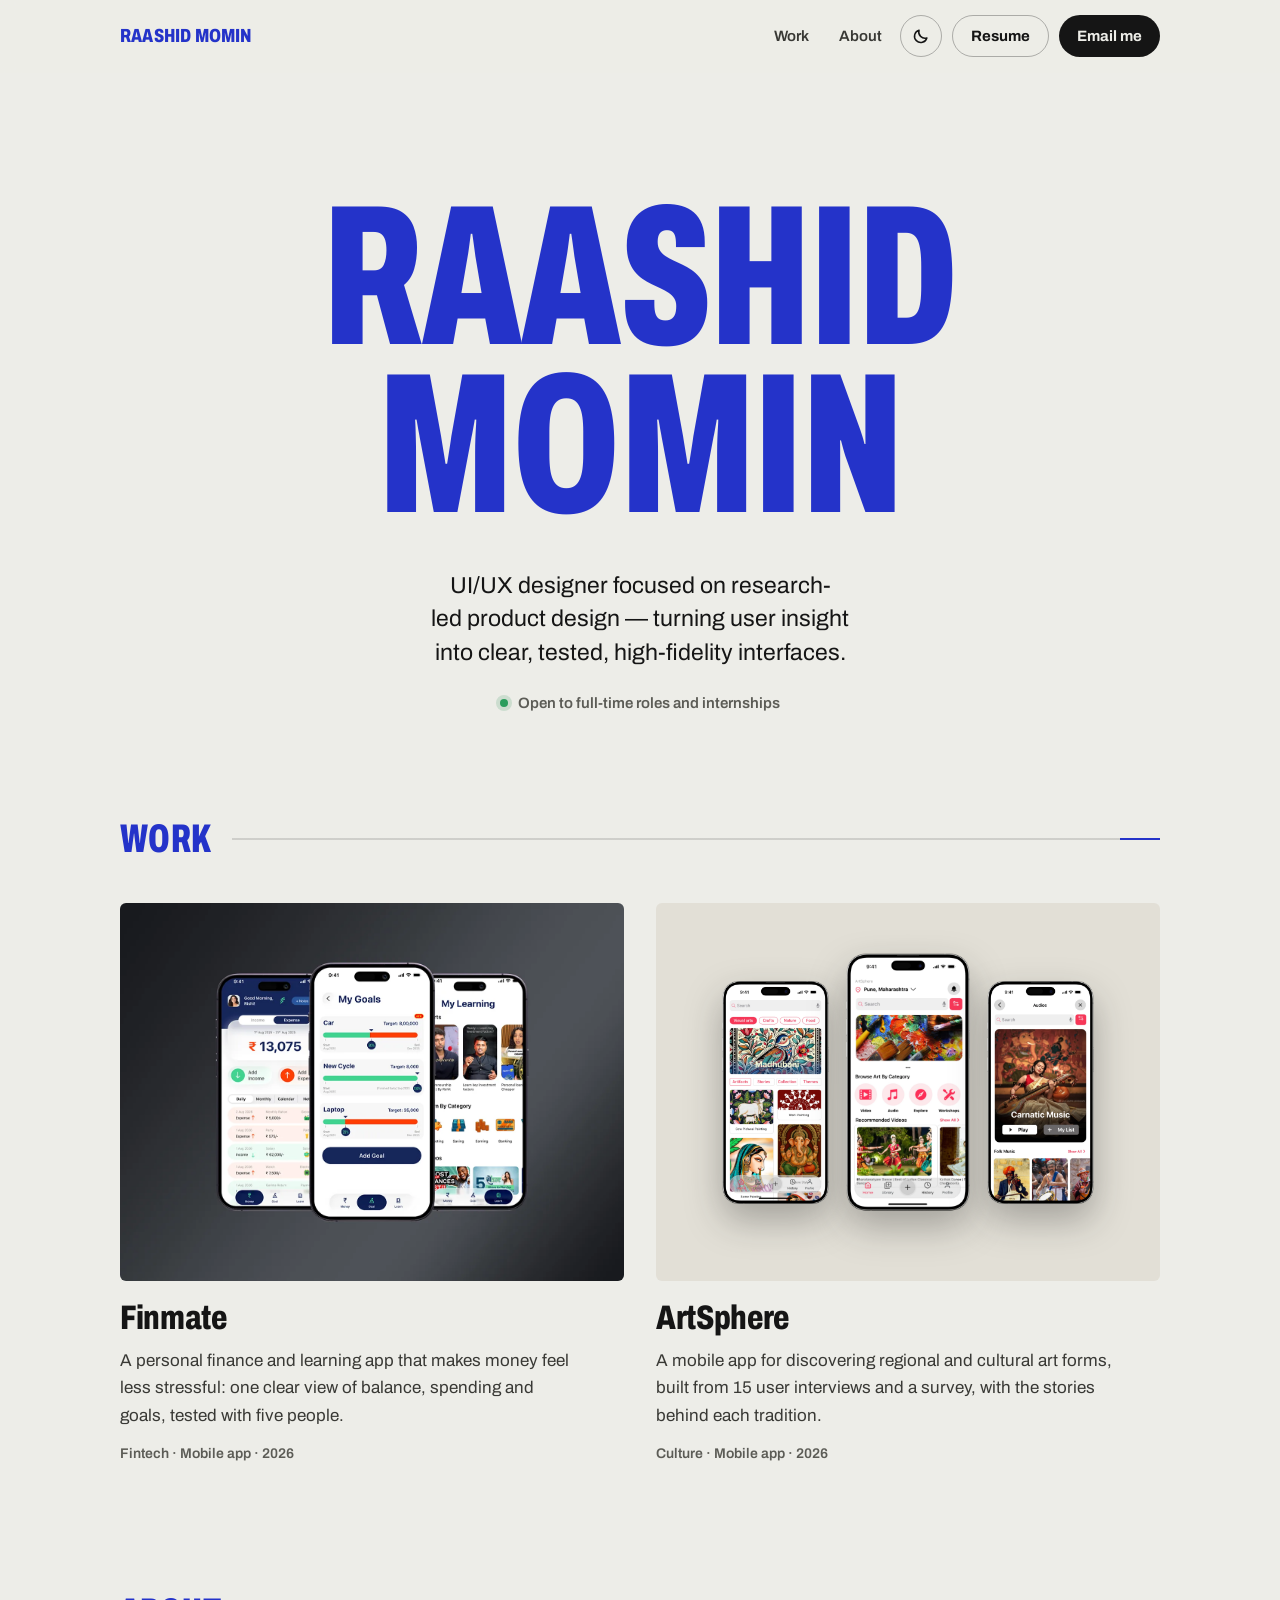
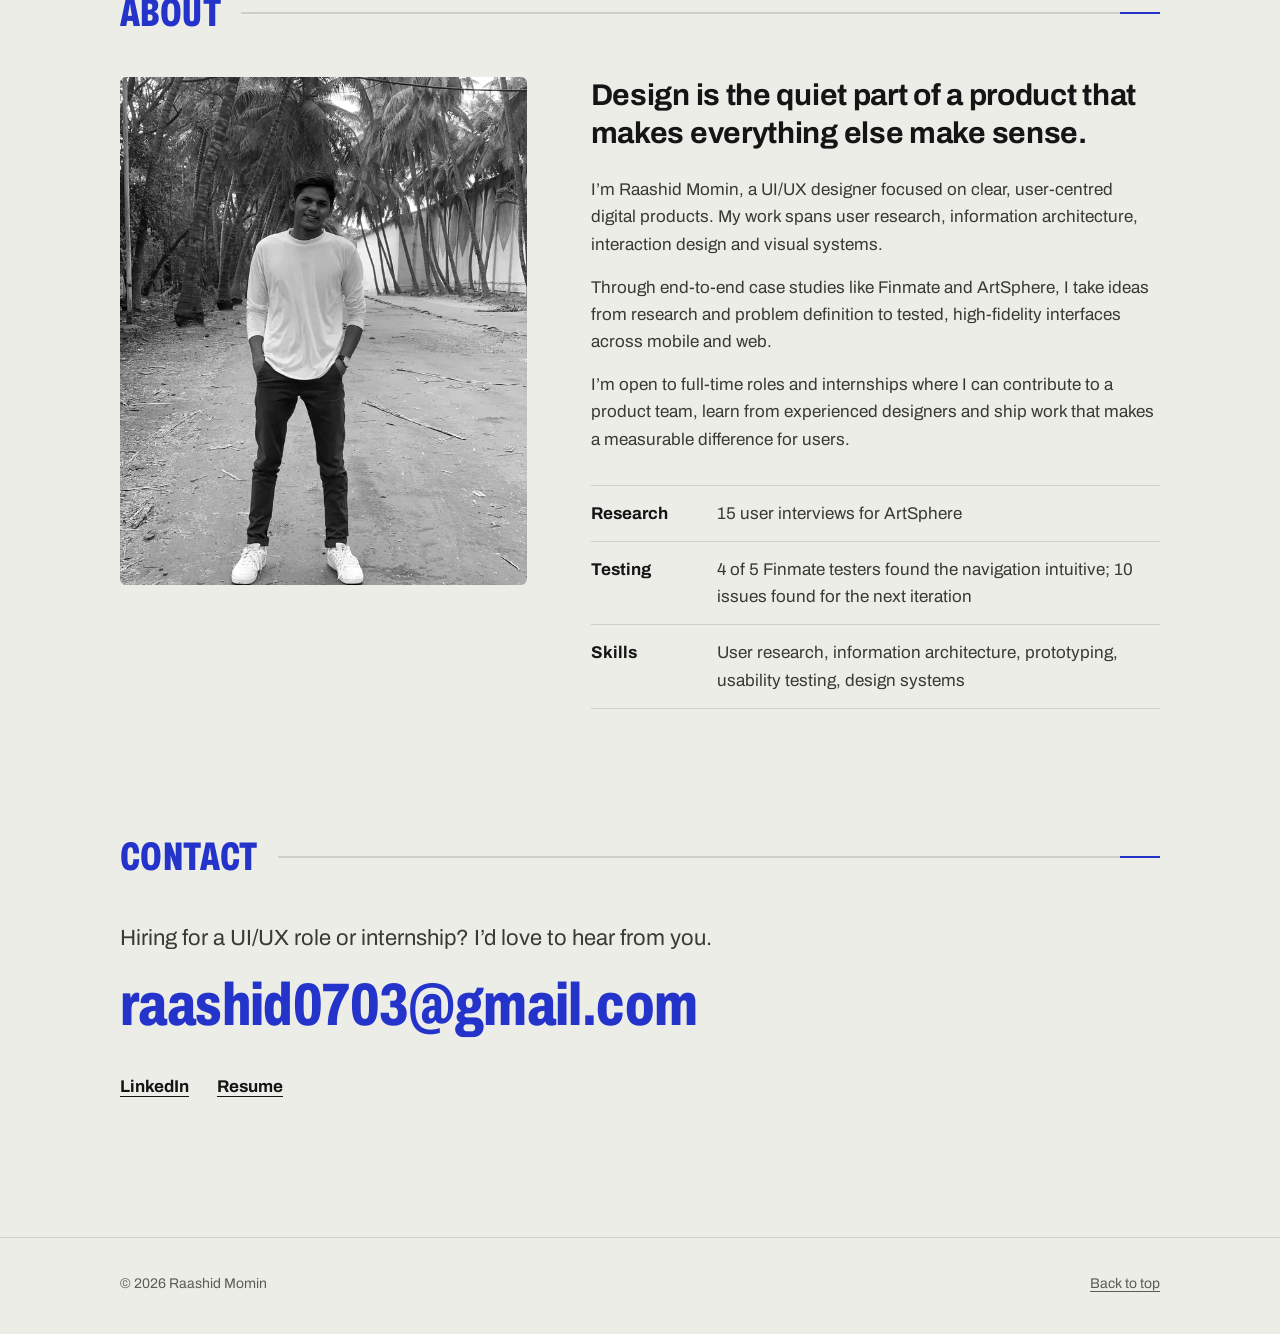
<file: Portfolio.dc.html>
<!doctype html>
<html lang="en">
<head>
<meta charset="utf-8">
<title>Moved — Raashid Momin</title>
<meta name="robots" content="noindex">
<link rel="canonical" href="https://raashid07.github.io/Raashids-Portfolio/">
<meta http-equiv="refresh" content="0; url=index.html">
<script>location.replace('index.html' + location.hash);</script>
</head>
<body style="background:#07060a;color:#f3f2f2;font-family:system-ui,sans-serif;padding:24px">
<p>This page has moved to <a href="index.html" style="color:#b9a4ff">index.html</a>.</p>
</body>
</html>
</file>
<file: site.css>
/* Raashid Momin — portfolio. 60 canvas · 30 ink + paper · 10 cobalt */
@font-face{font-family:"Archivo";src:url(assets/fonts/archivo.woff2) format("woff2");font-weight:100 900;font-stretch:62% 125%;font-style:normal;font-display:swap}
@font-face{font-family:"Archivo";src:url(assets/fonts/archivo-italic.woff2) format("woff2");font-weight:100 900;font-stretch:62% 125%;font-style:italic;font-display:swap}

:root{
  --canvas:#edede8;     /* 60 */
  --paper:#f8f8f4;      /* 30: surfaces */
  --ink:#151515;        /* 30: text, dark controls */
  --ink-2:#393935;
  --muted:#5c5c56;
  --line:rgba(21,21,21,.14);
  --line-2:rgba(21,21,21,.3);
  --accent:#2433c9;     /* 10 */
  --accent-ink:#1a268f;
  --cover:#e2dfd6;
  --thumb:#b9b9b2;
  color-scheme:light;
  --col:1040px;
  --gut:clamp(20px,4vw,40px);
  --ease:cubic-bezier(.16,1,.3,1);
}
:root[data-theme="dark"]{--canvas:#141413;--paper:#1f1f1d;--ink:#f0f0ea;--ink-2:#cfcfc8;--muted:#a8a8a1;--line:rgba(240,240,234,.16);--line-2:rgba(240,240,234,.34);--accent:#96a2ff;--accent-ink:#b0b9ff;--cover:#262624;--thumb:#55554f;color-scheme:dark}
*,*::before,*::after{box-sizing:border-box}
html{-webkit-text-size-adjust:100%;scrollbar-color:var(--thumb) var(--canvas);scroll-padding-top:88px}
@media (prefers-reduced-motion:no-preference){html{scroll-behavior:smooth}}
body{margin:0;background:var(--canvas);color:var(--ink);font:400 17px/1.6 "Archivo",system-ui,sans-serif;font-stretch:100%;-webkit-font-smoothing:antialiased;text-rendering:optimizeLegibility}
img{display:block;max-width:100%;height:auto}
a{color:inherit;text-underline-offset:.22em;text-decoration-thickness:1px}
::selection{background:var(--accent);color:var(--canvas)}
:focus-visible{outline:2px solid var(--accent);outline-offset:3px;border-radius:4px}
.sr{position:absolute;width:1px;height:1px;overflow:hidden;clip:rect(0 0 0 0);white-space:nowrap}
.skip{position:absolute;left:16px;top:-80px;z-index:50;padding:10px 16px;border-radius:999px;background:var(--ink);color:var(--canvas);font-weight:700;text-decoration:none}
.skip:focus{top:12px}
main{outline:none}
.col{width:100%;max-width:calc(var(--col) + var(--gut)*2);margin:0 auto;padding:0 var(--gut)}

/* header */
.top{position:sticky;top:0;z-index:20;background:color-mix(in srgb,var(--canvas) 88%,transparent);backdrop-filter:saturate(1.4) blur(10px);-webkit-backdrop-filter:saturate(1.4) blur(10px);border-bottom:1px solid transparent;transition:border-color .3s}
.top.is-stuck{border-bottom-color:var(--line)}
.top-in{max-width:calc(var(--col) + var(--gut)*2);margin:0 auto;padding:14px var(--gut);display:flex;align-items:center;justify-content:space-between;gap:16px}
.mark{font-weight:800;font-stretch:75%;font-size:19px;letter-spacing:.01em;text-transform:uppercase;text-decoration:none;color:var(--accent)}
.top-nav{display:flex;align-items:center;gap:6px}
.top-nav>a:not(.pill){padding:10px 12px;font-size:15px;font-weight:600;text-decoration:none;color:var(--ink-2)}
.top-nav>a:not(.pill):hover{color:var(--ink);text-decoration:underline}
.pill{display:inline-flex;align-items:center;gap:8px;min-height:42px;padding:0 18px;border-radius:999px;font-size:15px;font-weight:700;text-decoration:none;transition:background-color .2s,color .2s,border-color .2s}
.pill-line{border:1.5px solid var(--line-2);color:var(--ink)}
.pill-line:hover{border-color:var(--ink)}
.pill-ink{background:var(--ink);color:var(--canvas);margin-left:4px}
.pill-ink:hover{background:var(--accent)}
.theme-btn{display:inline-grid;place-items:center;width:42px;height:42px;margin-right:4px;padding:0;border:1.5px solid var(--line-2);border-radius:50%;background:none;color:var(--ink);cursor:pointer;transition:border-color .2s}
.theme-btn:hover{border-color:var(--ink)}
.theme-btn .i-sun{display:none}
[data-theme="dark"] .theme-btn .i-sun{display:block}
[data-theme="dark"] .theme-btn .i-moon{display:none}

/* hero */
.hero{padding-top:clamp(56px,10vw,120px);padding-bottom:clamp(56px,9vw,104px);text-align:center}
.name{margin:0;color:var(--accent);font-weight:800;font-stretch:62%;text-transform:uppercase;font-size:clamp(60px,23vw,200px);line-height:.84;letter-spacing:-.005em}
.name span{display:block}
.lede{max-width:34ch;margin:clamp(28px,4vw,40px) auto 0;font-size:clamp(19px,2vw,23px);line-height:1.45;color:var(--ink);text-wrap:balance}
.status{display:inline-flex;align-items:center;gap:10px;margin:22px 0 0;font-size:15px;font-weight:600;color:var(--muted)}
.dot{width:8px;height:8px;border-radius:50%;background:#2a9d5c;box-shadow:0 0 0 4px rgba(31,138,76,.16)}
@media (prefers-reduced-motion:no-preference){
  .name span{animation:wipe 1.1s var(--ease) both}
  .name span+span{animation-delay:.12s}
  @keyframes wipe{from{clip-path:inset(0 0 100% 0);transform:translateY(.12em)}to{clip-path:inset(0 0 -10% 0);transform:none}}
}

/* section heading with a running rule */
.block{padding-bottom:clamp(72px,10vw,128px)}
.rule-h{display:flex;align-items:center;gap:20px;margin:0 0 clamp(28px,4vw,44px);color:var(--accent);font-weight:800;font-stretch:62%;text-transform:uppercase;font-size:clamp(30px,3.6vw,40px);line-height:1;letter-spacing:.01em}
.rule-h::after{content:"";flex:1;height:1.5px;background:linear-gradient(90deg,var(--line) calc(100% - 40px),var(--accent) calc(100% - 40px))}

/* work */
.grid{display:grid;grid-template-columns:repeat(2,minmax(0,1fr));gap:clamp(28px,4vw,48px) clamp(20px,3vw,32px)}
.proj{display:flex;flex-direction:column;gap:20px}
.cover{position:relative;display:block;aspect-ratio:4/3;overflow:hidden;border-radius:6px;background:var(--paper);isolation:isolate}
.cover-fin{background:#1c1e22}
.cover-fin img{width:100%;height:100%;object-fit:cover;transition:transform .7s var(--ease)}
.cover-as{background:var(--cover)}
.phones{position:absolute;inset:0;display:flex;align-items:center;justify-content:center;gap:4%;padding:0 9%;transition:transform .7s var(--ease)}
.phones img{width:26%;filter:drop-shadow(0 16px 18px rgba(21,21,21,.3))}
.phones img:nth-child(2){width:30%;transform:translateY(-4%)}
.peek{position:absolute;left:50%;top:50%;display:inline-flex;align-items:center;gap:8px;padding:12px 18px;border-radius:999px;background:#fff;color:var(--ink);font-size:15px;font-weight:700;white-space:nowrap;box-shadow:0 10px 30px -10px rgba(0,0,0,.35);opacity:0;transform:translate(-50%,-38%) scale(.96);transition:opacity .3s,transform .5s var(--ease);pointer-events:none}
.cover:hover .peek,.cover:focus-visible .peek{opacity:1;transform:translate(-50%,-50%)}
.cover-fin:hover img,.cover-fin:focus-visible img{transform:scale(1.025)}
.cover-as:hover .phones,.cover-as:focus-visible .phones{transform:scale(1.03)}
.proj-txt h3{margin:0;font-weight:800;font-stretch:75%;font-size:clamp(28px,3vw,34px);line-height:1;letter-spacing:-.01em}
.proj-txt h3 a{text-decoration:none}
.proj-txt h3 a:hover{color:var(--accent)}
.proj-txt p{margin:12px 0 0;color:var(--ink-2);max-width:46ch}
.proj-txt .tags{margin-top:14px;font-size:14px;font-weight:600;color:var(--muted)}
@media (hover:none){.peek{display:none}}

/* about */
.about{display:grid;grid-template-columns:minmax(0,5fr) minmax(0,7fr);gap:clamp(28px,5vw,64px);align-items:start}
.portrait{width:100%;aspect-ratio:4/5;object-fit:cover;object-position:50% 30%;border-radius:6px;filter:grayscale(1) contrast(1.05)}
.about-txt p{margin:0 0 16px;max-width:60ch;color:var(--ink-2)}
.about-txt .big{font-size:clamp(24px,2.6vw,30px);line-height:1.25;font-weight:700;color:var(--ink);letter-spacing:-.01em;margin-bottom:24px;text-wrap:balance}
.facts{margin:32px 0 0;border-top:1px solid var(--line)}
.facts div{display:grid;grid-template-columns:110px 1fr;gap:16px;padding:14px 0;border-bottom:1px solid var(--line)}
.facts dt{font-weight:700;color:var(--ink)}
.facts dd{margin:0;color:var(--ink-2)}

/* contact */
.contact-lede{margin:0;font-size:clamp(19px,2vw,22px);color:var(--ink-2)}
.mail{display:inline-block;margin-top:18px;color:var(--accent);font-weight:800;font-stretch:75%;font-size:clamp(30px,5.4vw,60px);line-height:1.05;letter-spacing:-.01em;text-decoration:none;overflow-wrap:anywhere;background:linear-gradient(currentColor,currentColor) 0 100%/0 2px no-repeat;transition:background-size .5s var(--ease)}
.mail:hover{background-size:100% 2px}
.links{display:flex;gap:28px;margin:28px 0 0;font-weight:700}
.links a{display:inline-flex;align-items:center;min-height:44px}
.links a:hover{color:var(--accent)}

/* footer */
.foot{border-top:1px solid var(--line)}
.foot-in{display:flex;justify-content:space-between;align-items:center;gap:16px;padding-top:24px;padding-bottom:28px;font-size:14px;color:var(--muted)}
.foot a{display:inline-flex;min-height:44px;align-items:center}
.foot a:hover{color:var(--ink)}

@media (max-width:760px){
  body{font-size:16px}
  .top-nav>a:not(.pill){display:none}
  .pill{min-height:40px;padding:0 14px;font-size:14px}
  .theme-btn{width:40px;height:40px}
  .grid,.about{grid-template-columns:1fr}
  .portrait{max-width:360px}
  .facts div{grid-template-columns:1fr;gap:2px}
}
@media (max-width:380px){.mark{font-size:16px}.pill-line{display:none}}

/* one phone frame for every app screen */
[data-ph]{position:relative;padding:3.4%;border-radius:17%/8.1%;background:#131313;box-shadow:inset 0 0 0 1px rgba(255,255,255,.18),0 24px 44px -24px rgba(21,21,21,.55)}
[data-ph]::before{content:"";position:absolute;left:-1%;top:15%;width:1.2%;height:17%;border-radius:2px 0 0 2px;background:linear-gradient(#131313 0 18%,transparent 18% 32%,#131313 32% 62%,transparent 62% 70%,#131313 70% 100%)}
[data-ph]::after{content:"";position:absolute;right:-1%;top:25%;width:1.2%;height:10%;border-radius:0 2px 2px 0;background:#131313}
[data-ph-screen]{position:relative;overflow:hidden;border-radius:14.6%/6.7%;background:#fff}
[data-ph-screen]:not([data-baked])::after{content:"";position:absolute;left:50%;top:1.25%;width:31%;aspect-ratio:125/37;transform:translateX(-50%);border-radius:999px;background:#0b0b0b}
[data-ph-screen] img{display:block!important;width:100%!important;height:100%!important;aspect-ratio:auto!important;object-fit:cover;object-position:top;border:0!important;border-radius:0!important;box-shadow:none!important}
[data-ph-screen][data-baked] img{transform:scale(1.04)}
.mark,.pill{white-space:nowrap}
@media (max-width:340px){.top-in{gap:8px}.mark{font-size:14px}.pill{padding:0 12px;font-size:13px}.pill-ink{margin-left:0}.theme-btn{width:36px;height:36px;margin-right:2px}}
</file>
<file: ds.css>
/* Modernist — design-system tokens and component classes. This file is the source of truth for the system's look; retune it here and see readme.md. */

:root {
  --color-bg: #f3f2f2;
  --color-surface: #eae9e9;
  --color-text: #201e1d;
  --color-accent: #ec3013;
  --color-accent-2: #e15b47;
  --color-divider: color-mix(in srgb, #201e1d 40%, transparent);

  /* Tonal ramps — generated in OKLCH on one shared lightness scale, so the
     same step of any role matches the others in visual value. */
  --color-neutral-100: #f8f4f4;
  --color-neutral-200: #eae7e7;
  --color-neutral-300: #d7d3d3;
  --color-neutral-400: #bab6b6;
  --color-neutral-500: #9b9797;
  --color-neutral-600: #7d7979;
  --color-neutral-700: #605d5d;
  --color-neutral-800: #444141;
  --color-neutral-900: #2d2b2b;

  --color-accent-100: #fff2ef;
  --color-accent-200: #ffe0d9;
  --color-accent-300: #ffc4b8;
  --color-accent-400: #ff9783;
  --color-accent-500: #ff563c;
  --color-accent-600: #dd2b0f;
  --color-accent-700: #ae1800;
  --color-accent-800: #7c1405;
  --color-accent-900: #4d170e;

  --color-accent-2-100: #fff2ef;
  --color-accent-2-200: #ffe0da;
  --color-accent-2-300: #ffc4b9;
  --color-accent-2-400: #ff9784;
  --color-accent-2-500: #ef6853;
  --color-accent-2-600: #c94b39;
  --color-accent-2-700: #9e3526;
  --color-accent-2-800: #71261b;
  --color-accent-2-900: #471d16;

  --font-heading: "Archivo", system-ui, sans-serif;
  --font-heading-weight: 800;
  --font-body: "Archivo", system-ui, sans-serif;

  --space-1: 4.0px;
  --space-2: 8.0px;
  --space-3: 12.0px;
  --space-4: 16.0px;
  --space-6: 24.0px;
  --space-8: 32.0px;

  --radius-sm: 0px;
  --radius-md: 0px;
  --radius-lg: 0px;

  /* Elevation — derived from the ground: soft ink-tinted shadows on a
     light theme, a hairline edge + ambient darkness on a dark one. */
  --shadow-sm: 0 1px 2px color-mix(in srgb, #2d2b2b 14%, transparent);
  --shadow-md: 0 3px 10px color-mix(in srgb, #2d2b2b 16%, transparent);
  --shadow-lg: 0 12px 32px color-mix(in srgb, #2d2b2b 22%, transparent);
}

body {
  background: var(--color-bg);
  color: var(--color-text);
  font-family: var(--font-body);
}
h1, h2, h3, h4 { font-family: var(--font-heading); font-weight: var(--font-heading-weight); }

.grayscale{filter:grayscale(1) contrast(1.08)}

/* ══════════════════════════════════════════════════════════════════════════
   Components — built with the tokens above. Plain CSS
   on plain HTML: no JavaScript, no build step. Each class is documented in
   readme.md and demonstrated in foundations/ and components/.
   ══════════════════════════════════════════════════════════════════════ */

*, *::before, *::after { box-sizing: border-box; }
body { margin: 0; font-size: 15px; line-height: 1.55; font-weight: 400; }
h1, h2, h3, h4, h5, h6 {
  font-family: var(--font-heading); font-weight: var(--font-heading-weight);
  line-height: 1.12; letter-spacing: -0.015em; margin: 0 0 var(--space-2);
}
h1 { font-size: 42px; }
h2 { font-size: 32px; }
h3 { font-size: 25px; }
h4 { font-size: 20px; }
h5 { font-size: 16px; }
h6 { font-size: 13px; }
h6 { letter-spacing: 0.08em; text-transform: uppercase; }
p { margin: 0 0 var(--space-3); }
a { color: var(--color-accent); text-underline-offset: 3px; }
img { display: block; max-width: 100%; }
figure { margin: 0; }
figcaption {
  font-size: 11px; margin-top: var(--space-1);
  color: color-mix(in srgb, var(--color-text) 55%, transparent);
}
.text-muted { color: color-mix(in srgb, var(--color-text) 55%, transparent); }
:focus { outline: none; }
:focus-visible { outline: 2px solid var(--color-accent); outline-offset: 2px; }
::selection { background: color-mix(in srgb, var(--color-accent) 30%, transparent); }

/* — rules — */
.hr {
  height: 2px; border: 0; margin: var(--space-4) 0;
  background: var(--color-divider);
}

/* — buttons — */
.btn {
  display: inline-flex; align-items: center; justify-content: center; gap: 6px;
  cursor: pointer; text-decoration: none;
  font-family: var(--font-heading); font-weight: var(--font-heading-weight);
  font-size: 14px; line-height: 1.2; color: var(--color-text); /* matches the .input's 14px —
     the pair sits side by side in sign-up rows */
  background: transparent; border: 1px solid transparent;
  padding: var(--space-2) calc(var(--space-3) * 1.2);
  border-radius: var(--radius-md);
}
.btn svg { display: block; }
.btn:disabled { opacity: 0.45; cursor: not-allowed; }
.btn-primary { background: var(--color-accent); color: var(--color-bg); }
.btn-primary:hover { background: var(--color-accent-600); }
.btn-primary:active { background: var(--color-accent-700); }
.btn-secondary { border-color: var(--color-divider); }
.btn-secondary:hover { background: color-mix(in srgb, var(--color-text) 7%, transparent); }
.btn-secondary:active { background: color-mix(in srgb, var(--color-text) 14%, transparent); }
.btn-ghost { color: var(--color-accent); padding-inline: var(--space-1); }
.btn-ghost:hover { background: color-mix(in srgb, var(--color-accent) 10%, transparent); }
.btn-ghost:active { background: color-mix(in srgb, var(--color-accent) 18%, transparent); }
.btn-icon { width: 36px; height: 36px; padding: 0; }
.btn-block { width: 100%; margin-top: var(--space-2); justify-content: flex-start; text-align: left; }

/* — forms — */
.field > label {
  display: block; font-size: 12px; margin-bottom: 5px;
  color: color-mix(in srgb, var(--color-text) 70%, transparent);
}
.input {
  width: 100%; min-height: 36px; padding: 6px 10px; font: inherit;
  font-size: 14px; color: var(--color-text); caret-color: var(--color-accent);
  background: var(--color-surface);
  border: 1px solid var(--color-divider); border-radius: var(--radius-md);
}
.input:hover { border-color: color-mix(in srgb, var(--color-text) 45%, transparent); }
.input:focus-visible { border-color: var(--color-accent); outline-offset: 0; }
textarea.input { min-height: 90px; resize: vertical; }
.radio { display: inline-flex; align-items: center; gap: 8px; cursor: pointer; font-size: 14px; }
.radio input, .seg-opt input {
  position: absolute; opacity: 0; width: 0; height: 0; pointer-events: none;
}
.radio .dot {
  width: 16px; height: 16px; flex: none; border-radius: 50%;
  border: 1.5px solid var(--color-divider);
}
.radio:hover .dot { border-color: var(--color-accent); }
.radio input:checked + .dot {
  border-color: var(--color-accent); background: var(--color-accent);
  box-shadow: inset 0 0 0 4px var(--color-bg);
}
.radio input:focus-visible + .dot { outline: 2px solid var(--color-accent); outline-offset: 2px; }
.seg {
  display: inline-flex; overflow: hidden;
  border: 1px solid var(--color-divider); border-radius: var(--radius-md);
}
.seg-opt {
  display: inline-flex; align-items: center; gap: 6px;
  padding: 7px 12px; font-size: 13px; cursor: pointer;
}
.seg-opt + .seg-opt { border-left: 1px solid var(--color-divider); }
.seg-opt:has(input:checked) { background: var(--color-accent); color: var(--color-bg); }
.seg-opt:not(:has(input:checked)):hover { background: color-mix(in srgb, var(--color-text) 7%, transparent); }
.seg-opt:has(input:focus-visible) { outline: 2px solid var(--color-accent); outline-offset: -2px; }

/* — cards — */
.card {
  display: flex; flex-direction: column; gap: var(--space-2);
  padding: var(--space-3); border-radius: var(--radius-md); background: var(--color-surface);
}
.card-kicker { font-size: 10px; letter-spacing: 0.1em; text-transform: uppercase; color: var(--color-accent); }
.card-title {
  font-family: var(--font-heading); font-weight: var(--font-heading-weight);
  font-size: 17px; line-height: 1.2;
}
.card-body { margin: 0; font-size: 13px; opacity: 0.8; flex: 1; }
.card-meta {
  display: flex; align-items: center; gap: 6px; font-size: 11px;
  color: color-mix(in srgb, var(--color-text) 50%, transparent);
}
.elev-sm { box-shadow: var(--shadow-sm); }
.elev-md { box-shadow: var(--shadow-md); }
.elev-lg { box-shadow: var(--shadow-lg); }

/* — tags — */
.tag {
  display: inline-flex; align-items: center; font-size: 11px;
  letter-spacing: 0.02em; padding: 3px 10px;
  border-radius: calc(var(--radius-md) * 0.75);
}
.tag-accent { background: var(--color-accent-100); color: var(--color-accent-800); }
.tag-accent-2 { background: var(--color-accent-2-100); color: var(--color-accent-2-800); }
.tag-neutral { background: var(--color-neutral-100); color: var(--color-neutral-800); }
.tag-outline { border: 1px solid var(--color-accent); color: var(--color-accent); }

/* — navigation — */
.nav {
  display: flex; align-items: center; gap: var(--space-4);
  padding: var(--space-3) var(--space-4);
  border-bottom: 2px solid var(--color-divider);
}
.nav-brand {
  font-family: var(--font-heading); font-weight: var(--font-heading-weight);
  font-size: 18px; margin-right: auto;
}
.nav a { color: inherit; text-decoration: none; font-size: 14px; }
.nav a:hover, .nav a[aria-current='page'] { color: var(--color-accent); }

/* — tables — */
.table { width: 100%; border-collapse: collapse; font-size: 14px; }
.table th {
  text-align: left; font-size: 11px; letter-spacing: 0.08em; text-transform: uppercase;
  color: color-mix(in srgb, var(--color-text) 60%, transparent);
  padding: var(--space-2); border-bottom: 2px solid var(--color-divider);
}
.table td {
  padding: var(--space-2);
  border-bottom: 1px solid var(--color-divider);
}
.table tbody tr:hover { background: color-mix(in srgb, var(--color-text) 4%, transparent); }

/* — dialog — */
.dialog-backdrop {
  position: fixed; inset: 0; display: grid; place-items: center;
  padding: var(--space-4);
  background: color-mix(in srgb, var(--color-neutral-900) 50%, transparent);
}
.dialog {
  width: min(440px, 100%); display: flex; flex-direction: column; gap: var(--space-3);
  padding: var(--space-4); border-radius: var(--radius-lg);
  background: var(--color-surface); box-shadow: var(--shadow-lg);
}
.dialog-title {
  font-family: var(--font-heading); font-weight: var(--font-heading-weight);
  font-size: 20px;
}
.dialog-body { font-size: 14px; opacity: 0.85; }
.dialog-actions { display: flex; justify-content: flex-end; gap: var(--space-2); margin-top: var(--space-2); }
</file>
<file: cs.css>
/* Case studies — same world as the home page: 60 canvas · 30 ink + paper · 10 cobalt */
@font-face{font-family:"Archivo";src:url(assets/fonts/archivo.woff2) format("woff2");font-weight:100 900;font-stretch:62% 125%;font-style:normal;font-display:swap}
@font-face{font-family:"Archivo";src:url(assets/fonts/archivo-italic.woff2) format("woff2");font-weight:100 900;font-stretch:62% 125%;font-style:italic;font-display:swap}
/* theme tokens (r, g, b) — light is the default, dark is opt-in from the header toggle */
:root{--canvas:237,237,232;--paper:248,248,244;--ink:21,21,21;--t1:44,44,41;--t2:57,57,53;--t3:70,70,63;--t4:85,85,79;--t5:92,92,86;--t6:100,100,93;--t7:107,107,100;--accent:36,51,201;--accent2:26,38,143;--c-orange:176,67,31;--c-red:178,58,58;--c-blue:31,95,153;--c-red2:155,44,44;--c-amber:135,88,0;--c-green:31,122,69;--c-pink:168,40,90;--panel:220,220,213;color-scheme:light}
:root[data-theme="dark"]{--canvas:20,20,19;--paper:31,31,29;--ink:240,240,234;--t1:226,226,220;--t2:207,207,200;--t3:194,194,187;--t4:178,178,171;--t5:168,168,161;--t6:158,158,151;--t7:148,148,141;--accent:150,162,255;--accent2:176,185,255;--c-orange:255,158,124;--c-red:255,160,160;--c-blue:159,211,255;--c-red2:255,182,182;--c-amber:255,214,130;--c-green:142,230,174;--c-pink:255,160,196;--panel:44,44,41;color-scheme:dark}
.theme-btn{display:inline-grid;place-items:center;width:42px;height:42px;padding:0;border:1.5px solid rgba(var(--ink),.3);border-radius:50%;background:none;color:rgb(var(--ink));cursor:pointer;transition:border-color .2s,background-color .2s}
.theme-btn:hover{border-color:rgb(var(--ink))}
.theme-btn .i-sun{display:none}
[data-theme="dark"] .theme-btn .i-sun{display:block}
[data-theme="dark"] .theme-btn .i-moon{display:none}
html{scrollbar-color:rgba(var(--ink),.3) rgb(var(--canvas))}
html,body{background:rgb(var(--canvas))!important;color:rgb(var(--ink))}
body{font-family:"Archivo",system-ui,sans-serif;-webkit-font-smoothing:antialiased}
::selection{background:rgb(var(--accent));color:rgb(var(--canvas))}
a{text-underline-offset:.22em}

/* no decorative glows */
[style*="radial-gradient"][style*="blur("]{display:none!important}

/* display type: condensed Archivo in the accent, like the home page */
h1{font-stretch:62%!important;text-transform:uppercase;letter-spacing:-.005em!important;line-height:.86!important;color:rgb(var(--accent))!important}
h1 span{color:inherit!important}
[data-step] h2{font-stretch:75%!important}

/* sticky header reads as part of the canvas */
[data-m="cs-head"]{background:rgba(var(--canvas),.9)!important;backdrop-filter:saturate(1.4) blur(10px);-webkit-backdrop-filter:saturate(1.4) blur(10px);border-bottom-color:rgba(var(--ink),.14)!important}
[data-m="cs-logo"]{color:rgb(var(--accent))!important;text-transform:uppercase;font-stretch:75%}
[data-m="cs-logo"] span{display:none}

/* photos and screens sit on paper, not on glow */
[data-m="hero-shots"] img{border-color:rgba(21,21,21,.1)!important;box-shadow:0 18px 40px -18px rgba(21,21,21,.35)}

/* one phone frame for every app screen */
[data-ph]{position:relative;padding:3.4%;border-radius:17%/8.1%;background:#131313;box-shadow:inset 0 0 0 1px rgba(255,255,255,.18),0 24px 44px -24px rgba(21,21,21,.55)}
[data-ph]::before{content:"";position:absolute;left:-1%;top:15%;width:1.2%;height:17%;border-radius:2px 0 0 2px;background:linear-gradient(#131313 0 18%,transparent 18% 32%,#131313 32% 62%,transparent 62% 70%,#131313 70% 100%)}
[data-ph]::after{content:"";position:absolute;right:-1%;top:25%;width:1.2%;height:10%;border-radius:0 2px 2px 0;background:#131313}
[data-ph-screen]{position:relative;overflow:hidden;border-radius:14.6%/6.7%;background:#fff}
[data-ph-screen]:not([data-baked])::after{content:"";position:absolute;left:50%;top:1.25%;width:31%;aspect-ratio:125/37;transform:translateX(-50%);border-radius:999px;background:#0b0b0b}
[data-ph-screen] img{display:block!important;width:100%!important;height:100%!important;aspect-ratio:auto!important;object-fit:cover;object-position:top;border:0!important;border-radius:0!important;box-shadow:none!important}
[data-ph-screen][data-baked] img{transform:scale(1.04)}
[data-m="hero-shots"][data-mock] img{aspect-ratio:auto!important;border:0!important;border-radius:0!important;box-shadow:none!important;filter:drop-shadow(0 22px 24px rgba(21,21,21,.28))}
.cs-right{display:inline-flex;align-items:center;gap:16px}
:focus-visible{outline-color:rgb(var(--accent))!important}
/* diagrams are light drawings: flip them with the theme */
[data-theme="dark"] img[src$="user-flow.svg"]{filter:invert(1) hue-rotate(180deg)}
[data-theme="dark"] [data-ph]{box-shadow:inset 0 0 0 1px rgba(255,255,255,.28),0 24px 44px -24px rgba(0,0,0,.8)}
[data-m="cs-head"]>span,[data-m="cs-back"]{white-space:nowrap}
@media (max-width:340px){[data-m="cs-head"]{gap:8px!important}[data-m="cs-head"]>span:not(.cs-right){font-size:11px!important;letter-spacing:.08em!important}.theme-btn{width:36px;height:36px}}
[data-mock] img{display:block;width:100%!important;height:auto!important;filter:drop-shadow(0 20px 22px rgba(21,21,21,.26))}
</file>
